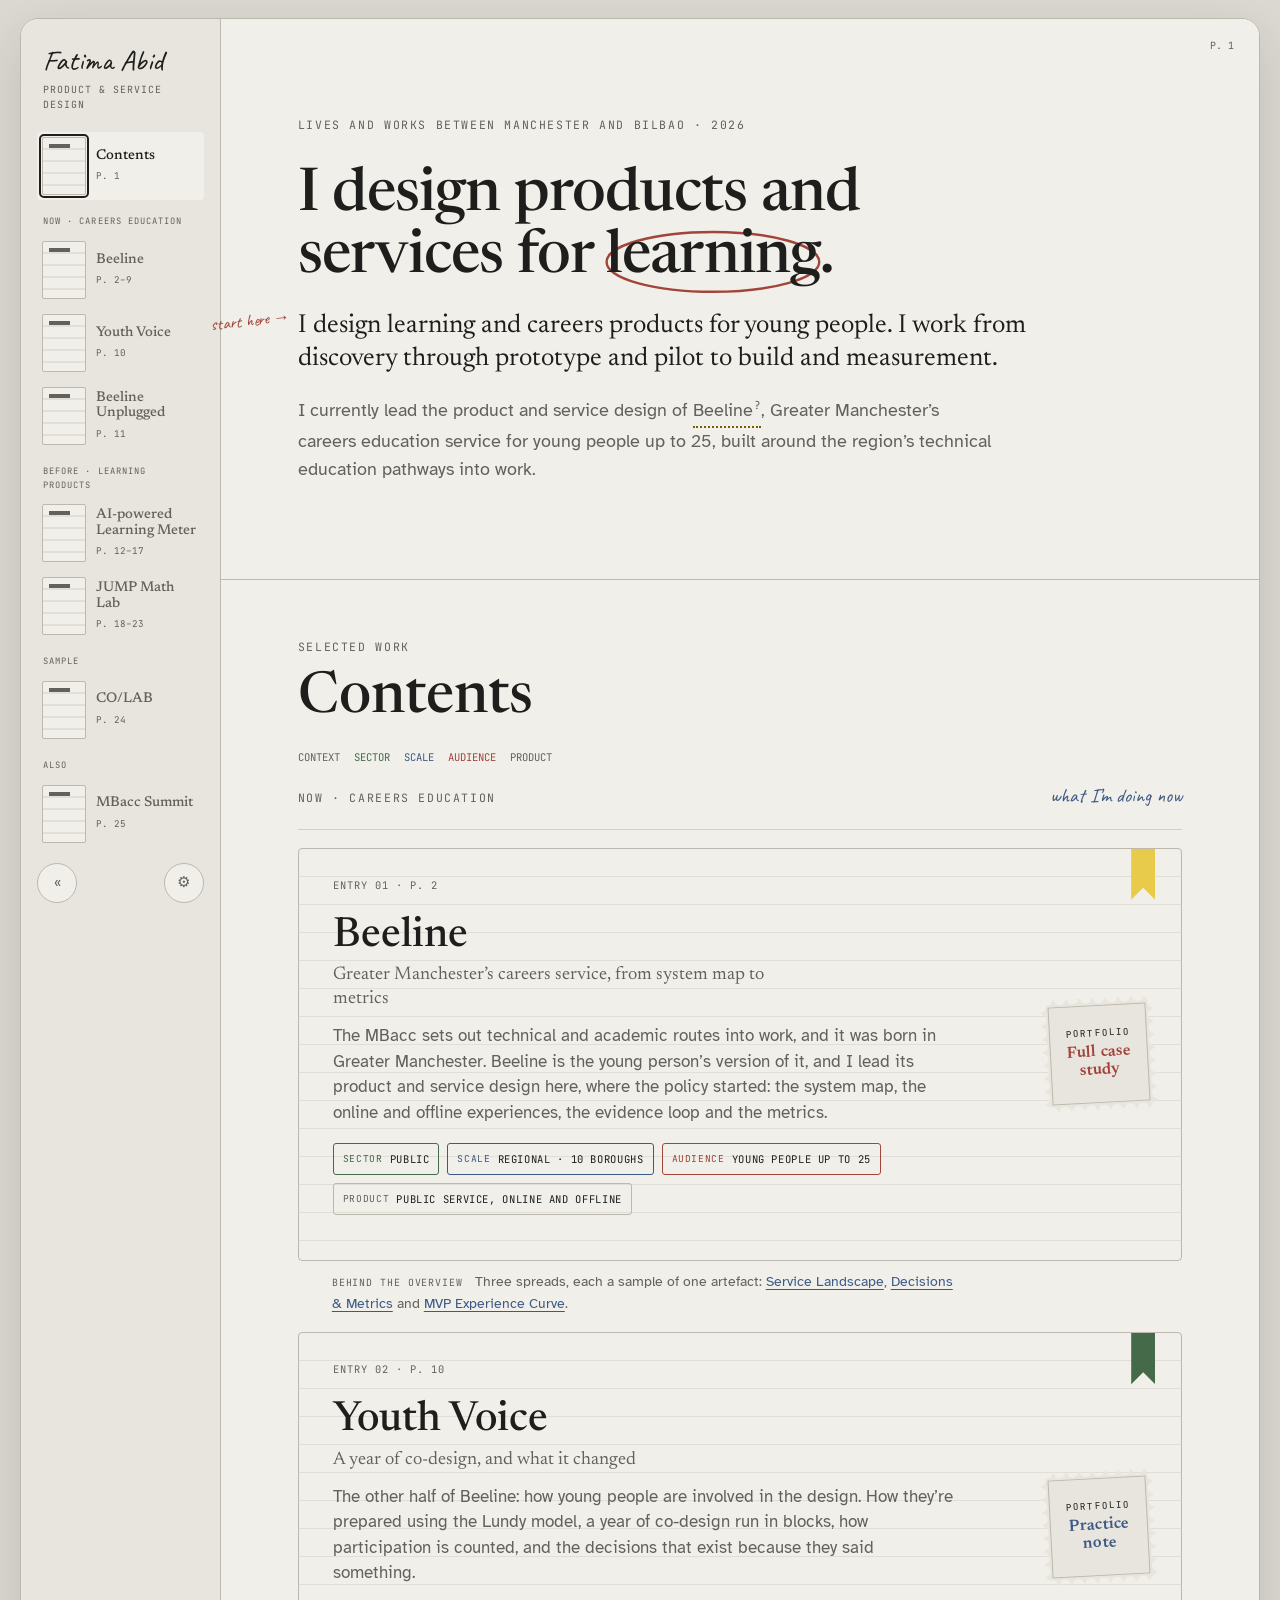
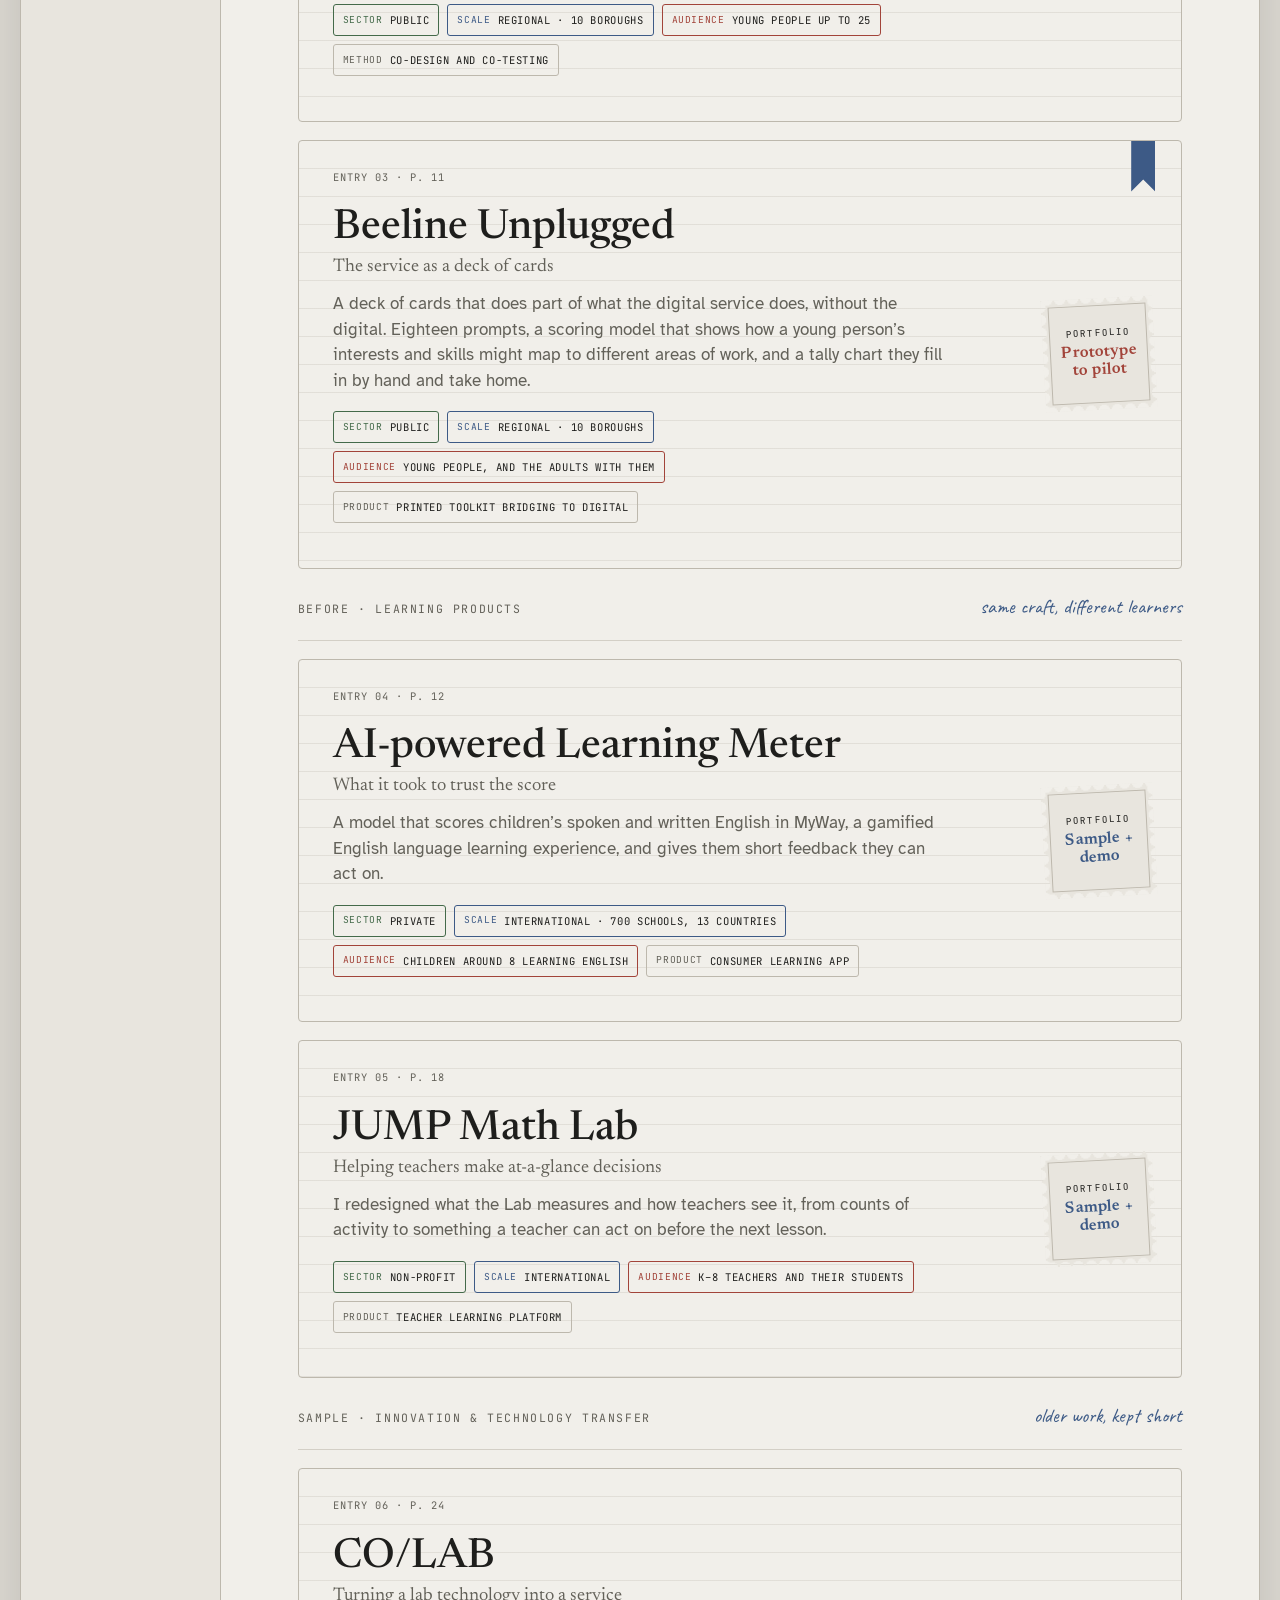
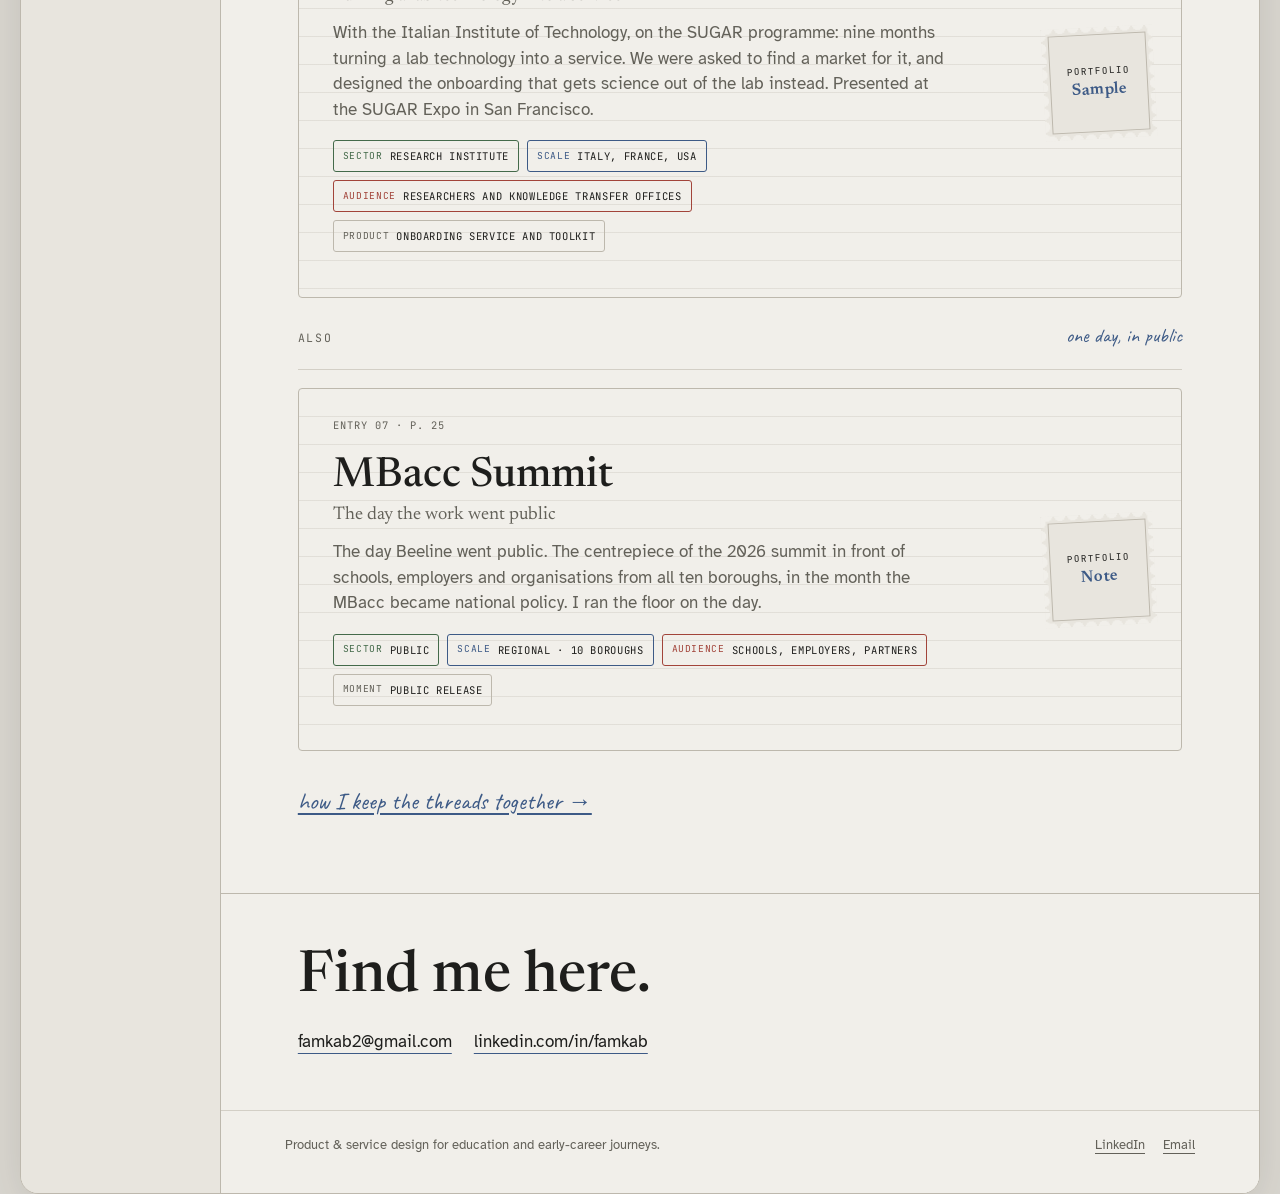
<file: index.html>
<!doctype html>
<html lang="en">
<meta charset="utf-8">
<meta name="viewport" content="width=device-width,initial-scale=1">
<title>Fatima Abid — Product &amp; Service Designer</title>
<meta name="description" content="Portfolio of Fatima Abid, designing education and early-career services from discovery to validated pilot.">
<link rel="icon" href="assets/img/favicon.svg" type="image/svg+xml">
<link rel="alternate icon" href="assets/img/favicon-32.png" sizes="32x32">
<link rel="apple-touch-icon" href="assets/img/favicon-180.png">
<link rel="preconnect" href="https://fonts.googleapis.com">
<link rel="preconnect" href="https://fonts.gstatic.com" crossorigin>
<link rel="stylesheet" href="https://fonts.googleapis.com/css2?family=Newsreader:ital,opsz,wght@0,6..72,400;0,6..72,500;0,6..72,600&family=Atkinson+Hyperlegible:ital,wght@0,400;0,700;1,400&family=Caveat:wght@500;700&family=JetBrains+Mono:wght@400;500&display=swap">
<link rel="stylesheet" href="assets/journal.css">
<style>
main{padding:0}
.home-hero{position:relative;min-height:560px;display:flex;flex-direction:column;justify-content:center;
  padding:70px clamp(24px,6vw,78px) 54px}
.home-hero h1{max-width:850px;margin:18px 0 0}
.hero-line{position:relative}
.margin-note{position:absolute;right:100%;top:2px;margin-right:8px;width:max-content;max-width:88px;
  color:var(--red);font-family:var(--hand);font-size:1.05rem;line-height:1.05;transform:rotate(-6deg);text-align:right;white-space:nowrap}
.hero-line{margin:20px 0 0;max-width:52ch;font-family:var(--serif);font-size:26px;line-height:1.3}
.circled{position:relative;display:inline-block;z-index:0}
.circled svg{position:absolute;z-index:-1;left:-6px;top:-2px;width:calc(100% + 12px);height:calc(100% + 10px);overflow:visible;pointer-events:none}
.circled ellipse{fill:none;stroke:var(--red);stroke-width:2.4;vector-effect:non-scaling-stroke}
.hero-sub{margin-top:20px;max-width:58ch;font-size:18px;color:var(--pencil)}
.home-intro{max-width:650px;margin-top:28px;font-size:1.2rem;color:var(--pencil)}
.contents-section{border-top:1px solid var(--rule-strong);padding:58px clamp(24px,6vw,78px) 70px}
.contents-heading{display:flex;align-items:end;justify-content:space-between;gap:20px;margin-bottom:22px}
.contents-heading h2{margin:6px 0 0;font-size:clamp(2.2rem,5vw,3.6rem);line-height:1}
.contents-heading>span{font-family:var(--hand);font-size:1.5rem;color:var(--blue);transform:rotate(3deg)}
.ctx-legend{margin-bottom:18px;display:flex;flex-wrap:wrap;gap:6px 14px;font-family:var(--mono);font-size:.66rem;text-transform:uppercase;color:var(--pencil)}
.ctx-legend .s{color:var(--green)}.ctx-legend .c{color:var(--blue)}.ctx-legend .a{color:var(--red)}
.entry-list{display:grid;gap:18px}
.group-line{display:flex;flex-wrap:wrap;align-items:baseline;justify-content:space-between;gap:8px;
  border-bottom:1px solid var(--rule);padding-bottom:8px}
.group-line .hand{font-size:1.25rem}
.journal-entry{position:relative;display:block;min-height:250px;overflow:hidden;border:1px solid var(--rule-strong);
  border-radius:4px;padding:28px 34px;background-color:var(--paper);
  background-image:repeating-linear-gradient(to bottom,transparent 0,transparent 27px,var(--rule) 28px);
  text-decoration:none;transition:transform .18s ease}
.journal-entry:hover{transform:translateY(-2px) rotate(-.6deg)}
.journal-entry h3{max-width:760px;margin:22px 0 0;font-family:var(--serif);font-weight:500;
  font-size:clamp(1.8rem,4vw,2.6rem);line-height:1.02}
.entry-meta{font-family:var(--mono);font-size:.65rem;letter-spacing:.1em;text-transform:uppercase;color:var(--pencil);margin:0}
.entry-sub{margin:6px 0 0;font-family:var(--serif);font-size:1.15rem;line-height:1.3;color:var(--pencil);max-width:44ch}
.entry-description{max-width:620px;margin-top:12px;color:var(--pencil)}
.bookmark{position:absolute;right:26px;top:-1px;width:24px;height:52px;clip-path:polygon(0 0,100% 0,100% 100%,50% 77%,0 100%)}
.bk-honey{background:var(--hi-solid)}.bk-blue{background:var(--blue)}.bk-green{background:var(--green)}
.ctx-row{display:flex;flex-wrap:wrap;gap:8px;margin-top:18px;list-style:none;padding:0}
.depth{margin:-8px 0 0;padding:0 34px;font-size:14px;color:var(--pencil);max-width:78ch}
.depth span{font-family:var(--mono);font-size:.62rem;letter-spacing:.09em;text-transform:uppercase;
  margin-right:8px;color:var(--pencil)}
.depth a{color:var(--blue);text-decoration:underline;text-underline-offset:3px}
@media (max-width:760px){ .depth{padding:0 20px} }
.howlink{margin-top:28px;display:inline-flex;min-height:44px;align-items:center;font-family:var(--hand);
  font-size:1.5rem;color:var(--blue);text-decoration:underline;text-underline-offset:4px}
.contact-note{display:grid;gap:22px;border-top:1px solid var(--rule-strong);padding:55px clamp(24px,6vw,78px)}
.contact-note h2{margin:0;font-size:clamp(2.2rem,5vw,3.6rem);line-height:1}
.contact-note div{display:flex;flex-wrap:wrap;gap:22px}
.contact-note a{text-decoration:underline;text-decoration-color:var(--blue);text-underline-offset:6px}
@media (max-width:760px){
  .home-hero{min-height:520px;padding:52px 20px 42px}
  .margin-note{display:none}
  .contents-section,.contact-note{padding-inline:20px}
  .journal-entry{display:flex;min-height:250px;flex-direction:column;justify-content:space-between;padding:20px}
  .bookmark{right:18px}
  }
</style>

<a class="skip" href="#main">Skip to the page</a>
<div class="layout">
<main id="main" tabindex="-1">
  <section class="home-hero">
    <p class="mono">Lives and works between Manchester and Bilbao · 2026</p>
    <h1>I design products and services for <span class="circled">learning<svg viewBox="0 0 240 72" preserveAspectRatio="none" aria-hidden="true"><ellipse cx="120" cy="36" rx="113" ry="30"/></svg></span>.</h1>
    <p class="hero-line"><span class="margin-note" aria-hidden="true">start here →</span>I design learning and careers
      products for young people. I work from discovery through prototype and pilot to build and measurement.</p>
    <p class="hero-sub">I currently lead the product and service design of Beeline, Greater Manchester’s careers
      education service for young people up to 25, built around the region’s technical education pathways into
      work.</p>
  </section>

  <section aria-labelledby="contents-heading" class="contents-section">
    <div class="contents-heading">
      <div><p class="mono">Selected work</p><h2 id="contents-heading">Contents</h2></div>
    </div>
    <div class="ctx-legend"><span>Context</span><span class="s">Sector</span><span class="c">Scale</span><span class="a">Audience</span><span>Product</span></div>

    <div class="entry-list">
      <div class="group-line"><p class="mono">Now · Careers education</p><p class="hand">what I’m doing now</p></div>

      <a class="journal-entry" href="beeline.html">
        <span class="bookmark bk-honey" aria-hidden="true"></span>
        <div>
          <p class="entry-meta">Entry 01 · p. 2</p>
          <h3>Beeline</h3>
          <p class="entry-sub">Greater Manchester’s careers service, from system map to metrics</p>
          <p class="entry-description">The MBacc sets out technical and academic routes into work, and it was born in
            Greater Manchester. Beeline is the young person’s version of it, and I lead its product and service design
            here, where the policy started: the system map, the online and offline experiences, the evidence loop and
            the metrics.</p>
          <ul class="ctx-row" aria-label="Case study context">
            <li class="stamp-ctx stamp-sector"><i>Sector</i>Public</li>
            <li class="stamp-ctx stamp-scale"><i>Scale</i>Regional · 10 boroughs</li>
            <li class="stamp-ctx stamp-audience"><i>Audience</i>Young people up to 25</li>
            <li class="stamp-ctx stamp-product"><i>Product</i>Public service, online and offline</li>
          </ul>
        </div>
        <span class="entry-stamp"><span class="pstamp pstamp-full" aria-hidden="true">Portfolio<b>Full case study</b></span></span>
      </a>
      <p class="depth"><span>Behind the overview</span> Three spreads, each a sample of one artefact:
        <a href="beeline-landscape.html">Service Landscape</a>,
        <a href="beeline-evidence.html">Decisions &amp; Metrics</a> and
        <a href="beeline-showtells.html">MVP Experience Curve</a>.</p>

      
      <a class="journal-entry" href="youth-voice.html">
        <span class="bookmark bk-green" aria-hidden="true"></span>
        <div>
          <p class="entry-meta">Entry 02 · p. 10</p>
          <h3>Youth Voice</h3>
          <p class="entry-sub">A year of co-design, and what it changed</p>
          <p class="entry-description">The other half of Beeline: how young people are involved in the design. How they’re
            prepared using the Lundy model, a year of co-design run in blocks, how participation is counted, and the
            decisions that exist because they said something.</p>
          <ul class="ctx-row" aria-label="Case study context">
            <li class="stamp-ctx stamp-sector"><i>Sector</i>Public</li>
            <li class="stamp-ctx stamp-scale"><i>Scale</i>Regional · 10 boroughs</li>
            <li class="stamp-ctx stamp-audience"><i>Audience</i>Young people up to 25</li>
            <li class="stamp-ctx stamp-product"><i>Method</i>Co-design and co-testing</li>
          </ul>
        </div>
        <span class="entry-stamp"><span class="pstamp pstamp-sample" aria-hidden="true">Portfolio<b>Practice note</b></span></span>
      </a>

      <a class="journal-entry" href="discovery-game.html">
        <span class="bookmark bk-blue" aria-hidden="true"></span>
        <div>
          <p class="entry-meta">Entry 03 · p. 11</p>
          <h3>Beeline Unplugged</h3>
          <p class="entry-sub">The service as a deck of cards</p>
          <p class="entry-description">A deck of cards that does part of what the digital service does, without the digital.
            Eighteen prompts, a scoring model that shows how a young person’s interests and skills might map to
            different areas of work, and a tally chart they fill in by hand and take home.</p>
          <ul class="ctx-row" aria-label="Case study context">
            <li class="stamp-ctx stamp-sector"><i>Sector</i>Public</li>
            <li class="stamp-ctx stamp-scale"><i>Scale</i>Regional · 10 boroughs</li>
            <li class="stamp-ctx stamp-audience"><i>Audience</i>Young people, and the adults with them</li>
            <li class="stamp-ctx stamp-product"><i>Product</i>Printed toolkit bridging to digital</li>
          </ul>
        </div>
        <span class="entry-stamp"><span class="pstamp pstamp-full" aria-hidden="true">Portfolio<b>Prototype to pilot</b></span></span>
      </a>

      <div class="group-line" style="margin-top:8px"><p class="mono">Before · Learning products</p><p class="hand">same craft, different learners</p></div>

      <a class="journal-entry" href="learning-meter.html">
        <div>
          <p class="entry-meta">Entry 04 · p. 12</p>
          <h3>AI-powered Learning Meter</h3>
          <p class="entry-sub">What it took to trust the score</p>
          <p class="entry-description">A model that scores children’s spoken and written English in MyWay, a gamified
            English language learning experience, and gives them short feedback they can act on.</p>
          <ul class="ctx-row" aria-label="Case study context">
            <li class="stamp-ctx stamp-sector"><i>Sector</i>Private</li>
            <li class="stamp-ctx stamp-scale"><i>Scale</i>International · 700 schools, 13 countries</li>
            <li class="stamp-ctx stamp-audience"><i>Audience</i>Children around 8 learning English</li>
            <li class="stamp-ctx stamp-product"><i>Product</i>Consumer learning app</li>
          </ul>
        </div>
        <span class="entry-stamp"><span class="pstamp pstamp-sample" aria-hidden="true">Portfolio<b>Sample + demo</b></span></span>
      </a>

      <a class="journal-entry" href="jump-math.html">
        <div>
          <p class="entry-meta">Entry 05 · p. 18</p>
          <h3>JUMP Math Lab</h3>
          <p class="entry-sub">Helping teachers make at-a-glance decisions</p>
          <p class="entry-description">I redesigned what the Lab measures and how teachers see it, from counts of activity
            to something a teacher can act on before the next lesson.</p>
          <ul class="ctx-row" aria-label="Case study context">
            <li class="stamp-ctx stamp-sector"><i>Sector</i>Non-profit</li>
            <li class="stamp-ctx stamp-scale"><i>Scale</i>International</li>
            <li class="stamp-ctx stamp-audience"><i>Audience</i>K–8 teachers and their students</li>
            <li class="stamp-ctx stamp-product"><i>Product</i>Teacher learning platform</li>
          </ul>
        </div>
        <span class="entry-stamp"><span class="pstamp pstamp-sample" aria-hidden="true">Portfolio<b>Sample + demo</b></span></span>
      </a>

      <div class="group-line" style="margin-top:8px"><p class="mono">Sample · innovation &amp; technology transfer</p><p class="hand">older work, kept short</p></div>

      <a class="journal-entry" href="co-lab.html">
        <div>
          <p class="entry-meta">Entry 06 · p. 24</p>
          <h3>CO/LAB</h3>
          <p class="entry-sub">Turning a lab technology into a service</p>
          <p class="entry-description">With the Italian Institute of Technology, on the SUGAR programme: nine months
            turning a lab technology into a service. We were asked to find a market for it, and designed the onboarding
            that gets science out of the lab instead. Presented at the SUGAR Expo in San Francisco.</p>
          <ul class="ctx-row" aria-label="Case study context">
            <li class="stamp-ctx stamp-sector"><i>Sector</i>Research institute</li>
            <li class="stamp-ctx stamp-scale"><i>Scale</i>Italy, France, USA</li>
            <li class="stamp-ctx stamp-audience"><i>Audience</i>Researchers and knowledge transfer offices</li>
            <li class="stamp-ctx stamp-product"><i>Product</i>Onboarding service and toolkit</li>
          </ul>
        </div>
        <span class="entry-stamp"><span class="pstamp pstamp-sample" aria-hidden="true">Portfolio<b>Sample</b></span></span>
      </a>

      <div class="group-line" style="margin-top:8px"><p class="mono">Also</p><p class="hand">one day, in public</p></div>

      <a class="journal-entry" href="mbacc-summit.html">
        <div>
          <p class="entry-meta">Entry 07 · p. 25</p>
          <h3>MBacc Summit</h3>
          <p class="entry-sub">The day the work went public</p>
          <p class="entry-description">The day Beeline went public. The centrepiece of the 2026 summit in front of
            schools, employers and organisations from all ten boroughs, in the month the MBacc became national policy.
            I ran the floor on the day.</p>
          <ul class="ctx-row" aria-label="Case study context">
            <li class="stamp-ctx stamp-sector"><i>Sector</i>Public</li>
            <li class="stamp-ctx stamp-scale"><i>Scale</i>Regional · 10 boroughs</li>
            <li class="stamp-ctx stamp-audience"><i>Audience</i>Schools, employers, partners</li>
            <li class="stamp-ctx stamp-product"><i>Moment</i>Public release</li>
          </ul>
        </div>
        <span class="entry-stamp"><span class="pstamp pstamp-sample" aria-hidden="true">Portfolio<b>Note</b></span></span>
      </a>
    </div>

    <a class="howlink" href="how-i-work.html">how I keep the threads together →</a>
  </section>

  <section class="contact-note">
    <h2>Find me here.</h2>
    <div>
      <a href="mailto:famkab2@gmail.com">famkab2@gmail.com</a>
      <a href="https://linkedin.com/in/famkab">linkedin.com/in/famkab</a>
    </div>
  </section>
</main>
</div>
<script src="assets/site.js"></script>
</html>
</file>
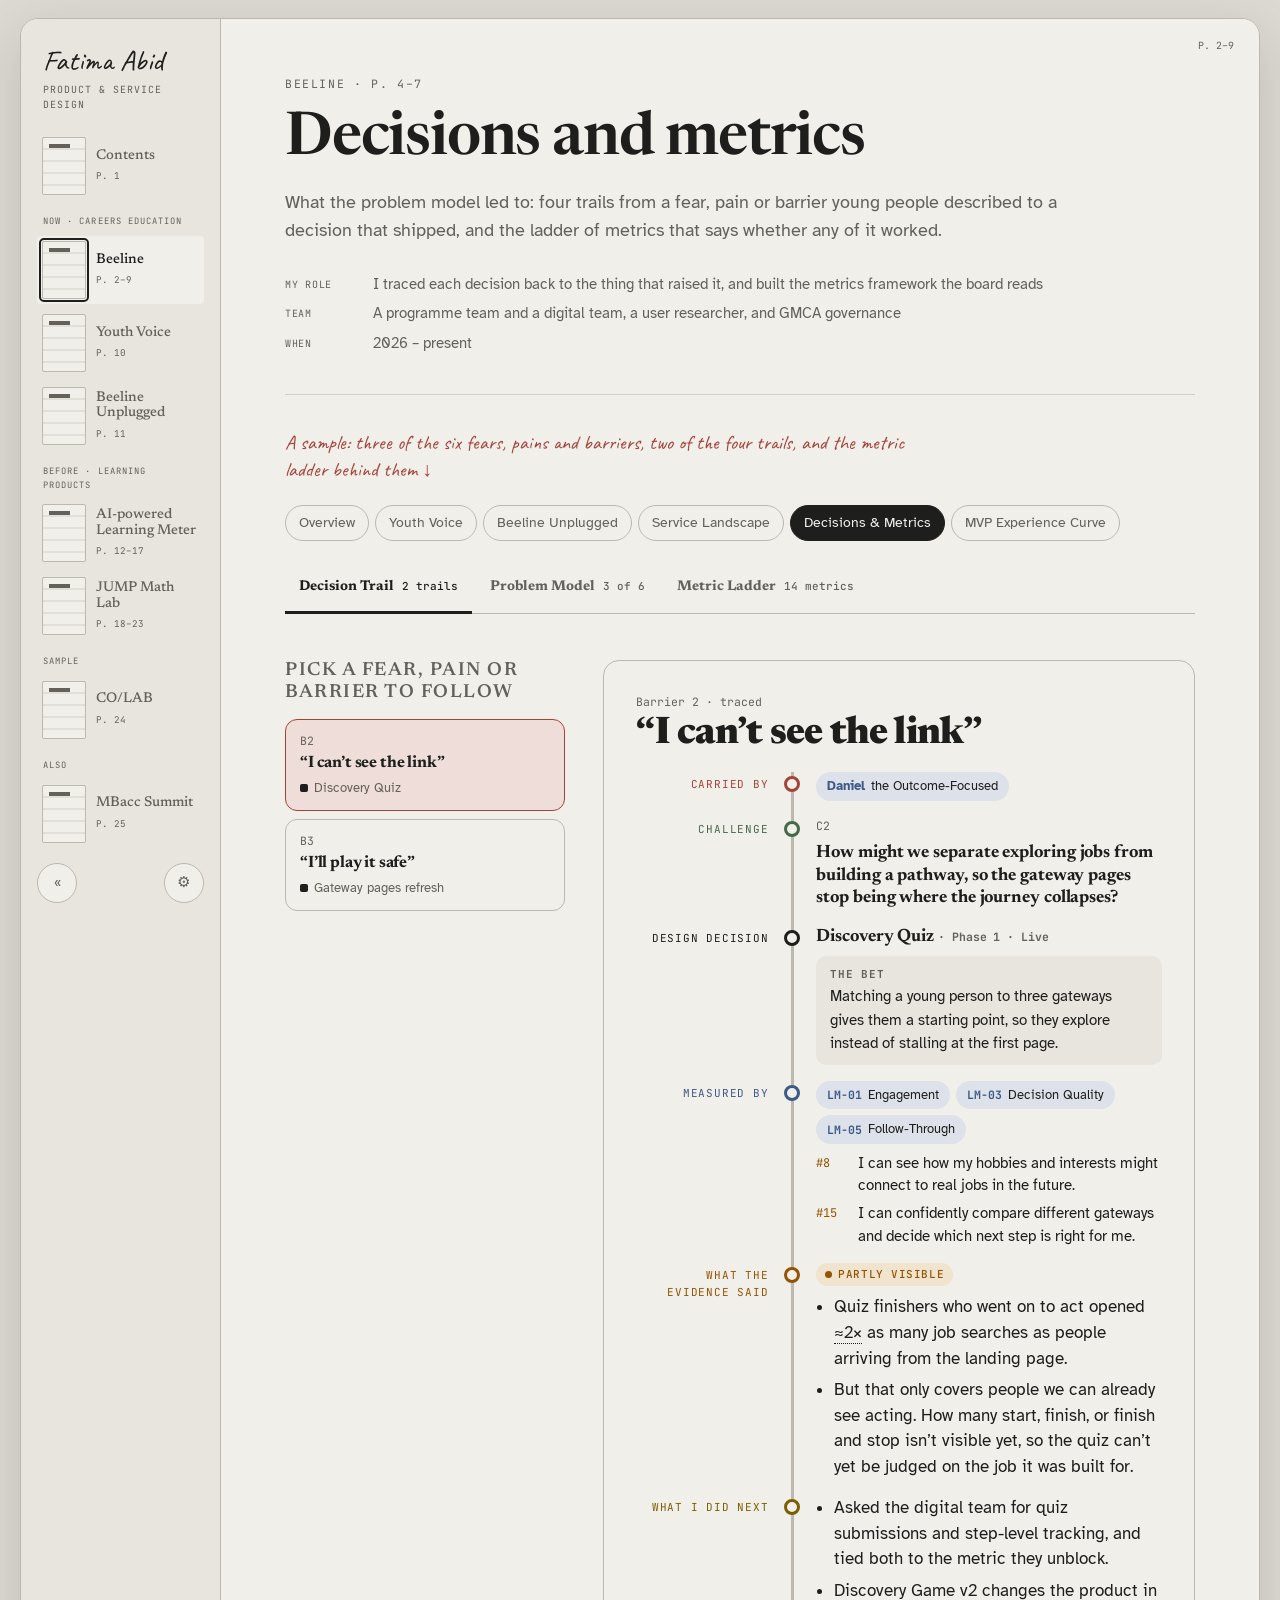
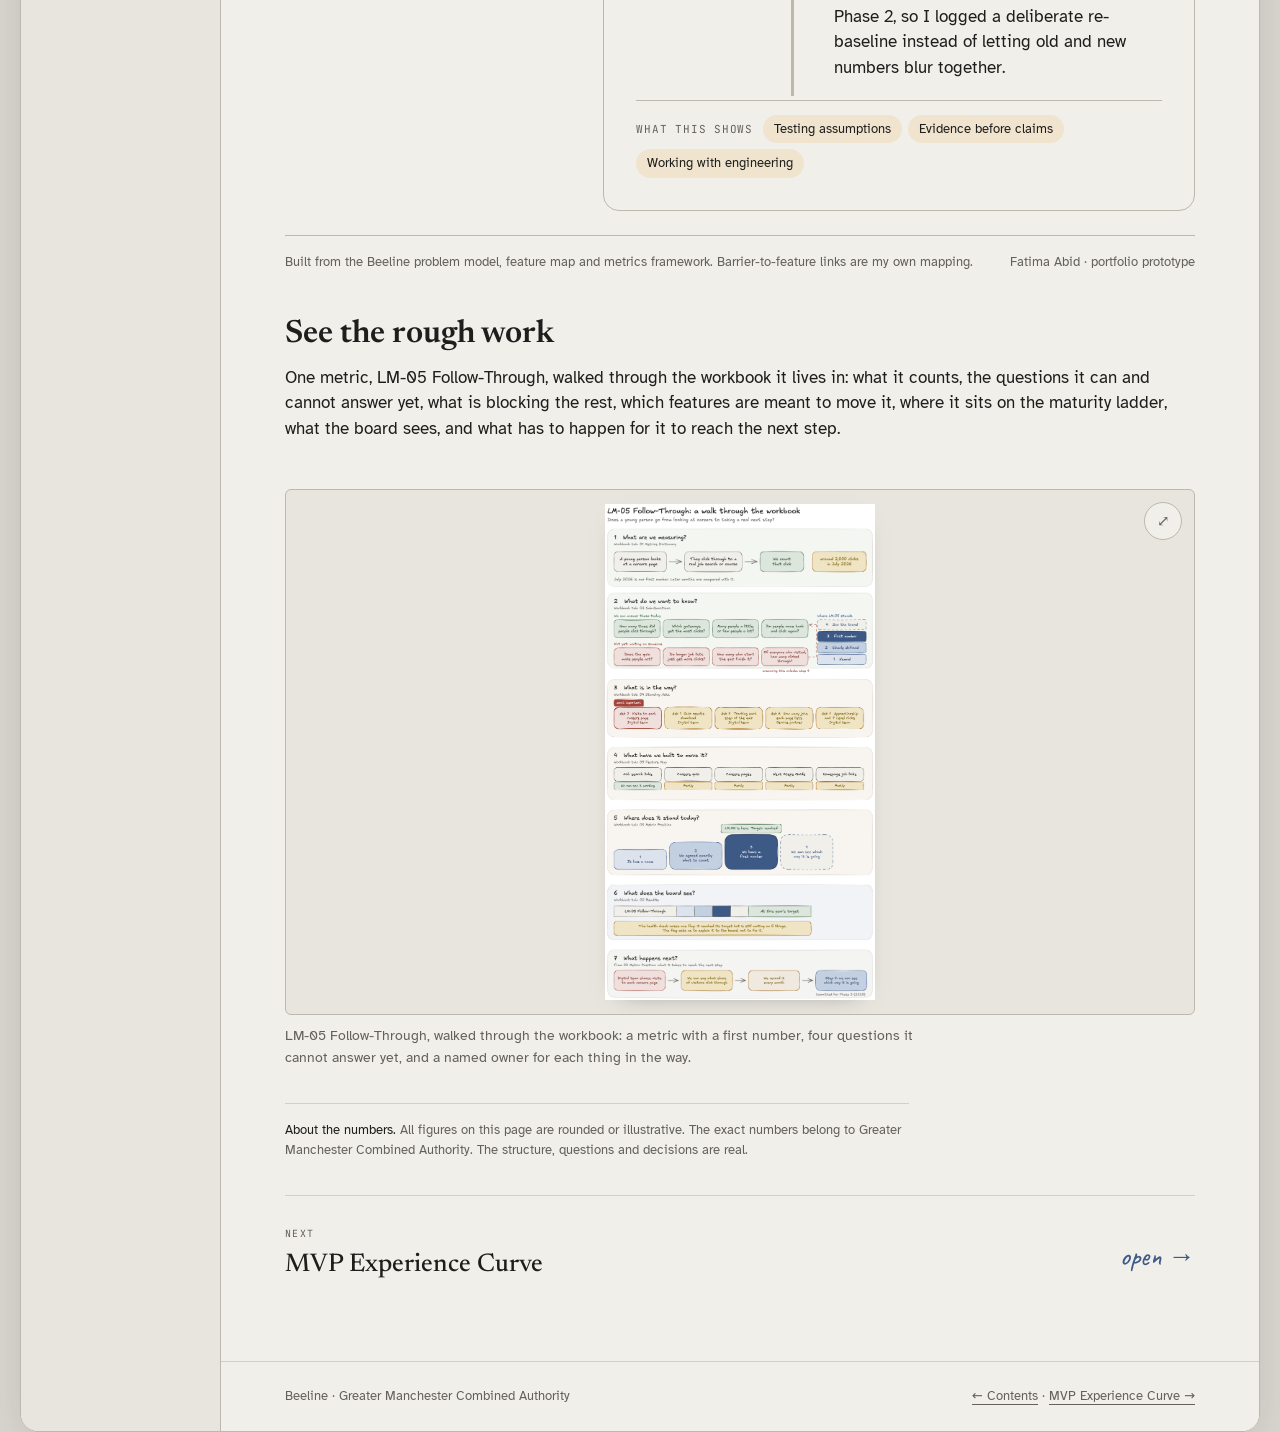
<file: beeline-evidence.html>
<!doctype html>
<html lang="en">
<meta charset="utf-8">
<meta name="viewport" content="width=device-width,initial-scale=1">
<title>Decisions and metrics · Beeline</title>
<link rel="icon" href="assets/img/favicon.svg" type="image/svg+xml">
<link rel="alternate icon" href="assets/img/favicon-32.png" sizes="32x32">
<link rel="apple-touch-icon" href="assets/img/favicon-180.png">
<link rel="preconnect" href="https://fonts.googleapis.com">
<link rel="preconnect" href="https://fonts.gstatic.com" crossorigin>
<link rel="stylesheet" href="https://fonts.googleapis.com/css2?family=Newsreader:ital,opsz,wght@0,6..72,400;0,6..72,500;0,6..72,600&family=Atkinson+Hyperlegible:ital,wght@0,400;0,700;1,400&family=Caveat:wght@500;700&family=JetBrains+Mono:wght@400;500&display=swap">
<link rel="stylesheet" href="assets/journal.css">
<style>

:root{
  --bg:var(--paper); --surface:var(--paper); --sunk:var(--paper-2); --line:var(--rule-strong); --muted:var(--pencil);
  --honey:var(--hi-solid); --honey-soft:var(--amber-w); --honey-ink:var(--hi-ink);
  --display:var(--serif);
  --ok:var(--green); --ok-soft:var(--green-w); --bad:var(--red); --bad-soft:var(--red-w);
  --warn:var(--amber); --warn-soft:var(--amber-w); --part:var(--amber); --part-soft:var(--amber-w);
  --no:var(--pencil); --no-soft:var(--paper-2);
}
h1,h2,h3,h4{font-family:var(--serif)!important;font-weight:600}
.wrap{max-width:none!important}
.wrap>header{display:none}

:root{ --c-bar:var(--red); --c-bar-soft:var(--red-w); --c-per:var(--blue); --c-per-soft:var(--blue-w);
  --c-chl:var(--green); --c-chl-soft:var(--green-w); --c-dec:var(--ink); --c-dec-soft:var(--paper-2);
  --c-met:var(--blue); --c-met-soft:var(--blue-w); --c-out:var(--amber); --c-out-soft:var(--amber-w); }
.subnav{display:flex;flex-wrap:wrap;gap:6px;margin:0 0 26px}
.subnav a{text-decoration:none;font-size:14px;color:var(--pencil);border:1px solid var(--rule-strong);
  border-radius:999px;padding:6px 13px;background:var(--paper)}
.subnav a:hover{border-color:var(--ink);color:var(--ink)}
.subnav a[aria-current="page"]{background:var(--ink);color:var(--paper);border-color:var(--ink)}
.pagehead h1{margin:2px 0 4px}
.where{display:none}

:root{
  --bg:var(--paper-2); --surface:var(--paper); --sunk:var(--paper-2); --muted:var(--pencil); --line:var(--rule-strong);
  --honey:var(--hi-solid); --honey-soft:var(--amber-w); --honey-ink:var(--hi-ink);
  --c-bar:var(--red); --c-bar-soft:var(--red-w);
  --c-per:var(--blue); --c-per-soft:var(--blue-w);
  --c-chl:var(--green); --c-chl-soft:var(--green-w);
  --c-dec:var(--ink); --c-dec-soft:var(--paper-2);
  --c-met:var(--blue); --c-met-soft:var(--blue-w);
  --c-out:var(--amber); --c-out-soft:var(--amber-w);
  --ok:var(--green); --ok-soft:var(--green-w); --part:var(--amber); --part-soft:var(--amber-w); --no:var(--pencil); --no-soft:var(--paper-2);
  --display:var(--serif);
  --body:"Atkinson Hyperlegible","Segoe UI",system-ui,sans-serif;
  --mono:"JetBrains Mono",ui-monospace,"SF Mono",Menlo,monospace;
}
.wrap{max-width:1240px;margin-inline:auto;display:grid;gap:24px}

/* header */
.eyebrow{font-family:var(--mono);font-size:12px;letter-spacing:.08em;text-transform:uppercase;color:var(--muted);display:flex;gap:10px;align-items:center}
h1{font-family:var(--serif);font-weight:600;font-size:clamp(34px,5vw,60px);line-height:1.04;letter-spacing:-.02em;margin:8px 0 10px;text-wrap:balance}
.lede{max-width:66ch;color:var(--muted);margin:0;font-size:18px}
.rough{margin-top:44px;display:grid;gap:12px}
.note{display:flex;gap:10px;align-items:flex-start;background:var(--paper-2);border:1px solid var(--rule);border-radius:6px;padding:10px 14px;font-size:13.5px;max-width:78ch}
.note b{color:var(--honey-ink)}
.approx{border-bottom:1.5px dotted currentColor;cursor:help;white-space:nowrap}

/* tabs */
.tabs{display:flex;gap:4px;border-bottom:1.5px solid var(--line)}
.tab{background:none;border:0;padding:12px 16px 10px;font-family:var(--display);font-weight:700;font-size:17px;color:var(--muted);cursor:pointer;border-bottom:3px solid transparent;margin-bottom:-1.5px;display:flex;gap:8px;align-items:baseline}
.tab small{font-family:var(--mono);font-size:11px;font-weight:500}
.tab[aria-selected="true"]{color:var(--ink);border-bottom-color:var(--honey)}
.tab:hover{color:var(--ink)}

/* ===== decision trail ===== */
.trail-layout{display:grid;grid-template-columns:280px minmax(0,1fr);gap:clamp(20px,3vw,40px);align-items:start}
.picker{display:grid;gap:8px;position:sticky;top:calc(env(safe-area-inset-top,0px) + 16px)}
.picker h2,.panel-h{font-family:var(--mono);font-size:11.5px;font-weight:500;letter-spacing:.08em;text-transform:uppercase;color:var(--muted);margin:0 0 4px}
.pick{text-align:left;background:var(--surface);border:1.5px solid var(--line);border-radius:12px;padding:12px 14px;cursor:pointer;display:grid;gap:4px;transition:border-color .2s,background .2s}
.pick:hover{border-color:var(--c-bar)}
.pick[aria-pressed="true"]{border-color:var(--c-bar);background:var(--c-bar-soft)}
.pick .q{font-family:var(--display);font-weight:700;font-size:16.5px;line-height:1.2;letter-spacing:-.01em}
.pick .f{font-size:13px;color:var(--muted);display:flex;gap:6px;align-items:center}
.pick .f::before{content:"";width:8px;height:8px;border-radius:2px;background:var(--c-dec);flex:none}

.trail{background:var(--surface);border:1.5px solid var(--line);border-radius:16px;padding:clamp(18px,2.6vw,32px);display:grid;gap:0}
.trail-top{display:flex;justify-content:space-between;gap:12px;align-items:flex-start;flex-wrap:wrap;margin-bottom:18px}
.trail-top .q{font-family:var(--display);font-weight:800;font-size:clamp(26px,3vw,38px);line-height:1.05;letter-spacing:-.02em;margin:4px 0 0;text-wrap:balance}
.station{display:grid;grid-template-columns:132px 28px minmax(0,1fr);column-gap:10px;position:relative}
.station .lab{font-family:var(--mono);font-size:11px;letter-spacing:.07em;text-transform:uppercase;color:var(--k);padding-top:4px;text-align:right}
.station .rail{position:relative;display:flex;justify-content:center}
.station .rail::before{content:"";position:absolute;top:0;bottom:0;width:3px;background:var(--line)}
.station:first-of-type .rail::before{top:12px}
.station:last-of-type .rail::before{bottom:auto;height:12px}
.station .dot{position:relative;margin-top:4px;width:16px;height:16px;border-radius:50%;background:var(--surface);border:3.5px solid var(--k);z-index:1}
.station .body{padding-bottom:16px;display:grid;gap:8px}
.station .body .h{font-family:var(--display);font-weight:700;font-size:18px;line-height:1.25;letter-spacing:-.005em}
.station .body p{margin:0;max-width:68ch}
.s-bar{--k:var(--c-bar)} .s-chl{--k:var(--c-chl)} .s-dec{--k:var(--c-dec)} .s-met{--k:var(--c-met)} .s-evi{--k:var(--part)} .s-next{--k:var(--honey-ink)} .s-out{--k:var(--c-out)}
.who{display:flex;flex-wrap:wrap;gap:6px}
.chip{display:inline-flex;align-items:center;gap:6px;border-radius:999px;padding:3px 10px;font-size:13px;background:var(--sunk);border:1px solid var(--line)}
.chip.per{background:var(--c-per-soft);border-color:transparent;color:var(--ink)}
.chip.per b{color:var(--c-per)}
.chip.met{background:var(--c-met-soft);border-color:transparent}
.chip.met b{font-family:var(--mono);font-size:11.5px;color:var(--c-met)}
.bet{background:var(--c-dec-soft);border-radius:10px;padding:10px 14px;font-size:15px}
.bet b{font-family:var(--mono);font-size:11px;letter-spacing:.07em;text-transform:uppercase;display:block;color:var(--muted);margin-bottom:2px}
.meta{font-family:var(--mono);font-size:11.5px;color:var(--muted)}
ul.pts{margin:0;padding-left:18px;display:grid;gap:6px;max-width:70ch}
.pill{display:inline-flex;align-items:center;gap:6px;font-family:var(--mono);font-size:11px;letter-spacing:.05em;text-transform:uppercase;border-radius:999px;padding:3px 9px;font-weight:500;width:max-content}
.pill::before{content:"";width:7px;height:7px;border-radius:50%;background:currentColor}
.pill.yes{background:var(--ok-soft);color:var(--ok)}
.pill.partly{background:var(--part-soft);color:var(--part)}
.pill.no{background:var(--no-soft);color:var(--no)}
.pill.no::before{background:none;border:1.5px solid currentColor}
.outs{display:grid;gap:6px}
.outs div{display:grid;grid-template-columns:34px 1fr;gap:8px;font-size:14.5px}
.outs span{font-family:var(--mono);font-size:12px;color:var(--c-out);padding-top:2px}
.shows{display:flex;flex-wrap:wrap;gap:6px;align-items:center;border-top:1.5px solid var(--line);padding-top:14px;margin-top:4px}
.shows .t{font-family:var(--mono);font-size:11px;letter-spacing:.07em;text-transform:uppercase;color:var(--muted);margin-right:4px}
.shows .chip{background:var(--honey-soft);border-color:transparent}

/* instrument demo */
.demo{border:1.5px dashed var(--c-met);border-radius:12px;padding:14px;display:grid;gap:10px;max-width:520px;background:var(--surface)}
.demo .tag{font-family:var(--mono);font-size:10.5px;letter-spacing:.07em;text-transform:uppercase;color:var(--c-met)}
.demo fieldset{border:0;margin:0;padding:0;display:grid;gap:10px}
.demo legend{font-family:var(--display);font-weight:700;font-size:17px;line-height:1.3;padding:0}
.opts{display:flex;gap:8px;flex-wrap:wrap}
.opts label{position:relative}
.opts input{position:absolute;opacity:0;inset:0;margin:0;cursor:pointer}
.opts span{display:inline-block;border:1.5px solid var(--line);border-radius:999px;padding:8px 16px;font-weight:700;cursor:pointer;background:var(--surface);transition:background .15s,border-color .15s}
.opts input:checked+span{background:var(--c-met);border-color:var(--c-met);color:var(--surface)}
.opts input:focus-visible+span{outline:3px solid var(--honey);outline-offset:2px}
.demo .res{font-size:13.5px;color:var(--muted);min-height:1.5em}

/* ===== metric ladder ===== */
.sum{display:grid;grid-template-columns:repeat(4,minmax(0,1fr));gap:10px}
.sum .c{background:var(--surface);border:1.5px solid var(--line);border-radius:12px;padding:12px 14px;display:grid;gap:2px}
.sum .n{font-family:var(--display);font-weight:800;font-size:30px;line-height:1;letter-spacing:-.02em}
.sum .l{font-size:13px;color:var(--muted)}
.ladder-layout{display:grid;grid-template-columns:minmax(0,1.05fr) minmax(0,1fr);gap:clamp(16px,2.4vw,32px);align-items:start}
.ladder{background:var(--surface);border:1.5px solid var(--line);border-radius:16px;padding:8px 0 10px;overflow:hidden}
.lhead,.lrow{display:grid;grid-template-columns:minmax(0,1.5fr) minmax(170px,1.2fr) 64px;gap:12px;align-items:center;padding:0 16px}
.lhead{font-family:var(--mono);font-size:10.5px;letter-spacing:.06em;text-transform:uppercase;color:var(--muted);padding-block:8px 6px}
.rungs-h{display:grid;grid-template-columns:repeat(4,1fr);text-align:center;font-size:9.5px;letter-spacing:0}
.tier{padding:12px 16px 4px;display:flex;gap:10px;align-items:baseline;border-top:1.5px solid var(--line);margin-top:6px}
.tier:first-of-type{border-top:0;margin-top:0}
.tier b{font-family:var(--display);font-size:14px;letter-spacing:.06em;text-transform:uppercase}
.tier span{font-size:13px;color:var(--muted);font-style:italic}
.lrow{width:100%;text-align:left;background:none;border:0;padding-block:8px;cursor:pointer;border-left:3px solid transparent}
.lrow:hover{background:var(--sunk)}
.lrow[aria-pressed="true"]{background:var(--c-met-soft);border-left-color:var(--c-met)}
.lrow .nm{display:grid;gap:0;min-width:0}
.lrow .nm i{font-style:normal;font-family:var(--mono);font-size:11px;color:var(--c-met)}
.lrow .nm b{font-weight:700;font-size:14.5px;line-height:1.25}
.lrow.sub .nm{padding-left:14px}
.lrow.sub .nm b{font-weight:400;font-size:13.5px}
.track{position:relative;display:grid;grid-template-columns:repeat(4,1fr);align-items:center;height:22px}
.track::before{content:"";position:absolute;left:12.5%;right:12.5%;top:50%;height:2px;background:var(--line);transform:translateY(-50%)}
.track .fill{position:absolute;left:12.5%;top:50%;height:4px;background:var(--c-met);transform:translateY(-50%);border-radius:2px}
.track .n{position:relative;justify-self:center;width:12px;height:12px;border-radius:50%;background:var(--surface);border:2px solid var(--line)}
.track .n.on{background:var(--c-met);border-color:var(--c-met)}
.track .n.tgt{box-shadow:0 0 0 3px var(--surface),0 0 0 5px var(--honey)}
.qa{font-family:var(--mono);font-size:12px;text-align:right;color:var(--muted)}
.qa b{color:var(--ink);font-weight:500}
.legend{display:flex;flex-wrap:wrap;gap:6px 16px;font-size:12.5px;color:var(--muted);padding:10px 16px 2px;border-top:1.5px solid var(--line);margin-top:8px}
.legend i{display:inline-block;width:12px;height:12px;border-radius:50%;vertical-align:-2px;margin-right:6px}

.detail{background:var(--surface);border:1.5px solid var(--line);border-radius:16px;padding:clamp(16px,2.2vw,26px);display:grid;gap:16px;position:sticky;top:calc(env(safe-area-inset-top,0px) + 16px)}
.detail .id{font-family:var(--mono);font-size:12px;color:var(--c-met)}
.detail h3{font-family:var(--display);font-weight:800;font-size:26px;line-height:1.08;letter-spacing:-.015em;margin:2px 0 6px}
.detail p{margin:0}
.kv{display:grid;grid-template-columns:110px minmax(0,1fr);gap:8px 14px;font-size:14.5px}
.kv dt{font-family:var(--mono);font-size:10.5px;letter-spacing:.06em;text-transform:uppercase;color:var(--muted);padding-top:3px}
.kv dd{margin:0}
.qs{list-style:none;margin:0;padding:0;display:grid;gap:8px}
.qs li{display:grid;grid-template-columns:78px minmax(0,1fr);gap:10px;align-items:start;font-size:14px}
.qs li small{display:block;color:var(--muted);font-size:13px;margin-top:2px}
.feats{display:flex;flex-wrap:wrap;gap:6px}
.feats .chip b{font-family:var(--mono);font-size:10.5px;color:var(--muted);font-weight:500}
.asks{list-style:none;margin:0;padding:0;display:grid;gap:6px;font-size:14px}
.asks li{display:grid;grid-template-columns:30px minmax(0,1fr) auto;gap:8px;align-items:baseline}
.asks .num{font-family:var(--mono);font-size:11.5px;color:var(--muted)}
.asks .by{font-size:12px;color:var(--muted);white-space:nowrap}
.asks li.closed{color:var(--muted);text-decoration:line-through}

.checks{background:var(--surface);border:1.5px solid var(--line);border-radius:16px;padding:clamp(16px,2.2vw,26px);display:grid;gap:14px}
.checks h3{font-family:var(--display);font-weight:800;font-size:22px;letter-spacing:-.01em;margin:0}
.checkgrid{display:grid;grid-template-columns:repeat(3,minmax(0,1fr));gap:12px}
.check{border-radius:12px;padding:14px;background:var(--sunk);display:grid;gap:6px;align-content:start}
.check .n{font-family:var(--display);font-weight:800;font-size:28px;line-height:1}
.check .t{font-weight:700;font-size:14.5px}
.check p{margin:0;font-size:13.5px;color:var(--muted)}
.check .ids{display:flex;flex-wrap:wrap;gap:4px}
.check .ids button{font-family:var(--mono);font-size:11.5px;border:1px solid var(--line);background:var(--surface);border-radius:6px;padding:2px 7px;cursor:pointer}
.check .ids button:hover{border-color:var(--c-met);color:var(--c-met)}

footer{font-size:13px;color:var(--muted);display:flex;flex-wrap:wrap;gap:6px 18px;justify-content:space-between;border-top:1.5px solid var(--line);padding-top:16px}

@media (max-width:980px){
  .trail-layout,.ladder-layout{grid-template-columns:1fr}
  .picker{position:static;grid-auto-flow:column;grid-auto-columns:minmax(220px,1fr);overflow-x:auto;padding-bottom:6px}
  .picker h2{display:none}
  }
@media (min-width:981px){ .picker h2{font-family:var(--serif);font-size:19px;font-weight:600;margin:0 0 8px}
  .detail{position:static}
  .checkgrid{grid-template-columns:1fr}
  .sum{grid-template-columns:repeat(2,minmax(0,1fr))}
}
@media (max-width:560px){
  .picker{grid-auto-flow:row;grid-auto-columns:auto;overflow-x:visible;padding-bottom:0;gap:8px}
  .station{grid-template-columns:22px minmax(0,1fr)}
  .station .lab{grid-column:2;text-align:left;padding:0 0 2px}
  .station .rail{grid-row:1 / span 2;grid-column:1}
  .lhead,.lrow{grid-template-columns:minmax(0,1fr) 150px}
  .lhead>:last-child,.lrow .qa{display:none}
  .kv{grid-template-columns:1fr;gap:2px}
  .kv dd{margin-bottom:8px}
  .qs li{grid-template-columns:1fr;gap:4px}
}
@media (prefers-reduced-motion:reduce){*{transition:none!important}}

.sample-note{font-family:var(--hand);font-size:1.25rem;color:var(--red);margin:0 0 22px;max-width:70ch;line-height:1.35}

.lm03{width:100%;height:auto;display:block;margin:14px 0 0;overflow:visible}
.lm03 .track{fill:var(--rule)}
.lm03 .bar{fill:var(--blue)}
.lm03 .lbl{font-family:var(--body);font-size:12.5px;fill:var(--pencil)}
.lm03 .val{font-family:var(--mono);font-size:12.5px;fill:var(--pencil)}
.lm03-wrap{border-top:1px solid var(--rule-strong);padding-top:18px;margin-top:8px}
.lm03-key{display:flex;flex-wrap:wrap;gap:8px 18px;font-size:13px;color:var(--pencil);margin-top:12px;align-items:center}
.lm03-key i{display:inline-block;width:15px;height:9px;border-radius:2px;margin-right:7px;vertical-align:middle}
@media (max-width:640px){ .lm03 .lbl{font-size:16px} .lm03 .val{font-size:15px} }

/* ---------- problem model ---------- */
.pm{display:grid;gap:44px}
.pm section{display:grid;gap:18px}
.sec-h{display:flex;gap:14px;align-items:baseline;flex-wrap:wrap}

/* 1. how it reads */
.sentence{background:var(--paper);border:1px solid var(--rule-strong);border-radius:6px;padding:clamp(16px,2.5vw,26px);font-family:var(--serif);font-size:clamp(19px,2vw,24px);line-height:1.6}
.sentence .w{border-bottom:2px solid var(--k);padding-bottom:1px}
.layers{display:grid;grid-template-columns:repeat(4,minmax(0,1fr));gap:0;border:1px solid var(--rule-strong);border-radius:6px;overflow:hidden;background:var(--paper)}
.layer{padding:16px 18px 18px;display:grid;gap:6px;align-content:start;border-top:4px solid var(--k);position:relative}
.layer+.layer{border-left:1px dashed var(--rule-strong)}
.layer .n{font-family:var(--serif);font-size:40px;line-height:1;color:var(--k)}
.layer b{font-family:var(--serif);font-weight:600;font-size:19px}
.layer .ask{font-family:var(--hand);font-size:21px;color:var(--k);line-height:1.1}
.layer p{margin:0;font-size:14.5px}
.layer .src{font-family:var(--mono);font-size:10.5px;color:var(--pencil);letter-spacing:.04em;text-transform:uppercase;margin-top:4px}
.layer .arrow{position:absolute;right:-13px;top:44px;z-index:1;font-family:var(--hand);font-size:26px;color:var(--pencil);background:var(--paper);line-height:1;padding:0 2px}
.k-bar{--k:var(--red);--w:var(--red-w)} .k-per{--k:var(--ink);--w:var(--paper-2)} .k-chl{--k:var(--green);--w:var(--green-w)} .k-out{--k:var(--hi-ink);--w:var(--hi-w)}
.rules{display:grid;grid-template-columns:repeat(3,minmax(0,1fr));gap:14px}
.rules div{border-top:2px solid var(--ink);padding-top:10px;display:grid;gap:4px}
.rules b{font-family:var(--serif);font-weight:600;font-size:17px}
.rules p{margin:0;font-size:14.5px;color:var(--pencil)}

/* 2. follow one fear */
.flay{display:grid;gap:0;border:1px solid var(--rule-strong);border-radius:6px;background:var(--paper);overflow:hidden}
.flay-band{display:grid;grid-template-columns:168px minmax(0,1fr);gap:20px;padding:18px 20px;align-items:start;
  border-left:5px solid var(--k,var(--rule-strong))}
.lay+.flay-band{border-top:1px dashed var(--rule-strong)}
.flay-k{font-family:var(--mono);font-size:10.5px;letter-spacing:.07em;text-transform:uppercase;color:var(--k);padding-top:5px}
.flay-k small{display:block;font-family:var(--body);font-size:11.5px;letter-spacing:0;text-transform:none;color:var(--pencil);margin-top:3px;line-height:1.35}
.flay-row{display:flex;flex-wrap:wrap;gap:8px}
.it{border:1px solid var(--rule-strong);background:var(--paper);border-radius:4px;padding:8px 12px;font-size:14px;
  line-height:1.35;transition:opacity .18s,border-color .18s,background .18s}
.it.dim{opacity:.26}
.it.on{border-color:var(--k);background:var(--w)}
button.it{cursor:pointer;font-family:var(--serif);font-size:16px;border-radius:999px;padding:7px 14px}
button.it:hover{border-color:var(--k)}
.it .id{font-family:var(--mono);font-size:10.5px;color:var(--pencil);margin-right:6px}
.it b{font-family:var(--serif);font-size:16px;font-weight:600;display:block}
.it .sub{font-size:12.5px;color:var(--pencil)}
.outs24{display:grid;grid-template-columns:repeat(auto-fill,minmax(212px,1fr));gap:8px}
.outs24 .it{display:grid;grid-template-columns:26px minmax(0,1fr);gap:6px;align-items:start;font-size:13px;padding:9px 11px}
.outs24 .id{margin:0;padding-top:1px}
.story{font-family:var(--serif);font-size:18px;line-height:1.55;margin:0;max-width:78ch;background:var(--paper);border-left:3px solid var(--hi-solid);padding:12px 18px}
@media (max-width:760px){ .flay-band{grid-template-columns:1fr;gap:10px} .flay-k{padding-top:0} }

/* 3. matrix */
.matrix-wrap{overflow-x:auto;background:var(--paper);border:1px solid var(--rule-strong);border-radius:6px}
table.mx{border-collapse:collapse;width:100%;min-width:980px;font-size:13px}
.mx th,.mx td{padding:0;text-align:center;border-bottom:1px solid var(--rule)}
.mx tbody td,.mx tbody th{height:52px}
.mx thead th{font-family:var(--mono);font-size:10.5px;color:var(--pencil);font-weight:400;padding:12px 4px 10px;border-bottom:1px solid var(--rule-strong)}
.mx thead th.grp{font-size:10px;letter-spacing:.06em;text-transform:uppercase;padding:10px 4px 2px;border-bottom:0}
.mx th.row{text-align:left;padding:0}
.mx th.row button{all:unset;cursor:pointer;display:block;padding:12px 16px;font-family:var(--serif);font-size:15.5px;font-weight:400;white-space:nowrap;width:100%;box-sizing:border-box}
.mx th.row button small{font-family:var(--mono);font-size:10.5px;color:var(--pencil);margin-right:6px}
.mx th.row button.mx tr.on th.row button{background:var(--red-w);box-shadow:inset 3px 0 0 var(--red)}
.mx td.p,.mx td.c{font-family:var(--mono);font-size:11px;white-space:nowrap;padding:0 14px;color:var(--pencil);text-align:left;line-height:1.5}
.mx td.c{color:var(--green)}
.mx td.o{width:30px;position:relative;padding:0 2px}
.pm-dot{display:inline-block;width:12px;height:12px;border-radius:50%;background:var(--hi-solid);border:1.5px solid var(--hi-ink)}
.mx td.gapcol{background:repeating-linear-gradient(135deg,transparent 0 5px,var(--red-w) 5px 8px)}
.mx thead th.gaph{color:var(--red);font-weight:500}
.mx tfoot td{font-family:var(--mono);font-size:10.5px;color:var(--pencil);padding:12px 2px;border-bottom:0}
.mx .sep{border-left:1px solid var(--rule-strong)}
.readout{min-height:1.6em;font-size:14.5px}
.readout b{font-family:var(--mono);color:var(--hi-ink);font-weight:500;margin-right:6px}
.keys{display:flex;flex-wrap:wrap;gap:6px 18px;font-size:13px;color:var(--pencil);align-items:center}
.keys i{display:inline-block;vertical-align:-2px;margin-right:6px}
.sticky{justify-self:start;background:var(--hi-solid);color:#2a2410;font-family:var(--hand);font-size:21px;line-height:1.15;padding:10px 14px 12px;max-width:340px;transform:rotate(-1.5deg);box-shadow:0 6px 12px -8px rgba(0,0,0,.4)}

@media (max-width:980px){
  .layers,.trace{grid-template-columns:repeat(2,minmax(0,1fr))}
  .layer:nth-child(3){border-left:0}
  .layer:nth-child(n+3){border-top-width:4px}
  .layer .arrow{display:none}
  .card:nth-child(3)::before{display:none}
  .rules{grid-template-columns:1fr}
}
@media (max-width:600px){
  .layers,.trace{grid-template-columns:1fr}
  .layer+.layer{border-left:0}
  .card+.card::before{content:"↓";left:14px;top:-26px;display:block!important}
  .trace{gap:30px}
}
.more{margin:8px 0 0;font-size:13.5px;color:var(--pencil);font-style:italic}

.sample-note{font-family:var(--hand);font-size:1.25rem;color:var(--red);margin:0 0 22px;max-width:70ch;line-height:1.35}
.mx th.row button:focus-visible{outline:2.5px solid var(--blue);outline-offset:3px}
</style>

<a class="skip" href="#main">Skip to the page</a>
<div class="layout">
<main id="main" tabindex="-1">
<div class="pagehead">
  <div class="mono">Beeline · p. 4–7</div>
  <h1>Decisions and metrics</h1>
  <p class="lede">What the problem model led to: four trails from a fear, pain or barrier young people described to a decision that shipped, and the ladder of metrics that says whether any of it worked.</p>
  <div class="rolestrip">
    <span><b>My role</b>I traced each decision back to the thing that raised it, and built the metrics framework the board reads</span>
    <span><b>Team</b>A programme team and a digital team, a user researcher, and GMCA governance</span>
    <span><b>When</b>2026 – present</span>
  </div>
  <div class="kicker"></div>
</div>
<p class="sample-note">A sample: three of the six fears, pains and barriers, two of the four trails, and the metric ladder behind them ↓</p>
<nav class="subnav" aria-label="Beeline spreads">
  <a href="beeline.html">Overview</a>
  <a href="youth-voice.html">Youth Voice</a>
  <a href="discovery-game.html">Beeline Unplugged</a>
  <a href="beeline-landscape.html">Service Landscape</a>
  <a href="beeline-evidence.html" aria-current="page">Decisions &amp; Metrics</a>
  <a href="beeline-showtells.html">MVP Experience Curve</a>
</nav>
<div class="wrap">
  


  <div class="tabs" role="tablist" aria-label="Beeline evidence views">
    <button class="tab" role="tab" id="tab-trail" aria-controls="view-trail" aria-selected="true">Decision Trail <small>2 trails</small></button>
    <button class="tab" role="tab" id="tab-problem" aria-controls="view-problem" aria-selected="false" tabindex="-1">Problem Model <small>3 of 6</small></button>
    <button class="tab" role="tab" id="tab-ladder" aria-controls="view-ladder" aria-selected="false" tabindex="-1">Metric Ladder <small>14 metrics</small></button>
  </div>

  <section id="view-trail" role="tabpanel" aria-labelledby="tab-trail">
    <div class="trail-layout">
      <div class="picker" id="picker" aria-label="Choose a trail"><h2>Pick a fear, pain or barrier to follow</h2></div>
      <article class="trail" id="trail" aria-live="polite"></article>
    </div>
  </section>

  <section id="view-ladder" role="tabpanel" aria-labelledby="tab-ladder" hidden>
    <div style="display:grid;gap:18px">
      <p class="lede" style="max-width:74ch">Every Beeline metric climbs the same four steps: <b>Named</b> (it exists), <b>Defined</b> (we agreed what to count), <b>Baselined</b> (we have a first number) and <b>Trended</b> (we can see which way it’s going). A metric only climbs when the evidence allows it, and the ladder shows where each one honestly stands.</p>
      <div class="sum" id="sum"></div>
      <div class="ladder-layout">
        <div class="ladder" id="ladder" role="group" aria-label="Metrics by step reached"></div>
        <aside class="detail" id="detail" aria-live="polite"></aside>
      </div>
      <section class="checks" aria-label="Design assurance">
        <div>
          <div class="panel-h">Design assurance</div>
        </div>
        <div class="checkgrid" id="checkgrid"></div>
      </section>

      <section class="rough">
        <h2>One metric, with a first number</h2>
        <p class="sec-lede">LM-03 Decision Quality asks whether young people leave with more options than they arrived with.
          A session counts as broadening when it explores two or more <button class="term" data-term="gateways">gateways</button>.
          This is the first month it could be read, and it reads badly. Between two thirds and four fifths of sessions
          narrow to one gateway, and the ones that broaden cluster in Digital and Engineering.</p>
        <div class="lm03-wrap">
            <svg class="lm03" viewBox="0 0 888 278" role="img" aria-labelledby="lm03t lm03d">
  <title id="lm03t">Share of paired-gateway sessions that explored two or more gateways</title>
  <desc id="lm03d">Digital and Technology 35 per cent. Engineering and Manufacturing 35. Financial, Business and Professional 30. Creative, Culture and Sport 30. Health and Social Care 30. Construction and the Green Economy 25. Education and Early Years 20.</desc>
  <g>
    <text class="lbl" x="256" y="24.0" text-anchor="end">Digital and Technology</text>
    <rect class="track" x="268" y="8" width="560" height="22" rx="4"/>
    <rect class="bar" x="268" y="8" width="196.0" height="22" rx="4"/>
    <text class="val" x="474.0" y="24.0">35%</text>
  </g>
  <g>
    <text class="lbl" x="256" y="62.0" text-anchor="end">Engineering and Manufacturing</text>
    <rect class="track" x="268" y="46" width="560" height="22" rx="4"/>
    <rect class="bar" x="268" y="46" width="196.0" height="22" rx="4"/>
    <text class="val" x="474.0" y="62.0">35%</text>
  </g>
  <g>
    <text class="lbl" x="256" y="100.0" text-anchor="end">Financial, Business and Professional</text>
    <rect class="track" x="268" y="84" width="560" height="22" rx="4"/>
    <rect class="bar" x="268" y="84" width="168.0" height="22" rx="4"/>
    <text class="val" x="446.0" y="100.0">30%</text>
  </g>
  <g>
    <text class="lbl" x="256" y="138.0" text-anchor="end">Creative, Culture and Sport</text>
    <rect class="track" x="268" y="122" width="560" height="22" rx="4"/>
    <rect class="bar" x="268" y="122" width="168.0" height="22" rx="4"/>
    <text class="val" x="446.0" y="138.0">30%</text>
  </g>
  <g>
    <text class="lbl" x="256" y="176.0" text-anchor="end">Health and Social Care</text>
    <rect class="track" x="268" y="160" width="560" height="22" rx="4"/>
    <rect class="bar" x="268" y="160" width="168.0" height="22" rx="4"/>
    <text class="val" x="446.0" y="176.0">30%</text>
  </g>
  <g>
    <text class="lbl" x="256" y="214.0" text-anchor="end">Construction and the Green Economy</text>
    <rect class="track" x="268" y="198" width="560" height="22" rx="4"/>
    <rect class="bar" x="268" y="198" width="140.0" height="22" rx="4"/>
    <text class="val" x="418.0" y="214.0">25%</text>
  </g>
  <g>
    <text class="lbl" x="256" y="252.0" text-anchor="end">Education and Early Years</text>
    <rect class="track" x="268" y="236" width="560" height="22" rx="4"/>
    <rect class="bar" x="268" y="236" width="112.0" height="22" rx="4"/>
    <text class="val" x="390.0" y="252.0">20%</text>
  </g>
</svg>
          <div class="lm03-key"><span><i style="background:var(--blue)"></i>Explored two or more gateways</span>
            <span><i style="background:var(--rule)"></i>Narrowed to one</span>
            <span>Paired-gateway sessions, 6 July to 4 August 2026. Percentages rounded to the nearest five.</span></div>

        </div>
        <p class="sec-lede" style="margin-top:16px">A metric that comes back with a number you did not want is still the
          metric working. It named the problem the Discovery Quiz redesign is now aimed at, and it gave the board a baseline
          to judge the next release against.</p>
      </section>
    </div>
  </section>

  <section id="view-problem" role="tabpanel" aria-labelledby="tab-problem" hidden>
<div class="pm">
  

  <!-- 1. how to read it -->
  <section aria-labelledby="read-h">
    <div class="sec-h"><h2 id="read-h">How to read it</h2><span class="hand">one sentence, four layers</span></div>
    <p class="sentence">Because a young person tells us <span class="w" style="--k:var(--red)">“I can’t see the link”</span>, and it’s <span class="w" style="--k:var(--ink)">Daniel, the Outcome-Focused</span>, who carries that fear, we ask <span class="w" style="--k:var(--green)">how might we separate exploring jobs from building a pathway?</span> We’ll know it’s resolved when he can say <span class="w" style="--k:var(--hi-ink)">“I can see how my hobbies connect to real jobs.”</span></p>
    <div class="layers">
      <div class="layer k-bar"><span class="arrow" aria-hidden="true">→</span><span class="n">6</span><b>Barriers</b><span class="ask">the fear, in their own words</span><p>Written in a young person’s voice, never ours, so we design against what they feel, not what we assume.</p><span class="src">From: landscape mapping</span></div>
      <div class="layer k-per"><span class="arrow" aria-hidden="true">→</span><span class="n">5</span><b>Personas</b><span class="ask">who carries it</span><p>Different young people carry the same fear differently. One barrier can sit with two personas.</p><span class="src">From: user research</span></div>
      <div class="layer k-chl"><span class="arrow" aria-hidden="true">→</span><span class="n">10</span><b>Challenges</b><span class="ask">how might we change it</span><p>“How might we…” questions that open a barrier up without jumping to a solution.</p><span class="src">From: design assurance</span></div>
      <div class="layer k-out"><span class="n">24</span><b>Outcomes</b><span class="ask">what resolved looks like</span><p>“I can…” statements, numbered from first steps (1) to work-ready (24). They become the success measures.</p><span class="src">From: the Equalex framework</span></div>
    </div>
    <div class="rules">
      <div><b>Every phase names a barrier</b><p>Each roadmap phase has to say which fear it moves before it’s planned in.</p></div>
      <div><b>Every proposal traces to a challenge</b><p>New features have to answer one of the ten “how might we” questions.</p></div>
      <div><b>Success is an “I can…”</b><p>A change counts as working when a young person can say the outcome, not when a page gets views.</p></div>
    </div>
  </section>

  <!-- 2. follow one fear -->
  <section aria-labelledby="follow-h">
    <div class="sec-h"><h2 id="follow-h">Follow one fear, pain or barrier</h2><span class="hand">tap one — the layers below dim to what it reaches</span></div>
    <div class="flay">
      <div class="flay-band k-bar"><span class="flay-k">The fear<small>in their words</small></span><div class="flay-row" id="Lbar" role="group" aria-label="Choose a barrier"></div></div>
      <div class="flay-band k-per"><span class="flay-k">Carried by<small>who it lands on</small></span><div class="flay-row" id="Lper"></div></div>
      <div class="flay-band k-chl"><span class="flay-k">How might we<small>the challenge it opens</small></span><div class="flay-row" id="Lchl"></div></div>
      <div class="flay-band k-out"><span class="flay-k">Resolved when<small>what they can say</small></span><div class="flay-row outs24" id="Lout"></div></div>
    </div>
    <p class="story" id="story" aria-live="polite"></p>
  </section>

  <!-- 3. whole system -->
  <section aria-labelledby="sys-h">
    <div class="sec-h"><h2 id="sys-h">See the whole system</h2><span class="hand">and where it has a gap</span></div>
    <p class="lede muted" style="font-size:15.5px">Each row is a fear. Dots show which of the 24 “I can…” outcomes it resolves into. Reading down a column shows which fears share an outcome. Reading across shows how much a single fear has to move. Tap a row to follow it above; hover or focus a dot to read the outcome.</p>
    <div class="keys"><span><i class="pm-dot"></i>links to this outcome</span><span><i style="width:14px;height:12px;background:repeating-linear-gradient(135deg,transparent 0 3px,var(--red-w) 3px 5px);border:1px solid var(--red)"></i>no fear traces here yet</span></div>
    <div class="matrix-wrap"><table class="mx" id="mx"></table></div>
    <p class="readout" id="readout" aria-live="polite"></p>
    <div class="sticky">Outcome 6 has no fear pointing at it. That’s design assurance working: either a barrier is missing, or part of the service we haven’t mapped is doing the job.</div>
  </section>
</div>
  </section>

  <footer>
    <span>Built from the Beeline problem model, feature map and metrics framework. Barrier-to-feature links are my own mapping.</span>
    <span>Fatima Abid · portfolio prototype</span>
  </footer>
</div>


<section class="rough">
  <h2>See the rough work</h2>
  <p class="sec-lede">One metric, LM-05 Follow-Through, walked through the workbook it lives in: what it counts, the
    questions it can and cannot answer yet, what is blocking the rest, which features are meant to move it, where it
    sits on the maturity ladder, what the board sees, and what has to happen for it to reach the next step.</p>
  <figure class="fig"><button type="button" aria-label="Enlarge: LM-05 Follow-Through walked through the metrics workbook, from what it counts to what it needs next.">
    <img src="assets/img/lm05-workbook.png" alt="A seven-panel walkthrough of the LM-05 Follow-Through metric: what it measures, its sub-questions, the standing asks blocking it, the features meant to move it, its position on the maturity ladder, the board view, and the next step." loading="lazy"></button>
    <figcaption>LM-05 Follow-Through, walked through the workbook: a metric with a first number, four questions it cannot answer yet, and a named owner for each thing in the way.</figcaption></figure>
</section>

<p class="disclaimer"><b>About the numbers.</b> All figures on this page are rounded or illustrative. The exact numbers
  belong to Greater Manchester Combined Authority. The structure, questions and decisions are real.</p>
<div class="nextcase"><a href="beeline-showtells.html"><span><small>Next</small>MVP Experience Curve</span><span class="open" aria-hidden="true">open →</span></a></div>
<footer class="pagefoot">
  <span>Beeline · Greater Manchester Combined Authority</span>
  <span><a href="index.html">← Contents</a> · <a href="beeline-showtells.html">MVP Experience Curve →</a></span>
</footer>
</main>
</div>
<script src="assets/site.js"></script>
<script>
const A=(t,tip)=>`<span class="approx" title="${tip||"Illustrative figure. Exact figure held by GMCA"}">≈${t}</span>`;

/* ---------- shared data ---------- */
const OUTCOMES={1:"I know that jobs aren’t just for ‘certain types of people’ and my options aren’t limited by stereotypes.",8:"I can see how my hobbies and interests might connect to real jobs in the future.",12:"I understand that there are thousands of jobs out there, and some haven’t even been created yet.",13:"I understand there are lots of different ways to work, like apprenticeships, T-Levels, or office vs. remote.",15:"I can confidently compare different gateways and decide which next step is right for me.",16:"I know that I am just starting to figure out my skills, and that is okay.",20:"I can point to real things I’ve done, inside or outside of school, to show I am building workplace skills.",23:"I can show employers how I’ve used my skills in the real world."};

const METRICS=[
 {id:"PRG-01",name:"School Reach & Adoption",tier:"PRG",rung:2,target:null,targetText:"30% of Greater Manchester secondary schools",
  measures:"Schools in Greater Manchester actively using Beeline resources: the game, the website, lesson plans and the wider educator toolkit.",why:"Proves adoption and educator buy-in, not just distribution.",
  evidence:"Decks have gone out to schools, but sending a deck isn’t adoption. The inherited baseline combined the educator toolkit and Beeline in one number, so there’s no Beeline-only baseline yet.",
  next:"Triangulate a source that identifies schools using Beeline specifically: custom URLs, toolkit downloads and participation records.",asks:[16,10],
  qs:[["No","Which schools are actually using Beeline, as opposed to having been sent a deck?","The difference between distribution and adoption."]]},
 {id:"PRG-02",name:"Community Reach & Adoption",tier:"PRG",rung:3,target:3,targetText:"Breadth of settings within each borough",
  measures:"Presence across settings within Greater Manchester’s local authorities: the breadth of setting types reached, not just the count of authorities.",why:"Proves community buy-in beyond schools.",
  evidence:"Present in all ten Greater Manchester boroughs. The Phase 1 target is met.",
  next:"Record settings engaged per borough, turning presence into breadth.",asks:[11],
  qs:[["Yes","Is Beeline present in all ten boroughs?","Met, September 2026."],["Not yet","How many, and what kinds of, setting within each borough?","Needs setting type recorded in the engagement tracker."]]},
 {id:"PRG-03",name:"Co-design Participation",tier:"PRG",rung:2,target:null,targetText:"A first count of groups and reported reach",
  measures:"Young people and groups actively involved in shaping Beeline, held as three sub-metrics.",why:"Tracks whether we design with young people, not for them.",
  evidence:"Youth co-design group structured on the Lundy model, running to July 2027, with four community partners engaged.",
  next:"Agree how co-design participation is recorded, so it can be counted.",asks:[12,14,15],
  qs:[["Not yet","How many young people are involved, and consistently?","Meaningful participation, not growth."],["Partly","How many people do settings tell us they reach with Beeline resources?","Always labelled as projected, never as achieved reach."],["Partly","Are co-design groups drawn from a varied enough range of settings?","Qualitative, captured in design assurance rounds."]]},
 {id:"PRG-03-01",name:"Co-design groups engaged",tier:"PRG",sub:true,rung:2,target:null,targetText:"A count per co-design block",
  measures:"Number of co-design groups actively engaged in a co-design block.",why:"Shows the programme is designing with young people.",
  evidence:"Four community partners engaged; co-design blocks running to July 2027.",next:"A countable field per co-design block.",asks:[13],qs:[]},
 {id:"PRG-03-02",name:"Projected reach through resources",tier:"PRG",sub:true,rung:2,target:null,targetText:"A first dated total, held apart from measured reach",
  measures:"Reach that settings report back through the toolkit request form.",why:"An early read on where resources land during Launch & Learn.",
  evidence:"Self-reported by groups. Reported, not observed, so it’s never quoted as achieved reach.",next:"Agree how projected reach is derived from the form.",asks:[14],qs:[]},
 {id:"PRG-03-03",name:"Varied settings of co-design groups",tier:"PRG",sub:true,rung:2,target:null,targetText:"Qualitative, so it doesn’t climb further",
  measures:"The range and type of settings co-design groups sit in.",why:"Guards against a cohort that is engaged but narrow.",
  evidence:"From the toolkit request form and design assurance rounds.",next:"Record setting type consistently.",asks:[15],qs:[]},
 {id:"PRG-04",name:"Unplugged Transition Rate",tier:"PRG",rung:2,target:3,targetText:"Baselined",
  measures:"People entering the digital service from physical or offline activations (QR panels, decks, events).",why:"Tests whether Unplugged work bridges young people into Beeline. Also reports against the Service Standard digital take-up KPI.",
  evidence:"QR codes and tracked links are built and logged. Nothing has been read off them yet.",
  next:"Read arrivals for one complete calendar month.",asks:[18],
  qs:[["Not yet","How many people arrive from a physical activation?","Needs one full month of arrivals read."]]},
 {id:"PRD-01",name:"Total Active Users",tier:"PRD",rung:4,target:4,targetText:"Trended",
  measures:"Unique users landing on the platform.",why:"Baseline digital reach, and the denominator the MNSR needs.",
  evidence:"Carried over from the previous service. GA4 is collecting against the new definition.",
  next:"Record a figure for each complete month. Three or more gives direction.",asks:[20],
  qs:[["Not yet","How many unique people land on the platform?","GA4 is collecting; monthly figures not yet recorded under this definition."]]},
 {id:"PRD-02",name:"Meaningful Next Step Rate",tier:"PRD",rung:1,target:null,targetText:"Not set: it follows its components",
  measures:"Share of users who take at least one next step across the Learning Moments.",why:"The single figure that says whether the service moved anyone.",
  evidence:"Deliberately sequenced after its components. It can’t be defined until each Learning Moment has a settled definition and population.",
  next:"Agree the composition: numerator from the Learning Moments, denominator from Total Active Users.",asks:[9],
  qs:[["No","What share of users take at least one next step?","Needs settled definitions for LM-01 to LM-05."]]},
 {id:"LM-01",name:"Engagement",tier:"LM",rung:2,target:3,targetText:"Baselined",
  measures:"Finishing the Discovery Quiz with three gateway results, OR arriving on a gateway page from an Unplugged code, OR staying 30+ seconds with real scroll on a core gateway page.",why:"Did the entry tools turn attention into active exploration?",
  evidence:"The definition has three parts, and none has a stated population yet.",
  next:"State the population for each part. Until then they can’t be added up or reported as one number.",asks:[21],
  qs:[["Not yet","Does someone who starts the quiz reach three gateway results?","Needs a stated population."],["Not yet","Does an Unplugged campaign code actually land someone on a gateway page?","Ties back to PRG-04."],["Not yet","Does someone stay and scroll far enough to count as exploring?","Needs scroll-depth tracking and a population."]]},
 {id:"LM-02",name:"Comprehension",tier:"LM",rung:2,target:3,targetText:"Baselined",
  measures:"Whether young people understand the seven MBacc gateways: clarity from research, plus an in-service ‘I can…’ prompt.",why:"Checks the platform demystifies technical routes and reduces early self-exclusion (‘this isn’t for me’).",
  evidence:"In-service instrument designed September 2026: one ‘I can…’ statement per prompt, answered Yes / Not sure / Not yet.",
  next:"Field it at the shortlisted placements in the Phase 2 Learn window. Four of six placements are offline.",asks:[19],
  qs:[["Not yet","Can a young person say what each of the seven gateways means?","Instrument designed, not yet fielded."],["Not yet","Does the platform reduce ‘this isn’t for me’?","The barrier LM-02 exists to address."]]},
 {id:"LM-03",name:"Decision Quality",tier:"LM",rung:2,target:3,targetText:"Baselined",
  measures:"Share of users who explore more than two MBacc gateways within a single journey.",why:"Checks the product prevents early narrowing.",
  evidence:`First reading over a rolling 30-day window (${A("130")} active users on the anchor gateway). GA4 can only compare three segments at once, so it reads pairs, which is a tool limit and not a finding.`,
  next:"A user-level export and a single-journey condition, so ‘more than two gateways’ can actually be read.",asks:[4,5,17],
  qs:[["Yes","Do people look at more than one gateway at all?",`Only ${A("6 of 21")} possible gateway pairings are explored.`],["No","Do people look at more than two gateways?","The headline question. Pairs can’t answer it."],["No","Do they broaden within one journey, or across visits?","The definition says one journey."],["Yes","Which gateways get explored together?","Informs how gateways cross-link."],["Yes","Does a gateway’s standing change after a release?","Before and after release comparisons."],["Yes","Do people return in order to decide?","They return to decide, but not to act."]]},
 {id:"LM-04",name:"Confidence",tier:"LM",rung:2,target:3,targetText:"Baselined",
  measures:"Self-reported confidence about next career actions, from in-service prompts and research groups.",why:"Moving from passive viewing to motivated planning.",
  evidence:"Shares the LM-02 instrument. Statement 15, placed at the Next Steps Guide, is the keystone reading.",
  next:"Field the instrument, and record the move from a 1–5 score to Yes / Not sure / Not yet as a deliberate baseline restart.",asks:[19,8],
  qs:[["Not yet","Does a young person leave with a next action in mind?","Statement 15 at the Next Steps Guide."],["No","Confidence to explore, to choose, and to prove?","Proving needs a workplace setting: the Employer Hub, Phase 3. A scope limit, not a gap."]]},
 {id:"LM-05",name:"Follow-Through",tier:"LM",rung:3,target:4,targetText:"Trended",
  measures:"Outbound clicks from gateway pages to live job searches or technical training courses.",why:"Does interest turn into a real, tangible next step?",
  evidence:`First complete month under a corrected definition: ${A("1,900")} outbound clicks. The measure was redefined in August 2026, because earlier figures missed the landing page, so nothing before July 2026 is comparable.`,
  next:"Add gateway page views as the denominator, which turns a count into a rate.",asks:[2,6,1,3,7],
  qs:[["Yes","How many times did people act?",`${A("1,900")} clicks in the baseline month.`],["No","What share of people who reached a gateway went on to act?","The single highest-value gap."],["Yes","Where does interest concentrate?",`${A("90%")} of clicks came from the seven gateway pages.`],["Yes","Do gateways reach many people shallowly, or few deeply?","Reach and depth vary widely between gateways."],["No","Is depth real, or an artefact of how many roles a page lists?","Seven numbers would fix it."],["Partly","Does finishing the Discovery Quiz make someone more likely to act?",`Quiz finishers who acted opened ${A("2×")} as many searches, but only among people we can already see.`],["No","What share of people who start the quiz finish it?","Needs step-level tracking."],["Yes","Do people come back and act again?",`Almost never: a handful out of several hundred.`],["No","Do people act on training courses as well as job searches?","Only job searches are tracked, so half the definition is invisible."]]}
];
const TIERS={PRG:["Programme","Is it reaching people?"],PRD:["Product headline","Is it working overall?"],LM:["Learning Moments","What changed for them?"]};
const RUNGS=["Named","Defined","Baselined","Trended"];

const ASKS={1:["Quiz submissions download","Digital team","Open"],2:["Gateway page views per month","Digital team","Open"],3:["Quiz step-level tracking: start, each step, finish, abandon","Digital team","Open"],4:["User-level export: gateways touched per journey","Digital team","Open"],5:["Single-journey condition on the gateway segments","Digital team","Open"],6:["A count of roles listed on each gateway page","Content team","Open"],7:["Tracking on apprenticeship and T Level course links","Digital team","Open"],8:["Confirm the move to Yes / Not sure / Not yet","Product","Open"],9:["Agree the MNSR composition","Product","Open"],10:["Settle the denominator behind the schools target","Programme","Closed"],11:["Record setting type per borough","Engagement team","Open"],12:["Track co-design participation","Engagement team","Open"],13:["A countable field for co-design groups","Engagement team","Open"],14:["Derive projected reach from the request form","Engagement team","Open"],15:["Route setting type from the form to the tracker","Engagement team","Closed"],16:["A triangulated source for schools using Beeline","Programme","Open"],17:["A BigQuery export for the gateway deep dive","Digital team","Open"],18:["Read one full month of Unplugged arrivals","Me","Open"],19:["Field the in-service ‘I can…’ instrument","Me","Open"],20:["Record Total Active Users monthly","Me","Open"],21:["State the population for each part of LM-01","Me","Open"]};

const FEATURES=[
 ["Discovery Quiz","1","Live",["LM-01","LM-03","LM-05"]],
 ["Gateway pages (refresh)","1","Live",["LM-02","LM-03","LM-05"]],
 ["Explore jobs links","1","Live",["LM-05"]],
 ["Next Steps Guide","1","Live",["LM-04","LM-05"]],
 ["Homepage job links","1","Live",["LM-05"]],
 ["Unplugged QR panels & decks","1–2","Live",["PRG-04","LM-01"]],
 ["Educator toolkit","1","Live",["PRG-01"]],
 ["Toolkit request form","1","Live",["PRG-03-02","PRG-03-03"]],
 ["In-service ‘I can…’ instrument","2","In design",["LM-02","LM-04"]],
 ["Gateway pages (restructure)","2","In design",[]],
 ["Employer Hub","3","Idea",["LM-04"]],
 ["Build Your Future","3","Idea",["LM-04"]]
];

/* ---------- trails ---------- */
const TRAILS=[
 {id:"link",q:"I can’t see the link",bar:"B2",people:[["Daniel","the Outcome-Focused"]],
  chl:["C2","How might we separate exploring jobs from building a pathway, so the gateway pages stop being where the journey collapses?"],
  dec:{name:"Discovery Quiz",meta:"Phase 1 · Live",bet:"Matching a young person to three gateways gives them a starting point, so they explore instead of stalling at the first page."},
  met:["LM-01 Engagement","LM-03 Decision Quality","LM-05 Follow-Through"],outs:[8,15],
  evi:{s:"partly",l:"Partly visible",pts:[`Quiz finishers who went on to act opened ${A("2×")} as many job searches as people arriving from the landing page.`,"But that only covers people we can already see acting. How many start, finish, or finish and stop isn’t visible yet, so the quiz can’t yet be judged on the job it was built for."]},
  next:["Asked the digital team for quiz submissions and step-level tracking, and tied both to the metric they unblock.","Discovery Game v2 changes the product in Phase 2, so I logged a deliberate re-baseline instead of letting old and new numbers blur together."],
  shows:["Testing assumptions","Evidence before claims","Working with engineering"]},
 {id:"safe",q:"I’ll play it safe",bar:"B3",people:[["Sarah","the Uncertain Explorer"],["Dylan","the Overwhelmed Explorer"]],
  chl:["C3","How might we support a journey that’s messy and non-linear, where exploring and deciding happen at the same time?"],
  dec:{name:"Gateway pages refresh",meta:"Phase 1 · Live",bet:"A clear page per gateway lets someone compare routes instead of fixing on the first one they see."},
  met:["LM-02 Comprehension","LM-03 Decision Quality","LM-05 Follow-Through"],outs:[12,13,15],
  evi:{s:"partly",l:"Partly visible",pts:[`Only ${A("6 of 21")} possible gateway pairings are being explored. Broadening is happening, but narrowly.`,"People come back to decide, but not to act. Returning to follow through is almost non-existent.","The analytics tool can only compare three segments at once, so ‘more than two gateways’ can’t be read yet. I flagged that as a tool limit, not a finding."]},
  next:["Gateway pages restructure (Phase 2, in design): use which gateways get explored together to decide how they cross-link.","Asked for a user-level export and a count of roles per page, so depth isn’t just an artefact of how long a page is."],
  shows:["Synthesising messy data","Telling a tool limit from a finding","Iterating the product"]},
];

/* ---------- render: trail ---------- */
const $=id=>document.getElementById(id);
let trailId="link";
function renderPicker(){
  $("picker").querySelectorAll(".pick").forEach(n=>n.remove());
  TRAILS.forEach(t=>{
    const b=document.createElement("button");
    b.className="pick";b.type="button";b.setAttribute("aria-pressed",t.id===trailId);
    b.innerHTML=`<span class="meta">${t.bar}</span><span class="q">“${t.q}”</span><span class="f">${t.dec.name}</span>`;
    b.onclick=()=>{trailId=t.id;renderPicker();renderTrail()};
    $("picker").appendChild(b);
  });
}
function station(cls,lab,body){return `<div class="station ${cls}"><div class="lab">${lab}</div><div class="rail"><span class="dot" aria-hidden="true"></span></div><div class="body">${body}</div></div>`}
function renderTrail(){
  const t=TRAILS.find(x=>x.id===trailId);
  const demo=t.dec.demo?`<form class="demo" onsubmit="return false"><span class="tag">Try the component · placed at the Next Steps Guide</span>
    <fieldset><legend>“${OUTCOMES[15]}”</legend>
    <div class="opts">${["Yes","Not sure","Not yet"].map((o,i)=>`<label><input type="radio" name="ican" id="ican-${i}" value="${o}"><span>${o}</span></label>`).join("")}</div></fieldset>
    <div class="res" id="ican-res">One question, three honest answers, no score.</div></form>`:"";
  $("trail").innerHTML=`
    <div class="trail-top"><div><div class="meta">Barrier ${t.bar.slice(1)} · traced</div><p class="q">“${t.q}”</p></div></div>
    ${station("s-bar","Carried by",`<div class="who">${t.people.map(p=>`<span class="chip per"><b>${p[0]}</b> ${p[1]}</span>`).join("")}</div>`)}
    ${station("s-chl","Challenge",`<div class="meta">${t.chl[0]}</div><div class="h">${t.chl[1]}</div>`)}
    ${station("s-dec","Design decision",`<div class="h">${t.dec.name} <span class="meta">· ${t.dec.meta}</span></div><div class="bet"><b>The bet</b>${t.dec.bet}</div>${demo}`)}
    ${station("s-met","Measured by",`<div class="who">${t.met.map(m=>`<button type="button" class="chip met" data-go="${m.split(" ")[0]}"><b>${m.split(" ")[0]}</b>${m.split(" ").slice(1).join(" ")}</button>`).join("")}</div><div class="outs">${t.outs.map(n=>`<div><span>#${n}</span>${OUTCOMES[n]}</div>`).join("")}</div>`)}
    ${station("s-evi","What the evidence said",`<span class="pill ${t.evi.s}">${t.evi.l}</span><ul class="pts">${t.evi.pts.map(p=>`<li>${p}</li>`).join("")}</ul>`)}
    ${station("s-next","What I did next",`<ul class="pts">${t.next.map(p=>`<li>${p}</li>`).join("")}</ul>`)}
    <div class="shows"><span class="t">What this shows</span>${t.shows.map(s=>`<span class="chip">${s}</span>`).join("")}</div>`;
  $("trail").querySelectorAll("[data-go]").forEach(b=>b.onclick=()=>{selId=b.dataset.go;setTab("ladder");renderLadder();$("detail").scrollIntoView({behavior:matchMedia("(prefers-reduced-motion: reduce)").matches?"auto":"smooth",block:"nearest"})});
  $("trail").querySelectorAll('input[name="ican"]').forEach(r=>r.onchange=()=>{
    const msg={"Yes":"Recorded as Yes. It counts toward LM-04 Confidence at this placement.","Not sure":"Recorded as Not sure. That’s a signal to improve this step, not a failure.","Not yet":"Recorded as Not yet. It tells us where support is missing, without asking for a score."};
    $("ican-res").textContent=msg[r.value];
  });
}

/* ---------- render: ladder ---------- */
let selId="LM-05";
const qaCount=m=>[m.qs.filter(q=>q[0]==="Yes").length,m.qs.length];
function renderSummary(){
  const byR=[1,2,3,4].map(r=>METRICS.filter(m=>m.rung===r).length);
  const allQ=METRICS.flatMap(m=>m.qs);
  const openAsks=Object.values(ASKS).filter(a=>a[2]==="Open").length;
  const live=FEATURES.filter(f=>f[2]==="Live").length;
  $("sum").innerHTML=[
    [METRICS.length,`metrics in three tiers`],
    [`${byR[2]+byR[3]}`,`have a first number (${byR[3]} trended)`],
    [`${allQ.filter(q=>q[0]==="Yes").length}/${allQ.length}`,`must-answer questions we can answer today`],
    [openAsks,`open asks unblocking the rest`]
  ].map(([n,l])=>`<div class="c"><span class="n">${n}</span><span class="l">${l}</span></div>`).join("");
}
function renderLadder(){
  let h=`<div class="lhead"><span>Metric</span><span class="rungs-h">${RUNGS.map(r=>`<span>${r}</span>`).join("")}</span><span style="text-align:right">Can answer</span></div>`;
  ["PRG","PRD","LM"].forEach(t=>{
    h+=`<div class="tier"><b>${TIERS[t][0]}</b><span>${TIERS[t][1]}</span></div>`;
    METRICS.filter(m=>m.tier===t).forEach(m=>{
      const [y,n]=qaCount(m);
      const fillW=(m.rung-1)*25;
      h+=`<button type="button" class="lrow${m.sub?" sub":""}" data-id="${m.id}" aria-pressed="${m.id===selId}" aria-label="${m.id} ${m.name}: ${RUNGS[m.rung-1]}${m.target?", 2027 target "+RUNGS[m.target-1]:""}">
        <span class="nm"><i>${m.id}</i><b>${m.name}</b></span>
        <span class="track" aria-hidden="true"><span class="fill" style="width:${fillW}%"></span>${[1,2,3,4].map(r=>`<span class="n${r<=m.rung?" on":""}${m.target===r&&m.target>m.rung?" tgt":""}"></span>`).join("")}</span>
        <span class="qa">${n?`<b>${y}</b>/${n}`:"—"}</span></button>`;
    });
  });
  h+=`<div class="legend"><span><i style="background:var(--c-met)"></i>Step reached</span><span><i style="background:var(--surface);box-shadow:0 0 0 2px var(--honey)"></i>Where 2027 asks it to be</span><span>Can answer = must-answer questions answerable today</span></div>`;
  $("ladder").innerHTML=h;
  $("ladder").querySelectorAll(".lrow").forEach(b=>b.onclick=()=>{selId=b.dataset.id;renderLadder()});
  renderDetail();
}
const pillFor=s=>({"Yes":"yes","Partly":"partly","No":"no","Not yet":"no"})[s];
function renderDetail(){
  const m=METRICS.find(x=>x.id===selId);
  const feats=FEATURES.filter(f=>f[3].includes(m.id));
  $("detail").innerHTML=`
    <div><div class="id">${m.id} · ${TIERS[m.tier][0]}${m.sub?" · sub-metric":""}</div><h3>${m.name}</h3>
      <span class="pill ${m.rung>=3?"yes":m.rung===2?"partly":"no"}">Step ${m.rung} · ${RUNGS[m.rung-1]}</span></div>
    <dl class="kv">
      <dt>Counts</dt><dd>${m.measures}</dd>
      <dt>Why</dt><dd>${m.why}</dd>
      <dt>Where it is</dt><dd>${m.evidence}</dd>
      <dt>Next step</dt><dd>${m.next}</dd>
      <dt>2027 asks</dt><dd>${m.targetText}</dd>
    </dl>
    ${m.qs.length?`<div><div class="panel-h">Must-answer questions</div><ul class="qs">${m.qs.map(q=>`<li><span class="pill ${pillFor(q[0])}">${q[0]}</span><span>${q[1]}<small>${q[2]}</small></span></li>`).join("")}</ul></div>`:""}
    <div><div class="panel-h">Designed to move it</div>${feats.length?`<div class="feats">${feats.map(f=>`<span class="chip">${f[0]} <b>P${f[1]} · ${f[2]}</b></span>`).join("")}</div>`:`<p style="color:var(--c-bar);font-size:14px">No feature is designed to move this yet. It’s measured, not designed for.</p>`}</div>
    <div><div class="panel-h">What unblocks it</div><ul class="asks">${m.asks.map(a=>`<li class="${ASKS[a][2]==="Closed"?"closed":""}"><span class="num">#${a}</span><span>${ASKS[a][0]}</span><span class="by">${ASKS[a][1]}${ASKS[a][2]==="Closed"?" · done":""}</span></li>`).join("")}</ul></div>`;
}
function renderChecks(){
  const liveMetrics=new Set(FEATURES.filter(f=>f[2]==="Live").flatMap(f=>f[3]));
  const notDesigned=METRICS.filter(m=>!liveMetrics.has(m.id)).map(m=>m.id);
  const climbedBlocked=METRICS.filter(m=>m.rung>=3&&m.asks.some(a=>ASKS[a][2]==="Open")).map(m=>m.id);
  const behind=METRICS.filter(m=>m.target&&m.target>m.rung).map(m=>m.id);
  const dig=Object.values(ASKS).filter(a=>a[2]==="Open"&&a[1]==="Digital team").length;
  const cards=[
    [notDesigned.length,"Measured, but not designed for","No live feature points at these. Either the roadmap has a gap, or the metric belongs to the programme, not the product.",notDesigned],
    [climbedBlocked.length,"Climbed while still blocked","These have a first number but still have open asks, so the number is real but incomplete.",climbedBlocked],
    [behind.length,"Behind where 2027 asks",`Each one has a named next step. ${dig} of the open asks sit with the digital team, so the work is shared, not stuck.`,behind]
  ];
  $("checkgrid").innerHTML=cards.map(c=>`<div class="check"><span class="n">${c[0]}</span><span class="t">${c[1]}</span><p>${c[2]}</p><div class="ids">${c[3].map(i=>`<button type="button" data-go="${i}">${i}</button>`).join("")}</div></div>`).join("");
  $("checkgrid").querySelectorAll("[data-go]").forEach(b=>b.onclick=()=>{selId=b.dataset.go;renderLadder();$("detail").scrollIntoView({behavior:"smooth",block:"nearest"})});
}

/* ---------- tabs ---------- */
const TABS=["problem","trail","ladder"];
function setTab(which){
  TABS.forEach(k=>{
    const on=k===which;
    $("tab-"+k).setAttribute("aria-selected",on);
    $("tab-"+k).tabIndex=on?0:-1;
    $("view-"+k).hidden=!on;
  });
}
TABS.forEach(k=>{ $("tab-"+k).onclick=()=>setTab(k); });
document.querySelector(".tabs").addEventListener("keydown",e=>{
  if(e.key!=="ArrowRight"&&e.key!=="ArrowLeft")return;
  const i=TABS.findIndex(k=>$("tab-"+k).getAttribute("aria-selected")==="true");
  const to=TABS[(i+(e.key==="ArrowRight"?1:TABS.length-1))%TABS.length];
  setTab(to);$("tab-"+to).focus();
});

renderPicker();renderTrail();renderSummary();renderLadder();renderChecks();
</script>
<script>
(function(){
const BARRIERS=[
 {id:1,q:"It’s not for people like me",p:["clare","sarah"],c:[1,6,10],o:[1,4,5,7,10,16]},
 {id:2,q:"I can’t see the link",p:["daniel"],c:[2],o:[4,8,10,12,13,14,15],lead:8},
 {id:5,q:"I’m stuck and left behind",p:["heather","dylan"],c:[4,5,7],o:[1,2,4,12,15,16,17,18,19,20,21,24]}
];
const P={sarah:["Sarah","the Uncertain Explorer"],daniel:["Daniel","the Outcome-Focused"],heather:["Heather","the Supported Sense-maker"],dylan:["Dylan","the Overwhelmed Explorer"],clare:["Clare","the Confident, Self-directed"]};
const C={1:"redirect people through our services without them losing confidence or feeling dismissed",2:"separate exploring jobs from building a pathway, so the gateway pages stop being where the journey collapses",3:"support a journey that’s messy and non-linear, where exploring and deciding happen at the same time",4:"reduce what a young person has to hold in their head at any one point",5:"say what we’re obliged to say in far fewer words, without losing the meaning",6:"make it obvious that what a young person is reading is true and current",7:"make the Unplugged offline toolkits and the website hand off to each other properly",8:"support the adults around a young person, not only the young person",9:"help a young person see what they can now do that they couldn’t before",10:"make encounters with employers feel real and useful"};
const O={1:"I know that jobs aren’t just for ‘certain types of people’ and my options aren’t limited by stereotypes.",2:"I know what I enjoy doing and what I’m naturally curious about.",3:"I can name a few different roles inside a company and explain what those people actually do every day.",4:"I know how to find out which industries are actually growing right now in Greater Manchester.",5:"I can look back at my experiences, see past the stereotypes, and aim wider for my career.",6:"I can name a few different jobs, even if I don’t know everything about what they do yet.",7:"I can describe the characteristics of the workplaces these jobs might take place in.",8:"I can see how my hobbies and interests might connect to real jobs in the future.",9:"I know which personal skills I need to work on (like communication) and how to start practising them.",10:"I can compare different places I’ve worked or visited to figure out which environment actually suits me best.",11:"I know what activities I actually enjoy doing and what I am curious to try next.",12:"I understand that there are thousands of jobs out there, and some haven’t even been created yet.",13:"I understand there are lots of different ways to work, like apprenticeships, T-Levels, or office vs. remote.",14:"I understand the different technical pathways available to me and how they actually differ.",15:"I can confidently compare different gateways and decide which next step is right for me.",16:"I know that I am just starting to figure out my skills, and that is okay.",17:"I know how to take feedback from an employer or mentor and use it to improve my plans.",18:"I can clearly explain what I learned from my work experiences, and how they changed my mind about what I want to do.",19:"I can clearly explain how my past experiences are helping me choose my next steps with confidence.",20:"I can point to real things I’ve done, inside or outside of school, to show I am building workplace skills.",21:"I can give examples of skills I have that workplaces need, like working well in a team or working online.",22:"I can complete a task set by an employer and easily spot the skills I used to get it done.",23:"I can show employers how I’ve used my skills in the real world.",24:"I can look back at my work experience and see how it helped me get ready for my career."};
const $=id=>document.getElementById(id);
let sel=2;
const cap=s=>s[0].toUpperCase()+s.slice(1);
const list=a=>a.length<2?a[0]:a.slice(0,-1).join(", ")+" and "+a[a.length-1];

function layers(){
  const b=sel?BARRIERS.find(x=>x.id===sel):null;
  const dim=cond=>b&&!cond?" dim":"";
  $("Lbar").innerHTML=BARRIERS.map(x=>
    `<button type="button" class="it${x.id===sel?" on":""}" aria-pressed="${x.id===sel}" data-id="${x.id}"><span class="id">B${x.id}</span>\u201c${x.q}\u201d</button>`).join("");
  $("Lbar").querySelectorAll("button").forEach(x=>x.onclick=()=>{sel=(sel===+x.dataset.id)?null:+x.dataset.id;render()});
  $("Lper").innerHTML=Object.keys(P).map(k=>
    `<div class="it${dim(b&&b.p.includes(k))}"><b>${P[k][0]}</b><span class="sub">${P[k][1]}</span></div>`).join("");
  $("Lchl").innerHTML=Object.keys(C).map(n=>
    `<div class="it${dim(b&&b.c.includes(+n))}"><span class="id">C${n}</span>${C[n]}?</div>`).join("");
  const shown=(b?b.o:BARRIERS[0].o);
  $("Lout").innerHTML=shown.map(n=>
    `<div class="it"><span class="id">#${n}</span><span>${O[n]}</span></div>`).join("");
  if(!b){ $("story").innerHTML="Three of the six fears, pains and barriers, the people who carry them, the challenges they open and the outcomes they resolve into. Tap one to follow it."; return; }
  const lead=b.lead||[...b.o].sort((a,c)=>a-c)[0], names=b.p.map(k=>P[k][0]);
  $("story").innerHTML=`Because a young person tells us \u201c${b.q}\u201d, and ${list(names)} carr${names.length>1?"y":"ies"} that fear, we ask how might we ${C[b.c[0]]}${b.c.length>1?` (and ${b.c.length-1} more)`:""}? It is resolved when they can say \u201c${O[lead]}\u201d`;
}
function renderMatrix(){
  const linked=n=>BARRIERS.some(b=>b.o.includes(n));
  const cols=[...Array(24)].map((_,i)=>i+1);
  let h=`<thead><tr><th class="grp" colspan="3"></th><th class="grp sep" colspan="24" style="text-align:left;padding-left:8px">Outcomes · 1 first steps → 24 work-ready</th></tr>
  <tr><th scope="col" style="text-align:left;padding-left:12px">Fear</th><th scope="col" style="text-align:left;padding-left:8px">Carried by</th><th scope="col" style="text-align:left;padding-left:8px">Challenges</th>${cols.map(n=>`<th scope="col" class="${n===1?"sep ":""}${linked(n)?"":"gaph"}">${n}</th>`).join("")}</tr></thead><tbody>`;
  BARRIERS.forEach(b=>{
    h+=`<tr class="${b.id===sel?"on":""}"><th scope="row" class="row"><button type="button" data-id="${b.id}" aria-label="Follow barrier ${b.id}: ${b.q}"><small>B${b.id}</small>“${b.q}”</button></th>
      <td class="p">${b.p.map(k=>P[k][0]).join(", ")}</td><td class="c">${b.c.map(n=>"C"+n).join(" ")}</td>
      ${cols.map(n=>`<td class="o${n===1?" sep":""}${linked(n)?"":" gapcol"}">${b.o.includes(n)?`<span class="pm-dot" tabindex="0" role="img" data-o="${n}" data-b="${b.id}" aria-label="B${b.id} resolves into outcome ${n}: ${O[n]}"></span>`:""}</td>`).join("")}</tr>`;
  });
  h+=`</tbody><tfoot><tr><td colspan="3" style="text-align:left;padding-left:12px">Fears per outcome</td>${cols.map(n=>`<td class="${n===1?"sep":""}">${BARRIERS.filter(b=>b.o.includes(n)).length||"–"}</td>`).join("")}</tr></tfoot>`;
  $("mx").innerHTML=h;
  $("mx").querySelectorAll("th.row button").forEach(x=>x.onclick=()=>{sel=+x.dataset.id;render();$("follow-h").scrollIntoView({behavior:matchMedia("(prefers-reduced-motion: reduce)").matches?"auto":"smooth",block:"start"})});
  const show=e=>{const d=e.target.closest(".pm-dot");if(!d)return;const n=+d.dataset.o,shared=BARRIERS.filter(b=>b.o.includes(n)).map(b=>"B"+b.id);$("readout").innerHTML=`<b>#${n}</b>${O[n]} <span class="muted">· shared by ${shared.join(", ")}</span>`};
  $("mx").onmouseover=show;$("mx").onfocusin=show;
}
function render(){layers();renderMatrix()}
render();
$("readout").innerHTML=`<b>#6</b>${O[6]} <span class="muted">· no fear points here yet</span>`;
})();
</script>
</html>
</file>
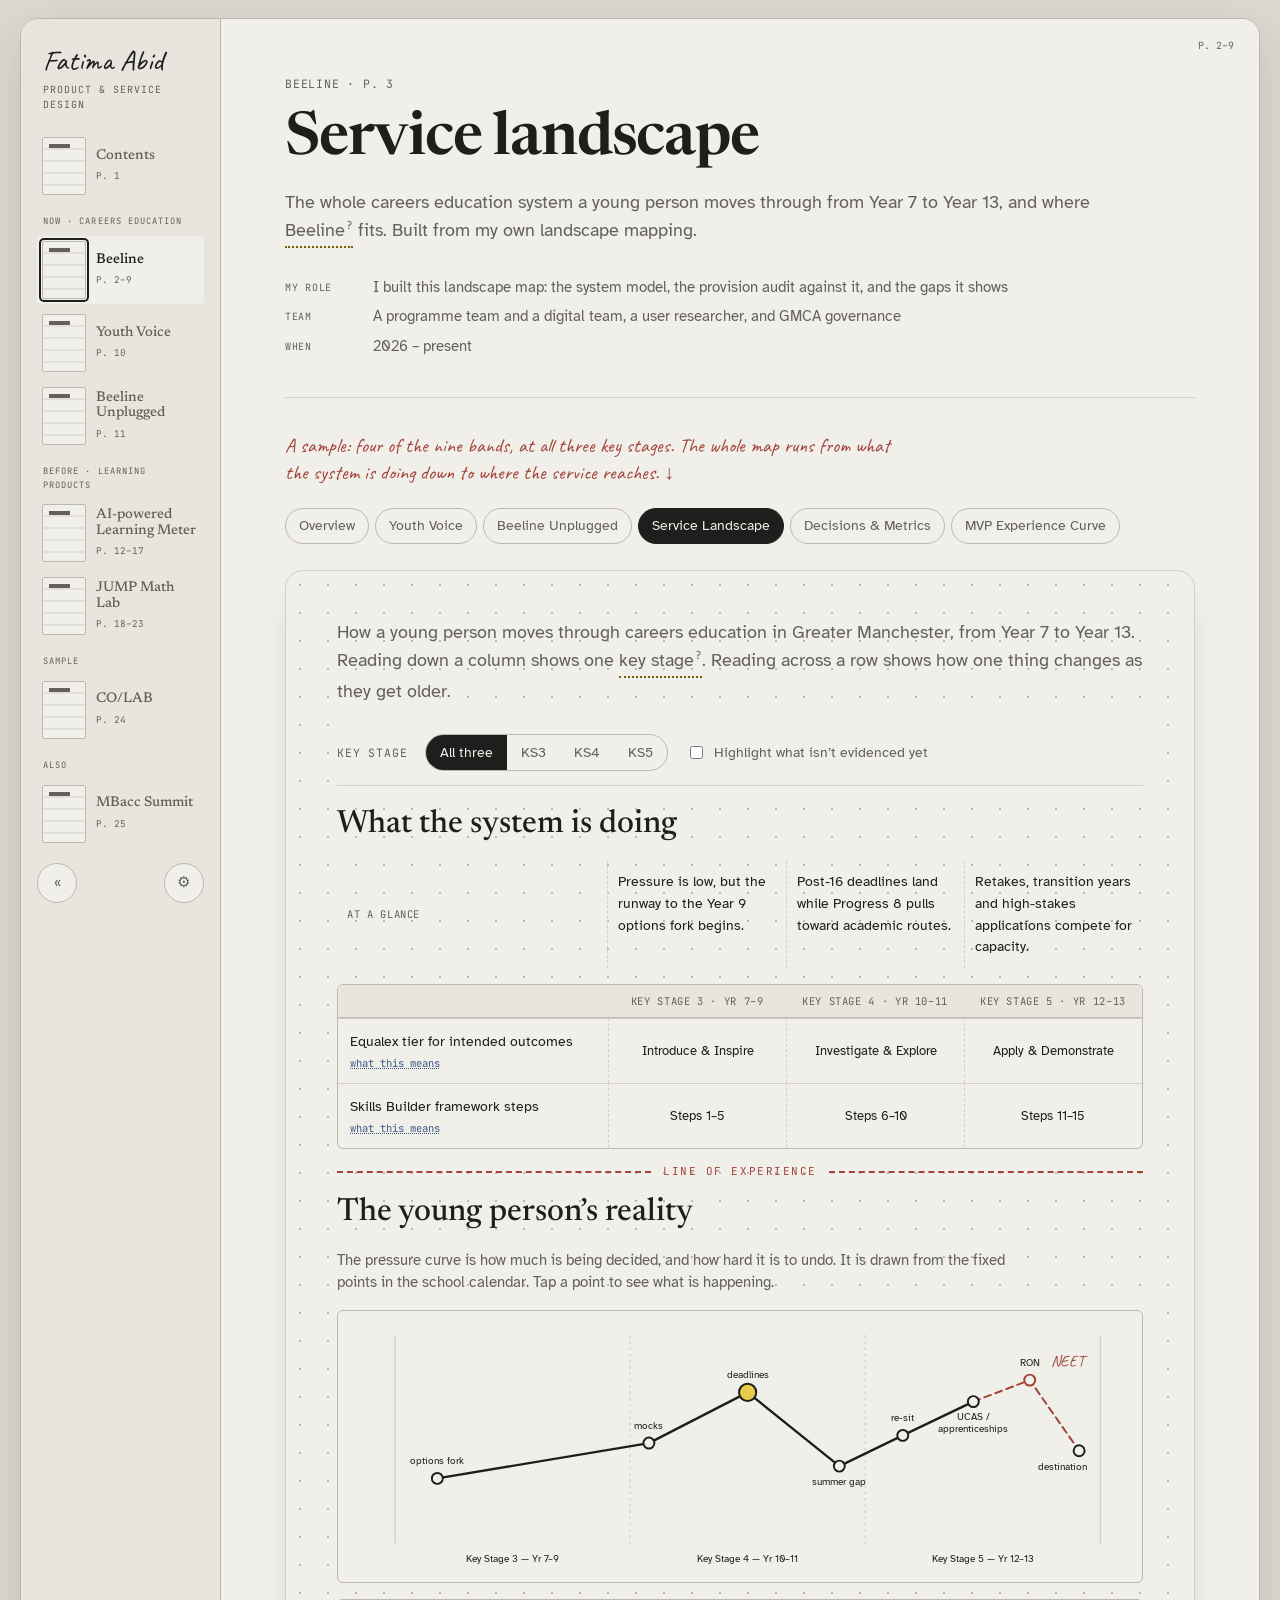
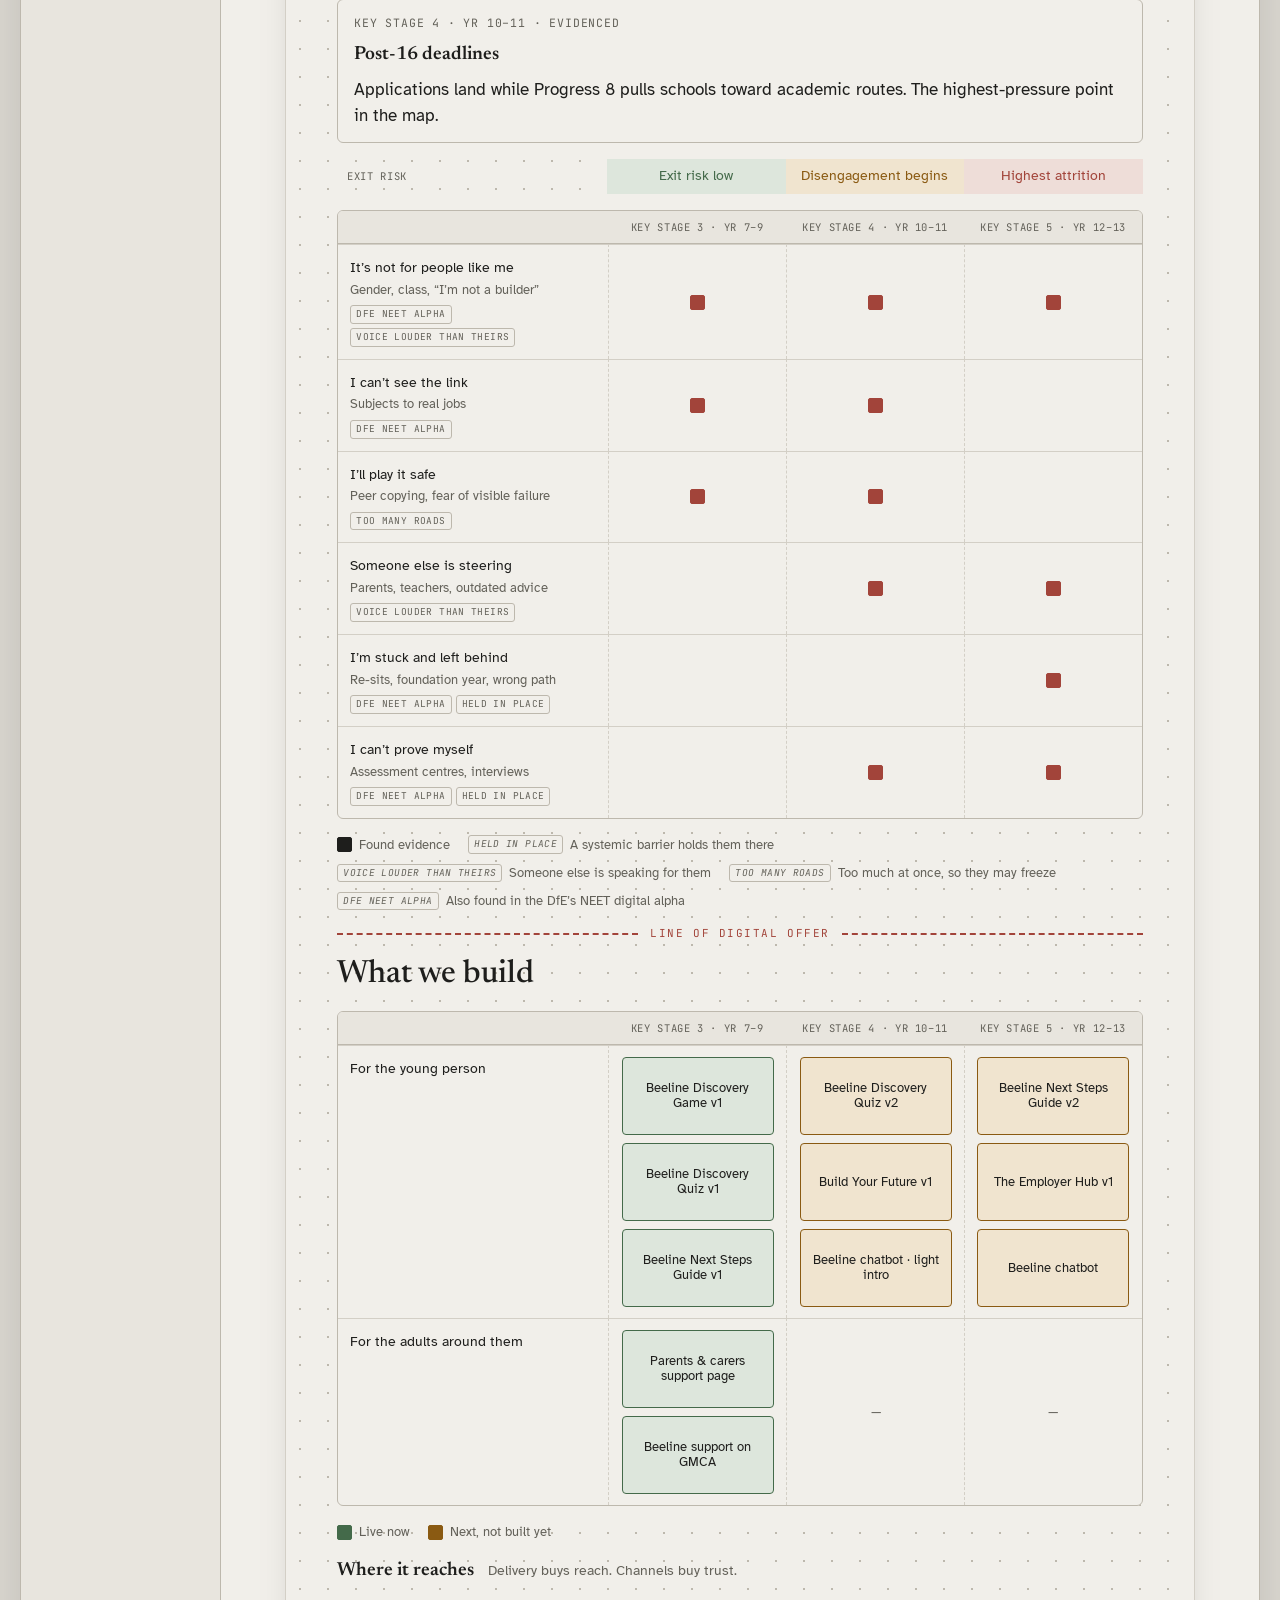
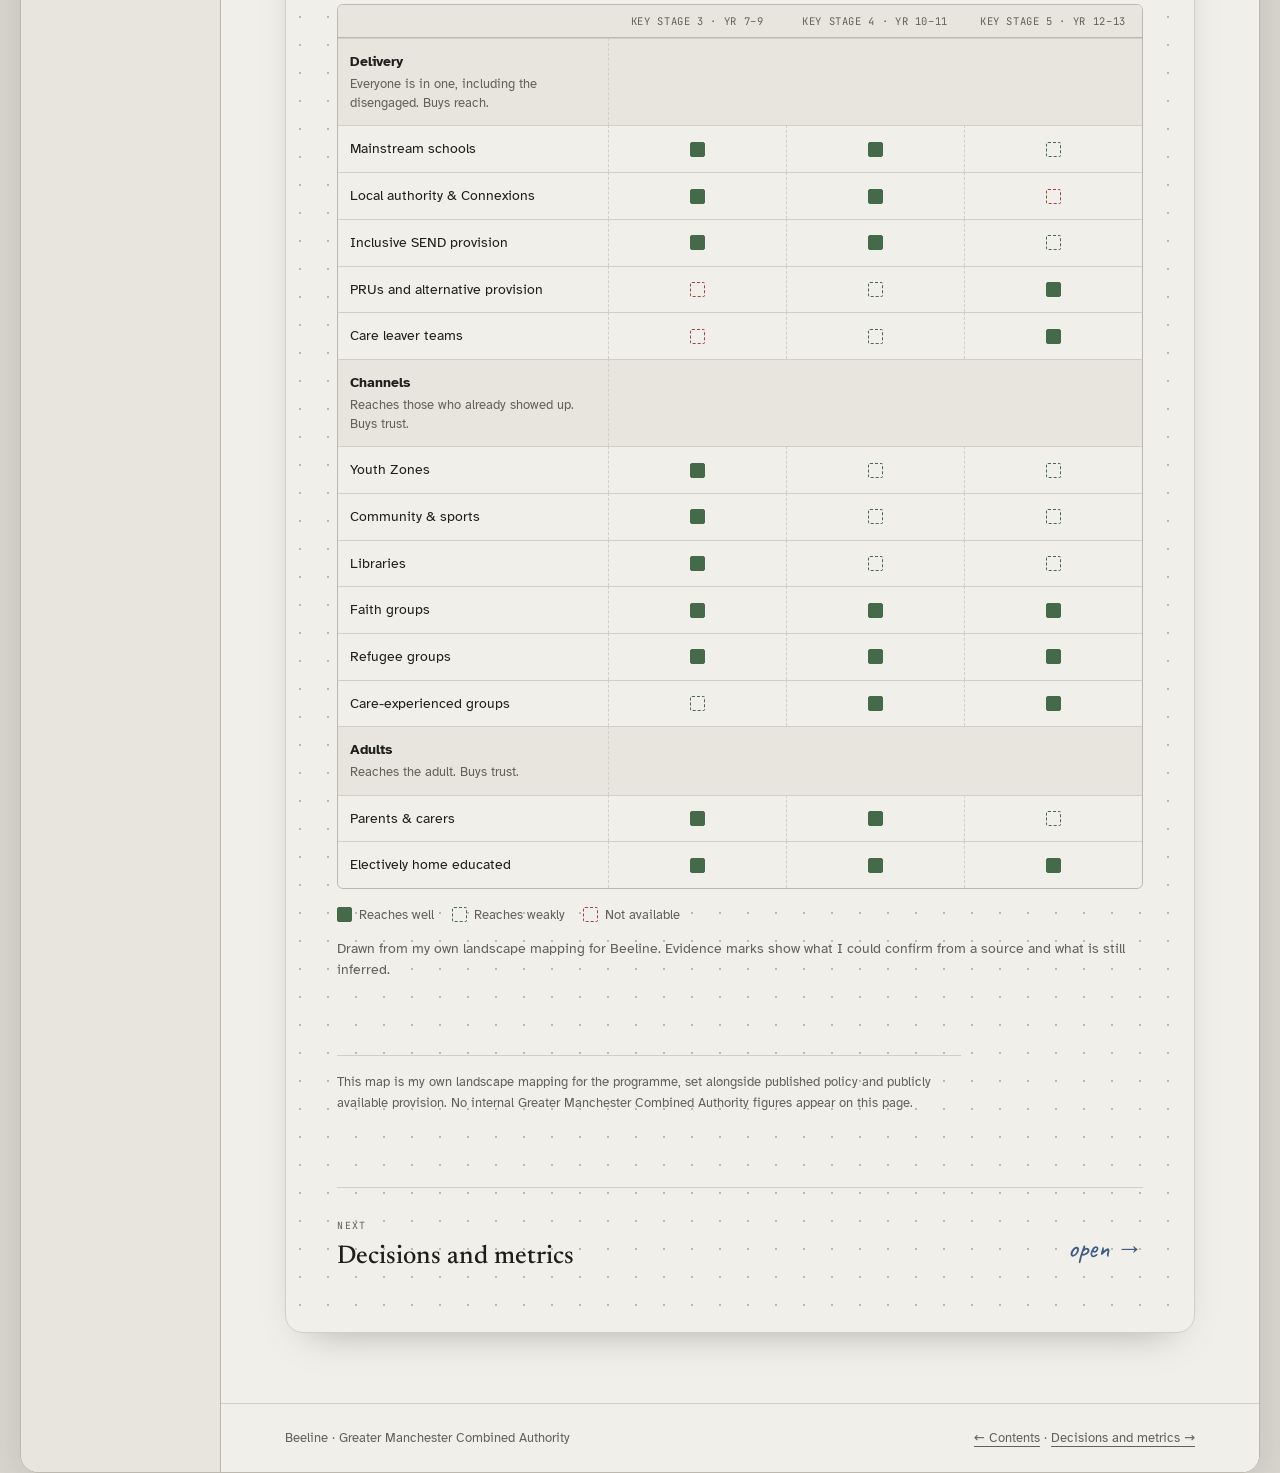
<file: beeline-landscape.html>
<!doctype html>
<html lang="en">
<meta charset="utf-8">
<meta name="viewport" content="width=device-width,initial-scale=1">
<title>Service landscape · Beeline</title>
<link rel="icon" href="assets/img/favicon.svg" type="image/svg+xml">
<link rel="alternate icon" href="assets/img/favicon-32.png" sizes="32x32">
<link rel="apple-touch-icon" href="assets/img/favicon-180.png">
<link rel="preconnect" href="https://fonts.googleapis.com">
<link rel="preconnect" href="https://fonts.gstatic.com" crossorigin>
<link rel="stylesheet" href="https://fonts.googleapis.com/css2?family=Newsreader:ital,opsz,wght@0,6..72,400;0,6..72,500;0,6..72,600&family=Atkinson+Hyperlegible:ital,wght@0,400;0,700;1,400&family=Caveat:wght@500;700&family=JetBrains+Mono:wght@400;500&display=swap">
<link rel="stylesheet" href="assets/journal.css">
<style>
.intro{display:grid;gap:14px}
.intro .lede{margin:0}
.intro p{margin:0}
.subnav{display:flex;flex-wrap:wrap;gap:6px;margin:0 0 26px}
.subnav a{text-decoration:none;font-size:14px;color:var(--pencil);border:1px solid var(--rule-strong);
  border-radius:999px;padding:6px 13px;background:var(--paper)}
.subnav a:hover{border-color:var(--ink);color:var(--ink)}
.subnav a[aria-current="page"]{background:var(--ink);color:var(--paper);border-color:var(--ink)}
.pagehead h1{margin:2px 0 4px}
.where{display:none}

:root{
  --desk:#DCD9D2; --paper:#F1EFEA; --paper-2:#E8E5DE; --ink:#1E1E1C; --pencil:#636159; --rule:#D3CFC6; --rule-strong:#BDB8AD;
  --blue:#3D5A86; --red:#A2443A; --green:#446A4A; --amber:#8A5A12; --hi:rgba(232,203,74,.55); --hi-solid:#E8CB4A; --hi-ink:#7A5E00;
  --red-w:#EEDDD8; --green-w:#DDE6DC; --blue-w:#DDE2EA; --amber-w:#F0E4CF; --scrim:rgba(30,30,28,.45);
  --serif:"Newsreader",Georgia,serif; --body:"Atkinson Hyperlegible","Segoe UI",system-ui,sans-serif;
  --hand:"Caveat","Segoe Print",cursive; --mono:"JetBrains Mono",ui-monospace,Menlo,monospace;
}
.sheet{max-width:1180px;margin:0 auto;background:var(--paper);border-radius:18px;box-shadow:0 18px 40px -24px rgba(0,0,0,.35);padding:clamp(22px,4vw,48px) clamp(16px,4vw,52px) 48px;background-image:radial-gradient(circle,var(--rule-strong) 1.1px,transparent 1.4px);background-size:28px 28px;display:grid;gap:40px}
.mono{font-family:var(--mono);font-size:11.5px;letter-spacing:.07em;text-transform:uppercase;color:var(--pencil)}
h1{font-family:var(--serif);font-weight:600;font-size:clamp(34px,5vw,60px);line-height:1.04;margin:4px 0 8px;letter-spacing:-.02em}
h2{font-family:var(--serif);font-weight:500;font-size:clamp(24px,2.8vw,32px);line-height:1.15;margin:0;text-wrap:balance}
h3{font-family:var(--serif);font-weight:600;font-size:19px;margin:0}
.lede{max-width:70ch;margin:0;font-size:18px}
.muted{color:var(--pencil)}
.terms-page{margin-top:44px;padding-top:22px;border-top:1px solid var(--rule);display:grid;gap:12px}
.termlist{display:grid;grid-template-columns:repeat(auto-fit,minmax(300px,1fr));gap:14px 28px;margin:6px 0 0}
.termlist>div{border-top:1px solid var(--rule);padding-top:8px}
.termlist dt{font-family:var(--serif);font-size:16px;font-weight:600;margin-bottom:2px}
.termlist dd{margin:0;font-size:14px;color:var(--pencil);line-height:1.5}
.note-hand{font-family:var(--hand);font-size:20px;color:var(--blue);line-height:1.15;display:flex;align-items:flex-start;gap:10px}
.note-hand::before{content:"";flex:none;width:42px;height:36px;margin-top:-6px;background:currentColor;
 -webkit-mask:var(--arrow) no-repeat center/contain; mask:var(--arrow) no-repeat center/contain}
:root{--arrow:url('data:image/svg+xml;utf8,<svg xmlns="http://www.w3.org/2000/svg" viewBox="0 0 44 38"><path d="M38 35 C34 22 27 12 14 7" fill="none" stroke="black" stroke-width="2.6" stroke-linecap="round"/><path d="M14 7 L16 18 M14 7 L25 9" fill="none" stroke="black" stroke-width="2.6" stroke-linecap="round"/></svg>')}

/* controls */
.controls{position:sticky;top:0;z-index:20;background:var(--paper);border-bottom:1px solid var(--rule);padding:14px 0;margin-bottom:6px;display:flex;flex-wrap:wrap;gap:12px 18px;align-items:center}
.seg{display:inline-flex;border:1px solid var(--rule-strong);border-radius:999px;overflow:hidden;background:var(--paper)}
.seg button{border:0;background:none;padding:7px 14px;cursor:pointer;font-size:14px;color:var(--pencil)}
.seg button[aria-pressed="true"]{background:var(--ink);color:var(--paper)}
.check{display:inline-flex;gap:8px;align-items:center;font-size:14px;color:var(--pencil);cursor:pointer}

/* grid bands */
.band{display:grid;gap:16px}
.band-head{display:flex;gap:14px;align-items:baseline;flex-wrap:wrap;margin-bottom:2px}
.grid{display:grid;grid-template-columns:var(--cols);border:1px solid var(--rule-strong);border-radius:6px;overflow:hidden;background:var(--paper)}
:root{--cols:270px repeat(3,minmax(0,1fr))}
.gh{background:var(--paper-2);padding:8px 10px;font-family:var(--mono);font-size:10.5px;letter-spacing:.06em;text-transform:uppercase;color:var(--pencil);border-bottom:1px solid var(--rule-strong)}
.gh.stage{text-align:center}
.rl{padding:12px 12px;font-size:14px;border-top:1px solid var(--rule);display:grid;gap:2px}
.rl .sub{color:var(--pencil);font-size:12.5px}
.rl .sub:empty{display:none}
.cell.txt.indent{padding-left:30px;position:relative}
.cell.txt.indent::before{content:"";position:absolute;left:10px;top:17px;width:12px;border-top:1px solid var(--rule-strong)}
.cell{border-top:1px solid var(--rule);border-left:1px dashed var(--rule);display:grid;place-items:center;padding:11px 8px;gap:5px;font-size:13px;text-align:center}
.cell.txt{place-items:start;text-align:left;font-size:13.5px}
.dim{opacity:.22}
.mk{width:15px;height:15px;border-radius:2px;display:inline-block}
.mk.found{background:var(--k);border:1.5px solid var(--k)}
.mk.inf{background:transparent;border:1.5px dashed var(--k)}
.mk.dot{border-radius:50%}
.k-red{--k:var(--red)} .k-blue{--k:var(--blue)} .k-green{--k:var(--green)} .k-amber{--k:var(--amber)} .k-ink{--k:var(--ink)}
.flag .mk.inf{box-shadow:0 0 0 3px var(--hi)}
.line{display:flex;align-items:center;gap:12px;color:var(--red);font-family:var(--mono);font-size:11px;letter-spacing:.14em;text-transform:uppercase;margin:6px 0 0}
.line::before,.line::after{content:"";flex:1;border-top:2px dashed var(--red)}
.stagebar{display:grid;grid-template-columns:var(--cols)}
.stagebar>div+div{border-left:1px dashed var(--rule)}
.sum{padding:10px;font-size:14px}
.sum:first-child{font-family:var(--mono);font-size:10.5px;text-transform:uppercase;letter-spacing:.06em;color:var(--pencil);display:flex;align-items:center}

/* curve */
.chart{overflow-x:auto;border:1px solid var(--rule-strong);border-radius:6px;background:var(--paper);padding:10px}
.chart svg{display:block;width:100%;min-width:720px;height:auto}
.hot{cursor:pointer}
.hot:focus{outline:none}
.hot:focus-visible circle{stroke:var(--blue);stroke-width:3}
.panel{border:1px solid var(--rule-strong);border-radius:6px;background:var(--paper);padding:14px 16px;display:grid;gap:8px}
.risk{display:grid;grid-template-columns:var(--cols)}
.risk div{padding:7px 10px;text-align:center;font-size:13.5px}
.risk .lo{background:var(--green-w);color:var(--green)}
.risk .mid{background:var(--amber-w);color:var(--amber)}
.risk .hi{background:var(--red-w);color:var(--red)}
.bar-row{cursor:pointer}
.bar-row[aria-pressed="true"]{background:var(--hi)}
.tags{display:flex;flex-wrap:wrap;gap:4px;margin-top:3px}
.btag{font-family:var(--mono);font-size:9.5px;letter-spacing:.04em;text-transform:uppercase;color:var(--pencil);border:1px solid var(--rule-strong);border-radius:3px;padding:1px 5px}

/* outcomes */
.outs{display:grid;grid-template-columns:repeat(auto-fill,minmax(210px,1fr));gap:12px;margin-top:2px}
.out{background:var(--paper-2);border-radius:4px;padding:10px 12px;display:grid;gap:4px;font-size:13.5px;border-left:4px solid var(--green)}
.out .n{font-family:var(--mono);font-size:10.5px;color:var(--pencil)}
.chip{font-family:var(--mono);font-size:10px;letter-spacing:.05em;text-transform:uppercase;border-radius:999px;padding:2px 8px;background:var(--paper);border:1px solid var(--rule-strong);color:var(--pencil);width:max-content}
.who{display:flex;flex-wrap:wrap;gap:5px;justify-content:center}
.role{display:inline-flex;align-items:center;gap:5px;font-size:11.5px;border-radius:999px;padding:2px 8px;border:1px solid var(--rule-strong);background:var(--paper)}
.role i{width:9px;height:9px;border-radius:50%;background:var(--r)}
.role.future{border-style:dashed}
.role.grain{border-color:var(--red);color:var(--red)}
.prod{display:flex;flex-wrap:wrap;gap:8px;justify-content:center}
.card{border-radius:4px;padding:9px 10px;font-size:12.5px;line-height:1.2;border:1px solid var(--rule-strong);background:var(--paper);display:grid;gap:4px;align-content:space-between;width:152px;min-height:78px}
.card.future{background:var(--amber-w);border-color:var(--amber)}
.card.live{background:var(--green-w);border-color:var(--green)}
.card{place-items:center;text-align:center;align-content:center}
.hscroll{overflow-x:auto;-webkit-overflow-scrolling:touch;scrollbar-width:thin}
.swipe-hint{display:none;font-family:var(--mono);font-size:11px;letter-spacing:.06em;text-transform:uppercase;
  color:var(--pencil);margin:0}
@media (max-width:640px){ .swipe-hint{display:block} }
.intro p,.band p,.out,.card{overflow-wrap:anywhere}
@media (max-width:640px){
  .hscroll>.grid,.hscroll>.stagebar{min-width:620px}
  .sheet{padding-inline:14px}
}
.legend{display:flex;flex-wrap:wrap;gap:8px 18px;font-size:13px;color:var(--pencil);align-items:center}
.legend span{display:inline-flex;align-items:center;gap:7px}
@media (max-width:860px){
  :root{--cols:150px repeat(3,minmax(0,1fr))}
  .rl{font-size:13px}
  }
@media (max-width:640px){
  :root{--cols:118px repeat(3,minmax(0,1fr))}
  .gh{font-size:9px;padding:6px 4px}
  .rl{padding:8px 7px;font-size:12.5px}
  .rl .sub{font-size:11.5px}
  .cell{padding:6px 3px;font-size:12px}
  .sum{font-size:12.5px;padding:8px 6px}
  .risk div{font-size:11.5px;padding:6px 4px}
  .card{width:100%;min-height:0;font-size:11.5px}
  .role{font-size:10px}
  .dim{opacity:.16}
}

.walk-start{border:1px solid var(--rule-strong);background:var(--paper);border-radius:999px;padding:6px 14px;cursor:pointer;font-size:14px}
.walk-start:hover{border-color:var(--ink)}
.ring{position:absolute;border:2.5px solid var(--red);border-radius:5px;pointer-events:none;z-index:40;transition:all .3s cubic-bezier(.2,.7,.3,1);box-shadow:0 0 0 9999px var(--scrim)}
.ring::after{content:attr(data-n);position:absolute;top:-15px;left:10px;font-family:var(--hand);font-size:26px;color:var(--red);background:var(--paper);padding:0 6px;line-height:1}
.walkbar{position:fixed;left:0;right:0;bottom:0;z-index:50;background:var(--paper);border-top:2px solid var(--ink);box-shadow:0 -12px 30px -22px rgba(0,0,0,.6)}
.wb-in{max-width:1180px;margin:0 auto;padding:12px clamp(14px,3vw,32px);display:flex;gap:18px;align-items:center;justify-content:space-between;flex-wrap:wrap}
.wb-txt{max-width:74ch;display:grid;gap:2px}
.wb-txt p{margin:0;font-size:15px}
.wb-btns{display:flex;gap:8px}
.wb-btns button{border:1px solid var(--rule-strong);background:var(--paper);border-radius:999px;padding:7px 14px;cursor:pointer;font-size:14px}
.wb-btns #wbNext{background:var(--ink);color:var(--paper);border-color:var(--ink)}
body.walking{padding-bottom:180px}
.notebtn{border:0;background:none;cursor:pointer;color:var(--blue);font-family:var(--mono);font-size:10.5px;
  padding:4px 6px;margin:-4px -6px;text-decoration:underline dotted;justify-self:start}
.rownote{grid-column:1/-1;background:var(--paper-2);border-top:1px solid var(--rule);padding:10px 14px;font-size:13.5px;color:var(--ink)}
.rownote b{font-family:var(--mono);font-size:10.5px;letter-spacing:.06em;text-transform:uppercase;color:var(--pencil);display:block;margin-bottom:3px}

.sample-note{font-family:var(--hand);font-size:1.25rem;color:var(--red);margin:0 0 22px;max-width:70ch;line-height:1.35}
</style>

<a class="skip" href="#main">Skip to the page</a>
<div class="layout">
<main id="main" tabindex="-1">
<div class="pagehead">
  <div class="mono">Beeline · p. 3</div>
  <h1>Service landscape</h1>
  <p class="lede">The whole careers education system a young person moves through from Year 7 to Year 13, and where Beeline fits. Built from my own landscape mapping.</p>
  <div class="rolestrip">
    <span><b>My role</b>I built this landscape map: the system model, the provision audit against it, and the gaps it shows</span>
    <span><b>Team</b>A programme team and a digital team, a user researcher, and GMCA governance</span>
    <span><b>When</b>2026 – present</span>
  </div>
  <div class="kicker"></div>
</div>
<p class="sample-note">A sample: four of the nine bands, at all three key stages. The whole map runs from what the
  system is doing down to where the service reaches. ↓</p>
<nav class="subnav" aria-label="Beeline spreads">
  <a href="beeline.html">Overview</a>
  <a href="youth-voice.html">Youth Voice</a>
  <a href="discovery-game.html">Beeline Unplugged</a>
  <a href="beeline-landscape.html" aria-current="page">Service Landscape</a>
  <a href="beeline-evidence.html">Decisions &amp; Metrics</a>
  <a href="beeline-showtells.html">MVP Experience Curve</a>
</nav>
<div class="sheet ls">
  <div class="intro">
    <p class="lede">How a young person moves through careers education in Greater Manchester, from Year 7 to Year 13.
      Reading down a column shows one key stage. Reading across a row shows how one thing changes as they get older.</p>

  <div class="controls">
    <span class="mono">Key stage</span>
    <span class="seg" role="group" aria-label="Key stage" id="stageSeg">
      <button type="button" data-v="all" aria-pressed="true">All three</button>
      <button type="button" data-v="0" aria-pressed="false">KS3</button>
      <button type="button" data-v="1" aria-pressed="false">KS4</button>
      <button type="button" data-v="2" aria-pressed="false">KS5</button>
    </span>
    <label class="check"><input type="checkbox" id="gapsOnly"> Highlight what isn’t evidenced yet</label>
  </div>

  <div class="band">
    <div class="band-head"><h2>What the system is doing</h2></div>
    <div class="stagebar" id="sysSummary"></div>
    <div class="grid" id="gSystem"></div>
  </div>

  <p class="line">Line of experience</p>

  <div class="band">
    <div class="band-head"><h2>The young person’s reality</h2></div>
    <p class="muted" style="margin:0;max-width:70ch;font-size:14.5px">The pressure curve is how much is being decided, and how hard it is to undo. It is drawn from the fixed points in the school calendar. Tap a point to see what is happening.</p>
    <div class="chart"><svg id="curve" viewBox="0 0 1000 320" role="img" aria-labelledby="curveT"><title id="curveT">Pressure on a young person across Key Stages 3 to 5</title></svg></div>
    <div class="panel" id="curveNote" aria-live="polite"></div>
    <div class="risk" id="riskRow"></div>
    <div class="grid" id="gBarriers"></div>
    <div class="legend">
      <span><i class="mk found k-ink"></i>Found evidence</span>
      <span><i class="btag">held in place</i> A systemic barrier holds them there</span>
      <span><i class="btag">voice louder than theirs</i> Someone else is speaking for them</span>
      <span><i class="btag">too many roads</i> Too much at once, so they may freeze</span>
      <span><i class="btag">DfE NEET alpha</i> Also found in the DfE’s NEET digital alpha</span>
    </div>
  </div>

  <p class="line">Line of digital offer</p>

  <div class="band">
    <div class="band-head"><h2>What we build</h2></div>
    <div class="grid" id="gProd"></div>
    <div class="legend"><span><i class="mk found k-green"></i>Live now</span><span><i class="mk found k-amber"></i>Next, not built yet</span></div>
  </div>

  <div class="band">
    <div class="band-head"><h3>Where it reaches</h3><span class="muted" style="font-size:14px">Delivery buys reach. Channels buy trust.</span></div>
    <div class="grid" id="gReach"></div>
    <div class="legend">
      <span><i class="mk found k-green"></i>Reaches well</span>
      <span><i class="mk inf k-green"></i>Reaches weakly</span>
      <span><i class="mk inf k-red"></i>Not available</span>
    </div>
  </div>

  <p class="muted" style="font-size:13.5px;margin:0">Drawn from my own landscape mapping for Beeline. Evidence marks show what I could confirm from a source and what is still inferred.</p>
</div>

<div id="ring" class="ring" hidden aria-hidden="true"></div>
<p class="disclaimer">This map is my own landscape mapping for the programme, set alongside published policy and
publicly available provision. No internal Greater Manchester Combined Authority figures appear on this page.</p>
<div class="nextcase"><a href="beeline-evidence.html"><span><small>Next</small>Decisions and metrics</span><span class="open" aria-hidden="true">open →</span></a></div>
<footer class="pagefoot">
  <span>Beeline · Greater Manchester Combined Authority</span>
  <span><a href="index.html">← Contents</a> · <a href="beeline-evidence.html">Decisions and metrics →</a></span>
</footer>
</main>
</div>
<script src="assets/site.js"></script>
<script>
const $=id=>document.getElementById(id);
const STAGES=["Key Stage 3 · Yr 7–9","Key Stage 4 · Yr 10–11","Key Stage 5 · Yr 12–13"];
let stage="all", gaps=false, barrier=null;

/* ---------- data ---------- */
const SYS=[
 ["What is the system doing?",[
  "Pressure is low, but the runway to the Year 9 options fork begins.",
  "Post-16 deadlines land while Progress 8 pulls toward academic routes.",
  "Retakes, transition years and high-stakes applications compete for capacity."]],
 ["Equalex tier for intended outcomes",["Introduce &amp; Inspire","Investigate &amp; Explore","Apply &amp; Demonstrate"],
  "Equalex sets the depth a careers experience is pitched at, in three tiers. Introduce and Inspire opens something up for the first time. Investigate and Explore asks a young person to look into it themselves. Apply and Demonstrate asks them to use it and show what they can do. Every intended outcome on this map is mapped to a tier, which is what lets the same activity run at different depths by age or need, and lets SEND versions map to EHCP goals."],
 ["Skills Builder framework steps",["Steps 1–5","Steps 6–10","Steps 11–15"],
  "The Skills Builder Universal Framework breaks eight essential skills, including listening, speaking, problem solving, creativity, staying positive, aiming high, leadership and teamwork, into numbered steps that run from the simplest version of a skill to the most advanced. Matching a band of steps to each key stage keeps what we ask of a young person in line with where they actually are."]
];
const CURVE=[
 {x:.06,v:.22,l:"options fork",st:0,ev:1,t:"Year 9 options fork","d":"Subjects are chosen before most young people have met the jobs they lead to. Little feels decided, but the runway has started."},
 {x:.36,v:.45,l:"mocks",st:1,ev:1,t:"Mock exams","d":"Predicted grades start deciding what a young person can apply for."},
 {x:.5,v:.78,l:"deadlines",st:1,ev:1,t:"Post-16 deadlines","d":"Applications land while Progress 8 pulls schools toward academic routes. The highest-pressure point in the map."},
 {x:.63,v:.3,lp:"below",l:"summer gap",st:1,ev:1,t:"The summer gap","d":"Results, then a gap with no one holding the thread. The September Guarantee sits here as a local authority duty."},
 {x:.72,v:.5,l:"re-sit",st:2,ev:1,t:"Maths and English re-sits","d":"Level 2 maths and English become a condition of funding for continued study."},
 {x:.82,v:.72,lp:"below",l:"UCAS /|apprenticeships",st:2,ev:1,t:"UCAS and apprenticeship window","d":"High-stakes applications compete for the same capacity as transition years and retakes."},
 {x:.9,v:.86,l:"RON",st:2,ev:0,t:"Risk of NEET","d":"Where a young person falls out with nothing to fall back on. Drawn as inferred: the data to confirm it sits in Compass+ and local authority returns."},
 {x:.97,v:.4,lp:"below",l:"destination",st:2,ev:1,t:"Destination","d":"Where they land, recorded after the fact through local authority returns."}
];
const RISK=[["Exit risk low","lo"],["Disengagement begins","mid"],["Highest attrition","hi"]];
const BARRIERS=[
 {id:0,t:"It’s not for people like me",s:"Gender, class, “I’m not a builder”",m:[1,1,1],tags:["dfe","voice"]},
 {id:1,t:"I can’t see the link",s:"Subjects to real jobs",m:[1,1,0],tags:["dfe"]},
 {id:2,t:"I’ll play it safe",s:"Peer copying, fear of visible failure",m:[1,1,0],tags:["roads"]},
 {id:3,t:"Someone else is steering",s:"Parents, teachers, outdated advice",m:[0,1,1],tags:["voice"]},
 {id:4,t:"I’m stuck and left behind",s:"Re-sits, foundation year, wrong path",m:[0,0,1],tags:["dfe","held"]},
 {id:5,t:"I can’t prove myself",s:"Assessment centres, interviews",m:[0,1,1],tags:["dfe","held"]}
];
const TAG={held:"held in place",voice:"voice louder than theirs",roads:"too many roads",dfe:"DfE NEET alpha"};
const PROD=[
 ["For the young person",[
   [["Beeline Discovery Game v1",0],["Beeline Discovery Quiz v1",0],["Beeline Next Steps Guide v1",0]],
   [["Beeline Discovery Quiz v2",1],["Build Your Future v1",1],["Beeline chatbot · light intro",1]],
   [["Beeline Next Steps Guide v2",1],["The Employer Hub v1",1],["Beeline chatbot",1]]]],
 ["For the adults around them",[
   [["Parents &amp; carers support page",0],["Beeline support on GMCA",0]],[],[]]]
];
const REACH=[
 ["Delivery","Everyone is in one, including the disengaged. Buys reach.",[
  ["Mainstream schools",[2,2,1]],["Local authority &amp; Connexions",[2,2,0]],["Inclusive SEND provision",[2,2,1]],
  ["PRUs and alternative provision",[0,1,2]],["Care leaver teams",[0,1,2]]]],
 ["Channels","Reaches those who already showed up. Buys trust.",[
  ["Youth Zones",[2,1,1]],["Community &amp; sports",[2,1,1]],["Libraries",[2,1,1]],
  ["Faith groups",[2,2,2]],["Refugee groups",[2,2,2]],["Care-experienced groups",[1,2,2]]]],
 ["Adults","Reaches the adult. Buys trust.",[
  ["Parents &amp; carers",[2,2,1]],["Electively home educated",[2,2,2]]]]
];

/* ---------- helpers ---------- */
const off=i=>stage!=="all"&&+stage!==i;
const cls=i=>off(i)?"cell dim stage-off":"cell";
const head=()=>`<div class="gh">${""}</div>`+STAGES.map((s,i)=>`<div class="gh stage ${off(i)?"stage-off":""}">${s}</div>`).join("");
const notes=new Set();
const rowLabel=(l,sub,n,key,kind)=>`<div class="rl">${l}<span class="sub">${sub}</span>${n?`<button type="button" class="notebtn" data-k="${key}" aria-expanded="${notes.has(key)}">${notes.has(key)?"hide":(kind||"policy note")}</button>`:""}</div>`;
const noteRow=(n,key,kind)=>n&&notes.has(key)?`<div class="rownote"><b>${kind||"Policy note"}</b>${n}</div>`:"";
const mark=(v,k)=>v===0?"":`<i class="mk ${v===1?"found":"inf"} k-${k}"></i>`;

function renderAll(){
  /* system */
  $("sysSummary").innerHTML=`<div class="sum">At a glance</div>`+SYS[0][1].map((t,i)=>`<div class="sum ${off(i)?"dim stage-off":""}">${t}</div>`).join("");
  $("gSystem").innerHTML=head()+SYS.slice(1).map(([l,v,n],r)=>rowLabel(l,"",n,"s"+r,"what this means")+v.map((t,i)=>`<div class="${cls(i)}">${t}</div>`).join("")+noteRow(n,"s"+r,"What this means")).join("");
  document.querySelectorAll(".notebtn").forEach(b=>b.onclick=()=>{
    const open=notes.has(b.dataset.k); open?notes.delete(b.dataset.k):notes.add(b.dataset.k); renderAll();
  });
  /* risk + barriers */
  $("riskRow").innerHTML=`<div class="sum">Exit risk</div>`+RISK.map(([t,c],i)=>`<div class="${c} ${off(i)?"dim stage-off":""}">${t}</div>`).join("");
  $("gBarriers").innerHTML=head()+BARRIERS.map(b=>`<div class="rl bar-row" role="button" tabindex="0" aria-pressed="${barrier===b.id}" data-b="${b.id}">${b.t}<span class="sub">${b.s}</span><span class="tags">${b.tags.map(t=>`<span class="btag">${TAG[t]}</span>`).join("")}</span></div>`+b.m.map((v,i)=>`<div class="${cls(i)}">${mark(v,"red")}</div>`).join("")).join("");
  $("gBarriers").querySelectorAll(".bar-row").forEach(el=>{
    const go=()=>{barrier=barrier===+el.dataset.b?null:+el.dataset.b;renderAll()};
    el.onclick=go; el.onkeydown=e=>{if(e.key==="Enter"||e.key===" "){e.preventDefault();go()}};
  });
  /* products */
  $("gProd").innerHTML=head()+PROD.map(([l,cols])=>`<div class="rl">${l}</div>`+cols.map((items,i)=>`<div class="${cls(i)}"><span class="prod">${items.map(([t,f])=>`<span class="card ${f?"future":"live"}">${t}</span>`).join("")||`<span class="muted">—</span>`}</span></div>`).join("")).join("");
  /* reach */
  $("gReach").innerHTML=head()+REACH.map(([g,cap,rows])=>`<div class="rl" style="background:var(--paper-2)"><b>${g}</b><span class="sub">${cap}</span></div><div class="cell" style="grid-column:span 3;background:var(--paper-2)"></div>`+rows.map(([l,m])=>`<div class="rl">${l}</div>`+m.map((v,i)=>`<div class="${cls(i)}">${v===2?`<i class="mk found k-green"></i>`:v===1?`<i class="mk inf k-green"></i>`:`<i class="mk inf k-red"></i>`}</div>`).join("")).join("")).join("");
  renderCurve();
}

/* ---------- curve ---------- */
let sel=2;
const X=x=>60+x*900, Yv=v=>244-v*196;
function lbl(p){
  const parts=p.l.split("|"), below=p.lp==="below";
  const y0=below?Yv(p.v)+24:Yv(p.v)-18-(parts.length-1)*15;
  const anchor=p.x>.94?"end":"middle", x=p.x>.94?X(p.x)+10:X(p.x);
  return `<text x="${x}" y="${y0}" text-anchor="${anchor}" font-family="var(--body)" font-size="12.5" fill="var(--ink)">`+
    parts.map((t,i)=>`<tspan x="${x}" dy="${i?15:0}">${t}</tspan>`).join("")+`</text>`;
}
function renderCurve(){
  const s=$("curve");
  let g=`<title id="curveT">Pressure on a young person across Key Stages 3 to 5</title>`;
  for(let i=0;i<=3;i++){const x=60+i*300;g+=`<line x1="${x}" y1="18" x2="${x}" y2="284" stroke="var(--rule-strong)" stroke-dasharray="${i%3?"3 5":"0"}"/>`;}
  STAGES.forEach((t,i)=>g+=`<text x="${60+i*300+150}" y="308" text-anchor="middle" font-family="var(--body)" font-size="13" fill="${off(i)?"var(--pencil)":"var(--ink)"}" opacity="${off(i)?.4:1}">${t.replace("·","—")}</text>`);
  const pts=CURVE.map(p=>[X(p.x),Yv(p.v)]);
  const solid=pts.slice(0,6), dashed=pts.slice(5);
  const d=a=>a.map((p,i)=>`${i?"L":"M"}${p[0].toFixed(1)},${p[1].toFixed(1)}`).join(" ");
  g+=`<path d="${d(solid)}" fill="none" stroke="var(--ink)" stroke-width="3" stroke-linejoin="round" stroke-linecap="round"/>`;
  g+=`<path d="${d(dashed)}" fill="none" stroke="var(--red)" stroke-width="2.5" stroke-dasharray="9 6" stroke-linecap="round"/>`;
  g+=`<text x="${X(.93)}" y="${Yv(.95)}" font-family="var(--hand)" font-size="20" fill="var(--red)">NEET</text>`;
  CURVE.forEach((p,i)=>{
    const on=sel===i, dimmed=off(p.st);
    g+=`<g class="hot" tabindex="0" role="button" aria-pressed="${on}" aria-label="${p.t}" data-i="${i}" opacity="${dimmed?.3:1}">
      <circle cx="${X(p.x)}" cy="${Yv(p.v)}" r="${on?11:7}" fill="${on?"var(--hi-solid)":"var(--paper)"}" stroke="${p.ev?"var(--ink)":"var(--red)"}" stroke-width="2.5"/>
      ${lbl(p)}</g>`;
  });
  s.innerHTML=g;
  s.querySelectorAll(".hot").forEach(el=>{const go=()=>{sel=+el.dataset.i;renderCurve()};el.onclick=go;el.onkeydown=e=>{if(e.key==="Enter"||e.key===" "){e.preventDefault();go()}}});
  const p=CURVE[sel];
  $("curveNote").innerHTML=`<div class="mono">${STAGES[p.st]} · ${p.ev?"evidenced":"inferred, needs confirming"}</div><h3>${p.t}</h3><p style="margin:0">${p.d}</p>`;
}

/* ---------- controls ---------- */
$("stageSeg").querySelectorAll("button").forEach(b=>b.onclick=()=>{
  $("stageSeg").querySelectorAll("button").forEach(x=>x.setAttribute("aria-pressed",x===b));
  stage=b.dataset.v; renderAll();
});
$("gapsOnly").onchange=e=>{gaps=e.target.checked;renderAll()};
renderAll();

/* ---------- walkthrough ---------- */
/* wrap wide grids so they scroll instead of squeezing on small screens */
(function(){
  var subs=[];
  document.querySelectorAll(".grid,.stagebar").forEach(function(g){
    if(g.parentElement&&g.parentElement.classList.contains("hscroll")) return;
    var w=document.createElement("div"); w.className="hscroll";
    g.parentNode.insertBefore(w,g); w.appendChild(g); subs.push(w);
  });
  /* keep every key-stage column strip in step so it reads as one table */
  var lock=false;
  subs.forEach(function(w){
    w.addEventListener("scroll",function(){
      if(lock) return; lock=true;
      subs.forEach(function(o){ if(o!==w) o.scrollLeft=w.scrollLeft; });
      requestAnimationFrame(function(){lock=false});
    },{passive:true});
  });
  var c=document.querySelector(".controls");
  if(c){ var h=document.createElement("p"); h.className="swipe-hint";
    h.textContent="Swipe the tables sideways to move between key stages";
    c.insertAdjacentElement("afterend",h); }
})();
</script>
</html>
</file>
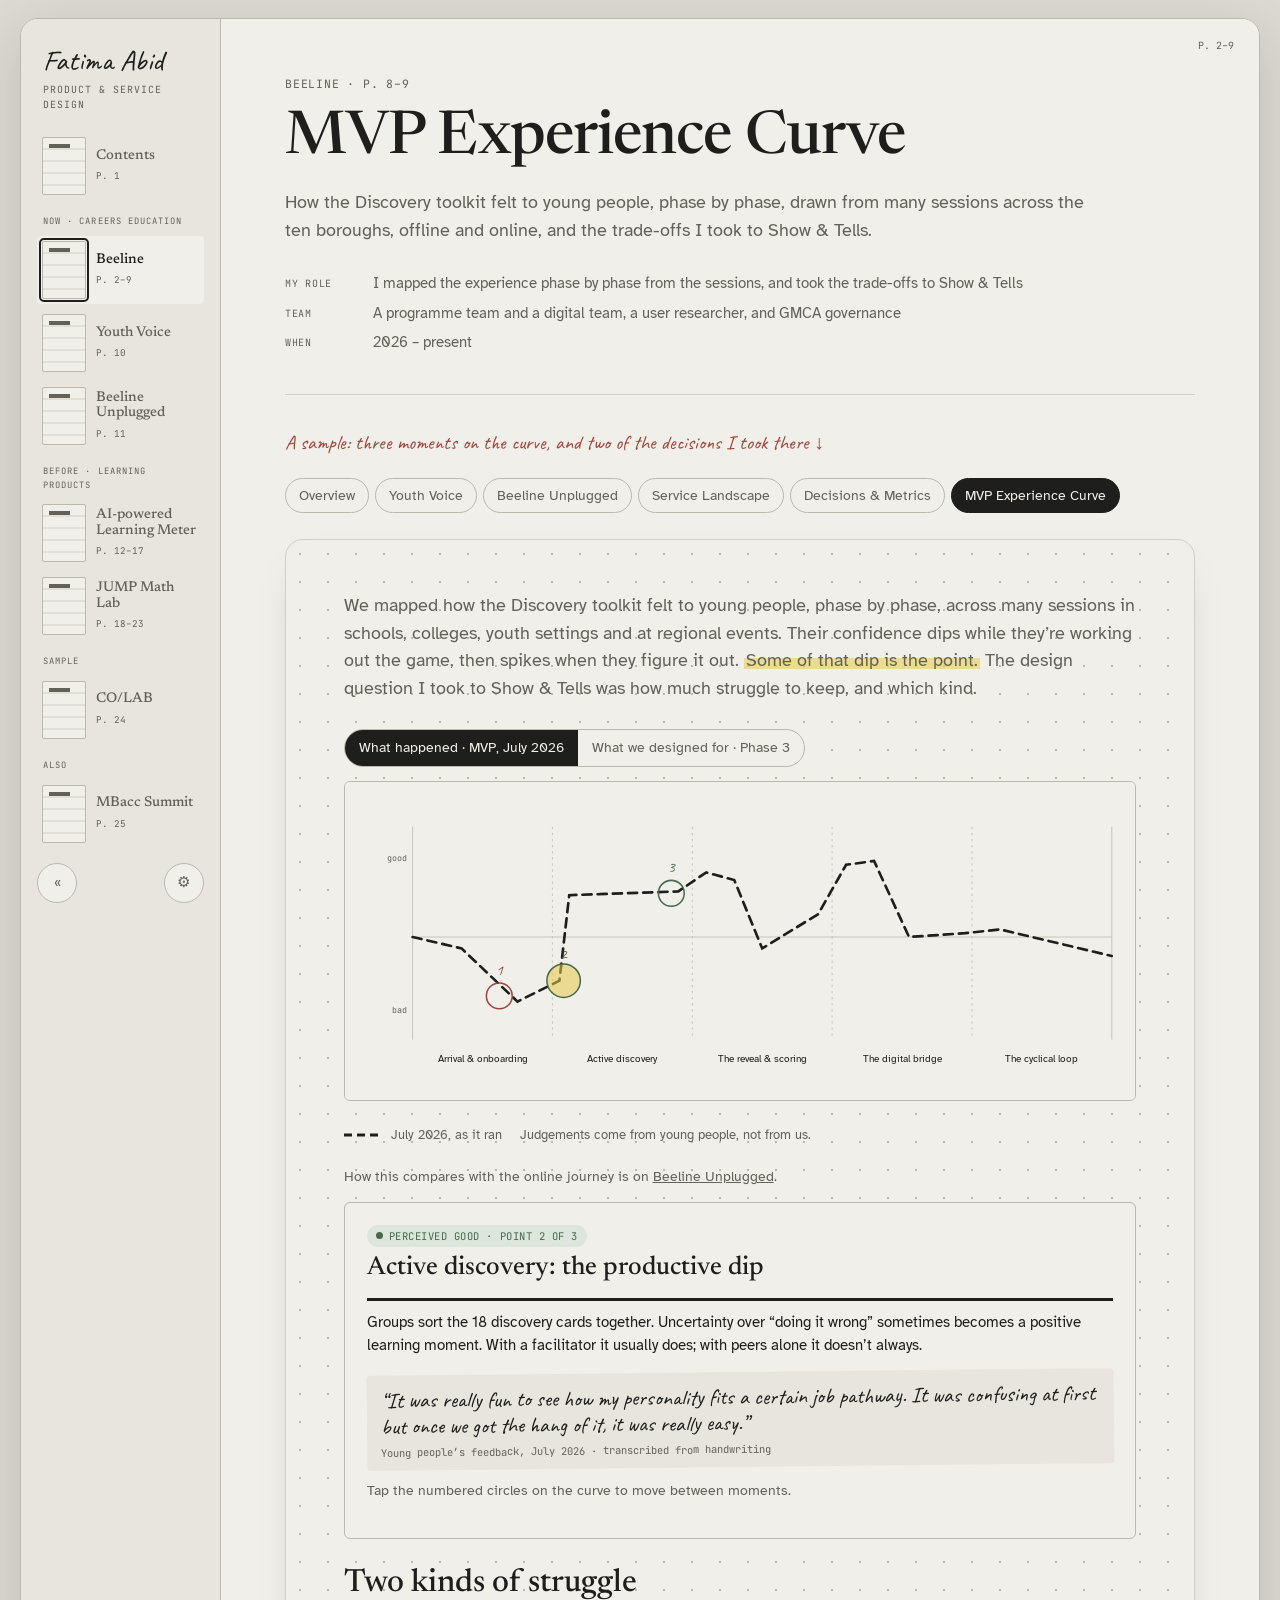
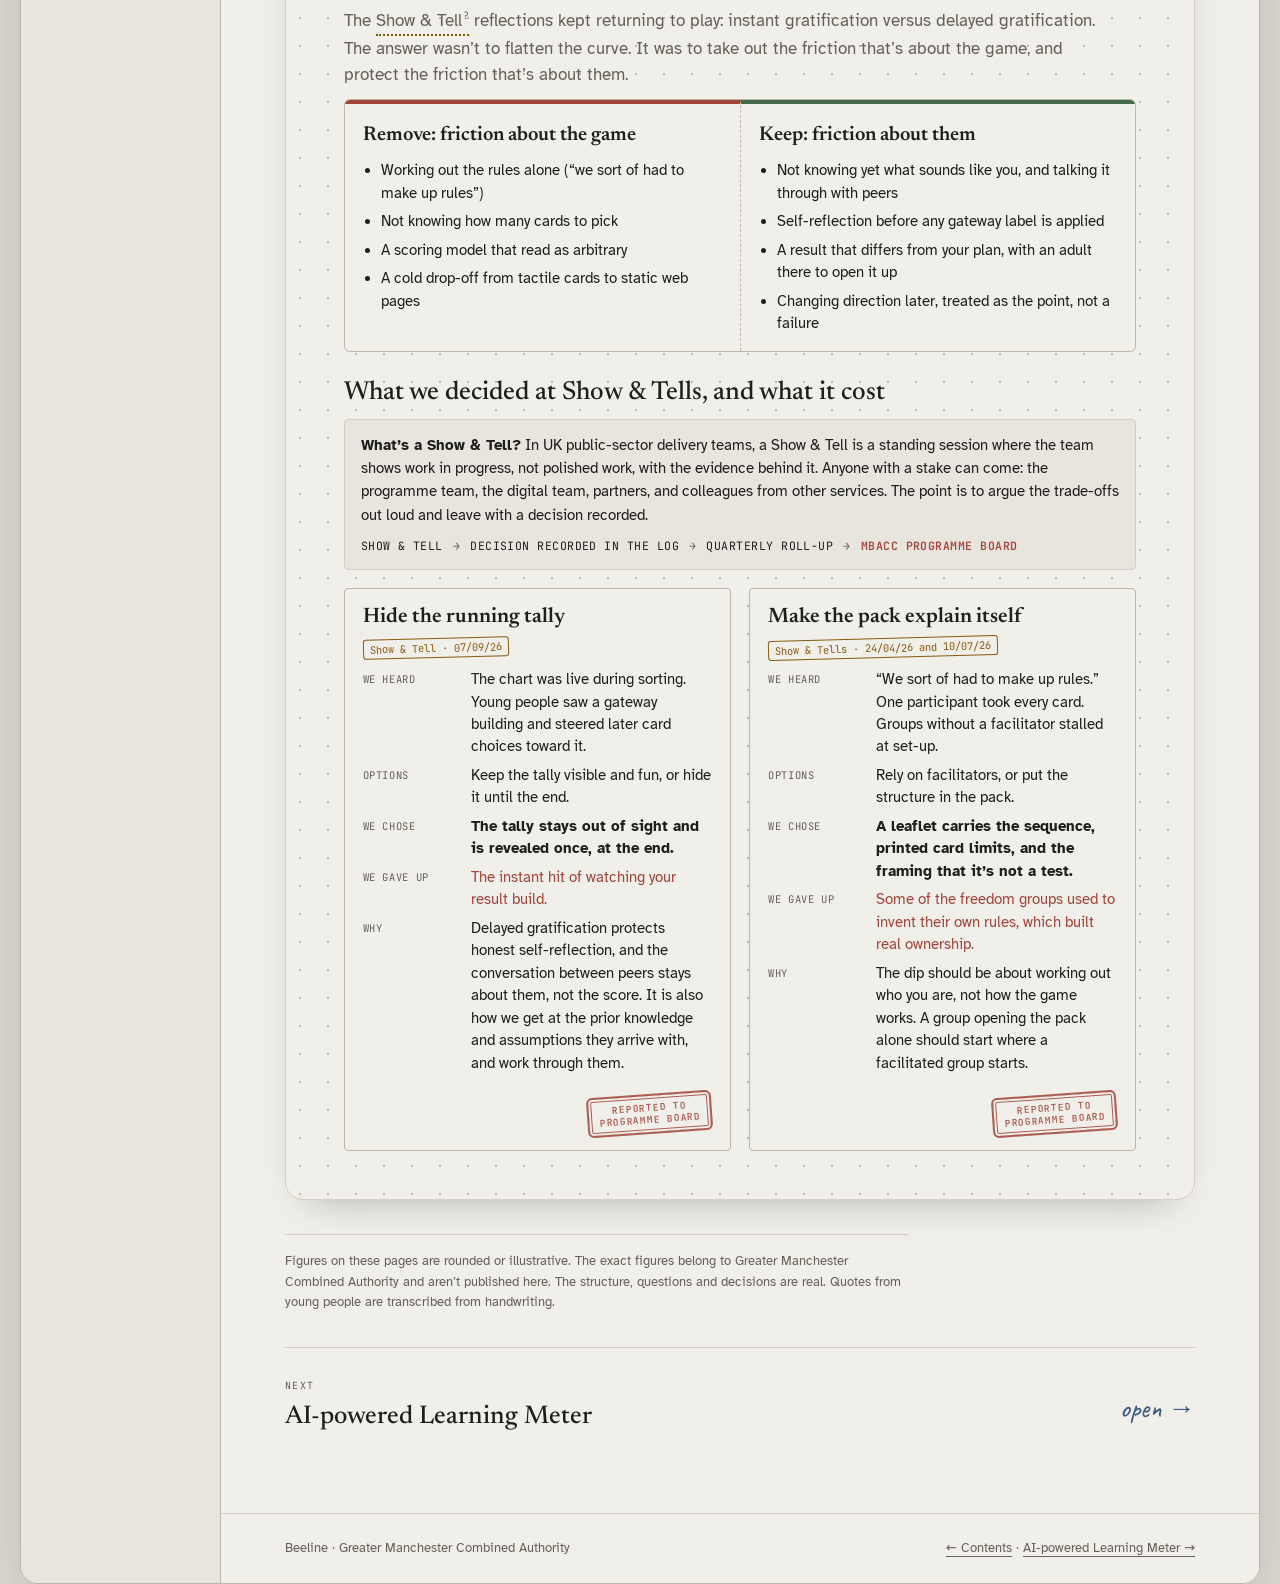
<file: beeline-showtells.html>
<!doctype html>
<html lang="en">
<meta charset="utf-8">
<meta name="viewport" content="width=device-width,initial-scale=1">
<title>MVP Experience Curve · Beeline</title>
<link rel="icon" href="assets/img/favicon.svg" type="image/svg+xml">
<link rel="alternate icon" href="assets/img/favicon-32.png" sizes="32x32">
<link rel="apple-touch-icon" href="assets/img/favicon-180.png">
<link rel="preconnect" href="https://fonts.googleapis.com">
<link rel="preconnect" href="https://fonts.gstatic.com" crossorigin>
<link rel="stylesheet" href="https://fonts.googleapis.com/css2?family=Newsreader:ital,opsz,wght@0,6..72,400;0,6..72,500;0,6..72,600&family=Atkinson+Hyperlegible:ital,wght@0,400;0,700;1,400&family=Caveat:wght@500;700&family=JetBrains+Mono:wght@400;500&display=swap">
<link rel="stylesheet" href="assets/journal.css">
<style>
.subnav{display:flex;flex-wrap:wrap;gap:6px;margin:0 0 26px}
.subnav a{text-decoration:none;font-size:14px;color:var(--pencil);border:1px solid var(--rule-strong);
  border-radius:999px;padding:6px 13px;background:var(--paper)}
.subnav a:hover{border-color:var(--ink);color:var(--ink)}
.subnav a[aria-current="page"]{background:var(--ink);color:var(--paper);border-color:var(--ink)}
.pagehead h1{margin:2px 0 4px}
.where{display:none}

:root{
  --desk:#DCD9D2; --paper:#F1EFEA; --paper-2:#E8E5DE; --ink:#1E1E1C; --pencil:#636159; --rule:#D3CFC6; --rule-strong:#BDB8AD;
  --blue:#3D5A86; --red:#A2443A; --green:#446A4A; --amber:#8A5A12; --hi:rgba(232,203,74,.55); --hi-solid:#E8CB4A; --hi-ink:#7A5E00;
  --red-w:#EEDDD8; --green-w:#DDE6DC; --blue-w:#DDE2EA; --amber-w:#F0E4CF; --hi-w:#F1E6B8;
  --serif:"Newsreader",Georgia,serif; --body:"Atkinson Hyperlegible","Segoe UI",system-ui,sans-serif;
  --hand:"Caveat","Bradley Hand","Segoe Print",cursive; --mono:"JetBrains Mono",ui-monospace,Menlo,monospace;
}
@media (prefers-color-scheme: dark){
  :root:not([data-theme="light"]){
    --desk:#121314; --paper:#1D1F21; --paper-2:#25282B; --ink:#E6E3DC; --pencil:#A9A59C; --rule:#34373B; --rule-strong:#4D5156;
    --blue:#8FA9D6; --red:#E6978B; --green:#9CC7A3; --amber:#E6B060; --hi:rgba(232,203,74,.28); --hi-solid:#D9BC45; --hi-ink:#E8CB4A;
    --red-w:#33282A; --green-w:#26302A; --blue-w:#262C37; --amber-w:#33291B; --hi-w:#342F1C;
  }
}
.sheet{max-width:1160px;margin:0 auto 28px;background:var(--paper);border-radius:18px;box-shadow:0 18px 40px -24px rgba(0,0,0,.35);padding:clamp(22px,4vw,52px) clamp(18px,4.5vw,60px) 48px;background-image:radial-gradient(circle,var(--rule-strong) 1.1px,transparent 1.4px);background-size:28px 28px;display:grid;gap:26px;position:relative}
.where{position:absolute;top:18px;right:22px;font-family:var(--hand);font-size:20px;color:var(--blue);transform:rotate(2deg)}
.mono{font-family:var(--mono);font-size:11.5px;letter-spacing:.07em;text-transform:uppercase;color:var(--pencil)}
.hand{font-family:var(--hand);font-size:23px;line-height:1.1;color:var(--blue)}
h2{font-family:var(--serif);font-weight:500;font-size:clamp(24px,2.8vw,32px);line-height:1.15;margin:0;text-wrap:balance}
h3{font-family:var(--serif);font-weight:500;font-size:clamp(21px,2.2vw,26px);margin:0;line-height:1.2}
.note .head .nh{font-family:var(--serif);font-weight:500;font-size:clamp(21px,2.2vw,26px);margin:0;line-height:1.2}
.lede{max-width:68ch;margin:0;font-size:18px}
.muted{color:var(--pencil)}
.hl{background:linear-gradient(transparent 40%,var(--hi) 40% 90%,transparent 90%);padding:0 2px}
.panel{background:var(--paper);border:1px solid var(--rule-strong);border-radius:6px;padding:clamp(14px,2vw,22px)}
.seg{display:inline-flex;border:1px solid var(--rule-strong);border-radius:999px;overflow:hidden;background:var(--paper)}
.seg button{border:0;background:none;padding:7px 14px;cursor:pointer;font-size:14px;color:var(--pencil)}
.seg button[aria-pressed="true"]{background:var(--ink);color:var(--paper)}

/* ===== 1 lifecycle strip ===== */
.life{display:grid;grid-template-columns:repeat(6,minmax(0,1fr));border:1px solid var(--rule-strong);border-radius:6px;overflow:hidden;background:var(--paper);position:relative}
.stage{padding:12px 12px 14px;display:grid;gap:6px;align-content:start;border-left:1px dashed var(--rule-strong);position:relative;min-height:150px}
.stage:first-child{border-left:0}
.stage .n{font-family:var(--mono);font-size:10.5px;color:var(--pencil);letter-spacing:.06em;text-transform:uppercase}
.stage b{font-family:var(--serif);font-size:18px;font-weight:600}
.stage ul{margin:0;padding:0;list-style:none;display:grid;gap:4px;font-size:13.5px}
.stage ul li::before{content:"✓ ";color:var(--green);font-weight:700}
.band{position:absolute;left:0;right:0;bottom:0;height:6px;background:var(--hi-solid)}
.trad{position:absolute;top:0;bottom:0;border-left:2px dashed var(--red);pointer-events:none}
.trad span{position:absolute;top:6px;left:6px;font-family:var(--hand);font-size:18px;color:var(--red);white-space:nowrap;transform:rotate(-2deg);background:var(--paper);padding:0 4px;line-height:1.1}
.life-foot{display:flex;justify-content:space-between;gap:12px;flex-wrap:wrap;font-size:14px}

/* ===== 2 curve ===== */
.curve-wrap{display:grid;gap:14px}
.curve-controls{display:flex;flex-wrap:wrap;gap:12px 22px;align-items:center}
#curve{width:100%;height:auto;display:block}
.legend{display:flex;flex-wrap:wrap;gap:6px 18px;font-size:13px;color:var(--pencil);align-items:center;margin-top:10px}
.legend svg{vertical-align:middle;margin-right:6px}
.chart{overflow-x:auto}
.chart svg{display:block;width:100%;min-width:760px;height:auto}
.hot{cursor:pointer}
.hot circle{transition:r .15s}
.hot:hover circle.ring,.hot:focus circle.ring{stroke-width:3}
.hot:focus{outline:none}
.hot:focus-visible circle.ring{stroke:var(--blue);stroke-width:3.5}
.note{display:grid;gap:14px}
.note .head{display:grid;gap:6px}
.oo{display:grid;gap:14px}
.oo>div{border-top:3px solid var(--k);padding-top:10px;display:grid;gap:6px;align-content:start}
.oo .lab{display:flex;gap:8px;align-items:center;font-family:var(--mono);font-size:11px;letter-spacing:.06em;text-transform:uppercase;color:var(--pencil)}
.oo p{margin:0;font-size:15px;max-width:74ch}
.tip{font-size:13.5px;color:var(--pencil)}
.note .said{font-family:var(--hand);font-size:22px;line-height:1.2;color:var(--ink);background:var(--paper-2);padding:12px 14px;border-radius:4px;transform:rotate(-.6deg)}
.note .said span{display:block;font-family:var(--mono);font-size:10.5px;color:var(--pencil);margin-top:6px;transform:none}
.pill{display:inline-flex;align-items:center;gap:6px;font-family:var(--mono);font-size:10.5px;letter-spacing:.05em;text-transform:uppercase;border-radius:999px;padding:3px 9px;width:max-content}
.pill::before{content:"";width:7px;height:7px;border-radius:50%;background:currentColor}
.p-good{background:var(--green-w);color:var(--green)} .p-bad{background:var(--red-w);color:var(--red)} .p-mixed{background:var(--amber-w);color:var(--amber)}
.struggle{display:grid;grid-template-columns:repeat(2,minmax(0,1fr));gap:0;border:1px solid var(--rule-strong);border-radius:6px;overflow:hidden;background:var(--paper)}
.struggle>div{padding:16px 18px;display:grid;gap:8px;align-content:start}
.struggle>div+div{border-left:1px dashed var(--rule-strong)}
.struggle b{font-family:var(--serif);font-size:20px;font-weight:600}
.struggle ul{margin:0;padding-left:18px;display:grid;gap:6px;font-size:14.5px}
.s-rem{border-top:4px solid var(--red)} .s-keep{border-top:4px solid var(--green)}
.cards{display:grid;grid-template-columns:repeat(2,minmax(0,1fr));gap:18px}
.dcard{background:var(--paper);border:1px solid var(--rule-strong);border-radius:4px;padding:16px 18px;display:grid;gap:10px;align-content:start;position:relative}
.dcard .top{display:flex;justify-content:space-between;gap:8px;flex-wrap:wrap;align-items:baseline}
.dcard h4{margin:0;font-family:var(--serif);font-size:21px;font-weight:600;line-height:1.2}
.dl{display:grid;grid-template-columns:96px minmax(0,1fr);gap:6px 12px;font-size:14.5px;margin:0}
.dl dt{font-family:var(--mono);font-size:10.5px;letter-spacing:.06em;text-transform:uppercase;color:var(--pencil);padding-top:3px}
.dl dd{margin:0}
.dl dd.gave{color:var(--red)}
.dl dd.chose{font-weight:700}
.stamp{font-family:var(--mono);font-size:10.5px;border:1.2px solid var(--amber);color:var(--amber);border-radius:3px;padding:1px 6px;transform:rotate(-1.5deg)}

/* ===== 3 system ===== */
.sys{display:grid;grid-template-columns:minmax(0,1.35fr) minmax(0,1fr);gap:22px;align-items:start}
.sys svg{width:100%;height:auto;display:block}
.node{cursor:pointer}
.node rect{transition:stroke-width .15s}
.node:hover rect,.node:focus rect{stroke-width:2.5}
.node:focus{outline:none}
.node:focus-visible rect{stroke:var(--blue);stroke-width:3}
.node[aria-pressed="true"] rect{stroke-width:3}
.detail{display:grid;gap:10px;align-content:start}
.detail .big{font-family:var(--serif);font-size:44px;line-height:1}
.detail h4{margin:0;font-family:var(--serif);font-size:22px;font-weight:600}
.detail p{margin:0}
.row{font-family:var(--mono);font-size:12px;background:var(--paper-2);border-radius:4px;padding:10px 12px;display:grid;gap:4px;overflow-x:auto}
.row span{white-space:nowrap}
.redact{background:var(--ink);color:transparent;border-radius:2px;user-select:none}
.kv{display:flex;flex-wrap:wrap;gap:6px}
.kv span{font-size:13px;border-radius:999px;padding:3px 10px;background:var(--paper-2)}
.sticky{justify-self:start;background:var(--hi-solid);color:#2a2410;font-family:var(--hand);font-size:21px;line-height:1.15;padding:10px 14px 12px;max-width:380px;transform:rotate(-1.2deg);box-shadow:0 6px 12px -8px rgba(0,0,0,.4)}

@media (max-width:900px){
  .life{grid-template-columns:repeat(3,minmax(0,1fr))}
  .stage:nth-child(4){border-left:0}
  .trad{display:none}
  .oo,.struggle,.cards,.sys{grid-template-columns:1fr}
  .struggle>div+div{border-left:0;border-top:1px dashed var(--rule-strong)}
}
@media (max-width:520px){ .life{grid-template-columns:1fr} .stage{border-left:0;border-top:1px dashed var(--rule-strong);min-height:0} .dl{grid-template-columns:1fr;gap:2px} .where{position:static;display:block} }

/* ===== 3 how I work (v2) ===== */
.flow{list-style:none;margin:0;padding:0;display:grid;gap:0;counter-reset:none}
.flow>li{display:grid;grid-template-columns:150px minmax(0,1fr);gap:18px;padding:0 0 18px;position:relative}
.flow>li::before{content:"";position:absolute;left:14px;top:30px;bottom:0;width:2px;background:var(--rule-strong)}
.flow>li:last-child::before{display:none}
.sn{display:flex;gap:10px;align-items:center;font-family:var(--serif);font-size:19px;font-weight:600;align-self:start}
.sn span{width:30px;height:30px;border-radius:50%;border:2px solid var(--ink);display:grid;place-items:center;font-family:var(--mono);font-size:12px;background:var(--paper);flex:none;position:relative;z-index:1}
.two{display:grid;grid-template-columns:repeat(2,minmax(0,1fr));gap:14px}
.three{display:grid;grid-template-columns:repeat(3,minmax(0,1fr));gap:14px}
.box{background:var(--paper);border:1px solid var(--rule-strong);border-left:5px solid var(--k);border-radius:4px;padding:14px 16px;display:grid;gap:6px;align-content:start}
.box b{font-family:var(--serif);font-size:19px;font-weight:600;line-height:1.2}
.box .sub{font-family:var(--hand);font-size:19px;color:var(--pencil);line-height:1.1}
.box p{margin:0;font-size:14.5px}
.box .tag{font-family:var(--mono);font-size:10.5px;color:var(--pencil);text-transform:uppercase;letter-spacing:.05em}
.k-red{--k:var(--red)} .k-green{--k:var(--green)} .k-blue{--k:var(--blue)} .k-hi{--k:var(--hi-solid)} .k-ink{--k:var(--ink)} .k-amber{--k:var(--amber)}
.join{grid-column:2;margin:6px 0 0;font-family:var(--hand);font-size:20px;color:var(--blue);text-align:center}
.routes{display:grid;grid-template-columns:repeat(3,minmax(0,1fr));gap:8px;margin-top:4px}
.routes div{background:var(--paper-2);border-radius:4px;padding:8px 10px;font-size:13.5px;display:grid;gap:2px}
.routes b{font-family:var(--serif);font-size:17px;line-height:1.15}
.loops{display:grid;grid-template-columns:repeat(2,minmax(0,1fr));gap:14px;margin-left:168px}
.loops div{border:1px dashed var(--rule-strong);border-radius:4px;padding:12px 14px;display:grid;gap:4px}
.loops b{font-family:var(--hand);font-size:22px;color:var(--blue);font-weight:500}
.loops p{margin:0;font-size:14.5px}
.lundy{display:grid;grid-template-columns:repeat(4,minmax(0,1fr));gap:0;border:1px solid var(--rule-strong);border-radius:6px;overflow:hidden;background:var(--paper)}
.lundy>div{padding:14px 16px;display:grid;gap:6px;align-content:start;border-top:4px solid var(--green)}
.lundy>div+div{border-left:1px dashed var(--rule-strong)}
.lundy .n{font-family:var(--serif);font-size:22px;font-weight:600;color:var(--green)}
.lundy p{margin:0;font-size:14.5px}
@media (max-width:900px){
  .flow>li{grid-template-columns:1fr;gap:8px}
  .flow>li::before{display:none}
  .two,.three,.routes,.loops{grid-template-columns:1fr}
  .loops{margin-left:0}
  .join{grid-column:1}
  .lundy{grid-template-columns:repeat(2,minmax(0,1fr))}
  .lundy>div:nth-child(3){border-left:0}
}
@media (max-width:520px){ .lundy{grid-template-columns:1fr} .lundy>div+div{border-left:0} }

.st-chain{list-style:none;margin:0;padding:0;display:flex;flex-wrap:wrap;gap:6px 0;font-family:var(--mono);font-size:11.5px;text-transform:uppercase;letter-spacing:.04em}
.st-chain li{display:flex;align-items:center}
.st-chain li:not(:last-child)::after{content:"→";margin:0 10px;color:var(--pencil)}
.st-chain li:last-child{color:var(--red);font-weight:600}
.has-stamp{position:relative;padding-right:150px}
.boardstamp{position:absolute;top:12px;right:14px;font-family:var(--mono);font-size:10.5px;font-weight:600;line-height:1.25;letter-spacing:.08em;text-transform:uppercase;text-align:center;color:var(--red);border:2px solid var(--red);border-radius:6px;padding:6px 10px;transform:rotate(-6deg);opacity:.85;box-shadow:inset 0 0 0 2px var(--paper),inset 0 0 0 3px var(--red);pointer-events:none}
.dcard{position:relative}
.boardstamp.sm{position:static;display:inline-block;justify-self:end;margin-top:10px;font-size:9.5px;transform:rotate(-4deg)}
@media (max-width:640px){.has-stamp{padding-right:16px;padding-top:64px}}
.st-explain{background:var(--paper-2);border:1px solid var(--rule);border-radius:4px;padding:14px 16px;margin:10px 0 18px;display:grid;gap:10px}
.st-explain p{margin:0;max-width:78ch;font-size:15px}
.st-chain{list-style:none;margin:0;padding:0;display:flex;flex-wrap:wrap;gap:6px 0;font-family:var(--mono);font-size:11.5px;text-transform:uppercase;letter-spacing:.04em}
.st-chain li{display:flex;align-items:center}
.st-chain li:not(:last-child)::after{content:"→";margin:0 10px;color:var(--pencil)}
.st-chain li:last-child{color:var(--red);font-weight:600}

.sample-note{font-family:var(--hand);font-size:1.25rem;color:var(--red);margin:0 0 22px;max-width:70ch;line-height:1.35}
</style>

<a class="skip" href="#main">Skip to the page</a>
<div class="layout">
<main id="main" tabindex="-1">
<div class="pagehead">
  <div class="mono">Beeline · p. 8–9</div>
  <h1>MVP Experience Curve</h1>
  <p class="lede">How the Discovery toolkit felt to young people, phase by phase, drawn from many sessions across the ten boroughs, offline and online, and the trade-offs I took to Show &amp; Tells.</p>
  <div class="rolestrip">
    <span><b>My role</b>I mapped the experience phase by phase from the sessions, and took the trade-offs to Show &amp; Tells</span>
    <span><b>Team</b>A programme team and a digital team, a user researcher, and GMCA governance</span>
    <span><b>When</b>2026 – present</span>
  </div>
  <div class="kicker"></div>
</div>
<p class="sample-note">A sample: three moments on the curve, and two of the decisions I took there ↓</p>
<nav class="subnav" aria-label="Beeline spreads">
  <a href="beeline.html">Overview</a>
  <a href="youth-voice.html">Youth Voice</a>
  <a href="discovery-game.html">Beeline Unplugged</a>
  <a href="beeline-landscape.html">Service Landscape</a>
  <a href="beeline-evidence.html">Decisions &amp; Metrics</a>
  <a href="beeline-showtells.html" aria-current="page">MVP Experience Curve</a>
</nav>

<section class="sheet" aria-label="MVP experience curve across five phases">
  <span class="where" aria-hidden="true">Beeline tab: “Show &amp; Tells” ↓</span>
  <div>
    <p class="lede">We mapped how the Discovery toolkit felt to young people, phase by phase, across many sessions in schools, colleges, youth settings and at regional events. Their confidence dips while they’re working out the game, then spikes when they figure it out. <span class="hl">Some of that dip is the point.</span> The design question I took to Show &amp; Tells was how much struggle to keep, and which kind.</p>
  </div>

  <div class="curve-wrap">
    <div class="curve-controls">
      <span class="seg" role="group" aria-label="Which curve" id="curveSeg">
        <button type="button" data-v="mvp" aria-pressed="true">What happened · MVP, July 2026</button>
        <button type="button" data-v="tobe" aria-pressed="false">What we designed for · Phase 3</button>
      </span>
    </div>
    <div class="panel chart"><svg id="curve" viewBox="0 0 1000 360" role="img" aria-labelledby="curveTitle"><title id="curveTitle">Experience curve across five phases of a Beeline Discovery session</title></svg></div>
    <div class="legend" id="legend"></div>
    <p class="muted" style="font-size:13.5px;margin:8px 0 0">How this compares with the online journey is on <a href="discovery-game.html">Beeline Unplugged</a>.</p>
    <div class="note panel" id="note" aria-live="polite"></div>
  </div>

  <div>
    <h2>Two kinds of struggle</h2>
    <p class="muted" style="margin:6px 0 12px;max-width:70ch">The Show &amp; Tell reflections kept returning to play: instant gratification versus delayed gratification. The answer wasn’t to flatten the curve. It was to take out the friction that’s about the game, and protect the friction that’s about them.</p>
    <div class="struggle">
      <div class="s-rem"><b>Remove: friction about the game</b><ul><li>Working out the rules alone (“we sort of had to make up rules”)</li><li>Not knowing how many cards to pick</li><li>A scoring model that read as arbitrary</li><li>A cold drop-off from tactile cards to static web pages</li></ul></div>
      <div class="s-keep"><b>Keep: friction about them</b><ul><li>Not knowing yet what sounds like you, and talking it through with peers</li><li>Self-reflection before any gateway label is applied</li><li>A result that differs from your plan, with an adult there to open it up</li><li>Changing direction later, treated as the point, not a failure</li></ul></div>
    </div>
  </div>

  <div>
    <h3>What we decided at Show &amp; Tells, and what it cost</h3>
    <div class="st-explain">
      <p><b>What’s a Show &amp; Tell?</b> In UK public-sector delivery teams, a Show &amp; Tell is a standing session where
      the team shows work in progress, not polished work, with the evidence behind it. Anyone with a stake can come:
      the programme team, the digital team, partners, and colleagues from other services. The point is to argue the
      trade-offs out loud and leave with a decision recorded.</p>
      <ol class="st-chain" aria-label="How a Show and Tell decision reaches the Programme Board">
        <li>Show &amp; Tell</li><li>Decision recorded in the log</li><li>Quarterly roll-up</li><li>MBacc Programme Board</li>
      </ol>
    </div>
    
    <div class="cards" id="cards"></div>
  </div>
</section>


<p class="disclaimer">Figures on these pages are rounded or illustrative. The exact figures belong to Greater Manchester
Combined Authority and aren’t published here. The structure, questions and decisions are real. Quotes from young people
are transcribed from handwriting.</p>
<div class="nextcase"><a href="learning-meter.html"><span><small>Next</small>AI-powered Learning Meter</span><span class="open" aria-hidden="true">open →</span></a></div>
<footer class="pagefoot">
  <span>Beeline · Greater Manchester Combined Authority</span>
  <span><a href="index.html">← Contents</a> · <a href="learning-meter.html">AI-powered Learning Meter →</a></span>
</footer>
</main>
</div>
<script src="assets/site.js"></script>
<script>
const $=id=>document.getElementById(id);
const seg=(id,fn)=>$(id).querySelectorAll("button").forEach(b=>b.onclick=()=>{$(id).querySelectorAll("button").forEach(x=>x.setAttribute("aria-pressed",x===b));fn(b.dataset.k||b.dataset.v)});

/* curve */

const PH=["Arrival & onboarding","Active discovery","The reveal & scoring","The digital bridge","The cyclical loop"];
const X0=60,X1=980,W=(X1-X0)/5, Y=v=>300-v*250; // v: 0 low .. 1 high, .5 neutral
const px=(p,f)=>X0+W*(p+f);
// offline (dashed) and online (dotted) from the board, approximate
const OFF=[[0,0,.5],[0,.35,.44],[0,.75,.16],[1,.05,.27],[1,.12,.72],[1,.9,.74],[2,.1,.84],[2,.3,.80],[2,.5,.44],[2,.9,.62],[3,.1,.88],[3,.3,.9],[3,.55,.5],[3,.95,.52],[4,.2,.54],[4,1,.4]];
const TOBE=[[0,0,.5],[0,.6,.6],[1,.15,.5],[1,.55,.72],[2,.3,.8],[2,.6,.7],[2,.9,.8],[3,.5,.78],[4,.5,.84],[4,1,.9]];
const HOT={mvp:[
 {p:0,f:.62,v:.19,t:"bad",h:"Arrival & onboarding",off:"Young people are handed the toolkit, or a group opens the pack on its own. Without a facilitator they hesitate while they work out the mechanics. Peer groups adapt by trial and error, but structured settings need clear onboarding.",said:"“We sort of had to make up rules.” · “Clearer instructions, as I am not sure if we played this correctly.”",src:"Young people’s feedback, July 2026"},
 {p:1,f:.08,v:.27,t:"good",h:"Active discovery: the productive dip",off:"Groups sort the 18 discovery cards together. Uncertainty over “doing it wrong” sometimes becomes a positive learning moment. With a facilitator it usually does; with peers alone it doesn’t always.",said:"“It was really fun to see how my personality fits a certain job pathway. It was confusing at first but once we got the hang of it, it was really easy.”",src:"Young people’s feedback, July 2026"},
 {p:1,f:.85,v:.73,t:"good",h:"Active discovery: the spike",off:"Once groups figure it out, flexible rules let them adapt the game to how they work, and that builds real ownership. Seeing their matched gateways on the tally chart is a clear moment of delight.",said:"“It was fun to hear everyone’s different answers in my group.”",src:"Young people’s feedback, July 2026"},
],tobe:[
 {p:0,f:.6,v:.6,t:"good",h:"Explains itself",d:"The leaflet carries the sequence, the card limits and the framing that it’s not a test, so a group opening the pack alone starts where a facilitated group starts.",said:"Removes: working out the rules alone.",src:"Service design takeaway, Phase 3"},
 {p:1,f:.15,v:.5,t:"good",h:"The dip we keep",d:"Sorting stays a conversation between young people about what sounds like them. Uncertainty here is about themselves, not the game, and peers help each other filter the noise.",said:"Keeps: not knowing yet, and talking it through.",src:"Service design takeaway, Phase 3"},
 {p:2,f:.3,v:.8,t:"good",h:"Shows its working",d:"The tally is revealed once, at the end. The 3/1 model is explained where it’s used, and every gateway card carries recognisable roles.",said:"Delayed gratification, on purpose.",src:"Service design takeaway, Phase 3"},
 {p:3,f:.5,v:.78,t:"good",h:"Keeps its promise on any device",d:"Three routes across the bridge (QR code, short URL, printed sheet) and a results page that opens with a suggestion, not a verdict.",said:"Removes: the cold drop-off.",src:"Service design takeaway, Phase 3"},
 {p:4,f:.5,v:.84,t:"good",h:"Stays open",d:"All seven gateways are reachable from the results page, with employer content inside each, and changing direction is treated as the point.",said:"Keeps: exploring after the answer.",src:"Service design takeaway, Phase 3"}
]};
let view="mvp", sel={mvp:1,tobe:1};
const path=pts=>pts.map(([p,f,v],i)=>`${i?"L":"M"}${px(p,f).toFixed(1)},${Y(v).toFixed(1)}`).join(" ");
const col=t=>t==="good"?"var(--green)":t==="bad"?"var(--red)":"var(--amber)";
function renderCurve(){
  const s=$("curve"); const H=HOT[view];
  let g=`<title id="curveTitle">Experience curve across five phases of a Beeline Discovery session</title>`;
  for(let i=0;i<=5;i++) g+=`<line x1="${X0+W*i}" y1="30" x2="${X0+W*i}" y2="310" stroke="var(--rule-strong)" stroke-dasharray="${i%5?"3 5":"0"}"/>`;
  g+=`<line x1="${X0}" y1="${Y(.5)}" x2="${X1}" y2="${Y(.5)}" stroke="var(--rule-strong)"/>`;
  g+=`<text x="${X0-8}" y="${Y(.9)}" text-anchor="end" font-family="var(--mono)" font-size="11" fill="var(--pencil)">good</text><text x="${X0-8}" y="${Y(.1)}" text-anchor="end" font-family="var(--mono)" font-size="11" fill="var(--pencil)">bad</text>`;
  PH.forEach((p,i)=>g+=`<text x="${X0+W*i+W/2}" y="340" text-anchor="middle" font-family="var(--body)" font-size="13" fill="var(--ink)">${p}</text>`);
  if(view==="mvp"){
    g+=`<path d="${path(OFF)}" fill="none" stroke="var(--ink)" stroke-width="3.5" stroke-dasharray="12 8" stroke-linecap="round"/>`;
    } else {
    g+=`<path d="${path(OFF)}" fill="none" stroke="var(--rule-strong)" stroke-width="2.5" stroke-dasharray="12 8"/>`;
    g+=`<path d="${path(TOBE)}" fill="none" stroke="var(--green)" stroke-width="3.5" stroke-linecap="round" stroke-linejoin="round"/>`;
  }
  H.forEach((h,i)=>{const cx=px(h.p,h.f),cy=Y(h.v),on=sel[view]===i;
    g+=`<g class="hot" tabindex="0" role="button" aria-pressed="${on}" aria-label="${h.h}" data-i="${i}"><circle class="ring" cx="${cx}" cy="${cy}" r="${on?22:17}" fill="${on?"var(--hi)":"transparent"}" stroke="${col(h.t)}" stroke-width="2"/><text x="${cx}" y="${cy-28}" text-anchor="middle" font-family="var(--hand)" font-size="20" fill="${col(h.t)}">${i+1}</text></g>`;});
  s.innerHTML=g;
  s.querySelectorAll(".hot").forEach(el=>{const go=()=>{sel[view]=+el.dataset.i;renderCurve()};el.onclick=go;el.onkeydown=e=>{if(e.key==="Enter"||e.key===" "){e.preventDefault();go()}}});
  const h=H[sel[view]];
  const pillCls=h.t==="good"?"p-good":h.t==="bad"?"p-bad":"p-mixed", pillTxt=h.t==="good"?"perceived good":h.t==="bad"?"perceived bad":"it depends";
  $("note").innerHTML = view==="mvp"
   ? `<div class="head"><span class="pill ${pillCls}">${pillTxt} · point ${sel[view]+1} of ${H.length}</span><div class="nh">${h.h}</div></div>
      <div class="oo"><div style="--k:var(--ink)"><p>${h.off}</p></div></div>
      <div class="said">${h.said}<span>${h.src} · transcribed from handwriting</span></div>
      <p class="tip">Tap the numbered circles on the curve to move between moments.</p>`
   : `<div class="head"><span class="pill ${pillCls}">${PH[h.p]}</span><div class="nh">${h.h}</div><p style="margin:0">${h.d}</p></div><div class="said">${h.said}<span>${h.src}</span></div>`;
  $("legend").innerHTML=view==="mvp"
   ?`<span><svg width="34" height="8"><line x1="0" y1="4" x2="34" y2="4" stroke="var(--ink)" stroke-width="3" stroke-dasharray="8 5"/></svg>July 2026, as it ran</span><span>Judgements come from young people, not from us.</span>`
   :`<span><svg width="34" height="8"><line x1="0" y1="4" x2="34" y2="4" stroke="var(--green)" stroke-width="3"/></svg>intended curve</span><span><svg width="34" height="8"><line x1="0" y1="4" x2="34" y2="4" stroke="var(--rule-strong)" stroke-width="2.5" stroke-dasharray="8 5"/></svg>July 2026, for comparison</span>`;
}
seg("curveSeg",v=>{view=v;renderCurve()});renderCurve();

const CARDS=[
 {st:"Show & Tell · 07/09/26",t:"Hide the running tally",heard:"The chart was live during sorting. Young people saw a gateway building and steered later card choices toward it.",opt:"Keep the tally visible and fun, or hide it until the end.",chose:"The tally stays out of sight and is revealed once, at the end.",gave:"The instant hit of watching your result build.",why:"Delayed gratification protects honest self-reflection, and the conversation between peers stays about them, not the score. It is also how we get at the prior knowledge and assumptions they arrive with, and work through them."},
 {st:"Show & Tells · 24/04/26 and 10/07/26",t:"Make the pack explain itself",heard:"“We sort of had to make up rules.” One participant took every card. Groups without a facilitator stalled at set-up.",opt:"Rely on facilitators, or put the structure in the pack.",chose:"A leaflet carries the sequence, printed card limits, and the framing that it’s not a test.",gave:"Some of the freedom groups used to invent their own rules, which built real ownership.",why:"The dip should be about working out who you are, not how the game works. A group opening the pack alone should start where a facilitated group starts."}
];
$("cards").innerHTML=CARDS.map(c=>`<article class="dcard"><div class="top"><h4>${c.t}</h4><span class="stamp">${c.st}</span></div><dl class="dl"><dt>We heard</dt><dd>${c.heard}</dd><dt>Options</dt><dd>${c.opt}</dd><dt>We chose</dt><dd class="chose">${c.chose}</dd><dt>We gave up</dt><dd class="gave">${c.gave}</dd><dt>Why</dt><dd>${c.why}</dd></dl><span class="boardstamp sm">Reported to<br>Programme Board</span></article>`).join("");
</script>
</html>
</file>
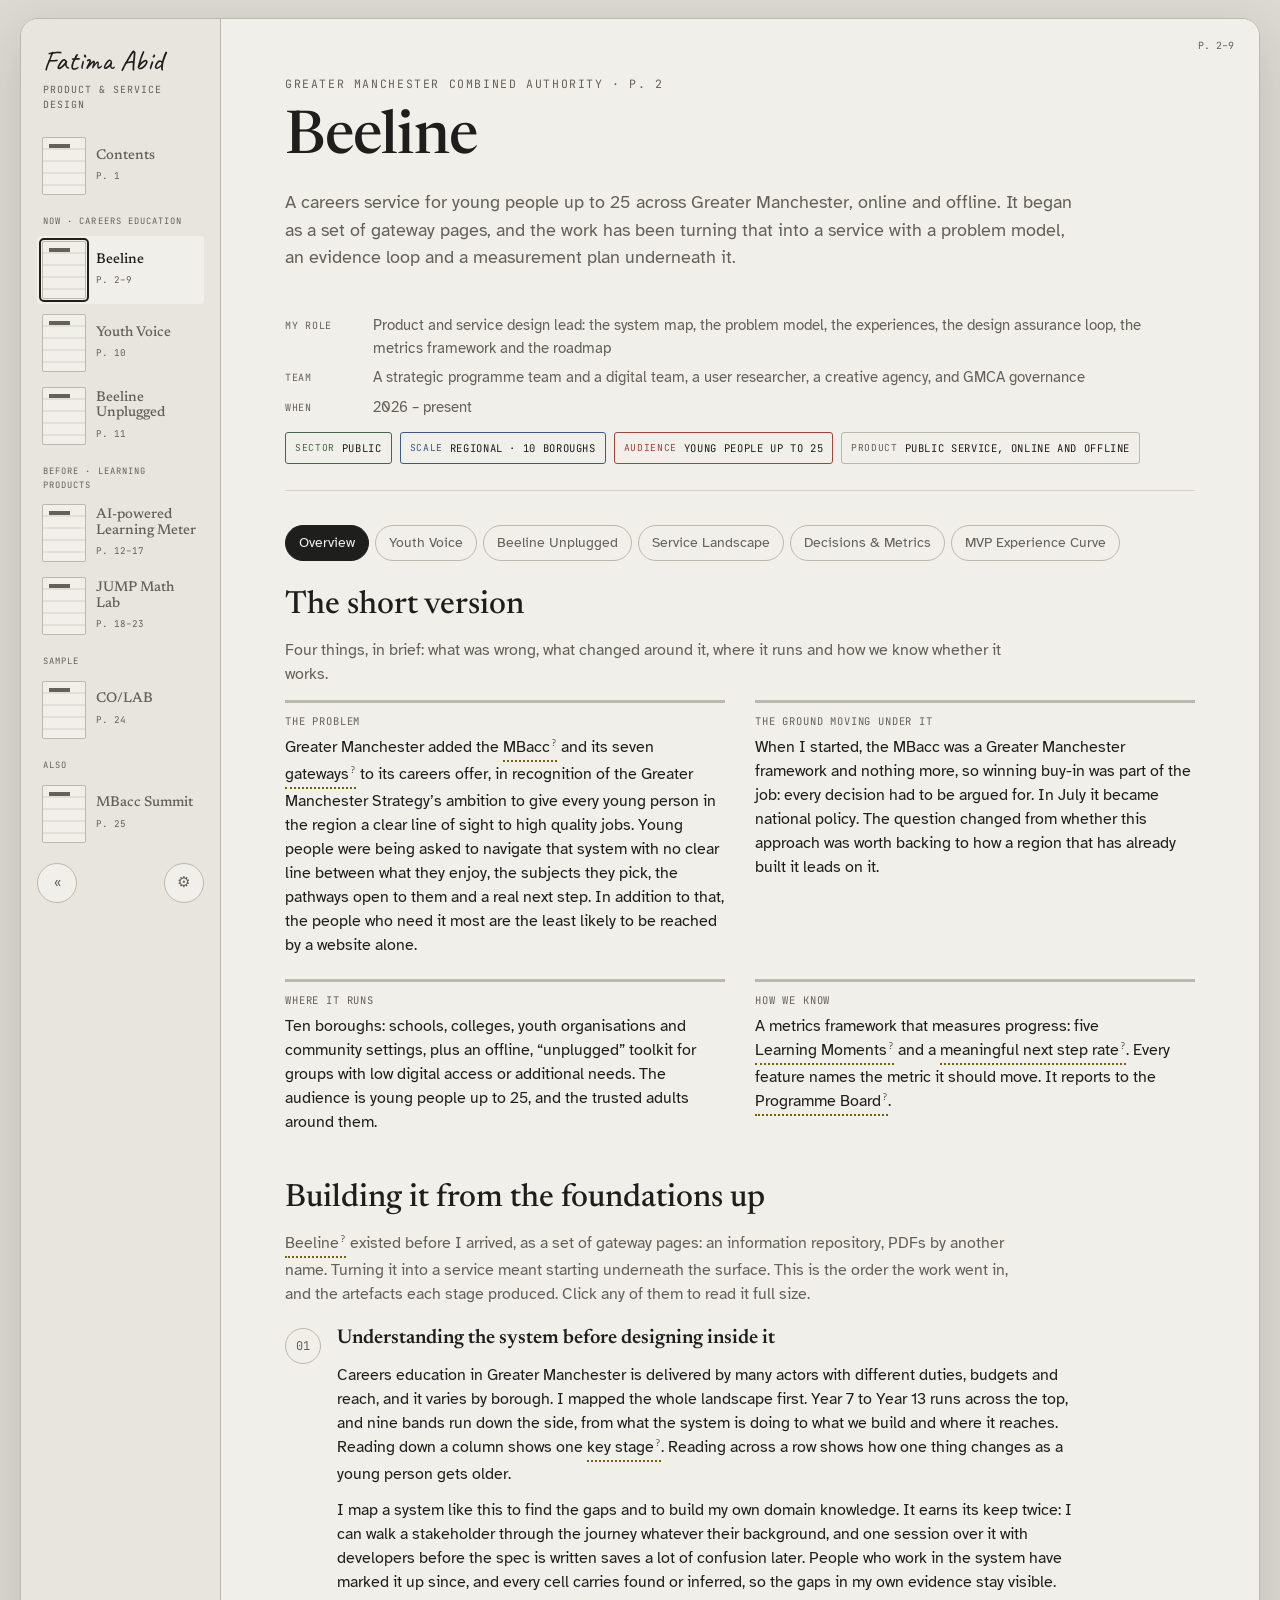
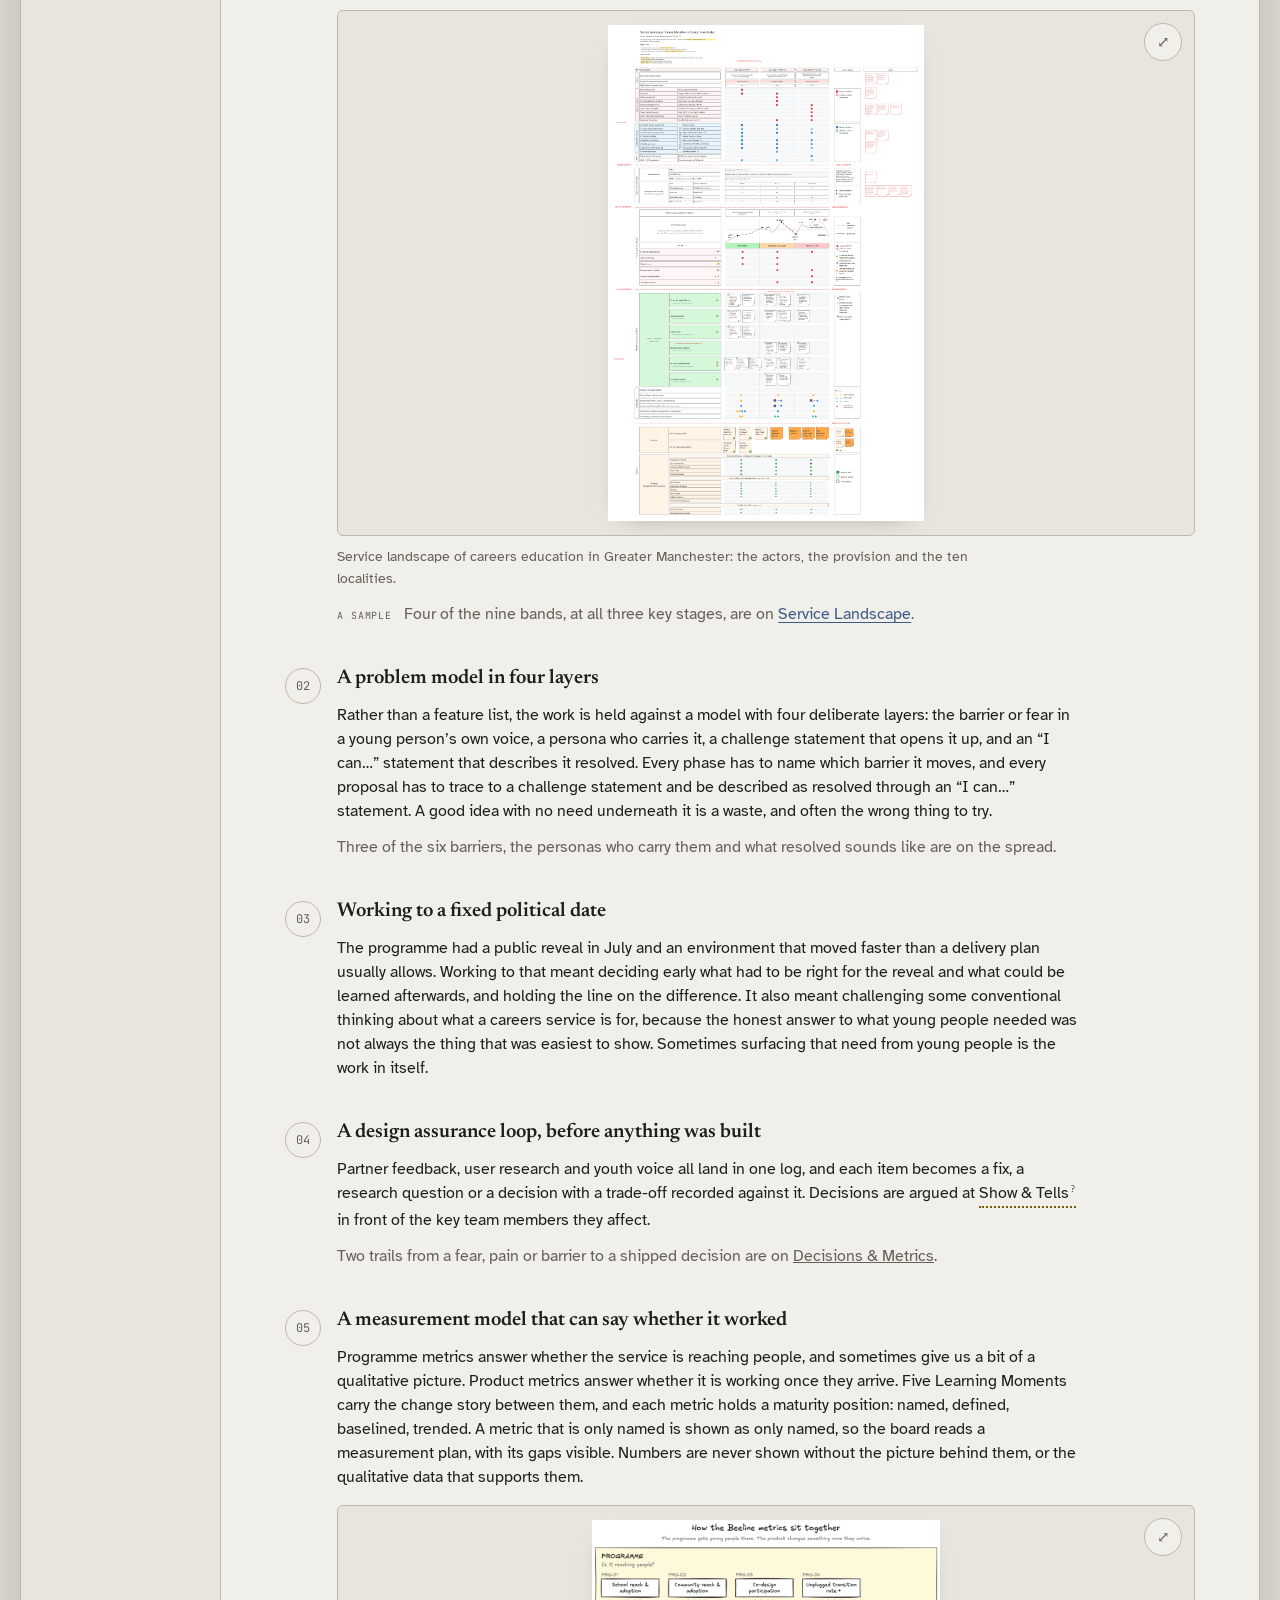
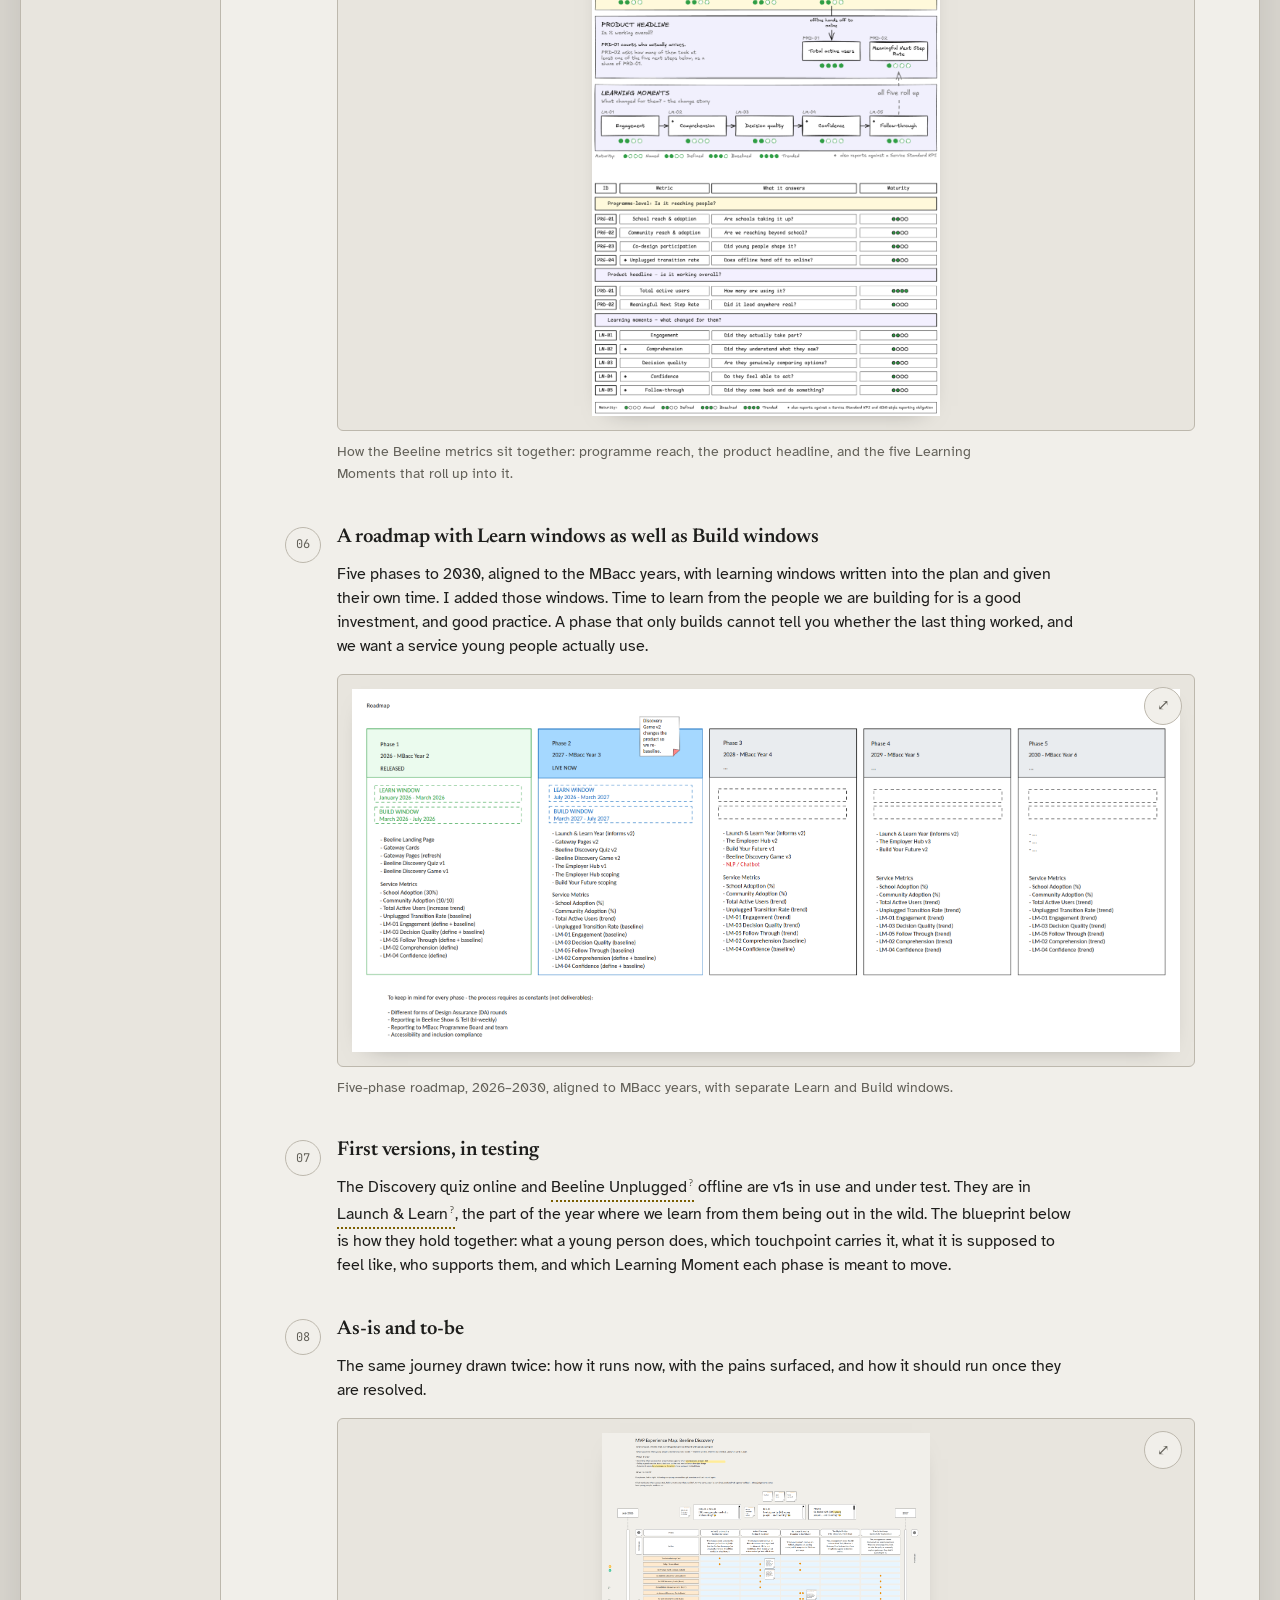
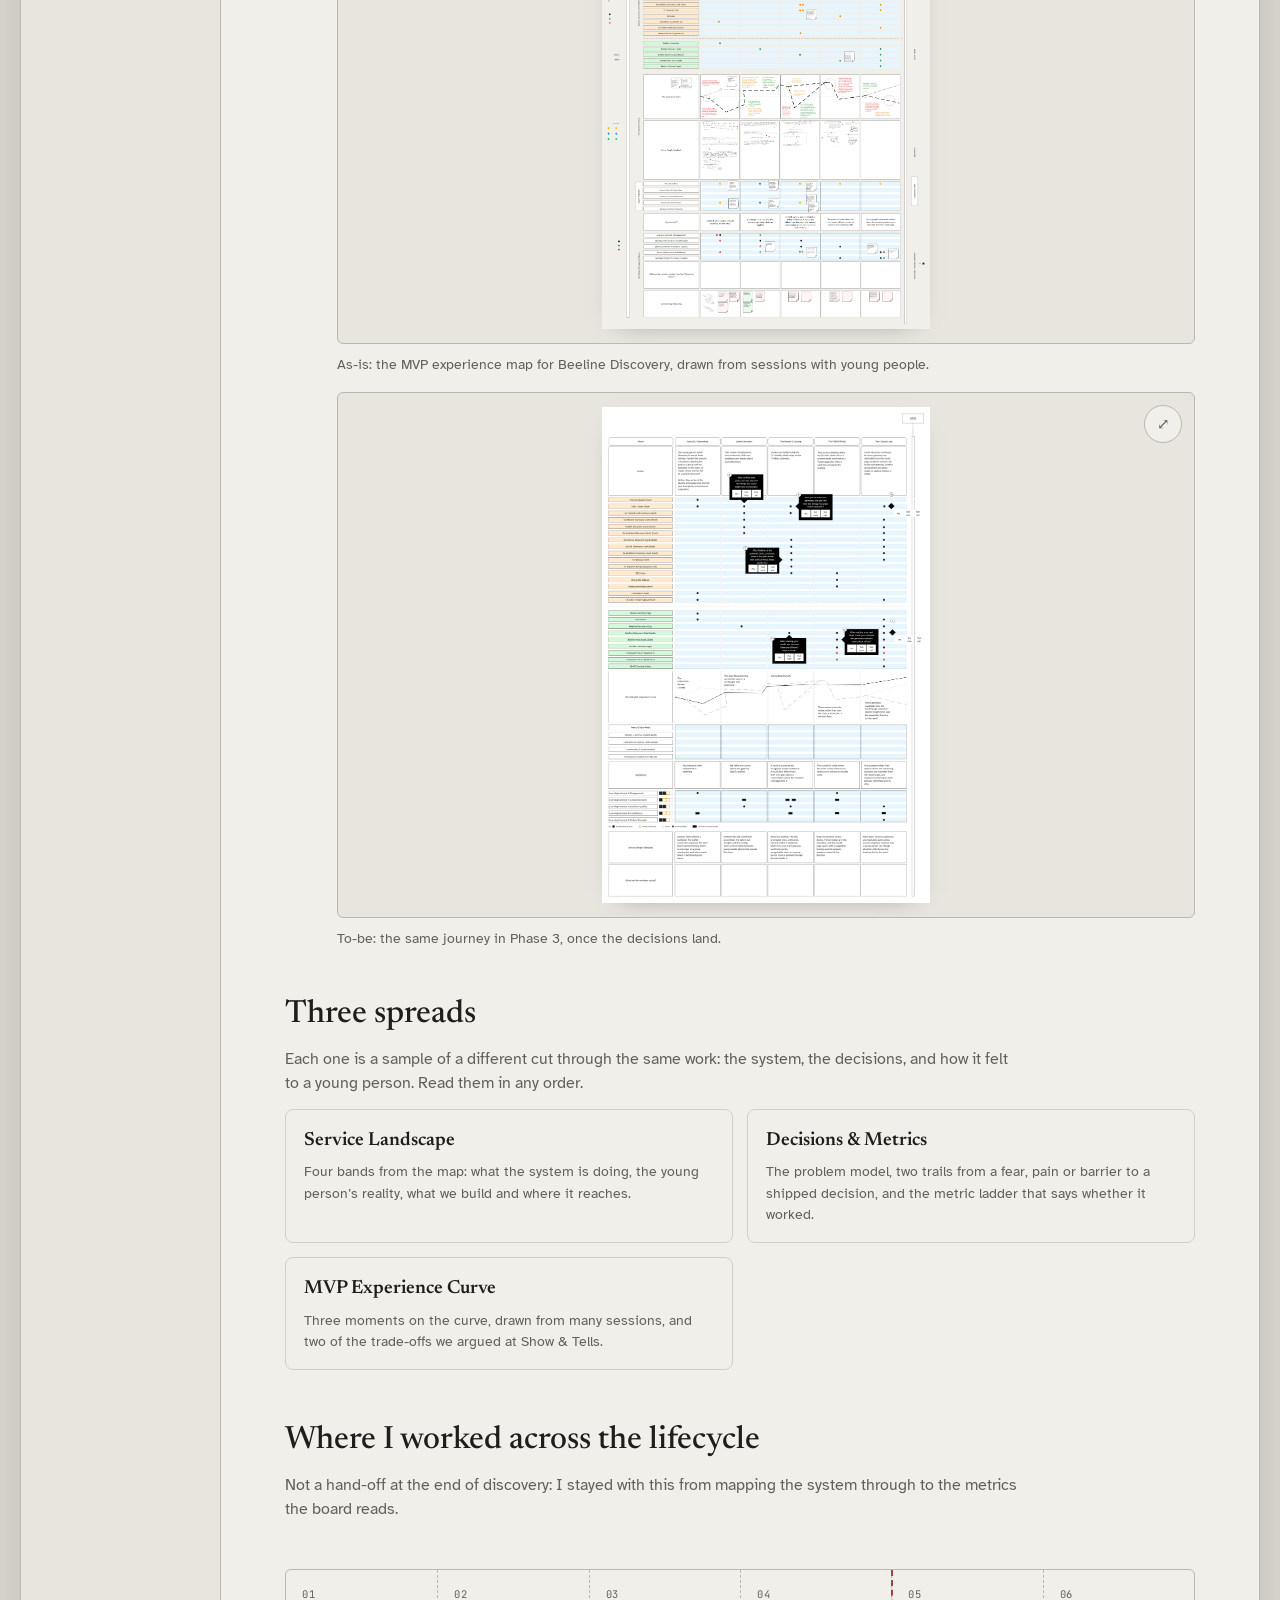
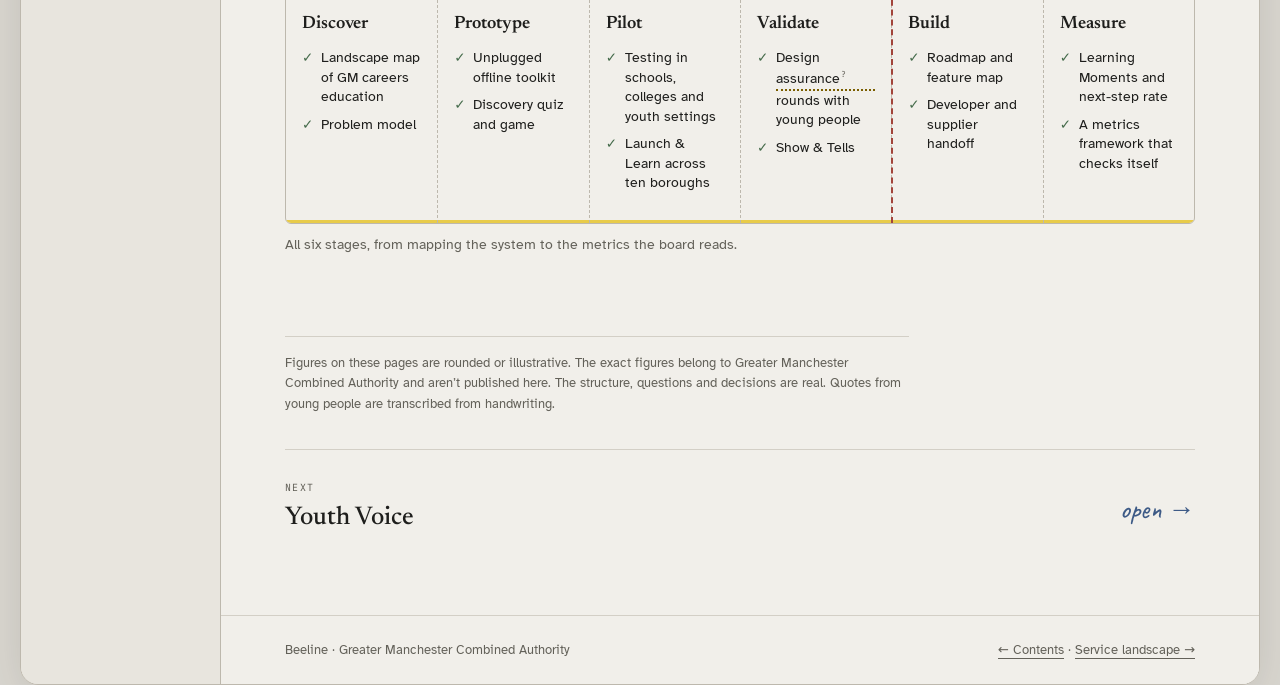
<file: beeline.html>
<!doctype html>
<html lang="en">
<meta charset="utf-8">
<meta name="viewport" content="width=device-width,initial-scale=1">
<title>Beeline · Fatima Abid</title>
<link rel="icon" href="assets/img/favicon.svg" type="image/svg+xml">
<link rel="alternate icon" href="assets/img/favicon-32.png" sizes="32x32">
<link rel="apple-touch-icon" href="assets/img/favicon-180.png">
<link rel="preconnect" href="https://fonts.googleapis.com">
<link rel="preconnect" href="https://fonts.gstatic.com" crossorigin>
<link rel="stylesheet" href="https://fonts.googleapis.com/css2?family=Newsreader:ital,opsz,wght@0,6..72,400;0,6..72,500;0,6..72,600&family=Atkinson+Hyperlegible:ital,wght@0,400;0,700;1,400&family=Caveat:wght@500;700&family=JetBrains+Mono:wght@400;500&display=swap">
<link rel="stylesheet" href="assets/journal.css">
<style>
.subnav{display:flex;flex-wrap:wrap;gap:6px;margin:0 0 26px}
.subnav a{text-decoration:none;font-size:14px;color:var(--pencil);border:1px solid var(--rule-strong);
  border-radius:999px;padding:6px 13px;background:var(--paper)}
.subnav a:hover{border-color:var(--ink);color:var(--ink)}
.subnav a[aria-current="page"]{background:var(--ink);color:var(--paper);border-color:var(--ink)}
.pagehead h1{margin:2px 0 4px}
.where{display:none}

.sixty-grid{display:grid;grid-template-columns:repeat(2,minmax(0,1fr));gap:22px 30px}
.sixty-grid>div{border-top:3px solid var(--rule-strong);padding-top:10px}
.sixty-grid .lbl{font-family:var(--mono);font-size:10.5px;letter-spacing:.08em;text-transform:uppercase;color:var(--pencil);display:block;margin-bottom:6px}
.sixty-grid p{margin:0;font-size:15.5px}
.spreads{display:grid;grid-template-columns:repeat(2,minmax(0,1fr));gap:14px}
.spreads a{text-decoration:none;border:1px solid var(--rule);border-radius:8px;padding:16px 18px;display:grid;gap:6px;align-content:start;background:var(--paper)}
.spreads a:hover{border-color:var(--rule-strong)}
.spreads b{font-family:var(--serif);font-size:19px;font-weight:600}
.spreads span{font-size:14px;color:var(--pencil)}

.stack{gap:46px}
.stack>section{display:grid;gap:14px}
.stack h2{font-size:clamp(24px,2.8vw,32px)}
.sec-lede{margin:0;max-width:74ch;color:var(--pencil);font-size:15.5px}
.build{list-style:none;margin:6px 0 0;padding:0;display:grid;gap:40px;counter-reset:b}
.build>li{display:grid;gap:12px;counter-increment:b;position:relative;padding-left:52px}
.build>li::before{content:counter(b,decimal-leading-zero);position:absolute;left:0;top:2px;
  font-family:var(--mono);font-size:12px;color:var(--pencil);border:1px solid var(--rule-strong);
  border-radius:999px;width:34px;height:34px;display:grid;place-items:center}
.build h3{font-family:var(--serif);font-size:20px;font-weight:600;margin:0;line-height:1.25}
.build p{margin:0;max-width:74ch;font-size:15.5px}
.build figure.fig{margin-top:4px}
@media (max-width:640px){ .build>li{padding-left:0} .build>li::before{position:static;margin-bottom:2px} }
@media (max-width:820px){ .sixty-grid,.spreads{grid-template-columns:1fr} }

.longer{margin:12px 0 0;font-size:14px;color:var(--pencil);max-width:74ch}
.longer span{font-family:var(--mono);font-size:.62rem;letter-spacing:.09em;text-transform:uppercase;margin-right:8px}
.longer a{color:var(--blue);text-decoration:underline;text-underline-offset:3px}
</style>

<a class="skip" href="#main">Skip to the page</a>
<div class="layout">
<main id="main" tabindex="-1">
<div class="pagehead">
  <div class="mono">Greater Manchester Combined Authority · p. 2</div>
  <h1>Beeline</h1>
  <p class="lede">A careers service for young people up to 25 across Greater Manchester, online and offline. It began as a set of gateway pages, and the work has been turning that into a service with a problem model, an evidence loop and a measurement plan underneath it.</p>
  <div class="rolestrip">
    <span><b>My role</b>Product and service design lead: the system map, the problem model, the experiences, the design assurance loop, the metrics framework and the roadmap</span>
    <span><b>Team</b>A strategic programme team and a digital team, a user researcher, a creative agency, and GMCA governance</span>
    <span><b>When</b>2026 – present</span>
  </div>
  <div class="kicker"><span class="stamp-ctx stamp-sector"><i>Sector</i>Public</span><span class="stamp-ctx stamp-scale"><i>Scale</i>Regional · 10 boroughs</span><span class="stamp-ctx stamp-audience"><i>Audience</i>Young people up to 25</span><span class="stamp-ctx stamp-product"><i>Product</i>Public service, online and offline</span></div>
</div>
<nav class="subnav" aria-label="Beeline spreads">
  <a href="beeline.html" aria-current="page">Overview</a>
  <a href="youth-voice.html">Youth Voice</a>
  <a href="discovery-game.html">Beeline Unplugged</a>
  <a href="beeline-landscape.html">Service Landscape</a>
  <a href="beeline-evidence.html">Decisions &amp; Metrics</a>
  <a href="beeline-showtells.html">MVP Experience Curve</a>
</nav>
<div class="stack">
<section>
  <h2>The short version</h2>
  <p class="sec-lede">Four things, in brief: what was wrong, what changed around it, where it runs and how we know whether it works.</p>
  <div class="sixty-grid">
  <div><span class="lbl">The problem</span>
    <p>Greater Manchester added the <button class="term" data-term="MBacc">MBacc</button> and its seven
    <button class="term" data-term="gateways">gateways</button> to its careers offer, in recognition of the Greater
    Manchester Strategy’s ambition to give every young person in the region a clear line of sight to high quality jobs.
    Young people were being asked to navigate that system with no clear line between what they enjoy, the subjects they
    pick, the pathways open to them and a real next step. In addition to that, the people who need it most are the least
    likely to be reached by a website alone.</p></div>
  <div><span class="lbl">The ground moving under it</span>
    <p>When I started, the MBacc was a Greater Manchester framework and nothing more, so winning buy-in was part of the
    job: every decision had to be argued for. In July it became national policy. The question
    changed from whether this approach was worth backing to how a region that has already built it leads on it.</p></div>
  <div><span class="lbl">Where it runs</span>
    <p>Ten boroughs: schools, colleges, youth organisations and community settings, plus an offline, “unplugged”
    toolkit for groups with low digital access or additional needs. The audience is young people up to 25, and the
    trusted adults around them.</p></div>
  <div><span class="lbl">How we know</span>
    <p>A metrics framework that measures progress: five
    <button class="term" data-term="Learning Moments">Learning Moments</button> and a
    <button class="term" data-term="Meaningful Next Step Rate">meaningful next step rate</button>. Every feature names
    the metric it should move. It reports to the
    <button class="term" data-term="Programme Board">Programme Board</button>.</p></div>
  </div>
</section>

<section>
  <h2>Building it from the foundations up</h2>
  <p class="sec-lede">Beeline existed before I arrived, as a set of gateway pages: an information repository, PDFs by
    another name. Turning it into a service meant starting underneath the surface. This is the order the work went in, and the
    artefacts each stage produced. Click any of them to read it full size.</p>

  <ol class="build">
    <li>
      <h3>Understanding the system before designing inside it</h3>
      <p>Careers education in Greater Manchester is delivered by many actors with different duties, budgets and reach,
        and it varies by borough. I mapped the whole landscape first. Year 7 to Year 13 runs across the top, and nine
        bands run down the side, from what the system is doing to what we build and where it reaches. Reading down a
        column shows one key stage. Reading across a row shows how one thing changes as a young person gets older.</p>
      <p>I map a system like this to find the gaps and to build my own domain knowledge. It earns its keep twice: I can
        walk a stakeholder through the journey whatever their background, and one session over it with developers before
        the spec is written saves a lot of confusion later. People who work in the system have marked it up since, and
        every cell carries found or inferred, so the gaps in my own evidence stay visible.</p>
      <figure class="fig"><button type="button" aria-label="Enlarge: Service landscape of careers education in Greater Manchester: the actors, the provision and the ten localities."><img src="assets/img/service-landscape.png" alt="A diagnostic service map showing the actors, careers provision and ten localities across Greater Manchester." loading="lazy"></button><figcaption>Service landscape of careers education in Greater Manchester: the actors, the provision and the ten localities.</figcaption></figure>
      <p class="longer"><span>A sample</span> Four of the nine bands, at all three key stages, are on
        <a href="beeline-landscape.html">Service Landscape</a>.</p>
    </li>

    <li>
      <h3>A problem model in four layers</h3>
      <p>Rather than a feature list, the work is held against a model with four deliberate layers: the barrier or fear
        in a young person’s own voice, a persona who carries it, a challenge statement that opens it up, and an
        “I can…” statement that describes it resolved. Every phase has to name which barrier it moves, and every
        proposal has to trace to a challenge statement and be described as resolved through an “I can…” statement.
        A good idea with no need underneath it is a waste, and often the wrong thing to try.</p>
      <p class="sec-lede">Three of the six barriers, the personas who carry them and what resolved sounds like are on the spread.</p>
    </li>

    <li>
      <h3>Working to a fixed political date</h3>
      <p>The programme had a public reveal in July and an environment that moved faster than a delivery plan usually
        allows. Working to that meant deciding early what had to be right for the reveal and what could be learned
        afterwards, and holding the line on the difference. It also meant challenging some conventional thinking about
        what a careers service is for, because the honest answer to what young people needed was not always the thing
        that was easiest to show. Sometimes surfacing that need from young people is the work in itself.</p>
    </li>

    <li>
      <h3>A design assurance loop, before anything was built</h3>
      <p>Partner feedback, user research and youth voice all land in one log, and each item becomes a fix, a research
        question or a decision with a trade-off recorded against it. Decisions are argued at
        <button class="term" data-term="Show &amp; Tell">Show &amp; Tells</button> in front of the key team members they
        affect.</p>
      <p class="sec-lede">Two trails from a fear, pain or barrier to a shipped decision are on
        <a href="beeline-evidence.html">Decisions &amp; Metrics</a>.</p>
    </li>

    <li>
      <h3>A measurement model that can say whether it worked</h3>
      <p>Programme metrics answer whether the service is reaching people, and sometimes give us a bit of a qualitative
        picture. Product metrics answer whether it is working once they arrive. Five Learning Moments carry the change
        story between them, and each metric holds a maturity position: named, defined, baselined, trended. A metric that
        is only named is shown as only named, so the board reads a measurement plan, with its gaps visible. Numbers are
        never shown without the picture behind them, or the qualitative data that supports them.</p>
      <figure class="fig"><button type="button" aria-label="Enlarge: How the Beeline metrics sit together: programme reach, the product headline, and the five Learning Moments that roll up into it."><img src="assets/img/metrics-model-v2.png" alt="A model showing programme metrics, product headline metrics and five Learning Moments, each with a four-step maturity indicator." loading="lazy"></button><figcaption>How the Beeline metrics sit together: programme reach, the product headline, and the five Learning Moments that roll up into it.</figcaption></figure>
    </li>

    <li>
      <h3>A roadmap with Learn windows as well as Build windows</h3>
      <p>Five phases to 2030, aligned to the MBacc years, with learning windows written into the plan and given their
        own time. I added those windows. Time to learn from the people we are building for is a good investment, and
        good practice. A phase that only builds cannot tell you whether the last thing worked, and we want a service
        young people actually use.</p>
      <figure class="fig"><button type="button" aria-label="Enlarge: Five-phase roadmap, 2026–2030, aligned to MBacc years, with separate Learn and Build windows."><img src="assets/img/roadmap.png" alt="A five-phase delivery roadmap from 2026 to 2030, aligned to MBacc years and marking separate Learn and Build windows." loading="lazy"></button><figcaption>Five-phase roadmap, 2026–2030, aligned to MBacc years, with separate Learn and Build windows.</figcaption></figure>
    </li>

    <li>
      <h3>First versions, in testing</h3>
      <p>The Discovery quiz online and <button class="term" data-term="Beeline Unplugged">Beeline Unplugged</button>
        offline are v1s in use and under test. They are in Launch &amp; Learn, the part of the year where we learn from
        them being out in the wild. The blueprint below is how they hold together:
        what a young person does, which touchpoint carries it, what it is supposed to feel like, who supports them, and
        which Learning Moment each phase is meant to move.</p>
      
    </li>

    <li>
      <h3>As-is and to-be</h3>
      <p>The same journey drawn twice: how it runs now, with the pains surfaced, and how it should run once they are
        resolved.</p>
      <figure class="fig"><button type="button" aria-label="Enlarge: As-is: the MVP experience map for Beeline Discovery, drawn from sessions with young people."><img src="assets/img/mvp-experience-map.png" alt="An experience map of the Beeline Discovery minimum viable product, showing the young person’s journey and service touchpoints." loading="lazy"></button><figcaption>As-is: the MVP experience map for Beeline Discovery, drawn from sessions with young people.</figcaption></figure><figure class="fig"><button type="button" aria-label="Enlarge: To-be: the same journey in Phase 3, once the decisions land."><img src="assets/img/experience-map-to-be.png" alt="A future-state experience map for Beeline Phase 3, showing the intended journey and supporting service interactions." loading="lazy"></button><figcaption>To-be: the same journey in Phase 3, once the decisions land.</figcaption></figure>
    </li>
  </ol>
</section>

<section>
  <h2>Three spreads</h2>
  <p class="sec-lede">Each one is a sample of a different cut through the same work: the system, the decisions, and how it felt to a young person. Read them in any order.</p>
  <div class="spreads">
    <a href="beeline-landscape.html"><b>Service Landscape</b><span>Four bands from the map: what the system is doing, the young person’s reality, what we build and where it reaches.</span></a>
    <a href="beeline-evidence.html"><b>Decisions &amp; Metrics</b><span>The problem model, two trails from a fear, pain or barrier to a shipped decision, and the metric ladder that says whether it worked.</span></a>
    <a href="beeline-showtells.html"><b>MVP Experience Curve</b><span>Three moments on the curve, drawn from many sessions, and two of the trade-offs we argued at Show &amp; Tells.</span></a>
  </div>
</section>

<section style="margin-top:6px">
  <h2>Where I worked across the lifecycle</h2>
  <p class="sec-lede">Not a hand-off at the end of discovery: I stayed with this from mapping the system through to the metrics the board reads.</p>
  <div data-life="beeline" class="life-wrap"></div>
</section>

<p class="disclaimer">Figures on these pages are rounded or illustrative. The exact figures belong to Greater Manchester
Combined Authority and aren’t published here. The structure, questions and decisions are real. Quotes from young people
are transcribed from handwriting.</p>
</div>
<div class="nextcase"><a href="youth-voice.html"><span><small>Next</small>Youth Voice</span><span class="open" aria-hidden="true">open →</span></a></div>
<footer class="pagefoot">
  <span>Beeline · Greater Manchester Combined Authority</span>
  <span><a href="index.html">← Contents</a> · <a href="beeline-landscape.html">Service landscape →</a></span>
</footer>
</main>
</div>
<script src="assets/site.js"></script>

</html>
</file>
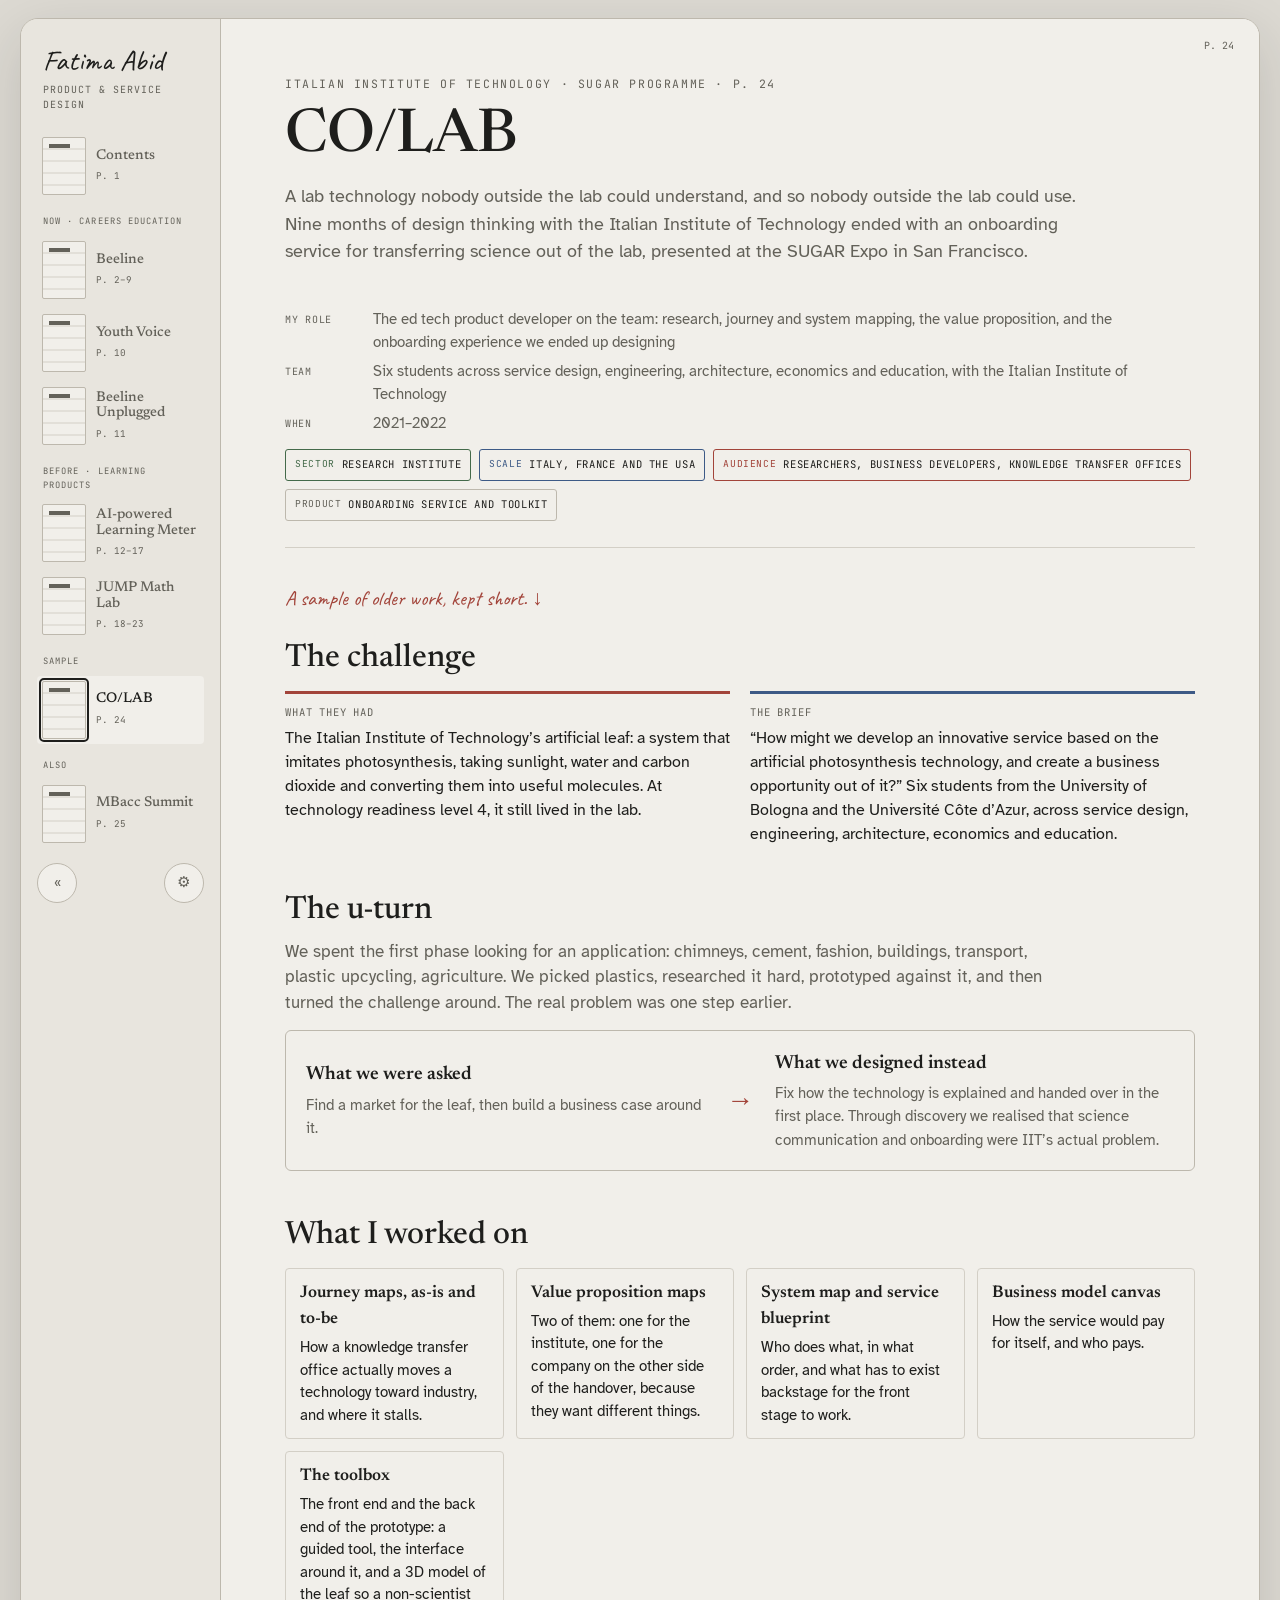
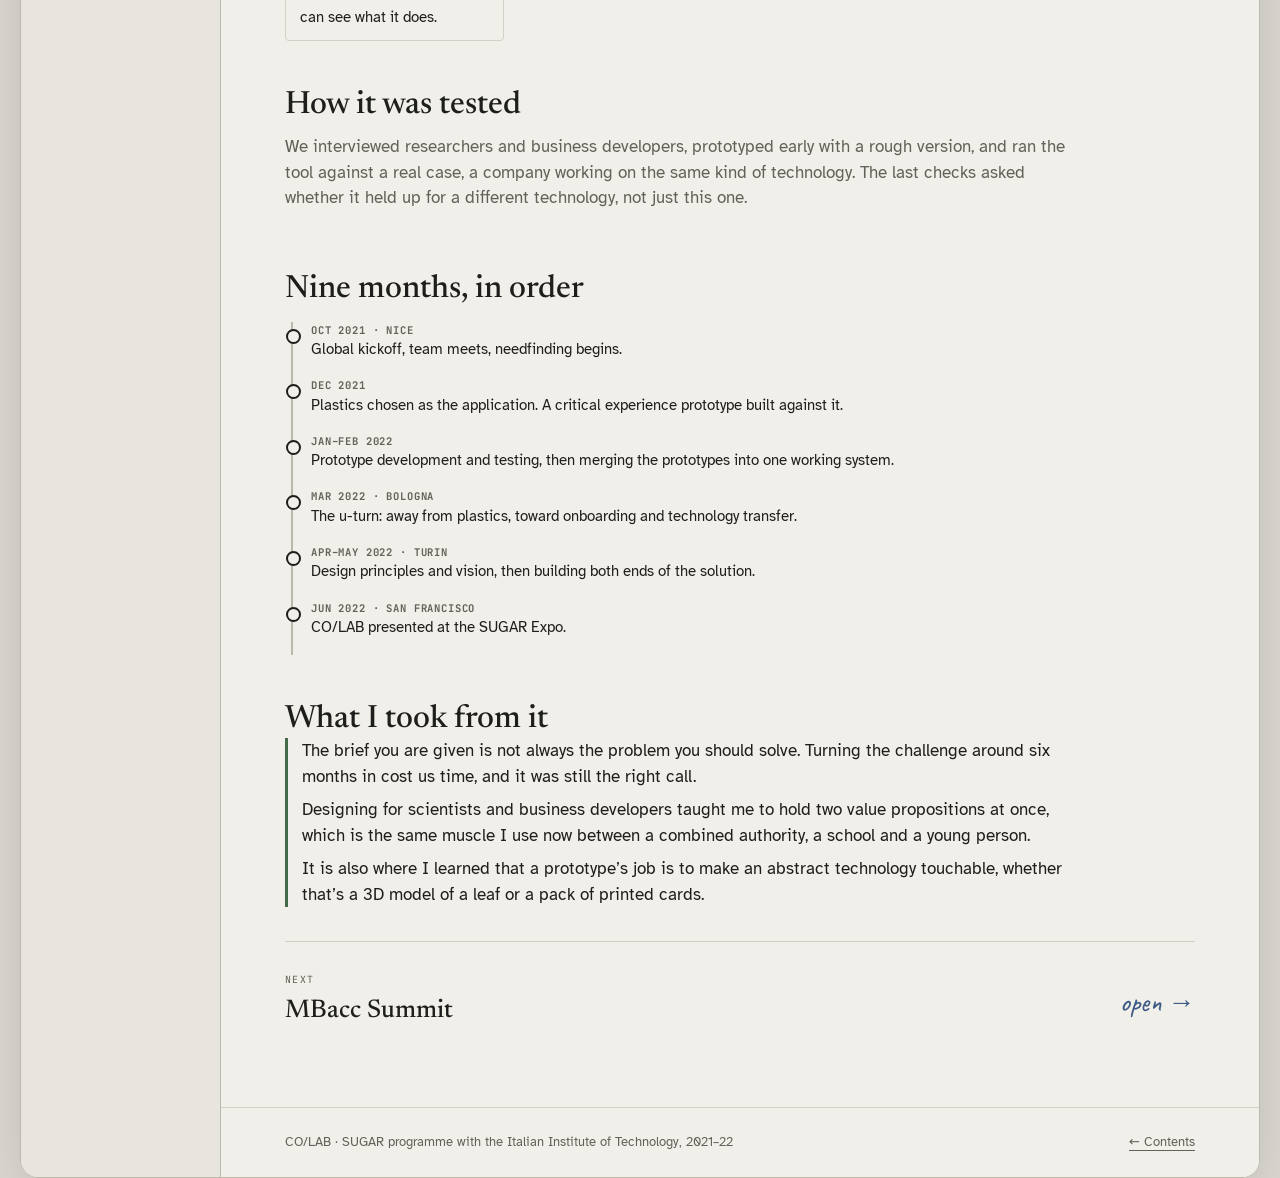
<file: co-lab.html>
<!doctype html>
<html lang="en">
<meta charset="utf-8">
<meta name="viewport" content="width=device-width,initial-scale=1">
<title>CO/LAB · Fatima Abid</title>
<link rel="icon" href="assets/img/favicon.svg" type="image/svg+xml">
<link rel="alternate icon" href="assets/img/favicon-32.png" sizes="32x32">
<link rel="apple-touch-icon" href="assets/img/favicon-180.png">
<link rel="preconnect" href="https://fonts.googleapis.com">
<link rel="preconnect" href="https://fonts.gstatic.com" crossorigin>
<link rel="stylesheet" href="https://fonts.googleapis.com/css2?family=Newsreader:ital,opsz,wght@0,6..72,400;0,6..72,500;0,6..72,600&family=Atkinson+Hyperlegible:ital,wght@0,400;0,700;1,400&family=Caveat:wght@500;700&family=JetBrains+Mono:wght@400;500&display=swap">
<link rel="stylesheet" href="assets/journal.css">
<style>
.stack{display:grid;gap:46px}
.sample-note{font-family:var(--hand);font-size:1.3rem;color:var(--red);margin:0 0 26px}
.cols{display:grid;grid-template-columns:repeat(auto-fit,minmax(260px,1fr));gap:20px}
.cols>div{border-top:3px solid var(--k,var(--rule-strong));padding-top:10px}
.cols .lbl{font-family:var(--mono);font-size:.66rem;letter-spacing:.08em;text-transform:uppercase;color:var(--pencil);display:block;margin-bottom:6px}
.cols p{margin:0;font-size:15.5px}
.turn{display:grid;grid-template-columns:minmax(0,1fr) 42px minmax(0,1fr);gap:14px;align-items:center;
  border:1px solid var(--rule-strong);border-radius:6px;padding:18px 20px;background:var(--paper)}
.turn b{font-family:var(--serif);font-size:19px;font-weight:600;display:block;margin-bottom:4px}
.turn .arrow{font-family:var(--hand);font-size:1.7rem;color:var(--red);text-align:center}
.turn p{margin:0;font-size:15px;color:var(--pencil)}
.made{display:grid;grid-template-columns:repeat(auto-fit,minmax(215px,1fr));gap:12px;list-style:none;margin:0;padding:0}
.made li{border:1px solid var(--rule);border-radius:4px;padding:12px 14px;background:var(--paper);font-size:14.5px}
.made b{display:block;font-family:var(--serif);font-size:17px;font-weight:600;margin-bottom:3px}
.timeline{display:grid;gap:0;margin:0;padding:0;list-style:none;border-left:2px solid var(--rule-strong);margin-left:6px}
.timeline li{padding:0 0 16px 18px;position:relative;font-size:15px}
.timeline li::before{content:"";position:absolute;left:-7px;top:7px;width:11px;height:11px;border-radius:50%;
  background:var(--paper);border:2px solid var(--ink)}
.timeline b{font-family:var(--mono);font-size:.66rem;letter-spacing:.08em;text-transform:uppercase;color:var(--pencil);display:block}
.took{border-left:3px solid var(--green);padding-left:14px;display:grid;gap:8px}
.took p{margin:0;max-width:70ch}
@media (max-width:640px){ .turn{grid-template-columns:1fr} .turn .arrow{transform:rotate(90deg)} }
</style>

<a class="skip" href="#main">Skip to the page</a>
<div class="layout">
<main id="main" tabindex="-1">
  <div class="pagehead">
    <div class="mono">Italian Institute of Technology · SUGAR programme · p. 24</div>
    <h1>CO/LAB</h1>
    <p class="lede">A lab technology nobody outside the lab could understand, and so nobody outside the lab could use. Nine months of design thinking with the Italian
      Institute of Technology ended with an onboarding service for transferring science out of the lab, presented at
      the SUGAR Expo in San Francisco.</p>
    <div class="rolestrip">
      <span><b>My role</b>The ed tech product developer on the team: research, journey and system mapping, the value proposition, and the onboarding experience we ended up designing</span>
      <span><b>Team</b>Six students across service design, engineering, architecture, economics and education, with the Italian Institute of Technology</span>
      <span><b>When</b>2021–2022</span>
    </div>
    <div class="kicker">
      <span class="stamp-ctx stamp-sector"><i>Sector</i>Research institute</span>
      <span class="stamp-ctx stamp-scale"><i>Scale</i>Italy, France and the USA</span>
      <span class="stamp-ctx stamp-audience"><i>Audience</i>Researchers, business developers, knowledge transfer offices</span>
      <span class="stamp-ctx stamp-product"><i>Product</i>Onboarding service and toolkit</span>
    </div>
  </div>

  <p class="sample-note">A sample of older work, kept short. ↓</p>

  <div class="stack">
    <section>
      <h2>The challenge</h2>
      <div class="cols" style="margin-top:14px">
        <div style="--k:var(--red)"><span class="lbl">What they had</span>
          <p>The Italian Institute of Technology’s artificial leaf: a system that imitates photosynthesis, taking
            sunlight, water and carbon dioxide and converting them into useful molecules. At technology readiness
            level 4, it still lived in the lab.</p></div>
        <div style="--k:var(--blue)"><span class="lbl">The brief</span>
          <p>“How might we develop an innovative service based on the artificial photosynthesis technology, and create
            a business opportunity out of it?” Six students from the University of Bologna and the Université Côte
            d’Azur, across service design, engineering, architecture, economics and education.</p></div>
      </div>
    </section>

    <section>
      <h2>The u-turn</h2>
      <p class="muted" style="max-width:72ch;margin-top:10px">We spent the first phase looking for an application:
        chimneys, cement, fashion, buildings, transport, plastic upcycling, agriculture. We picked plastics, researched
        it hard, prototyped against it, and then turned the challenge around. The real problem was one step earlier.</p>
      <div class="turn">
        <div><b>What we were asked</b><p>Find a market for the leaf, then build a business case around it.</p></div>
        <div class="arrow" aria-hidden="true">→</div>
        <div><b>What we designed instead</b><p>Fix how the technology is explained and handed over in the first place.
          Through discovery we realised that science communication and onboarding were IIT’s actual problem.</p></div>
      </div>
    </section>

    <section>
      <h2>What I worked on</h2>
      <ul class="made" style="margin-top:14px">
        <li><b>Journey maps, as-is and to-be</b>How a knowledge transfer office actually moves a technology toward
          industry, and where it stalls.</li>
        <li><b>Value proposition maps</b>Two of them: one for the institute, one for the company on the other side of
          the handover, because they want different things.</li>
        <li><b>System map and service blueprint</b>Who does what, in what order, and what has to exist backstage for
          the front stage to work.</li>
        <li><b>Business model canvas</b>How the service would pay for itself, and who pays.</li>
        <li><b>The toolbox</b>The front end and the back end of the prototype: a guided tool, the interface around it,
          and a 3D model of the leaf so a non-scientist can see what it does.</li>
      </ul>
    </section>

    <section>
      <h2>How it was tested</h2>
      <p class="muted" style="max-width:72ch;margin-top:10px">We interviewed researchers and business developers,
        prototyped early with a rough version, and ran the tool against a real case, a
        company working on the same kind of technology. The last checks asked whether it held up for a different
        technology, not just this one.</p>
    </section>

    <section>
      <h2>Nine months, in order</h2>
      <ul class="timeline" style="margin-top:14px">
        <li><b>Oct 2021 · Nice</b>Global kickoff, team meets, needfinding begins.</li>
        <li><b>Dec 2021</b>Plastics chosen as the application. A critical experience prototype built against it.</li>
        <li><b>Jan–Feb 2022</b>Prototype development and testing, then merging the prototypes into one working system.</li>
        <li><b>Mar 2022 · Bologna</b>The u-turn: away from plastics, toward onboarding and technology transfer.</li>
        <li><b>Apr–May 2022 · Turin</b>Design principles and vision, then building both ends of the solution.</li>
        <li><b>Jun 2022 · San Francisco</b>CO/LAB presented at the SUGAR Expo.</li>
      </ul>
    </section>

    <section>
      <h2>What I took from it</h2>
      <div class="took">
        <p>The brief you are given is not always the problem you should solve. Turning the challenge around six months
          in cost us time, and it was still the right call.</p>
        <p>Designing for scientists and business developers taught me to hold two value propositions at once, which is
          the same muscle I use now between a combined authority, a school and a young person.</p>
        <p>It is also where I learned that a prototype’s job is to make an abstract technology touchable, whether
          that’s a 3D model of a leaf or a pack of printed cards.</p>
      </div>
    </section>
  </div>

  <div class="nextcase"><a href="mbacc-summit.html"><span><small>Next</small>MBacc Summit</span><span class="open" aria-hidden="true">open →</span></a></div>

  <footer class="pagefoot">
    <span>CO/LAB · SUGAR programme with the Italian Institute of Technology, 2021–22</span>
    <span><a href="index.html">← Contents</a></span>
  </footer>
</main>
</div>
<script src="assets/site.js"></script>
</html>
</file>
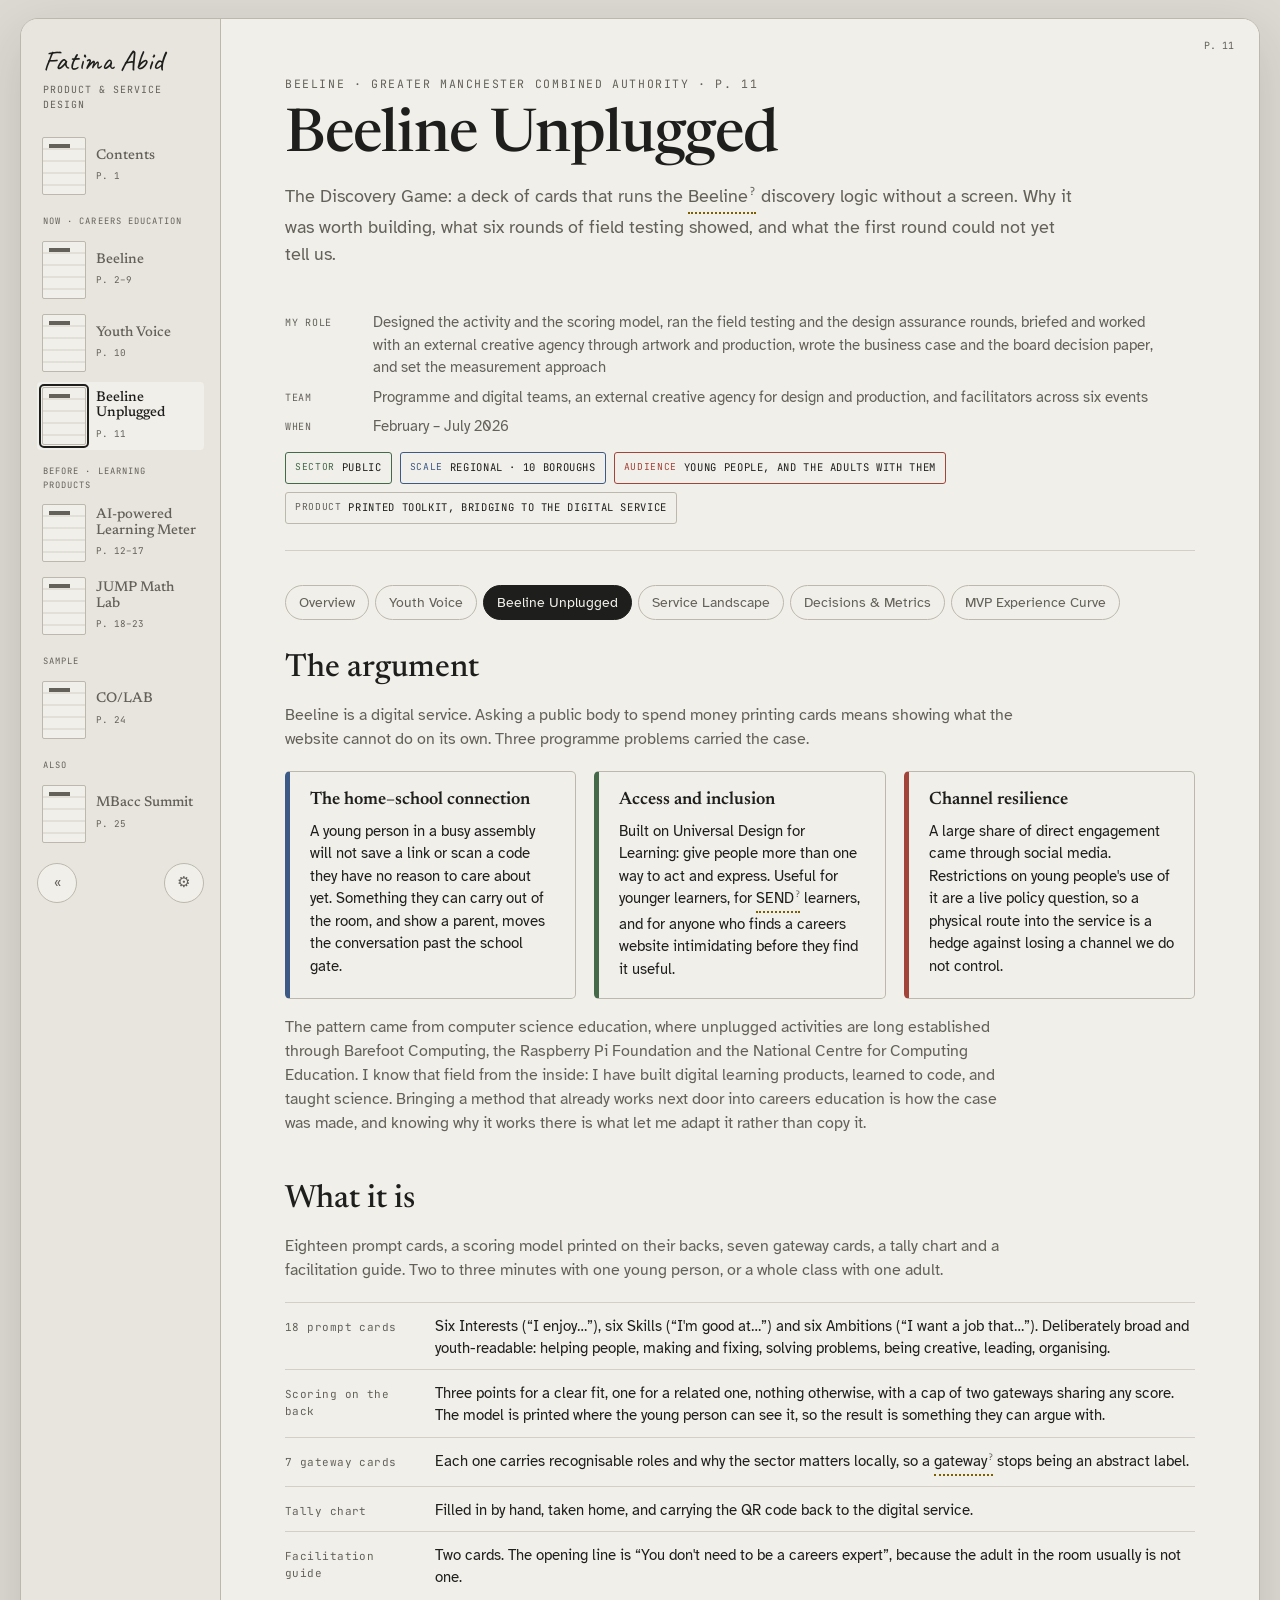
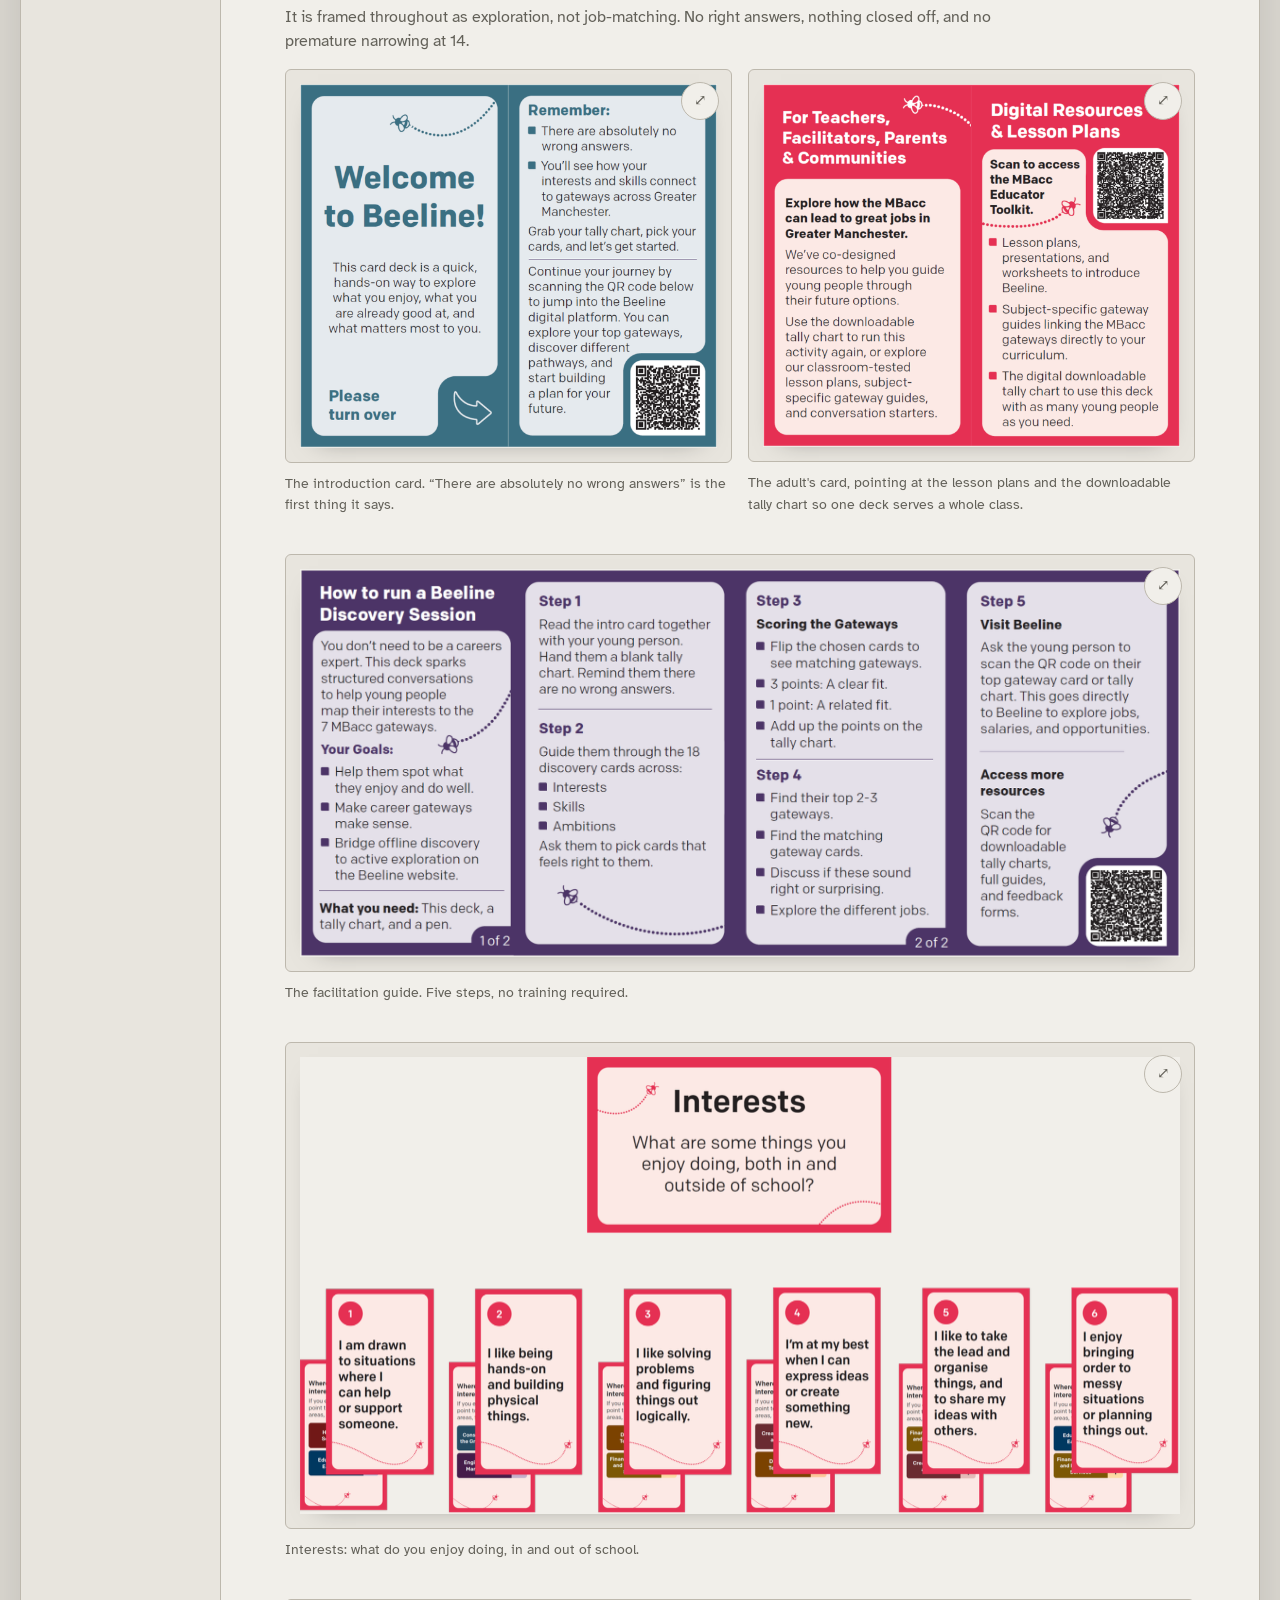
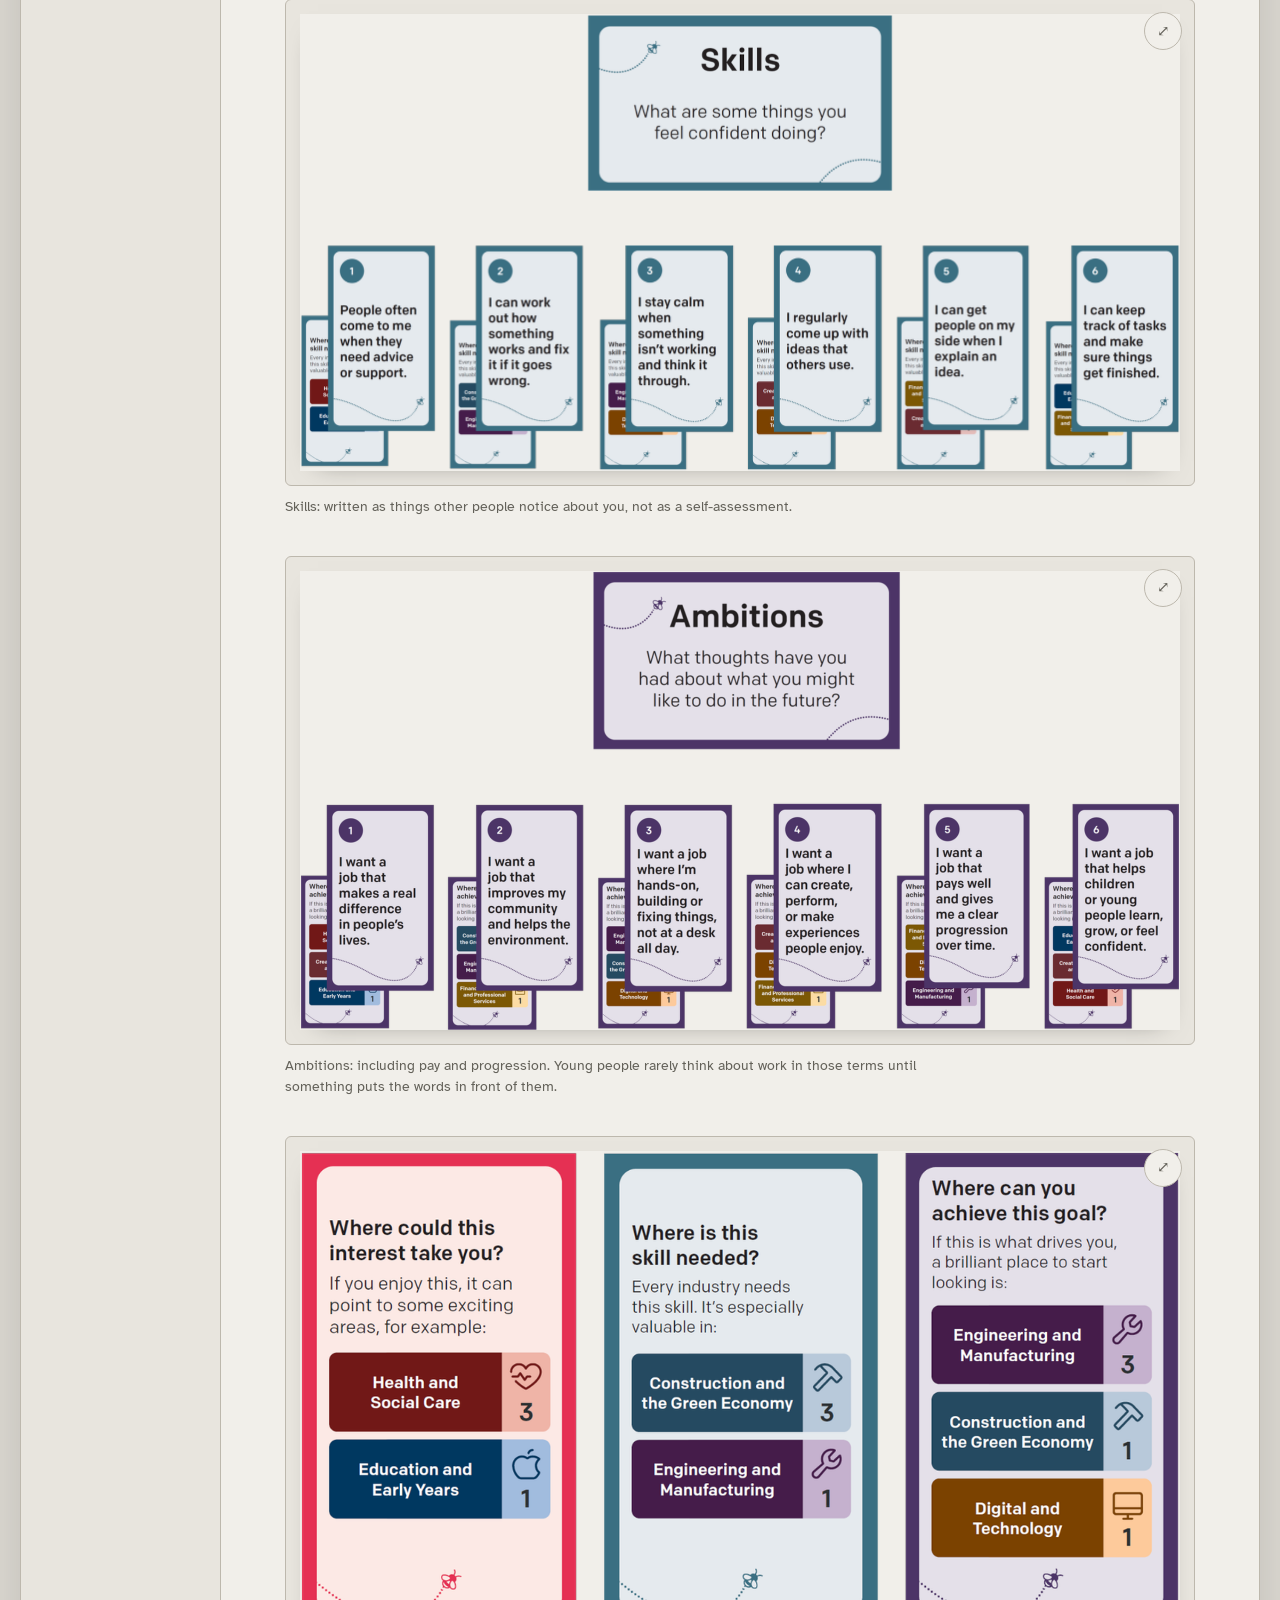
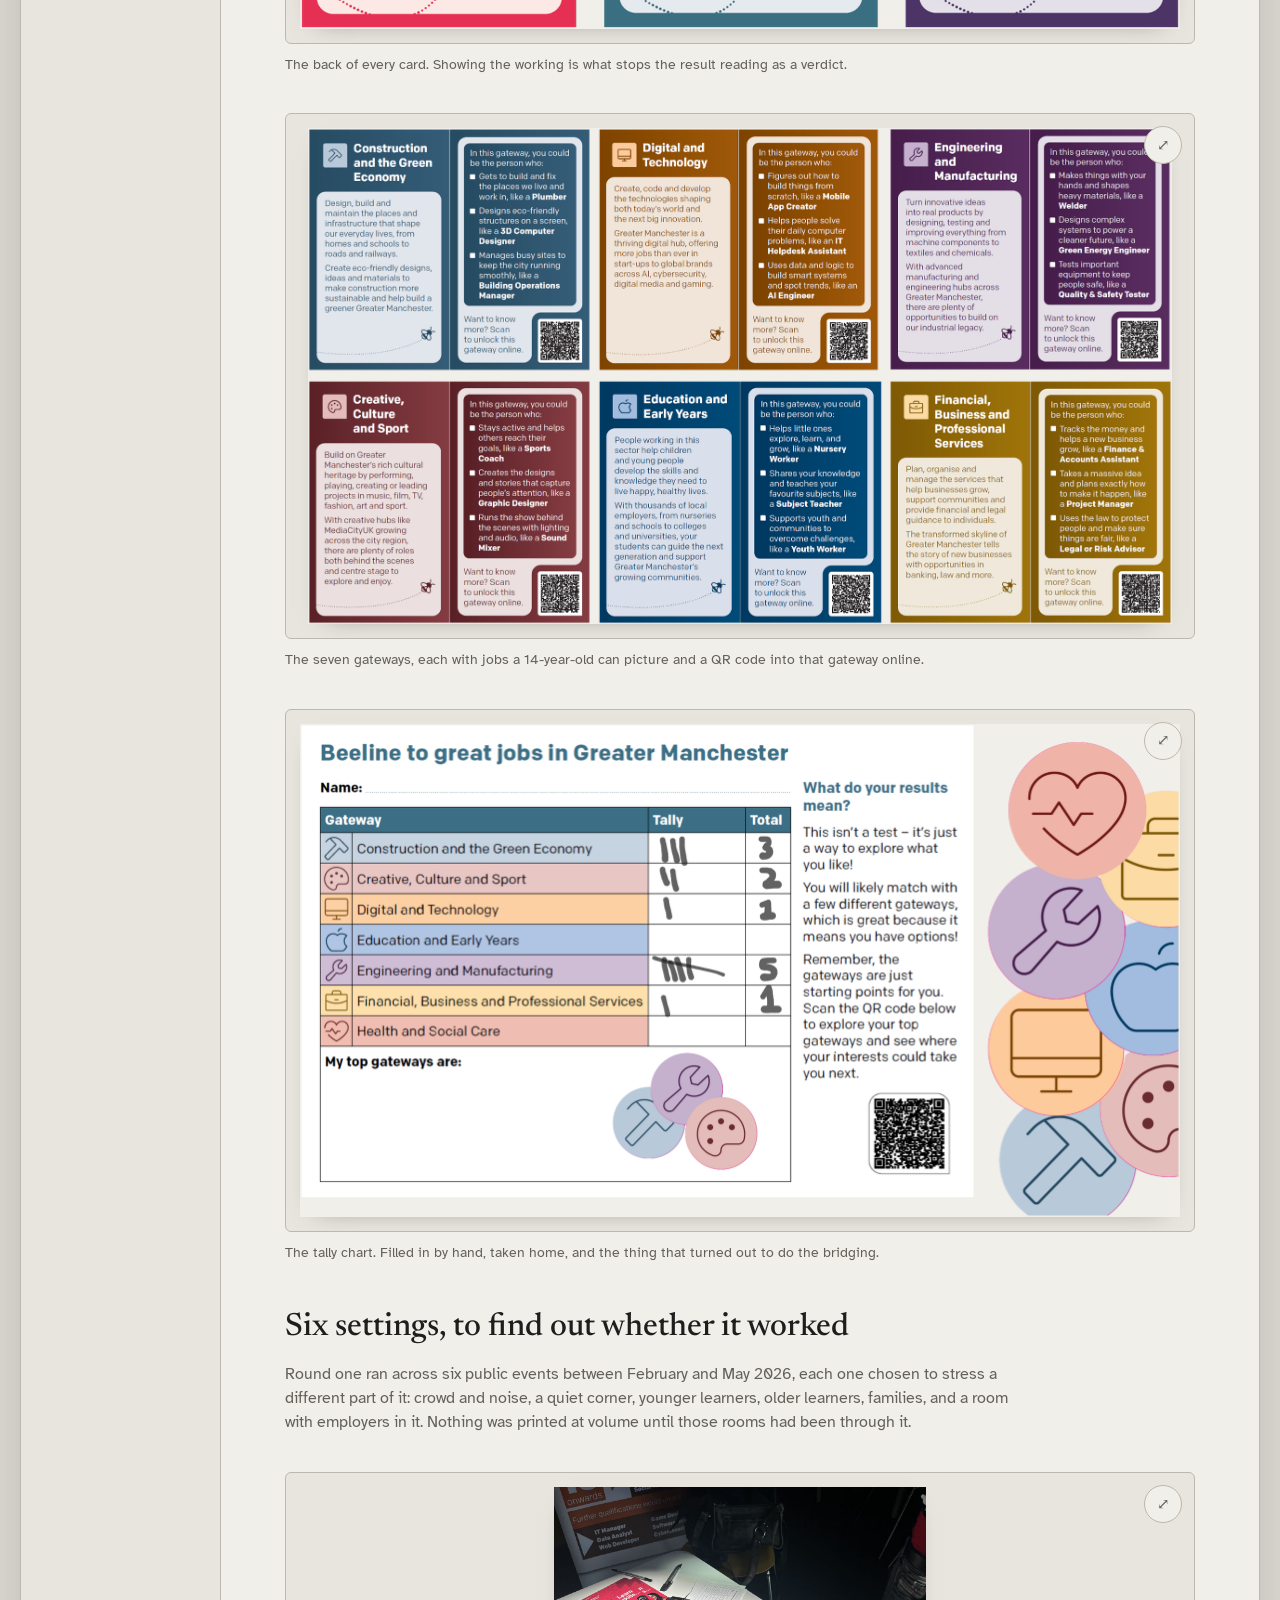
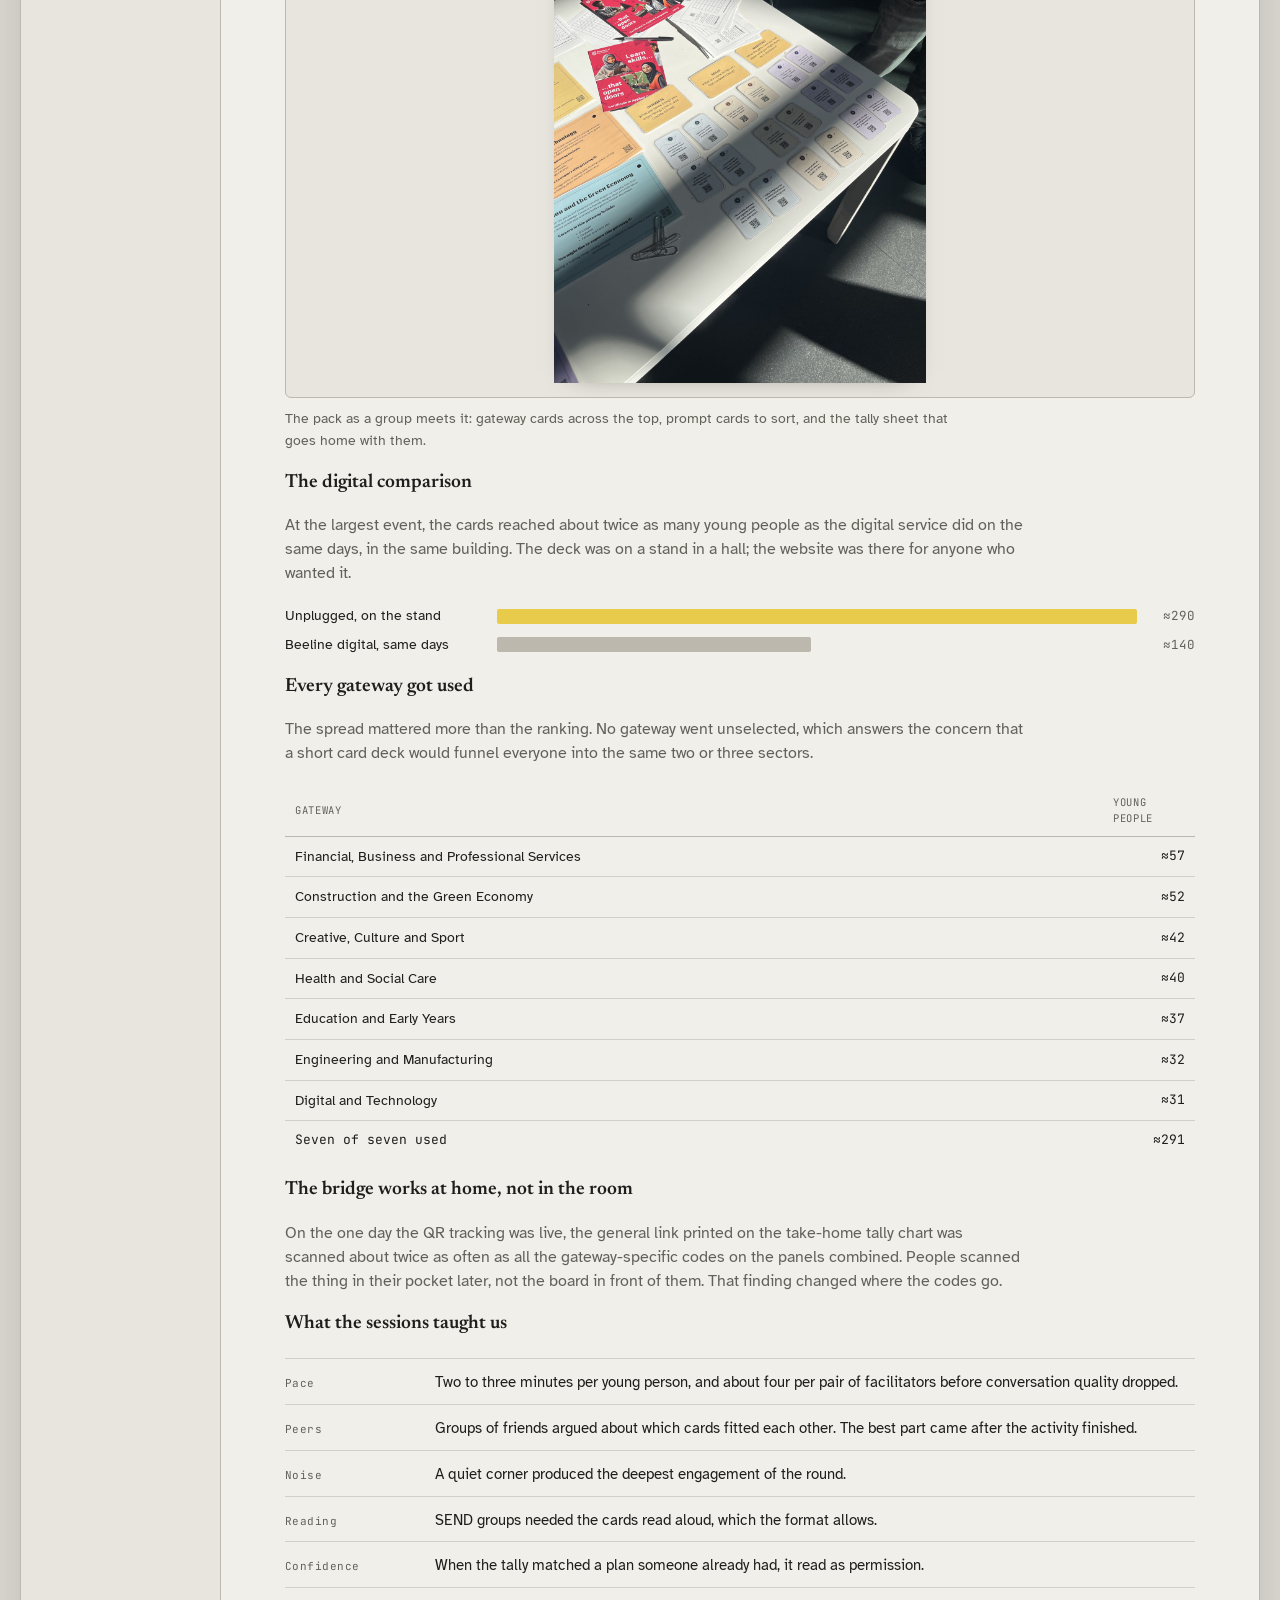
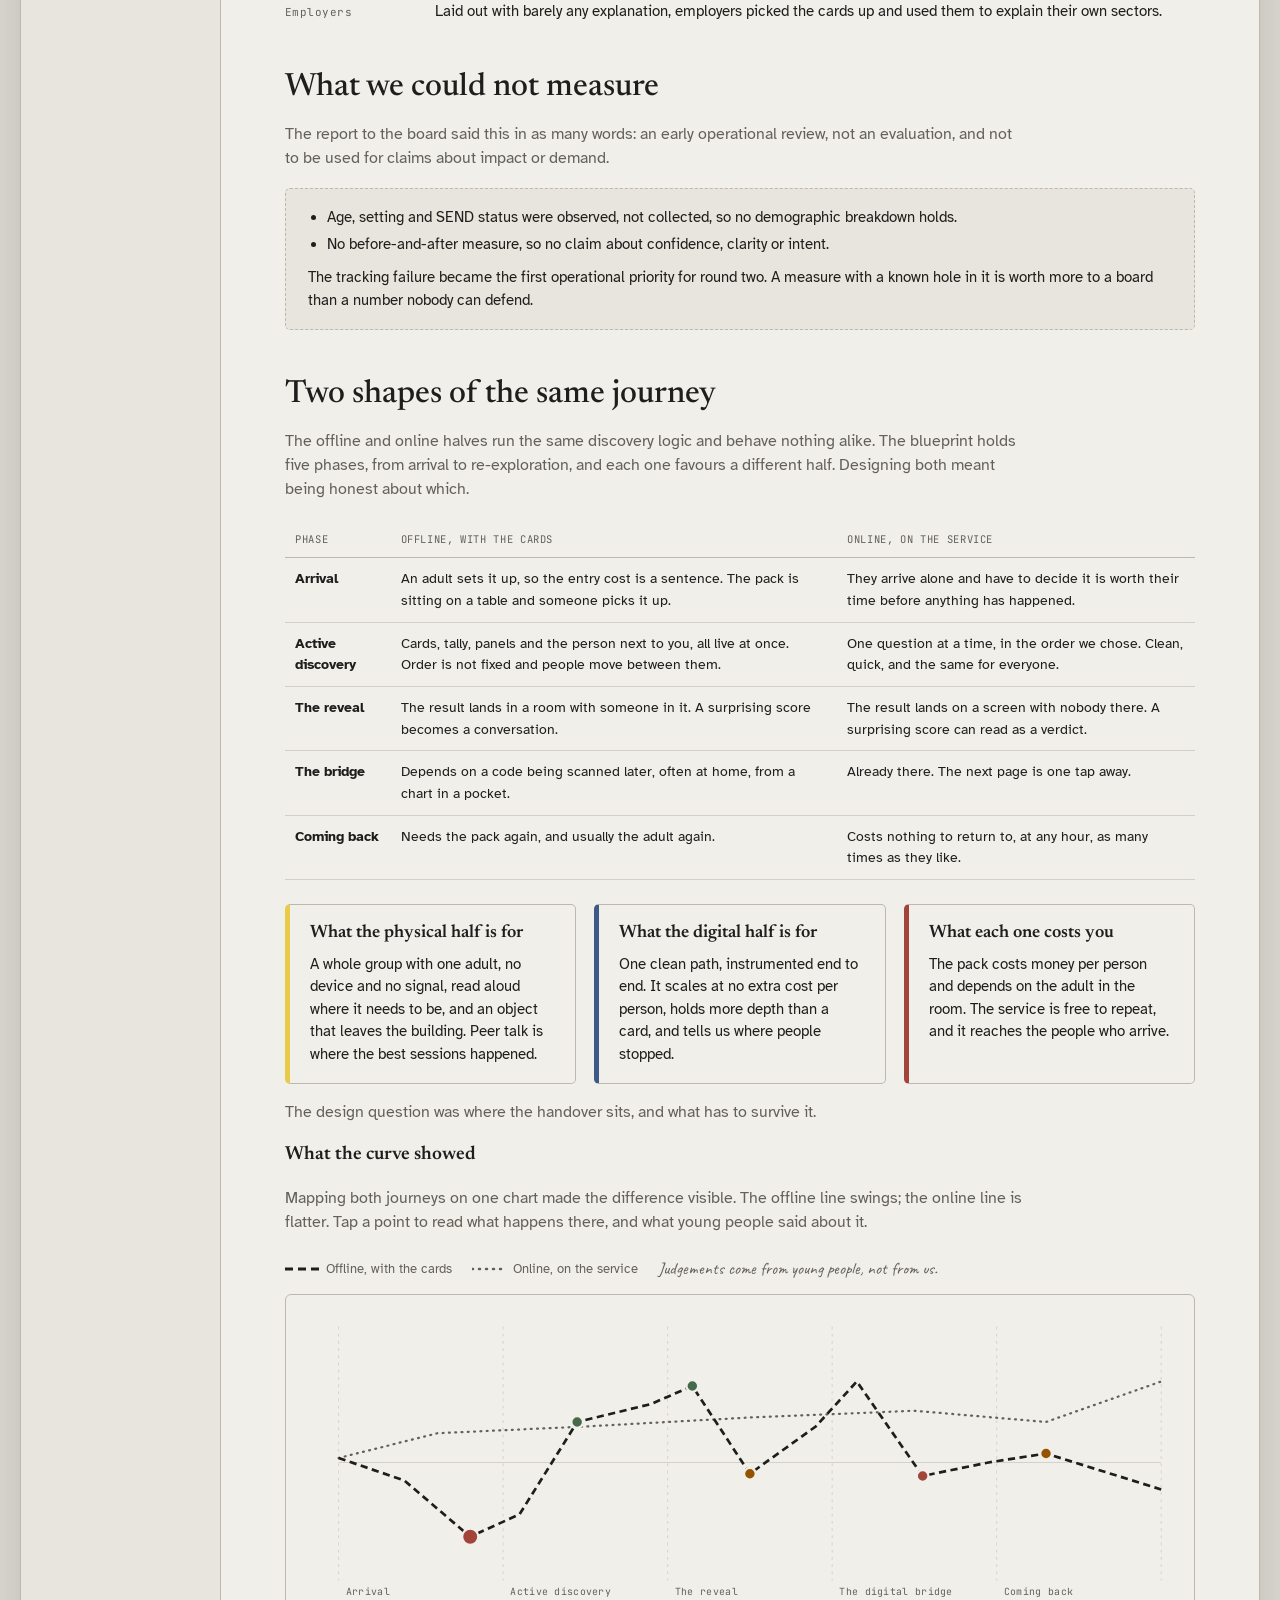
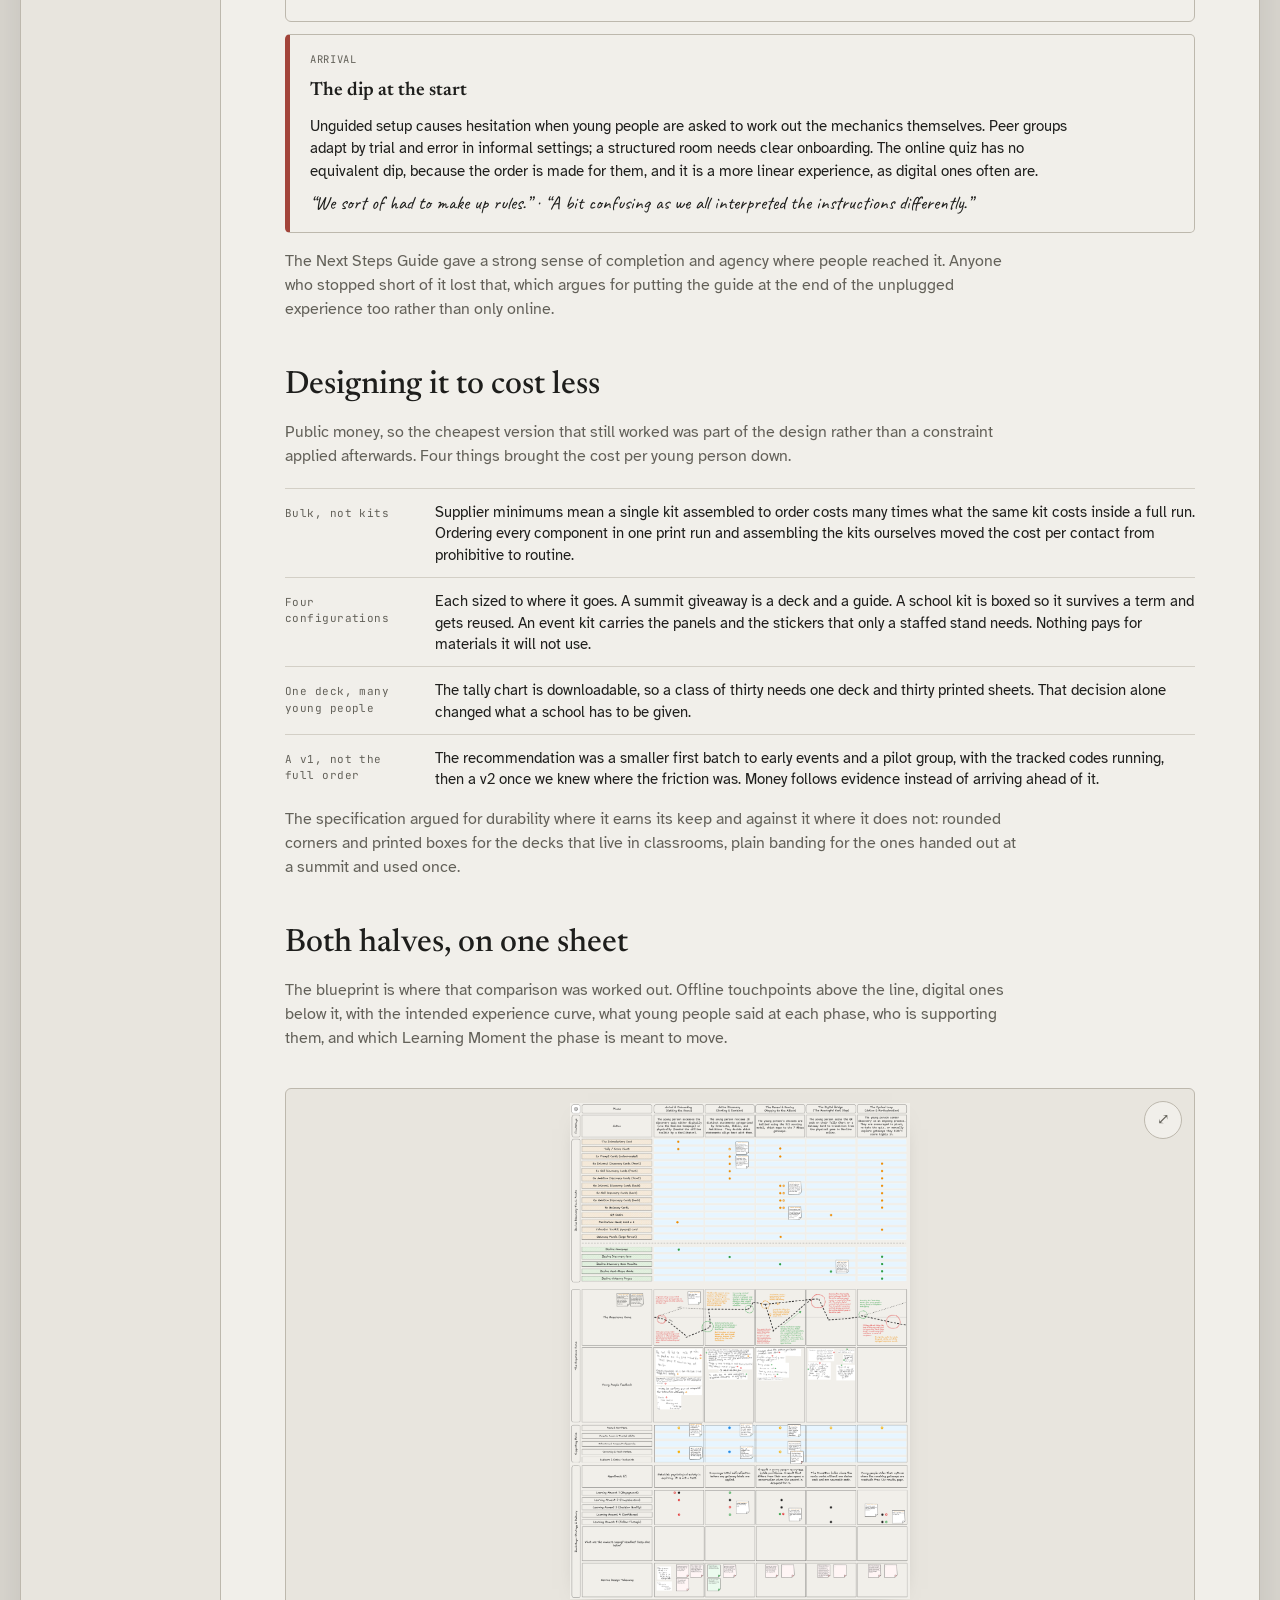
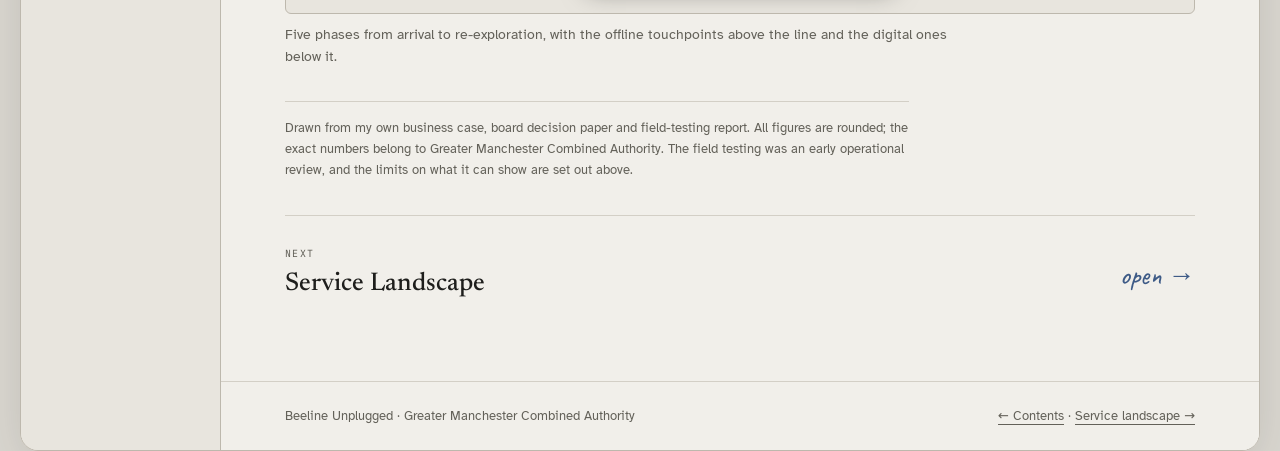
<file: discovery-game.html>
<!doctype html>
<html lang="en">
<meta charset="utf-8">
<meta name="viewport" content="width=device-width,initial-scale=1">
<title>Beeline Unplugged · Fatima Abid</title>
<link rel="icon" href="assets/img/favicon.svg" type="image/svg+xml">
<link rel="alternate icon" href="assets/img/favicon-32.png" sizes="32x32">
<link rel="apple-touch-icon" href="assets/img/favicon-180.png">
<link rel="preconnect" href="https://fonts.googleapis.com">
<link rel="preconnect" href="https://fonts.gstatic.com" crossorigin>
<link rel="stylesheet" href="https://fonts.googleapis.com/css2?family=Newsreader:ital,opsz,wght@0,6..72,400;0,6..72,500;0,6..72,600&family=Atkinson+Hyperlegible:ital,wght@0,400;0,700;1,400&family=Caveat:wght@500;700&family=JetBrains+Mono:wght@400;500&display=swap">
<link rel="stylesheet" href="assets/journal.css">
<style>
.subnav{display:flex;flex-wrap:wrap;gap:6px;margin:0 0 30px}
.subnav a{text-decoration:none;font-size:14px;color:var(--pencil);border:1px solid var(--rule-strong);
  border-radius:999px;padding:6px 13px;background:var(--paper)}
.subnav a:hover{border-color:var(--ink);color:var(--ink)}
.subnav a[aria-current="page"]{background:var(--ink);color:var(--paper);border-color:var(--ink)}
.stack{display:grid;gap:46px}
.stack>section{display:grid;gap:16px}
.stack h2{font-size:clamp(24px,2.8vw,32px)}
.stack h3{font-family:var(--serif);font-size:19px;font-weight:600;margin:0}
.sec-lede{margin:0;max-width:74ch;color:var(--pencil);font-size:15.5px}
.drivers{display:grid;grid-template-columns:repeat(3,minmax(0,1fr));gap:18px;margin-top:4px}
.drivers>div{background:var(--paper);border:1px solid var(--rule-strong);border-left:5px solid var(--k,var(--rule-strong));
  border-radius:5px;padding:18px 20px;display:grid;gap:8px;align-content:start}
.drivers b{font-family:var(--serif);font-size:18px;font-weight:600;line-height:1.2}
.drivers p{margin:0;font-size:14.5px}
.parts{display:grid;gap:10px;margin:4px 0 0;padding:0;list-style:none}
.parts li{display:grid;grid-template-columns:132px minmax(0,1fr);gap:18px;align-items:start;
  border-top:1px solid var(--rule);padding:13px 0 0;font-size:14.5px;line-height:1.5}
.parts .n{font-family:var(--mono);font-size:11px;color:var(--pencil);padding-top:3px;letter-spacing:.04em}
.gwtable{width:100%;border-collapse:collapse;font-size:14px;margin-top:4px}
.gwtable th,.gwtable td{border-bottom:1px solid var(--rule);padding:9px 10px;text-align:left}
.gwtable thead th{font-family:var(--mono);font-size:10.5px;letter-spacing:.06em;text-transform:uppercase;
  color:var(--pencil);font-weight:400;border-bottom:1px solid var(--rule-strong)}
.gwtable td.n{text-align:right;font-family:var(--mono);font-size:13px;width:92px}
.gwtable tfoot td{font-weight:400;border-bottom:0;border-top:1px solid var(--rule-strong);font-family:var(--mono);font-size:13px}
.bars{display:grid;gap:7px;margin:4px 0 0}
.bar{display:grid;grid-template-columns:200px minmax(0,1fr) 46px;gap:12px;align-items:center;font-size:14px}
.bar i{display:block;height:15px;border-radius:2px;background:var(--k,var(--rule-strong))}
.bar span:last-child{font-family:var(--mono);font-size:12.5px;color:var(--pencil);text-align:right}
.cant{border:1px dashed var(--rule-strong);border-radius:5px;background:var(--paper-2);padding:18px 22px;
  display:grid;gap:10px;margin-top:2px}
.cant ul{margin:0;padding-left:19px;display:grid;gap:6px;font-size:14.5px;line-height:1.5}
.money{display:grid;grid-template-columns:repeat(auto-fit,minmax(215px,1fr));gap:12px;margin-top:4px}
.money div{border:1px solid var(--rule);border-radius:5px;padding:15px 17px;background:var(--paper);display:grid;gap:4px}
.money b{font-family:var(--serif);font-size:26px;font-weight:600;line-height:1}
.money span{font-size:13.5px;color:var(--pencil);line-height:1.45}
.kits{width:100%;border-collapse:collapse;font-size:14px;margin-top:4px}
.kits th,.kits td{border-bottom:1px solid var(--rule);padding:10px;text-align:left;vertical-align:top}
.kits thead th{font-family:var(--mono);font-size:10.5px;letter-spacing:.06em;text-transform:uppercase;
  color:var(--pencil);font-weight:400;border-bottom:1px solid var(--rule-strong)}
.kits td.n{text-align:right;font-family:var(--mono);font-size:13px;white-space:nowrap}
.next{border-left:3px solid var(--green);padding-left:18px;display:grid;gap:12px}
.next p{margin:0;max-width:72ch}
.figs2{display:grid;grid-template-columns:repeat(2,minmax(0,1fr));gap:16px}
.figs2 figure.fig{margin:0}
.dgc{display:grid;gap:12px;margin-top:6px}
.dgc-key{display:flex;flex-wrap:wrap;gap:8px 20px;align-items:center;font-size:13px;color:var(--pencil)}
.dgc-key span{display:inline-flex;align-items:center;gap:7px}
.dgc-hint{font-family:var(--hand);font-size:17px;color:var(--pencil)}
.dgc-chart{border:1px solid var(--rule-strong);border-radius:6px;background:var(--paper);padding:10px 4px;overflow-x:auto}
.dgc-chart svg{display:block;width:100%;min-width:660px;height:auto}
.dgc-ph{font-family:var(--mono);font-size:11px;fill:var(--pencil);letter-spacing:.03em}
.dgc-dot{cursor:pointer}
.dgc-dot circle{transition:r .15s}
.dgc-dot:focus{outline:none}
.dgc-dot:focus circle.hit,.dgc-dot:hover circle.hit{stroke:var(--ink);stroke-width:2}
.dgc-note{border:1px solid var(--rule-strong);border-left:5px solid var(--k,var(--rule-strong));border-radius:5px;
  background:var(--paper);padding:16px 20px;display:grid;gap:9px;min-height:118px}
.dgc-note .ph{font-family:var(--mono);font-size:10.5px;letter-spacing:.06em;text-transform:uppercase;color:var(--pencil)}
.dgc-note h4{font-family:var(--serif);font-size:19px;font-weight:600;margin:0}
.dgc-note p{margin:0;font-size:14.5px;line-height:1.55;max-width:76ch}
.dgc-note .said{font-family:var(--hand);font-size:19px;line-height:1.3;color:var(--ink)}
@media (max-width:620px){ .dgc-hint{display:none} }
@media (max-width:860px){ .drivers{grid-template-columns:1fr} .figs2{grid-template-columns:1fr} }
@media (max-width:620px){ .parts li{grid-template-columns:1fr;gap:3px} .bar{grid-template-columns:1fr;gap:3px}
  .bar span:last-child{text-align:left} }
</style>

<a class="skip" href="#main">Skip to the page</a>
<div class="layout">
<main id="main" tabindex="-1">
<div class="pagehead">
  <div class="mono">Beeline · Greater Manchester Combined Authority · p. 11</div>
  <h1>Beeline Unplugged</h1>
  <p class="lede">The Discovery Game: a deck of cards that runs the Beeline discovery logic without a screen. Why it
    was worth building, what six rounds of field testing showed, and what the first round could not yet tell us.</p>
  <div class="rolestrip">
    <span><b>My role</b>Designed the activity and the scoring model, ran the field testing and the design assurance
      rounds, briefed and worked with an external creative agency through artwork and production, wrote the business
      case and the board decision paper, and set the measurement approach</span>
    <span><b>Team</b>Programme and digital teams, an external creative agency for design and production, and
      facilitators across six events</span>
    <span><b>When</b>February – July 2026</span>
  </div>
  <div class="kicker">
    <span class="stamp-ctx stamp-sector"><i>Sector</i>Public</span>
    <span class="stamp-ctx stamp-scale"><i>Scale</i>Regional · 10 boroughs</span>
    <span class="stamp-ctx stamp-audience"><i>Audience</i>Young people, and the adults with them</span>
    <span class="stamp-ctx stamp-product"><i>Product</i>Printed toolkit, bridging to the digital service</span>
  </div>
</div>

<nav class="subnav" aria-label="Beeline spreads">
  <a href="beeline.html">Overview</a>
  <a href="youth-voice.html">Youth Voice</a>
  <a href="discovery-game.html" aria-current="page">Beeline Unplugged</a>
  <a href="beeline-landscape.html">Service Landscape</a>
  <a href="beeline-evidence.html">Decisions &amp; Metrics</a>
  <a href="beeline-showtells.html">MVP Experience Curve</a>
</nav>

<div class="stack">

  <section>
    <h2>The argument</h2>
    <p class="sec-lede">Beeline is a digital service. Asking a public body to spend money printing cards means showing
      what the website cannot do on its own. Three programme problems carried the case.</p>
    <div class="drivers">
      <div style="--k:var(--blue)"><b>The home–school connection</b>
        <p>A young person in a busy assembly will not save a link or scan a code they have no reason to care about yet.
          Something they can carry out of the room, and show a parent, moves the conversation past the school gate.</p></div>
      <div style="--k:var(--green)"><b>Access and inclusion</b>
        <p>Built on Universal Design for Learning: give people more than one way to act and express. Useful for younger
          learners, for <button class="term" data-term="SEND">SEND</button> learners, and for anyone who finds a careers
          website intimidating before they find it useful.</p></div>
      <div style="--k:var(--red)"><b>Channel resilience</b>
        <p>A large share of direct engagement came through social media. Restrictions on young people's use of it are a
          live policy question, so a physical route into the service is a hedge against losing a channel we do not
          control.</p></div>
    </div>
    <p class="sec-lede">The pattern came from computer science education, where unplugged activities are long
      established through Barefoot Computing, the Raspberry Pi Foundation and the National Centre for Computing
      Education. I know that field from the inside: I have built digital learning products, learned to code, and taught
      science. Bringing a method that already works next door into careers education is how the case was made, and
      knowing why it works there is what let me adapt it rather than copy it.</p>
  </section>

  <section>
    <h2>What it is</h2>
    <p class="sec-lede">Eighteen prompt cards, a scoring model printed on their backs, seven gateway cards, a tally
      chart and a facilitation guide. Two to three minutes with one young person, or a whole class with one adult.</p>
    <ul class="parts">
      <li><span class="n">18 prompt cards</span><span>Six Interests (“I enjoy…”), six Skills (“I'm good at…”) and six
        Ambitions (“I want a job that…”). Deliberately broad and youth-readable: helping people, making and fixing,
        solving problems, being creative, leading, organising.</span></li>
      <li><span class="n">Scoring on the back</span><span>Three points for a clear fit, one for a related one, nothing
        otherwise, with a cap of two gateways sharing any score. The model is printed where the young person can see
        it, so the result is something they can argue with.</span></li>
      <li><span class="n">7 gateway cards</span><span>Each one carries recognisable roles and why the sector matters locally,
        so a <button class="term" data-term="gateways">gateway</button> stops being an abstract label.</span></li>
      <li><span class="n">Tally chart</span><span>Filled in by hand, taken home, and carrying the QR code back to the digital
        service.</span></li>
      <li><span class="n">Facilitation guide</span><span>Two cards. The opening line is “You don't need to be a careers
        expert”, because the adult in the room usually is not one.</span></li>
    </ul>
    <p class="sec-lede">It is framed throughout as exploration, not job-matching. No right answers, nothing closed off,
      and no premature narrowing at 14.</p>
    <div class="figs2">
      <figure class="fig"><button type="button" aria-label="Enlarge: the Beeline Unplugged introduction card"><img src="assets/img/dg-intro-card.png" alt="The introduction card: Welcome to Beeline, explaining the deck and carrying a QR code to the digital service." loading="lazy"></button><figcaption>The introduction card. “There are absolutely no wrong answers” is the first thing it says.</figcaption></figure>
      <figure class="fig"><button type="button" aria-label="Enlarge: the card for teachers, facilitators, parents and communities"><img src="assets/img/dg-educator-card.png" alt="The card addressed to teachers, facilitators, parents and communities, pointing to the MBacc Educator Toolkit." loading="lazy"></button><figcaption>The adult's card, pointing at the lesson plans and the downloadable tally chart so one deck serves a whole class.</figcaption></figure>
    </div>
    <figure class="fig"><button type="button" aria-label="Enlarge: how to run a Beeline Discovery session, the five-step facilitation guide"><img src="assets/img/dg-facilitation-guide.png" alt="The facilitation guide across two cards: goals, what you need, and five steps from reading the intro card to visiting Beeline." loading="lazy"></button><figcaption>The facilitation guide. Five steps, no training required.</figcaption></figure>
    <figure class="fig"><button type="button" aria-label="Enlarge: the six Interests cards"><img src="assets/img/dg-interests.png" alt="The Interests prompt card and its six statements, from helping people to bringing order to messy situations." loading="lazy"></button><figcaption>Interests: what do you enjoy doing, in and out of school.</figcaption></figure>
    <figure class="fig"><button type="button" aria-label="Enlarge: the six Skills cards"><img src="assets/img/dg-skills.png" alt="The Skills prompt card and its six statements, from giving advice to keeping track of tasks." loading="lazy"></button><figcaption>Skills: written as things other people notice about you, not as a self-assessment.</figcaption></figure>
    <figure class="fig"><button type="button" aria-label="Enlarge: the six Ambitions cards"><img src="assets/img/dg-ambitions.png" alt="The Ambitions prompt card and its six statements, from making a difference to a job with clear progression." loading="lazy"></button><figcaption>Ambitions: including pay and progression. Young people rarely think about work in those terms until something puts the words in front of them.</figcaption></figure>
    <figure class="fig"><button type="button" aria-label="Enlarge: the scoring model printed on the back of each card"><img src="assets/img/dg-scoring.png" alt="The reverse of three cards showing the gateway scoring: three points for a clear fit, one point for a related fit." loading="lazy"></button><figcaption>The back of every card. Showing the working is what stops the result reading as a verdict.</figcaption></figure>
    <figure class="fig"><button type="button" aria-label="Enlarge: the seven MBacc gateway cards"><img src="assets/img/dg-gateways.png" alt="The seven gateway cards: Construction and the Green Economy, Digital and Technology, Engineering and Manufacturing, Creative Culture and Sport, Education and Early Years, Financial Business and Professional Services, and Health and Social Care." loading="lazy"></button><figcaption>The seven gateways, each with jobs a 14-year-old can picture and a QR code into that gateway online.</figcaption></figure>
    <figure class="fig"><button type="button" aria-label="Enlarge: the tally chart young people fill in and take home"><img src="assets/img/dg-tally.png" alt="The tally chart: seven gateway rows with hand-drawn tally marks and totals, and a QR code to the digital service." loading="lazy"></button><figcaption>The tally chart. Filled in by hand, taken home, and the thing that turned out to do the bridging.</figcaption></figure>
  </section>

  <section>
    <h2>Six settings, to find out whether it worked</h2>
    <p class="sec-lede">Round one ran across six public events
      between February and May 2026, each one chosen to stress a different part of it: crowd and noise, a quiet corner,
      younger learners, older learners, families, and a room with employers in it. Nothing was printed at volume until
      those rooms had been through it.</p>
    <figure class="fig"><button type="button" aria-label="Enlarge: the Unplugged deck laid out on a table at a careers event">
      <img src="assets/img/unplugged-table.jpg" alt="A table at a careers event with the Beeline Unplugged deck laid out: seven coloured gateway cards, rows of skills and interests prompt cards with QR codes, a tally sheet and a how-to-play card." loading="lazy"></button>
      <figcaption>The pack as a group meets it: gateway cards across the top, prompt cards to sort, and the tally
        sheet that goes home with them.</figcaption></figure>

    <h3>The digital comparison</h3>
    <p class="sec-lede">At the largest event, the cards reached about twice as many young people as the digital
      service did on the same days, in the same building. The deck was on a stand in a hall; the website was there for
      anyone who wanted it.</p>
    <div class="bars">
      <div class="bar" style="--k:var(--hi-solid)"><span>Unplugged, on the stand</span><i style="width:100%"></i><span>≈290</span></div>
      <div class="bar" style="--k:var(--rule-strong)"><span>Beeline digital, same days</span><i style="width:49%"></i><span>≈140</span></div>
    </div>
    <h3>Every gateway got used</h3>
    <p class="sec-lede">The spread mattered more than the ranking. No gateway went unselected, which answers the
      concern that a short card deck would funnel everyone into the same two or three sectors.</p>
    <table class="gwtable">
      <thead><tr><th scope="col">Gateway</th><th scope="col" class="n">Young people</th></tr></thead>
      <tbody>
        <tr><td>Financial, Business and Professional Services</td><td class="n">≈57</td></tr>
        <tr><td>Construction and the Green Economy</td><td class="n">≈52</td></tr>
        <tr><td>Creative, Culture and Sport</td><td class="n">≈42</td></tr>
        <tr><td>Health and Social Care</td><td class="n">≈40</td></tr>
        <tr><td>Education and Early Years</td><td class="n">≈37</td></tr>
        <tr><td>Engineering and Manufacturing</td><td class="n">≈32</td></tr>
        <tr><td>Digital and Technology</td><td class="n">≈31</td></tr>
      </tbody>
      <tfoot><tr><td>Seven of seven used</td><td class="n">≈291</td></tr></tfoot>
    </table>
    <h3>The bridge works at home, not in the room</h3>
    <p class="sec-lede">On the one day the QR tracking was live, the general link printed on the take-home tally chart
      was scanned about twice as often as all the gateway-specific codes on the panels combined. People scanned the
      thing in their pocket later, not the board in front of them. That finding changed where the codes go.</p>
    <h3>What the sessions taught us</h3>
    <ul class="parts">
      <li><span class="n">Pace</span><span>Two to three minutes per young person, and about four per pair of facilitators
        before conversation quality dropped.</span></li>
      <li><span class="n">Peers</span><span>Groups of friends argued about which cards fitted each other. The best part came
        after the activity finished.</span></li>
      <li><span class="n">Noise</span><span>A quiet corner produced the deepest engagement of the round.</span></li>
      <li><span class="n">Reading</span><span>SEND groups needed the cards read aloud, which the format allows.</span></li>
      <li><span class="n">Confidence</span><span>When the tally matched a plan someone already had, it read as
        permission.</span></li>
      <li><span class="n">Employers</span><span>Laid out with barely any explanation, employers picked the cards up and used
        them to explain their own sectors.</span></li>
    </ul>
  </section>

  <section>
    <h2>What we could not measure</h2>
    <p class="sec-lede">The report to the board said this in as many words: an early operational review, not an
      evaluation, and not to be used for claims about impact or demand.</p>
    <div class="cant">
      <ul>
        <li>Age, setting and SEND status were observed, not collected, so no demographic breakdown holds.</li>
        <li>No before-and-after measure, so no claim about confidence, clarity or intent.</li>
      </ul>
      <p style="margin:0;font-size:14.5px">The tracking failure became the first operational priority for round two.
        A measure with a known hole in it is worth more to a board than a number nobody can defend.</p>
    </div>
  </section>

  <section>
    <h2>Two shapes of the same journey</h2>
    <p class="sec-lede">The offline and online halves run the same discovery logic and behave nothing alike. The
      blueprint holds five phases, from arrival to re-exploration, and each one favours a different half. Designing
      both meant being honest about which.</p>
    <table class="kits">
      <thead><tr><th scope="col">Phase</th><th scope="col">Offline, with the cards</th><th scope="col">Online, on the service</th></tr></thead>
      <tbody>
        <tr><td><b>Arrival</b></td>
          <td>An adult sets it up, so the entry cost is a sentence. The pack is sitting on a table and someone picks it up.</td>
          <td>They arrive alone and have to decide it is worth their time before anything has happened.</td></tr>
        <tr><td><b>Active discovery</b></td>
          <td>Cards, tally, panels and the person next to you, all live at once. Order is not fixed and people move between them.</td>
          <td>One question at a time, in the order we chose. Clean, quick, and the same for everyone.</td></tr>
        <tr><td><b>The reveal</b></td>
          <td>The result lands in a room with someone in it. A surprising score becomes a conversation.</td>
          <td>The result lands on a screen with nobody there. A surprising score can read as a verdict.</td></tr>
        <tr><td><b>The bridge</b></td>
          <td>Depends on a code being scanned later, often at home, from a chart in a pocket.</td>
          <td>Already there. The next page is one tap away.</td></tr>
        <tr><td><b>Coming back</b></td>
          <td>Needs the pack again, and usually the adult again.</td>
          <td>Costs nothing to return to, at any hour, as many times as they like.</td></tr>
      </tbody>
    </table>
    <div class="drivers" style="margin-top:8px">
      <div style="--k:var(--hi-solid)"><b>What the physical half is for</b>
        <p>A whole group with one adult, no device and no signal, read aloud where it needs to be, and an object that
          leaves the building. Peer talk is where the best sessions happened.</p></div>
      <div style="--k:var(--blue)"><b>What the digital half is for</b>
        <p>One clean path, instrumented end to end. It scales at no extra cost per person, holds more depth than a
          card, and tells us where people stopped.</p></div>
      <div style="--k:var(--red)"><b>What each one costs you</b>
        <p>The pack costs money per person and depends on the adult in the room. The service is free to repeat, and it
          reaches the people who arrive.</p></div>
    </div>
    <p class="sec-lede">The design question was where the handover sits, and what has to survive it.</p>

    <h3>What the curve showed</h3>
    <p class="sec-lede">Mapping both journeys on one chart made the difference visible. The offline line swings; the
      online line is flatter. Tap a point to read what happens there, and what young people said about it.</p>
    <div class="dgc">
      <div class="dgc-key">
        <span><svg width="34" height="8" aria-hidden="true"><line x1="0" y1="4" x2="34" y2="4" stroke="var(--ink)" stroke-width="3" stroke-dasharray="8 5"/></svg>Offline, with the cards</span>
        <span><svg width="34" height="8" aria-hidden="true"><line x1="0" y1="4" x2="34" y2="4" stroke="var(--pencil)" stroke-width="2.5" stroke-dasharray="1 6" stroke-linecap="round"/></svg>Online, on the service</span>
        <span class="dgc-hint">Judgements come from young people, not from us.</span>
      </div>
      <div class="dgc-chart"><svg id="dgcSvg" viewBox="0 0 1000 340" role="img" aria-labelledby="dgcTitle"><title id="dgcTitle">Experience curves for the offline and online Beeline Discovery journeys across five phases</title></svg></div>
      <div class="dgc-note" id="dgcNote" aria-live="polite"></div>
    </div>
    <p class="sec-lede">The Next Steps Guide gave a strong sense of completion and agency where people reached it.
      Anyone who stopped short of it lost that, which argues for putting the guide at the end of the unplugged
      experience too rather than only online.</p>
  </section>

  <section>
    <h2>Designing it to cost less</h2>
    <p class="sec-lede">Public money, so the cheapest version that still worked was part of the design rather than a
      constraint applied afterwards. Four things brought the cost per young person down.</p>
    <ul class="parts">
      <li><span class="n">Bulk, not kits</span><span>Supplier minimums mean a single kit assembled to order costs many times
        what the same kit costs inside a full run. Ordering every component in one print run and assembling the kits
        ourselves moved the cost per contact from prohibitive to routine.</span></li>
      <li><span class="n">Four configurations</span><span>Each sized to where it goes. A summit giveaway is a deck and a
        guide. A school kit is boxed so it survives a term and gets reused. An event kit carries the panels and the
        stickers that only a staffed stand needs. Nothing pays for materials it will not use.</span></li>
      <li><span class="n">One deck, many young people</span><span>The tally chart is downloadable, so a class of thirty
        needs one deck and thirty printed sheets. That decision alone changed what a school has to be given.</span></li>
      <li><span class="n">A v1, not the full order</span><span>The recommendation was a smaller first batch to early events
        and a pilot group, with the tracked codes running, then a v2 once we knew where the friction was. Money
        follows evidence instead of arriving ahead of it.</span></li>
    </ul>
    <p class="sec-lede">The specification argued for durability where it earns its keep and against it where it does
      not: rounded corners and printed boxes for the decks that live in classrooms, plain banding for the ones handed
      out at a summit and used once.</p>
  </section>

  <section>
    <h2>Both halves, on one sheet</h2>
    <p class="sec-lede">The blueprint is where that comparison was worked out. Offline touchpoints above the line,
      digital ones below it, with the intended experience curve, what young people said at each phase, who is
      supporting them, and which Learning Moment the phase is meant to move.</p>
    <figure class="fig"><button type="button" aria-label="Enlarge: the Beeline Discovery service blueprint"><img src="assets/img/service-blueprint.png" alt="The Beeline Discovery service blueprint across five phases, showing frontstage actions, offline and online touchpoints, the experience curve with young people's feedback, supporting roles, and the learning moments behind each phase." loading="lazy"></button><figcaption>Five phases from arrival to re-exploration, with the offline touchpoints above the line and the digital ones below it.</figcaption></figure>
  </section>
</div>

<p class="disclaimer">Drawn from my own business case, board decision paper and field-testing report. All figures are
  rounded; the exact numbers belong to Greater Manchester Combined Authority. The field testing was an early
  operational review, and the limits on what it can show are set out above.</p>

<div class="nextcase"><a href="beeline-landscape.html"><span><small>Next</small>Service Landscape</span><span class="open" aria-hidden="true">open →</span></a></div>
<footer class="pagefoot">
  <span>Beeline Unplugged · Greater Manchester Combined Authority</span>
  <span><a href="index.html">← Contents</a> · <a href="beeline-landscape.html">Service landscape →</a></span>
</footer>
</main>
</div>
<script src="assets/site.js"></script>
<script>
(function(){
const PH=["Arrival","Active discovery","The reveal","The digital bridge","Coming back"];
const X0=54,X1=968,W=(X1-X0)/5,Y=v=>300-v*250,px=(p,f)=>X0+W*(p+f);
const OFF=[[0,0,.52],[0,.4,.42],[0,.8,.17],[1,.1,.27],[1,.45,.68],[1,.9,.76],[2,.15,.84],[2,.5,.45],[2,.9,.66],
           [3,.15,.86],[3,.55,.44],[3,.95,.5],[4,.3,.54],[4,1,.38]];
const ONL=[[0,0,.52],[0,.6,.63],[1,.5,.66],[2,.5,.7],[3,.5,.73],[4,.3,.68],[4,1,.86]];
const PTS=[
 {p:0,f:.8,v:.17,t:"bad",h:"The dip at the start",
  d:"Unguided setup causes hesitation when young people are asked to work out the mechanics themselves. Peer groups adapt by trial and error in informal settings; a structured room needs clear onboarding. The online quiz has no equivalent dip, because the order is made for them, and it is a more linear experience, as digital ones often are.",
  said:"\u201cWe sort of had to make up rules.\u201d \u00b7 \u201cA bit confusing as we all interpreted the instructions differently.\u201d"},
 {p:1,f:.45,v:.68,t:"good",h:"The dip is useful",
  d:"Uncertainty about doing it wrong works as a learning catalyst some of the time, and the flexible rules let groups adapt the game to themselves, which produced real ownership of the process. It works reliably with a facilitator, and unreliably peer to peer. That is the line between friction worth keeping and friction to remove, because we wanted young people to develop confidence using the service.",
  said:"\u201cIt was fun to hear everyone\u2019s different answers in my group.\u201d"},
 {p:2,f:.15,v:.84,t:"good",h:"The spike at the reveal",
  d:"Seeing matched gateways appear, on a tally chart or on screen, is the clearest moment of delight in either journey. A result matching someone\u2019s existing plan reads as affirming.",
  said:"The pack carries no prompt for a result that differs from the plan they arrived with."},
 {p:2,f:.5,v:.45,t:"mixed",h:"Where it can narrow too early",
  d:"The risk is early narrowing when a gateway title clashes with how someone sees themselves: business read as hard maths, construction read as building sites. Skilled youth workers reverse that dip fast by using the unexpected result as a way in.",
  said:"A result that differs opens reflection where an adult is present. There were learning design decisions to figure out here."},
 {p:3,f:.55,v:.44,t:"bad",h:"The drop at the bridge",
  d:"The sharpest fall on the whole map. Scanning from a tactile, social activity into static gateway pages feels disconnected from the momentum the game just built. That was expected: in phase 1 the only changes we made were the landing page, the quiz and the Unplugged game, and phase 2 takes in the rest of the pages. This is the one place where the digital half actively loses what the physical half created, and it is where the next round of work sits.",
  said:"\u201cThe website gets basic and unfun.\u201d"},
 {p:4,f:.3,v:.54,t:"mixed",h:"Who holds it up",
  d:"Peers act as confidence builders while people interpret the cards, and help filter when someone is unsure a skill applies to them. Comparing tally charts reassures people through discussion. Youth workers absorb the friction of setting up the deck, then step back once the group is running. None of that has an equivalent on a screen.",
  said:"The adult in the room is part of the design, not a workaround for it."}];
const col=t=>t==="good"?"var(--green)":t==="bad"?"var(--red)":"var(--amber)";
const path=a=>a.map(([p,f,v],i)=>`${i?"L":"M"}${px(p,f).toFixed(1)},${Y(v).toFixed(1)}`).join(" ");
const svg=document.getElementById("dgcSvg"), note=document.getElementById("dgcNote");
let sel=0;
function draw(){
  let h=`<line x1="${X0}" y1="${Y(.5)}" x2="${X1}" y2="${Y(.5)}" stroke="var(--rule)" stroke-width="1"/>`;
  PH.forEach((n,i)=>{
    const x=px(i,0);
    h+=`<line x1="${x}" y1="24" x2="${x}" y2="306" stroke="var(--rule)" stroke-width="1" stroke-dasharray="3 5"/>`;
    h+=`<text class="dgc-ph" x="${x+8}" y="322">${n}</text>`;
  });
  h+=`<line x1="${X1}" y1="24" x2="${X1}" y2="306" stroke="var(--rule)" stroke-width="1" stroke-dasharray="3 5"/>`;
  h+=`<path d="${path(ONL)}" fill="none" stroke="var(--pencil)" stroke-width="2.5" stroke-dasharray="1 6" stroke-linecap="round"/>`;
  h+=`<path d="${path(OFF)}" fill="none" stroke="var(--ink)" stroke-width="3" stroke-dasharray="8 5"/>`;
  PTS.forEach((o,i)=>{
    const x=px(o.p,o.f), y=Y(o.v), on=i===sel;
    h+=`<g class="dgc-dot" tabindex="0" role="button" data-i="${i}" aria-label="${o.h}">`+
       `<circle class="hit" cx="${x}" cy="${y}" r="15" fill="transparent"/>`+
       `<circle cx="${x}" cy="${y}" r="${on?9:6.5}" fill="${col(o.t)}" stroke="var(--paper)" stroke-width="2.5"/></g>`;
  });
  svg.innerHTML=`<title id="dgcTitle">Experience curves for the offline and online Beeline Discovery journeys across five phases</title>`+h;
  svg.querySelectorAll(".dgc-dot").forEach(g=>{
    const go=()=>{sel=+g.dataset.i;draw();};
    g.addEventListener("click",go);
    g.addEventListener("keydown",e=>{if(e.key==="Enter"||e.key===" "){e.preventDefault();go();}});
  });
  const o=PTS[sel];
  note.style.setProperty("--k",col(o.t));
  note.innerHTML=`<span class="ph">${PH[o.p]}</span><h4>${o.h}</h4><p>${o.d}</p><p class="said">${o.said}</p>`;
}
draw();
})();
</script>
</html>
</file>
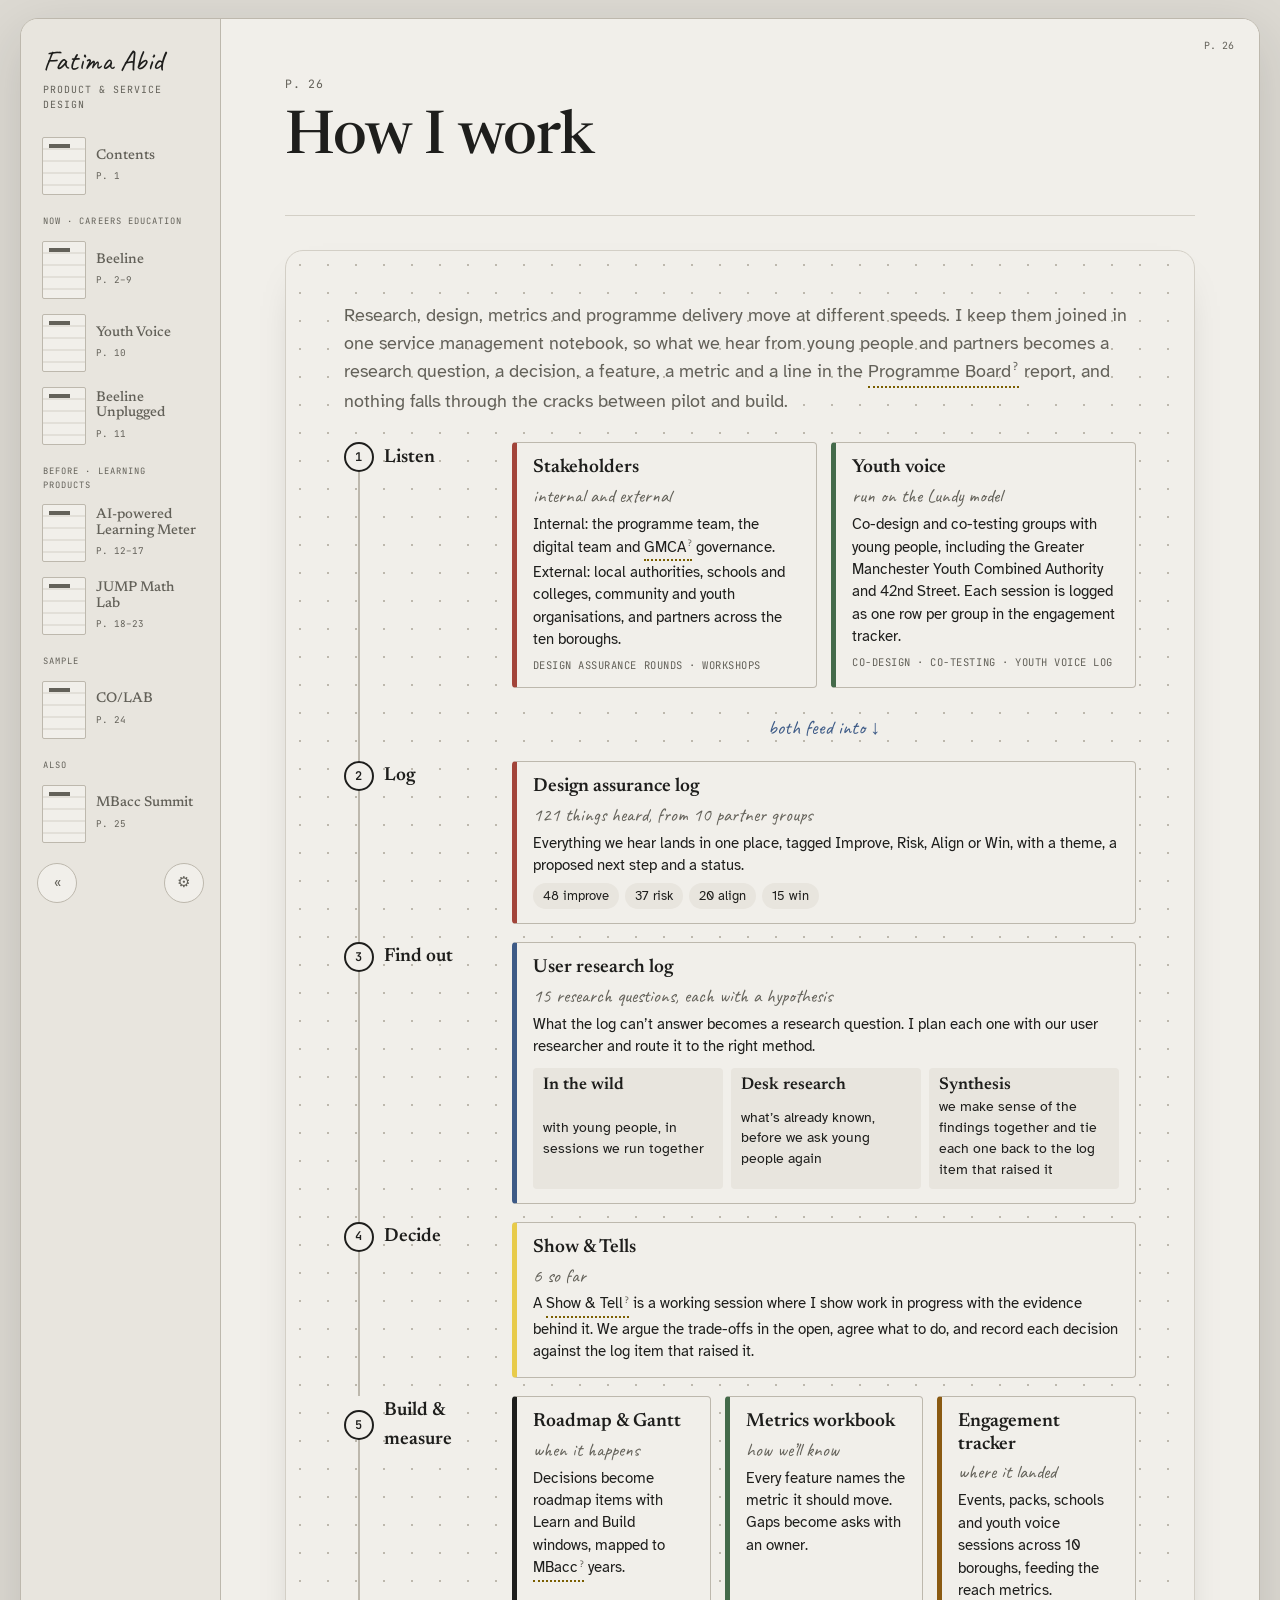
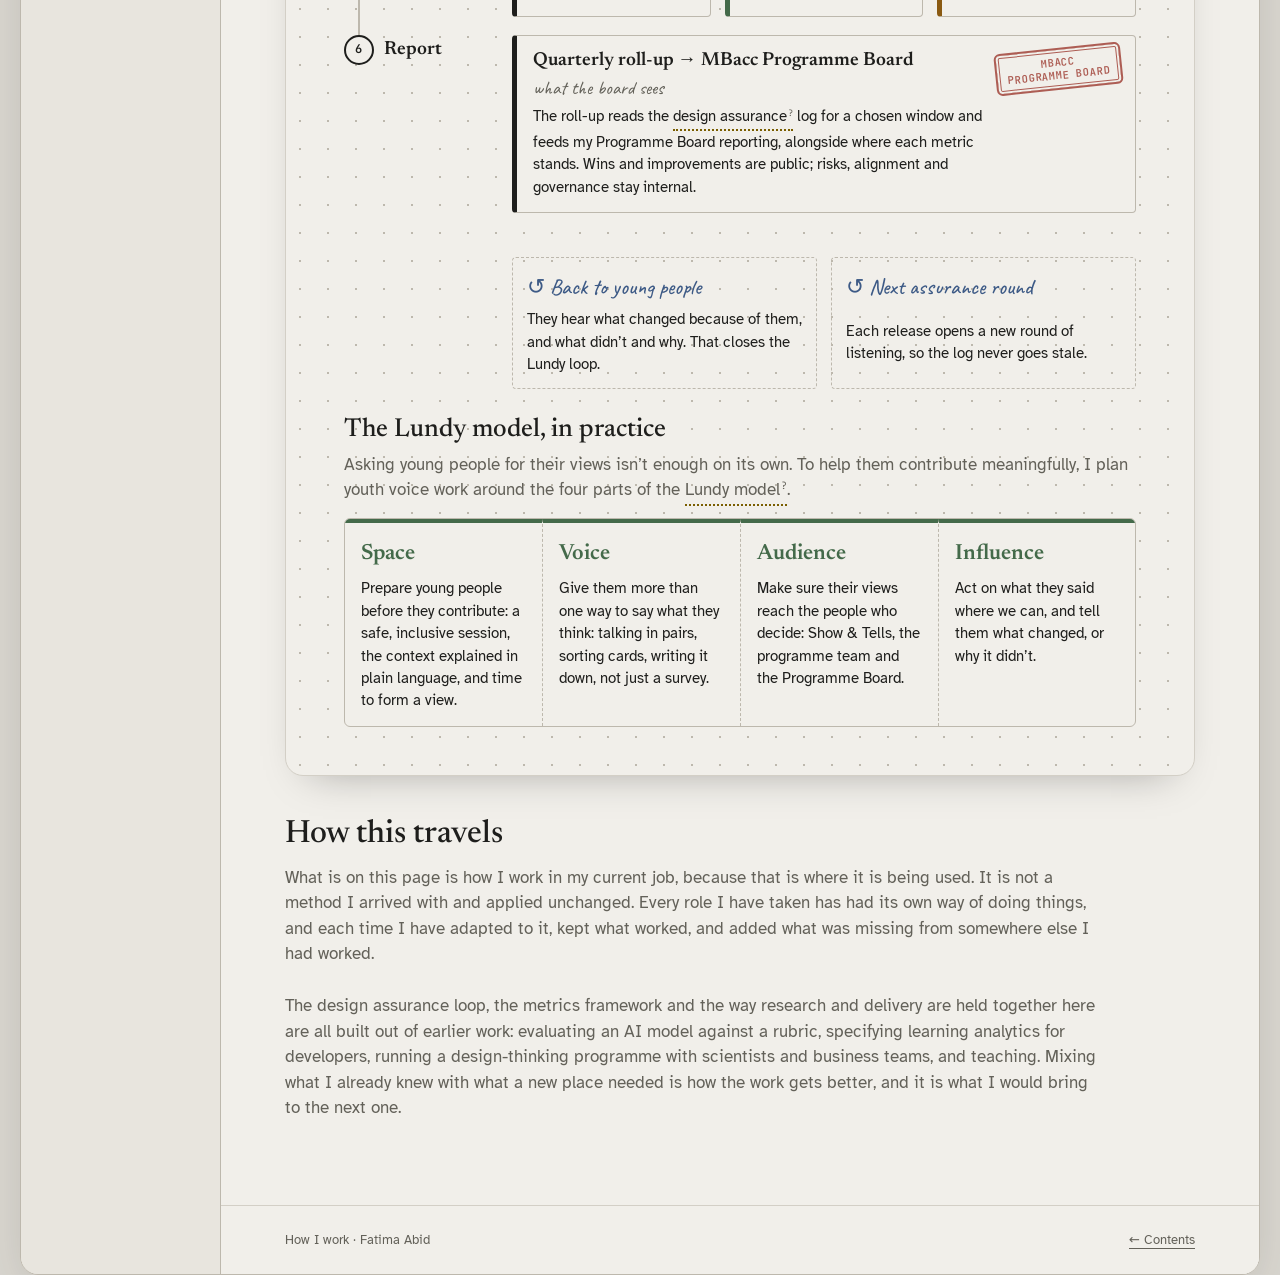
<file: how-i-work.html>
<!doctype html>
<html lang="en">
<meta charset="utf-8">
<meta name="viewport" content="width=device-width,initial-scale=1">
<title>How I work · Fatima Abid</title>
<link rel="icon" href="assets/img/favicon.svg" type="image/svg+xml">
<link rel="alternate icon" href="assets/img/favicon-32.png" sizes="32x32">
<link rel="apple-touch-icon" href="assets/img/favicon-180.png">
<link rel="preconnect" href="https://fonts.googleapis.com">
<link rel="preconnect" href="https://fonts.gstatic.com" crossorigin>
<link rel="stylesheet" href="https://fonts.googleapis.com/css2?family=Newsreader:ital,opsz,wght@0,6..72,400;0,6..72,500;0,6..72,600&family=Atkinson+Hyperlegible:ital,wght@0,400;0,700;1,400&family=Caveat:wght@500;700&family=JetBrains+Mono:wght@400;500&display=swap">
<link rel="stylesheet" href="assets/journal.css">
<style>
.subnav{display:flex;flex-wrap:wrap;gap:6px;margin:0 0 26px}
.subnav a{text-decoration:none;font-size:14px;color:var(--pencil);border:1px solid var(--rule-strong);
  border-radius:999px;padding:6px 13px;background:var(--paper)}
.subnav a:hover{border-color:var(--ink);color:var(--ink)}
.subnav a[aria-current="page"]{background:var(--ink);color:var(--paper);border-color:var(--ink)}
.pagehead h1{margin:2px 0 4px}
.where{display:none}

:root{
  --desk:#DCD9D2; --paper:#F1EFEA; --paper-2:#E8E5DE; --ink:#1E1E1C; --pencil:#636159; --rule:#D3CFC6; --rule-strong:#BDB8AD;
  --blue:#3D5A86; --red:#A2443A; --green:#446A4A; --amber:#8A5A12; --hi:rgba(232,203,74,.55); --hi-solid:#E8CB4A; --hi-ink:#7A5E00;
  --red-w:#EEDDD8; --green-w:#DDE6DC; --blue-w:#DDE2EA; --amber-w:#F0E4CF; --hi-w:#F1E6B8;
  --serif:"Newsreader",Georgia,serif; --body:"Atkinson Hyperlegible","Segoe UI",system-ui,sans-serif;
  --hand:"Caveat","Bradley Hand","Segoe Print",cursive; --mono:"JetBrains Mono",ui-monospace,Menlo,monospace;
}
@media (prefers-color-scheme: dark){
  :root:not([data-theme="light"]){
    --desk:#121314; --paper:#1D1F21; --paper-2:#25282B; --ink:#E6E3DC; --pencil:#A9A59C; --rule:#34373B; --rule-strong:#4D5156;
    --blue:#8FA9D6; --red:#E6978B; --green:#9CC7A3; --amber:#E6B060; --hi:rgba(232,203,74,.28); --hi-solid:#D9BC45; --hi-ink:#E8CB4A;
    --red-w:#33282A; --green-w:#26302A; --blue-w:#262C37; --amber-w:#33291B; --hi-w:#342F1C;
  }
}
.sheet{max-width:1160px;margin:0 auto 28px;background:var(--paper);border-radius:18px;box-shadow:0 18px 40px -24px rgba(0,0,0,.35);padding:clamp(22px,4vw,52px) clamp(18px,4.5vw,60px) 48px;background-image:radial-gradient(circle,var(--rule-strong) 1.1px,transparent 1.4px);background-size:28px 28px;display:grid;gap:26px;position:relative}
.where{position:absolute;top:18px;right:22px;font-family:var(--hand);font-size:20px;color:var(--blue);transform:rotate(2deg)}
.mono{font-family:var(--mono);font-size:11.5px;letter-spacing:.07em;text-transform:uppercase;color:var(--pencil)}
.hand{font-family:var(--hand);font-size:23px;line-height:1.1;color:var(--blue)}
h2{font-family:var(--serif);font-weight:500;font-size:clamp(24px,2.8vw,32px);line-height:1.15;margin:0;text-wrap:balance}
h3{font-family:var(--serif);font-weight:500;font-size:clamp(21px,2.2vw,26px);margin:0;line-height:1.2}
h2.subh{font-size:clamp(21px,2.2vw,26px);font-weight:500;margin:0;line-height:1.2}
.lede{max-width:68ch;margin:0;font-size:18px}
.muted{color:var(--pencil)}
.hl{background:linear-gradient(transparent 40%,var(--hi) 40% 90%,transparent 90%);padding:0 2px}
.panel{background:var(--paper);border:1px solid var(--rule-strong);border-radius:6px;padding:clamp(14px,2vw,22px)}
.seg{display:inline-flex;border:1px solid var(--rule-strong);border-radius:999px;overflow:hidden;background:var(--paper)}
.seg button{border:0;background:none;padding:7px 14px;cursor:pointer;font-size:14px;color:var(--pencil)}
.seg button[aria-pressed="true"]{background:var(--ink);color:var(--paper)}

/* ===== 1 lifecycle strip ===== */
.life{display:grid;grid-template-columns:repeat(6,minmax(0,1fr));border:1px solid var(--rule-strong);border-radius:6px;overflow:hidden;background:var(--paper);position:relative}
.stage{padding:12px 12px 14px;display:grid;gap:6px;align-content:start;border-left:1px dashed var(--rule-strong);position:relative;min-height:150px}
.stage:first-child{border-left:0}
.stage .n{font-family:var(--mono);font-size:10.5px;color:var(--pencil);letter-spacing:.06em;text-transform:uppercase}
.stage b{font-family:var(--serif);font-size:18px;font-weight:600}
.stage ul{margin:0;padding:0;list-style:none;display:grid;gap:4px;font-size:13.5px}
.stage ul li::before{content:"✓ ";color:var(--green);font-weight:700}
.band{position:absolute;left:0;right:0;bottom:0;height:6px;background:var(--hi-solid)}
.trad{position:absolute;top:0;bottom:0;border-left:2px dashed var(--red);pointer-events:none}
.trad span{position:absolute;top:6px;left:6px;font-family:var(--hand);font-size:18px;color:var(--red);white-space:nowrap;transform:rotate(-2deg);background:var(--paper);padding:0 4px;line-height:1.1}
.life-foot{display:flex;justify-content:space-between;gap:12px;flex-wrap:wrap;font-size:14px}

/* ===== 2 curve ===== */
.curve-wrap{display:grid;gap:14px}
.curve-controls{display:flex;flex-wrap:wrap;gap:12px 22px;align-items:center}
.legend{display:flex;flex-wrap:wrap;gap:6px 16px;font-size:13px;color:var(--pencil);align-items:center}
.legend svg{vertical-align:middle;margin-right:6px}
.chart{overflow-x:auto}
.chart svg{display:block;width:100%;min-width:760px;height:auto}
.hot{cursor:pointer}
.hot circle{transition:r .15s}
.hot:hover circle.ring,.hot:focus circle.ring{stroke-width:3}
.hot:focus{outline:none}
.hot:focus-visible circle.ring{stroke:var(--blue);stroke-width:3.5}
.note{display:grid;gap:14px}
.note .head{display:grid;gap:6px}
.oo{display:grid;grid-template-columns:repeat(2,minmax(0,1fr));gap:14px}
.oo>div{border-top:3px solid var(--k);padding-top:10px;display:grid;gap:6px;align-content:start}
.oo .lab{display:flex;gap:8px;align-items:center;font-family:var(--mono);font-size:11px;letter-spacing:.06em;text-transform:uppercase;color:var(--pencil)}
.oo p{margin:0;font-size:15px}
.tip{font-size:13.5px;color:var(--pencil)}
.note .said{font-family:var(--hand);font-size:22px;line-height:1.2;color:var(--ink);background:var(--paper-2);padding:12px 14px;border-radius:4px;transform:rotate(-.6deg)}
.note .said span{display:block;font-family:var(--mono);font-size:10.5px;color:var(--pencil);margin-top:6px;transform:none}
.pill{display:inline-flex;align-items:center;gap:6px;font-family:var(--mono);font-size:10.5px;letter-spacing:.05em;text-transform:uppercase;border-radius:999px;padding:3px 9px;width:max-content}
.pill::before{content:"";width:7px;height:7px;border-radius:50%;background:currentColor}
.p-good{background:var(--green-w);color:var(--green)} .p-bad{background:var(--red-w);color:var(--red)} .p-mixed{background:var(--amber-w);color:var(--amber)}
.struggle{display:grid;grid-template-columns:repeat(2,minmax(0,1fr));gap:0;border:1px solid var(--rule-strong);border-radius:6px;overflow:hidden;background:var(--paper)}
.struggle>div{padding:16px 18px;display:grid;gap:8px;align-content:start}
.struggle>div+div{border-left:1px dashed var(--rule-strong)}
.struggle b{font-family:var(--serif);font-size:20px;font-weight:600}
.struggle ul{margin:0;padding-left:18px;display:grid;gap:6px;font-size:14.5px}
.s-rem{border-top:4px solid var(--red)} .s-keep{border-top:4px solid var(--green)}
.cards{display:grid;grid-template-columns:repeat(2,minmax(0,1fr));gap:18px}
.dcard{background:var(--paper);border:1px solid var(--rule-strong);border-radius:4px;padding:16px 18px;display:grid;gap:10px;align-content:start;position:relative}
.dcard .top{display:flex;justify-content:space-between;gap:8px;flex-wrap:wrap;align-items:baseline}
.dcard h4{margin:0;font-family:var(--serif);font-size:21px;font-weight:600;line-height:1.2}
.dl{display:grid;grid-template-columns:96px minmax(0,1fr);gap:6px 12px;font-size:14.5px;margin:0}
.dl dt{font-family:var(--mono);font-size:10.5px;letter-spacing:.06em;text-transform:uppercase;color:var(--pencil);padding-top:3px}
.dl dd{margin:0}
.dl dd.gave{color:var(--red)}
.dl dd.chose{font-weight:700}
.stamp{font-family:var(--mono);font-size:10.5px;border:1.2px solid var(--amber);color:var(--amber);border-radius:3px;padding:1px 6px;transform:rotate(-1.5deg)}

/* ===== 3 system ===== */
.sys{display:grid;grid-template-columns:minmax(0,1.35fr) minmax(0,1fr);gap:22px;align-items:start}
.sys svg{width:100%;height:auto;display:block}
.node{cursor:pointer}
.node rect{transition:stroke-width .15s}
.node:hover rect,.node:focus rect{stroke-width:2.5}
.node:focus{outline:none}
.node:focus-visible rect{stroke:var(--blue);stroke-width:3}
.node[aria-pressed="true"] rect{stroke-width:3}
.detail{display:grid;gap:10px;align-content:start}
.detail .big{font-family:var(--serif);font-size:44px;line-height:1}
.detail h4{margin:0;font-family:var(--serif);font-size:22px;font-weight:600}
.detail p{margin:0}
.row{font-family:var(--mono);font-size:12px;background:var(--paper-2);border-radius:4px;padding:10px 12px;display:grid;gap:4px;overflow-x:auto}
.row span{white-space:nowrap}
.redact{background:var(--ink);color:transparent;border-radius:2px;user-select:none}
.kv{display:flex;flex-wrap:wrap;gap:6px}
.kv span{font-size:13px;border-radius:999px;padding:3px 10px;background:var(--paper-2)}
.sticky{justify-self:start;background:var(--hi-solid);color:#2a2410;font-family:var(--hand);font-size:21px;line-height:1.15;padding:10px 14px 12px;max-width:380px;transform:rotate(-1.2deg);box-shadow:0 6px 12px -8px rgba(0,0,0,.4)}

@media (max-width:900px){
  .life{grid-template-columns:repeat(3,minmax(0,1fr))}
  .stage:nth-child(4){border-left:0}
  .trad{display:none}
  .oo,.struggle,.cards,.sys{grid-template-columns:1fr}
  .struggle>div+div{border-left:0;border-top:1px dashed var(--rule-strong)}
}
@media (max-width:520px){ .life{grid-template-columns:1fr} .stage{border-left:0;border-top:1px dashed var(--rule-strong);min-height:0} .dl{grid-template-columns:1fr;gap:2px} .where{position:static;display:block} }

/* ===== 3 how I work (v2) ===== */
.flow{list-style:none;margin:0;padding:0;display:grid;gap:0;counter-reset:none}
.flow>li{display:grid;grid-template-columns:150px minmax(0,1fr);gap:18px;padding:0 0 18px;position:relative}
.flow>li::before{content:"";position:absolute;left:14px;top:30px;bottom:0;width:2px;background:var(--rule-strong)}
.flow>li:last-child::before{display:none}
.sn{display:flex;gap:10px;align-items:center;font-family:var(--serif);font-size:19px;font-weight:600;align-self:start}
.sn span{width:30px;height:30px;border-radius:50%;border:2px solid var(--ink);display:grid;place-items:center;font-family:var(--mono);font-size:12px;background:var(--paper);flex:none;position:relative;z-index:1}
.two{display:grid;grid-template-columns:repeat(2,minmax(0,1fr));gap:14px}
.three{display:grid;grid-template-columns:repeat(3,minmax(0,1fr));gap:14px}
.box{background:var(--paper);border:1px solid var(--rule-strong);border-left:5px solid var(--k);border-radius:4px;padding:14px 16px;display:grid;gap:6px;align-content:start}
.box b{font-family:var(--serif);font-size:19px;font-weight:600;line-height:1.2}
.box .sub{font-family:var(--hand);font-size:19px;color:var(--pencil);line-height:1.1}
.box p{margin:0;font-size:14.5px}
.box .tag{font-family:var(--mono);font-size:10.5px;color:var(--pencil);text-transform:uppercase;letter-spacing:.05em}
.k-red{--k:var(--red)} .k-green{--k:var(--green)} .k-blue{--k:var(--blue)} .k-hi{--k:var(--hi-solid)} .k-ink{--k:var(--ink)} .k-amber{--k:var(--amber)}
.join{grid-column:2;margin:6px 0 0;font-family:var(--hand);font-size:20px;color:var(--blue);text-align:center}
.routes{display:grid;grid-template-columns:repeat(3,minmax(0,1fr));gap:8px;margin-top:4px}
.routes div{background:var(--paper-2);border-radius:4px;padding:8px 10px;font-size:13.5px;display:grid;gap:2px}
.routes b{font-family:var(--serif);font-size:17px;line-height:1.15}
.loops{display:grid;grid-template-columns:repeat(2,minmax(0,1fr));gap:14px;margin-left:168px}
.loops div{border:1px dashed var(--rule-strong);border-radius:4px;padding:12px 14px;display:grid;gap:4px}
.loops b{font-family:var(--hand);font-size:22px;color:var(--blue);font-weight:500}
.loops p{margin:0;font-size:14.5px}
.lundy{display:grid;grid-template-columns:repeat(4,minmax(0,1fr));gap:0;border:1px solid var(--rule-strong);border-radius:6px;overflow:hidden;background:var(--paper)}
.lundy>div{padding:14px 16px;display:grid;gap:6px;align-content:start;border-top:4px solid var(--green)}
.lundy>div+div{border-left:1px dashed var(--rule-strong)}
.lundy .n{font-family:var(--serif);font-size:22px;font-weight:600;color:var(--green)}
.lundy p{margin:0;font-size:14.5px}
@media (max-width:900px){
  .flow>li{grid-template-columns:1fr;gap:8px}
  .flow>li::before{display:none}
  .two,.three,.routes,.loops{grid-template-columns:1fr}
  .loops{margin-left:0}
  .join{grid-column:1}
  .lundy{grid-template-columns:repeat(2,minmax(0,1fr))}
  .lundy>div:nth-child(3){border-left:0}
}
@media (max-width:520px){ .lundy{grid-template-columns:1fr} .lundy>div+div{border-left:0} }

.st-explain{background:var(--paper-2);border:1px solid var(--rule);border-radius:4px;padding:14px 16px;margin:10px 0 16px;display:grid;gap:10px}
.st-explain p{margin:0;max-width:74ch}
.st-chain{list-style:none;margin:0;padding:0;display:flex;flex-wrap:wrap;gap:6px 0;font-family:var(--mono);font-size:11.5px;text-transform:uppercase;letter-spacing:.04em}
.st-chain li{display:flex;align-items:center}
.st-chain li:not(:last-child)::after{content:"→";margin:0 10px;color:var(--pencil)}
.st-chain li:last-child{color:var(--red);font-weight:600}
.has-stamp{position:relative;padding-right:150px}
.boardstamp{position:absolute;top:12px;right:14px;font-family:var(--mono);font-size:10.5px;font-weight:600;line-height:1.25;letter-spacing:.08em;text-transform:uppercase;text-align:center;color:var(--red);border:2px solid var(--red);border-radius:6px;padding:6px 10px;transform:rotate(-6deg);opacity:.85;box-shadow:inset 0 0 0 2px var(--paper),inset 0 0 0 3px var(--red);pointer-events:none}
.dcard{position:relative}
.boardstamp.sm{position:static;display:inline-block;justify-self:end;margin-top:10px;font-size:9.5px;transform:rotate(-4deg)}
@media (max-width:640px){.has-stamp{padding-right:16px;padding-top:64px}}
</style>

<a class="skip" href="#main">Skip to the page</a>
<div class="layout">
<main id="main" tabindex="-1">
<div class="pagehead">
  <div class="mono">p. 26</div>
  <h1>How I work</h1>
  <div class="kicker"></div>
</div>


<section class="sheet" aria-label="How the work flows, in six steps">
  <span class="where" aria-hidden="true">notebook page: “How I work” ↓</span>
  <div>
    <p class="lede">Research, design, metrics and programme delivery move at different speeds. I keep them joined in one service management notebook, so what we hear from young people and partners becomes a research question, a decision, a feature, a metric and a line in the Programme Board report, and nothing falls through the cracks between pilot and build.</p>
  </div>

  <ol class="flow" aria-label="How the work flows, in six steps">
    <li class="step2">
      <div class="sn"><span>1</span>Listen</div>
      <div class="two">
        <div class="box k-red"><b>Stakeholders</b><span class="sub">internal and external</span><p>Internal: the programme team, the digital team and GMCA governance. External: local authorities, schools and colleges, community and youth organisations, and partners across the ten boroughs.</p><span class="tag">design assurance rounds · workshops</span></div>
        <div class="box k-green"><b>Youth voice</b><span class="sub">run on the Lundy model</span><p>Co-design and co-testing groups with young people, including the Greater Manchester Youth Combined Authority and 42nd Street. Each session is logged as one row per group in the engagement tracker.</p><span class="tag">co-design · co-testing · youth voice log</span></div>
      </div>
      <p class="join" aria-hidden="true">both feed into ↓</p>
    </li>
    <li>
      <div class="sn"><span>2</span>Log</div>
      <div class="box k-red wide"><b>Design assurance log</b><span class="sub">121 things heard, from 10 partner groups</span><p>Everything we hear lands in one place, tagged Improve, Risk, Align or Win, with a theme, a proposed next step and a status.</p><div class="kv"><span>48 improve</span><span>37 risk</span><span>20 align</span><span>15 win</span></div></div>
    </li>
    <li>
      <div class="sn"><span>3</span>Find out</div>
      <div class="box k-blue wide"><b>User research log</b><span class="sub">15 research questions, each with a hypothesis</span><p>What the log can’t answer becomes a research question. I plan each one with our user researcher and route it to the right method.</p>
        <div class="routes"><div><b>In the wild</b>with young people, in sessions we run together</div><div><b>Desk research</b>what’s already known, before we ask young people again</div><div><b>Synthesis</b>we make sense of the findings together and tie each one back to the log item that raised it</div></div></div>
    </li>
    <li>
      <div class="sn"><span>4</span>Decide</div>
      <div class="box k-hi wide"><b>Show &amp; Tells</b><span class="sub">6 so far</span><p>A Show &amp; Tell is a working session where I show work in progress with the evidence behind it. We argue the trade-offs in the open, agree what to do, and record each decision against the log item that raised it.</p></div>
    </li>
    <li>
      <div class="sn"><span>5</span>Build &amp; measure</div>
      <div class="three">
        <div class="box k-ink"><b>Roadmap &amp; Gantt</b><span class="sub">when it happens</span><p>Decisions become roadmap items with Learn and Build windows, mapped to MBacc years.</p></div>
        <div class="box k-green"><b>Metrics workbook</b><span class="sub">how we’ll know</span><p>Every feature names the metric it should move. Gaps become asks with an owner.</p></div>
        <div class="box k-amber"><b>Engagement tracker</b><span class="sub">where it landed</span><p>Events, packs, schools and youth voice sessions across 10 boroughs, feeding the reach metrics.</p></div>
      </div>
    </li>
    <li>
      <div class="sn"><span>6</span>Report</div>
      <div class="box k-ink wide has-stamp"><span class="boardstamp" aria-hidden="true">MBacc<br>Programme Board</span><b>Quarterly roll-up → MBacc Programme Board</b><span class="sub">what the board sees</span><p>The roll-up reads the design assurance log for a chosen window and feeds my Programme Board reporting, alongside where each metric stands. Wins and improvements are public; risks, alignment and governance stay internal.</p></div>
    </li>
  </ol>
  <div class="loops" aria-label="Loops back">
    <div><b>↺ Back to young people</b><p>They hear what changed because of them, and what didn’t and why. That closes the Lundy loop.</p></div>
    <div><b>↺ Next assurance round</b><p>Each release opens a new round of listening, so the log never goes stale.</p></div>
  </div>

  <div>
    <h2 class="subh">The Lundy model, in practice</h2>
    <p class="muted" style="margin:6px 0 12px;max-width:72ch">Asking young people for their views isn’t enough on its own. To help them contribute meaningfully, I plan youth voice work around the four parts of the Lundy model.</p>
    <div class="lundy">
      <div><span class="n">Space</span><p>Prepare young people before they contribute: a safe, inclusive session, the context explained in plain language, and time to form a view.</p></div>
      <div><span class="n">Voice</span><p>Give them more than one way to say what they think: talking in pairs, sorting cards, writing it down, not just a survey.</p></div>
      <div><span class="n">Audience</span><p>Make sure their views reach the people who decide: Show &amp; Tells, the programme team and the Programme Board.</p></div>
      <div><span class="n">Influence</span><p>Act on what they said where we can, and tell them what changed, or why it didn’t.</p></div>
    </div>
  </div>
</section>

<section style="margin-top:40px;display:grid;gap:12px">
  <h2>How this travels</h2>
  <p class="muted" style="max-width:74ch">What is on this page is how I work in my current job, because that is where
    it is being used. It is not a method I arrived with and applied unchanged. Every role I have taken has had its own
    way of doing things, and each time I have adapted to it, kept what worked, and added what was missing from
    somewhere else I had worked.</p>
  <p class="muted" style="max-width:74ch">The design assurance loop, the metrics framework and the way research and
    delivery are held together here are all built out of earlier work: evaluating an AI model against a rubric,
    specifying learning analytics for developers, running a design-thinking programme with scientists and business
    teams, and teaching. Mixing what I already knew with what a new place needed is how the work gets better, and it is
    what I would bring to the next one.</p>
</section>
<footer class="pagefoot">
  <span>How I work · Fatima Abid</span>
  <span><a href="index.html">← Contents</a></span>
</footer>
</main>
</div>
<script src="assets/site.js"></script>

</html>
</file>
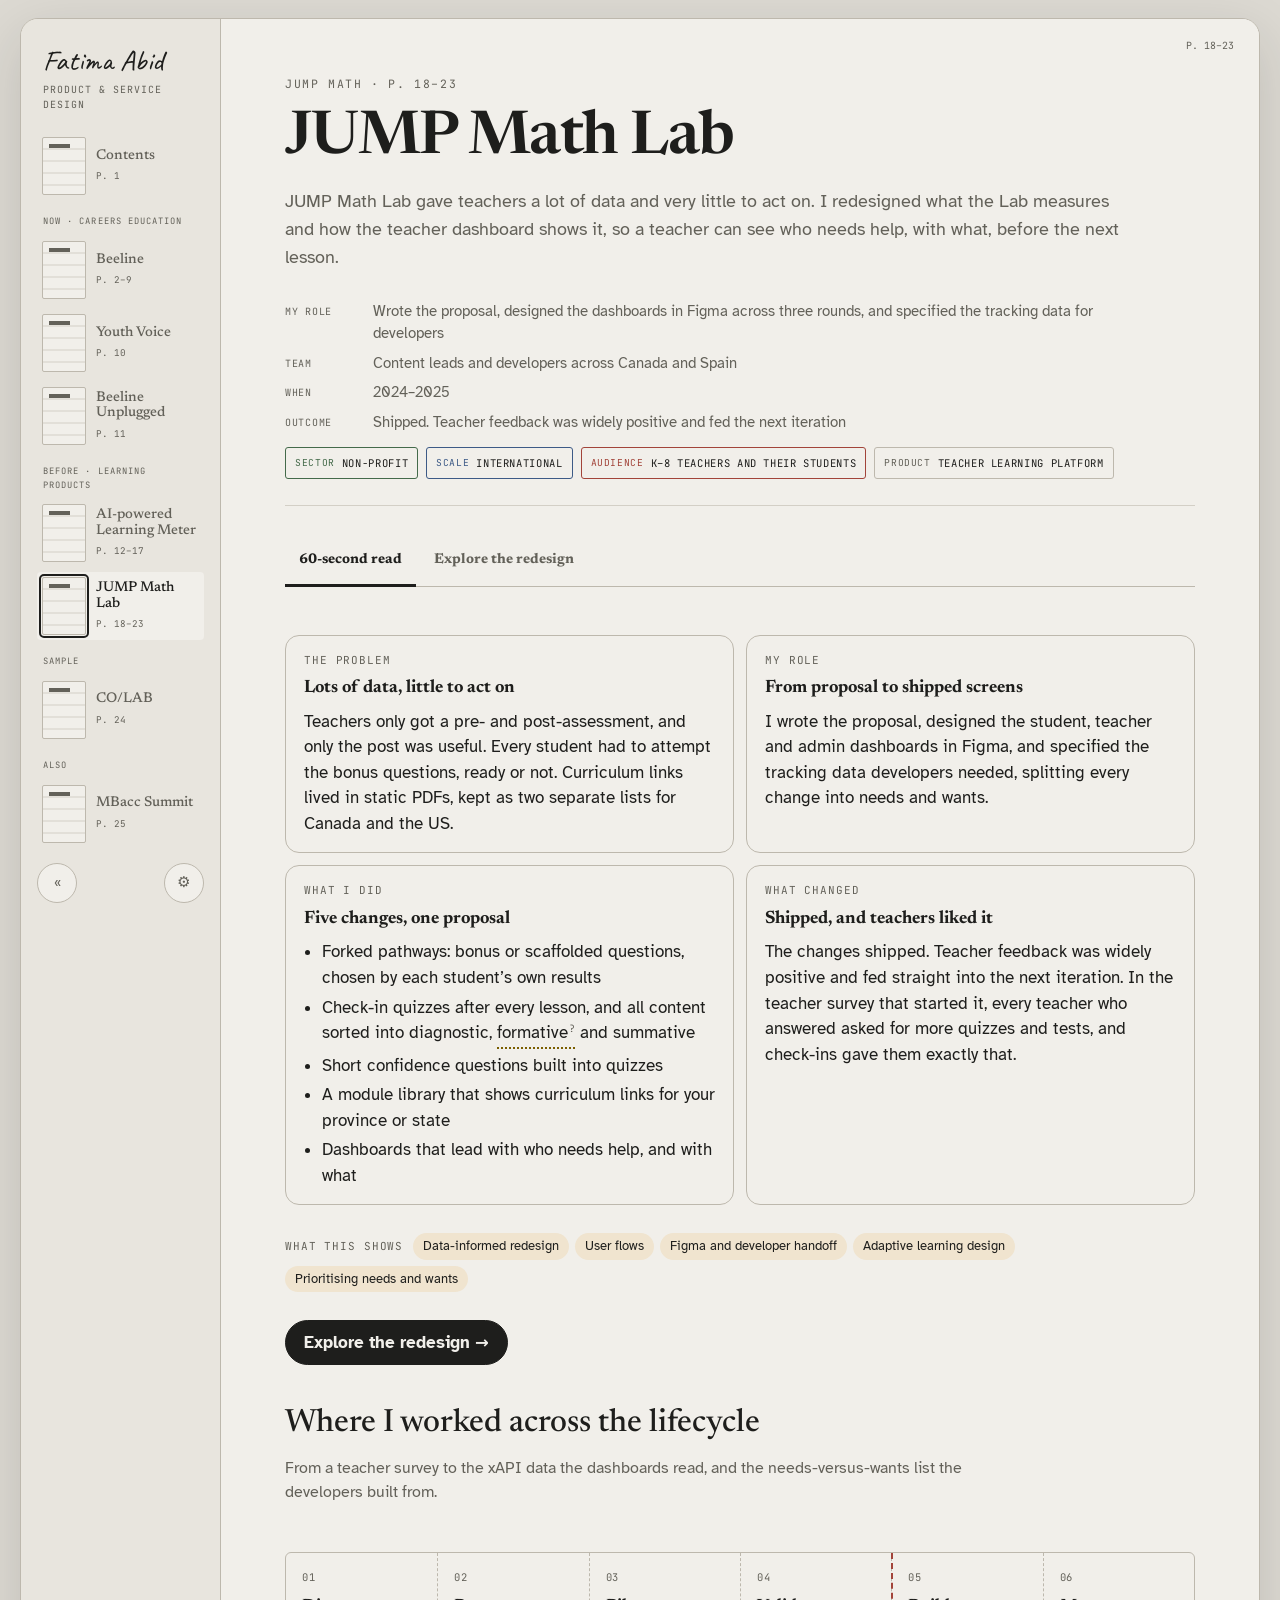
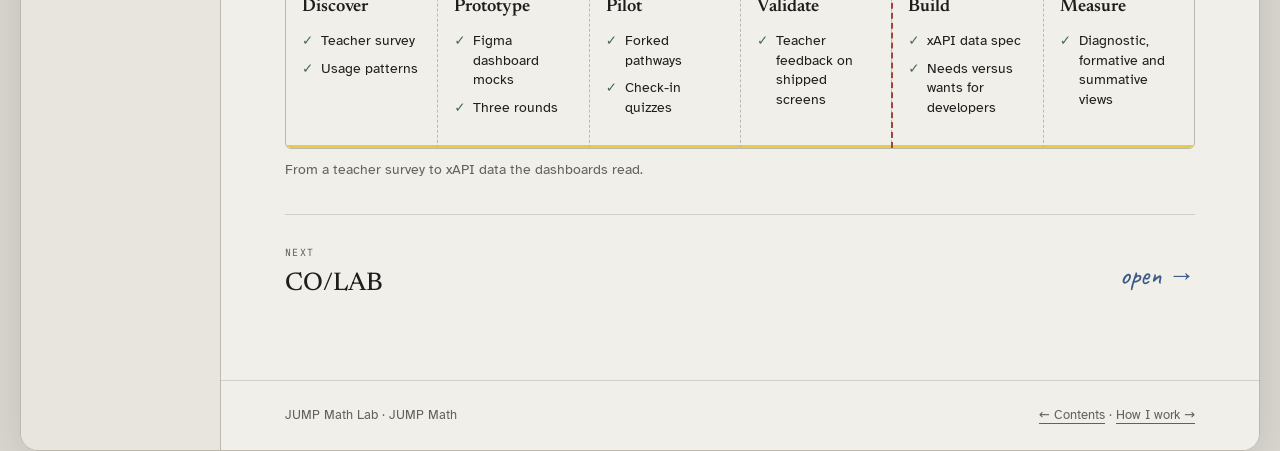
<file: jump-math.html>
<!doctype html>
<html lang="en">
<meta charset="utf-8">
<meta name="viewport" content="width=device-width,initial-scale=1">
<title>JUMP Math Lab · Fatima Abid</title>
<link rel="icon" href="assets/img/favicon.svg" type="image/svg+xml">
<link rel="alternate icon" href="assets/img/favicon-32.png" sizes="32x32">
<link rel="apple-touch-icon" href="assets/img/favicon-180.png">
<link rel="preconnect" href="https://fonts.googleapis.com">
<link rel="preconnect" href="https://fonts.gstatic.com" crossorigin>
<link rel="stylesheet" href="https://fonts.googleapis.com/css2?family=Newsreader:ital,opsz,wght@0,6..72,400;0,6..72,500;0,6..72,600&family=Atkinson+Hyperlegible:ital,wght@0,400;0,700;1,400&family=Caveat:wght@500;700&family=JetBrains+Mono:wght@400;500&display=swap">
<link rel="stylesheet" href="assets/journal.css">
<style>

:root{
  --bg:var(--paper); --surface:var(--paper); --sunk:var(--paper-2); --line:var(--rule-strong); --muted:var(--pencil);
  --honey:var(--hi-solid); --honey-soft:var(--amber-w); --honey-ink:var(--hi-ink);
  --display:var(--serif);
  --ok:var(--green); --ok-soft:var(--green-w); --bad:var(--red); --bad-soft:var(--red-w);
  --warn:var(--amber); --warn-soft:var(--amber-w); --part:var(--amber); --part-soft:var(--amber-w);
  --no:var(--pencil); --no-soft:var(--paper-2);
}
h1,h2,h3,h4{font-family:var(--serif)!important;font-weight:600}
.wrap{max-width:none!important}
.wrap>header{display:none}

:root{ --dia:var(--green); --dia-soft:var(--green-w); --for:var(--blue); --for-soft:var(--blue-w);
  --sum:var(--amber); --sum-soft:var(--amber-w); }
.subnav{display:flex;flex-wrap:wrap;gap:6px;margin:0 0 26px}
.subnav a{text-decoration:none;font-size:14px;color:var(--pencil);border:1px solid var(--rule-strong);
  border-radius:999px;padding:6px 13px;background:var(--paper)}
.subnav a:hover{border-color:var(--ink);color:var(--ink)}
.subnav a[aria-current="page"]{background:var(--ink);color:var(--paper);border-color:var(--ink)}
.pagehead h1{margin:2px 0 4px}
.where{display:none}

:root{
  --bg:var(--paper-2); --surface:var(--paper); --sunk:var(--paper-2); --muted:var(--pencil); --line:var(--rule-strong);
  --honey:var(--hi-solid); --honey-soft:var(--amber-w); --honey-ink:var(--hi-ink);
  --dia:var(--green); --dia-soft:var(--green-w); --for:var(--blue); --for-soft:var(--blue-w); --sum:var(--blue); --sum-soft:var(--blue-w);
  --ok:var(--green); --ok-soft:var(--green-w); --bad:var(--red); --bad-soft:var(--red-w); --warn:var(--amber); --warn-soft:var(--amber-w);
  --display:var(--serif);
  --body:"Atkinson Hyperlegible","Segoe UI",system-ui,sans-serif;
  --mono:"JetBrains Mono",ui-monospace,"SF Mono",Menlo,monospace;
}
.wrap{max-width:1200px;margin-inline:auto;display:grid;gap:26px}
.eyebrow{font-family:var(--mono);font-size:12px;letter-spacing:.08em;text-transform:uppercase;color:var(--muted);display:flex;gap:10px;align-items:center}
h1{font-family:var(--serif);font-weight:600;font-size:clamp(34px,5vw,60px);line-height:1.02;letter-spacing:-.02em;margin:8px 0 10px;text-wrap:balance}
h2{font-family:var(--serif);font-weight:500;font-size:clamp(24px,2.8vw,32px);line-height:1.15;margin:0;text-wrap:balance}
.lede{max-width:70ch;color:var(--muted);margin:0;font-size:18px}
.label{font-family:var(--mono);font-size:11px;letter-spacing:.08em;text-transform:uppercase;color:var(--muted)}
.role{display:flex;flex-wrap:wrap;gap:6px 18px;font-size:14px;color:var(--muted)}
.role b{color:var(--ink)}
.ctx{display:flex;flex-wrap:wrap;gap:6px}
.ctx span{font-size:12.5px;border-radius:999px;padding:3px 10px;background:var(--sunk)}
.ctx i{font-style:normal;font-family:var(--mono);font-size:10px;letter-spacing:.06em;text-transform:uppercase;color:var(--muted);margin-right:6px}
.note{display:flex;gap:10px;align-items:flex-start;background:var(--paper-2);border-radius:10px;padding:12px 14px;font-size:13.5px;max-width:82ch}
.note b{color:var(--honey-ink)}
section{display:grid;gap:14px}

.tabs{display:flex;gap:4px;border-bottom:1.5px solid var(--line)}
.tab{background:none;border:0;padding:12px 16px 10px;font-family:var(--display);font-weight:700;font-size:17px;color:var(--muted);cursor:pointer;border-bottom:3px solid transparent;margin-bottom:-1.5px}
.tab[aria-selected="true"]{color:var(--ink);border-bottom-color:var(--honey)}

/* 60s */
.sixty{display:grid;grid-template-columns:repeat(2,minmax(0,1fr));gap:12px}
.sixty div{background:var(--surface);border:1.5px solid var(--line);border-radius:14px;padding:16px 18px;display:grid;gap:6px;align-content:start}
.sixty b{font-family:var(--display);font-size:18px}
.sixty p{margin:0}
.sixty ul{margin:0;padding-left:18px;display:grid;gap:4px}
.cta{justify-self:start;border:1.5px solid var(--ink);background:var(--ink);color:var(--surface);border-radius:999px;padding:9px 18px;font-weight:700;cursor:pointer}
.shows{display:flex;flex-wrap:wrap;gap:6px;align-items:center}
.chip{display:inline-flex;border-radius:999px;padding:3px 10px;font-size:13px;background:var(--honey-soft)}

/* evolution */
.stepper{display:flex;gap:6px;flex-wrap:wrap}
.stepper button{border:1.5px solid var(--line);background:var(--surface);border-radius:999px;padding:7px 14px;font-weight:700;cursor:pointer;font-size:14px}
.stepper button[aria-pressed="true"]{background:var(--ink);color:var(--surface);border-color:var(--ink)}
.evo{display:grid;grid-template-columns:minmax(0,1.5fr) minmax(0,1fr);gap:clamp(16px,2.4vw,28px);align-items:start}
.screen{background:var(--surface);border:1.5px solid var(--line);border-radius:14px;overflow:hidden}
.bar{display:flex;align-items:center;gap:8px;padding:8px 12px;border-bottom:1.5px solid var(--line);font-family:var(--mono);font-size:11px;color:var(--muted)}
.bar i{width:9px;height:9px;border-radius:50%;background:var(--line);display:inline-block}
.scr{padding:14px;display:grid;gap:12px}
.scr .scrh{margin:0;font-family:var(--display);font-size:18px;font-weight:600}
.tiles{display:grid;gap:8px}
.tile{border:1.5px solid var(--line);border-radius:10px;padding:10px;display:grid;gap:2px;position:relative;align-content:start}
.tile .k{font-size:11.5px;color:var(--muted)}
.tile .v{font-family:var(--display);font-weight:800;font-size:22px;line-height:1.1}
.tile .s{font-size:11.5px;color:var(--muted)}
.tile.warn{border-color:var(--warn);background:var(--warn-soft)}
.tile.bad{border-color:var(--bad);background:var(--bad-soft)}
.tile .tag{font-family:var(--mono);font-size:9.5px;letter-spacing:.06em;text-transform:uppercase;border-radius:6px;padding:1px 6px;width:max-content}
.t-dia{background:var(--dia-soft);color:var(--dia)} .t-for{background:var(--for-soft);color:var(--for)} .t-sum{background:var(--sum-soft);color:var(--sum)}
.journey{display:grid;grid-template-columns:repeat(5,minmax(0,1fr));gap:6px;align-items:end}
.journey .col{display:grid;gap:4px;text-align:center;font-size:11px;color:var(--muted)}
.journey .colbar{height:90px;background:var(--sunk);border-radius:6px;display:flex;align-items:flex-end;overflow:hidden}
.journey .colbar i{display:block;width:100%;background:var(--for);border-radius:6px 6px 0 0}
.journey .col.pre .colbar i{background:var(--sum)}
.journey .col.tgt .colbar{background:none;border:2px dashed var(--honey)}
.journey .col b{font-family:var(--mono);font-size:12px;color:var(--ink)}
.grid-wrap{overflow-x:auto}
table.qg{border-collapse:separate;border-spacing:3px;font-size:12px;min-width:460px;width:100%}
.qg th{font-family:var(--mono);font-size:10.5px;color:var(--muted);font-weight:500;text-align:center}
.qg th:first-child,.qg td:first-child{text-align:left;white-space:nowrap}
.qg td{text-align:center;border-radius:5px;padding:4px 0;min-width:26px}
.qg td.c{background:var(--ok-soft);color:var(--ok)} .qg td.x{background:var(--bad-soft);color:var(--bad)} .qg td.n{background:var(--sunk);color:var(--muted)}
.qg td.sc{font-family:var(--mono);font-weight:500}
.qg tr.flag td:first-child{color:var(--bad);font-weight:700}
.qg .pth{font-family:var(--mono);font-size:10px;border-radius:6px;padding:1px 6px}
.p-b{background:var(--honey-soft);color:var(--honey-ink)} .p-s{background:var(--dia-soft);color:var(--dia)}
.annot{display:grid;gap:10px}
.annot .a{background:var(--surface);border:1.5px solid var(--line);border-radius:12px;padding:12px 14px;display:grid;gap:4px;border-left:4px solid var(--k)}
.annot .a b{font-family:var(--display);font-size:16.5px}
.annot .a p{margin:0;font-size:14px;color:var(--muted)}
.annot .v{font-family:var(--mono);font-size:11px;color:var(--muted)}

/* simulator */
.sim{display:grid;grid-template-columns:minmax(0,.8fr) minmax(0,1.2fr);gap:clamp(16px,2.4vw,28px);align-items:start}
.card{background:var(--surface);border:1.5px solid var(--line);border-radius:16px;padding:clamp(16px,2.2vw,22px);display:grid;gap:12px;align-content:start}
.qs{display:grid;grid-template-columns:repeat(5,minmax(0,1fr));gap:6px}
.qbtn{border:1.5px solid var(--line);border-radius:10px;padding:10px 0;cursor:pointer;display:grid;gap:2px;justify-items:center;background:var(--surface)}
.qbtn b{font-family:var(--mono);font-size:11px;color:var(--muted);font-weight:500}
.qbtn span{font-size:18px;font-weight:700}
.qbtn[aria-pressed="true"]{background:var(--ok-soft);border-color:var(--ok);color:var(--ok)}
.qbtn[aria-pressed="false"] span{color:var(--bad)}
.route{border-radius:12px;padding:12px 14px;display:grid;gap:4px}
.route.b{background:var(--honey-soft)} .route.s{background:var(--dia-soft)}
.route b{font-family:var(--display);font-size:18px}
.route p{margin:0;font-size:14px}
.toggles{display:flex;flex-wrap:wrap;gap:12px;font-size:14px}
.toggles label{display:flex;gap:6px;align-items:center;cursor:pointer}
.outs{display:grid;gap:10px}
.out{border:1.5px solid var(--line);border-radius:12px;padding:12px;display:grid;gap:8px}
.out .label{display:flex;justify-content:space-between}
.stu{display:flex;gap:16px;align-items:center;flex-wrap:wrap}
.stu .big{font-family:var(--display);font-weight:800;font-size:30px}
.stars{font-size:22px;letter-spacing:2px;color:var(--honey)}
.stars .off{color:var(--line)}
pre{margin:0;font-family:var(--mono);font-size:12px;background:var(--sunk);border-radius:8px;padding:10px;overflow-x:auto;line-height:1.45}
pre .hl{background:var(--honey-soft);color:var(--honey-ink);border-radius:3px}

/* taxonomy + needs */
.tax{display:grid;grid-template-columns:repeat(3,minmax(0,1fr));gap:12px}
.tax div{border-radius:14px;padding:16px;background:var(--bgk);display:grid;gap:6px;border-top:4px solid var(--k);align-content:start}
.tax b{font-family:var(--display);font-size:19px;color:var(--k)}
.tax p{margin:0;font-size:14px}
.tax small{font-family:var(--mono);font-size:11px;color:var(--muted)}
.needs{overflow-x:auto}
.needs table{border-collapse:collapse;width:100%;min-width:560px;font-size:14px}
.needs th{font-family:var(--mono);font-size:11px;letter-spacing:.06em;text-transform:uppercase;color:var(--muted);text-align:left;padding:8px 10px;border-bottom:1.5px solid var(--line)}
.needs td{padding:10px;vertical-align:top;border-bottom:1px solid var(--line)}
.needs td:first-child{font-family:var(--display);font-weight:700;white-space:nowrap}
.needs ul{margin:0;padding-left:16px;display:grid;gap:3px}
.needs td.need{background:var(--ok-soft)} .needs td.want{background:var(--sunk)}
.also{display:grid;grid-template-columns:repeat(2,minmax(0,1fr));gap:12px}
.also div{background:var(--surface);border:1.5px solid var(--line);border-radius:14px;padding:16px;display:grid;gap:6px;align-content:start}
.also b{font-family:var(--display);font-size:17px}
.also p{margin:0;font-size:14px;color:var(--muted)}
footer{font-size:13px;color:var(--muted);display:flex;flex-wrap:wrap;gap:6px 18px;justify-content:space-between;border-top:1.5px solid var(--line);padding-top:16px}

@media (max-width:980px){ .evo,.sim{grid-template-columns:1fr} .tax{grid-template-columns:1fr} }
@media (max-width:640px){ .sixty,.also{grid-template-columns:1fr} .journey{grid-template-columns:repeat(3,minmax(0,1fr))} .journey .col:nth-child(3),.journey .col:nth-child(4){display:none} }
@media (prefers-reduced-motion:reduce){*{transition:none!important}}
.sec-lede{margin:0;max-width:74ch;color:var(--pencil);font-size:15.5px}
</style>

<a class="skip" href="#main">Skip to the page</a>
<div class="layout">
<main id="main" tabindex="-1">
<div class="pagehead">
  <div class="mono">JUMP Math · p. 18–23</div>
  <h1>JUMP Math Lab</h1>
  <p class="lede">JUMP Math Lab gave teachers a lot of data and very little to act on. I redesigned what the Lab
    measures and how the teacher dashboard shows it, so a teacher can see who needs help, with what, before the next
    lesson.</p>
  <div class="rolestrip">
    <span><b>My role</b>Wrote the proposal, designed the dashboards in Figma across three rounds, and specified the tracking data for developers</span>
    <span><b>Team</b>Content leads and developers across Canada and Spain</span>
    <span><b>When</b>2024–2025</span>
    <span><b>Outcome</b>Shipped. Teacher feedback was widely positive and fed the next iteration</span>
  </div>
  <div class="kicker"><span class="stamp-ctx stamp-sector"><i>Sector</i>Non-profit</span><span class="stamp-ctx stamp-scale"><i>Scale</i>International</span><span class="stamp-ctx stamp-audience"><i>Audience</i>K–8 teachers and their students</span><span class="stamp-ctx stamp-product"><i>Product</i>Teacher learning platform</span></div>
</div>

<div class="wrap">

  <div class="tabs" role="tablist" aria-label="Case study views">
    <button class="tab" role="tab" id="tab-60" aria-controls="v-60" aria-selected="true">60-second read</button>
    <button class="tab" role="tab" id="tab-ex" aria-controls="v-ex" aria-selected="false" tabindex="-1">Explore the redesign</button>
  </div>

  <section id="v-60" role="tabpanel" aria-labelledby="tab-60">
    <div class="sixty">
      <div><span class="label">The problem</span><b>Lots of data, little to act on</b><p>Teachers only got a pre- and post-assessment, and only the post was useful. Every student had to attempt the bonus questions, ready or not. Curriculum links lived in static PDFs, kept as two separate lists for Canada and the US.</p></div>
      <div><span class="label">My role</span><b>From proposal to shipped screens</b><p>I wrote the proposal, designed the student, teacher and admin dashboards in Figma, and specified the tracking data developers needed, splitting every change into needs and wants.</p></div>
      <div><span class="label">What I did</span><b>Five changes, one proposal</b><ul><li>Forked pathways: bonus or scaffolded questions, chosen by each student’s own results</li><li>Check-in quizzes after every lesson, and all content sorted into diagnostic, formative and summative</li><li>Short confidence questions built into quizzes</li><li>A module library that shows curriculum links for your province or state</li><li>Dashboards that lead with who needs help, and with what</li></ul></div>
      <div><span class="label">What changed</span><b>Shipped, and teachers liked it</b><p>The changes shipped. Teacher feedback was widely positive and fed straight into the next iteration. In the teacher survey that started it, every teacher who answered asked for more quizzes and tests, and check-ins gave them exactly that.</p></div>
    </div>
    <div class="shows" style="margin-top:14px"><span class="label" style="margin-right:4px">What this shows</span><span class="chip">Data-informed redesign</span><span class="chip">User flows</span><span class="chip">Figma and developer handoff</span><span class="chip">Adaptive learning design</span><span class="chip">Prioritising needs and wants</span></div>
    <button class="cta" type="button" id="go-ex" style="margin-top:14px">Explore the redesign →</button>
  </section>

  <section id="v-ex" role="tabpanel" aria-labelledby="tab-ex" hidden>

    <section aria-labelledby="evo-h">
      <div><div class="label">Design iterations</div><h2 id="evo-h">How the teacher dashboard changed</h2></div>
      <div class="stepper" role="group" aria-label="Dashboard version">
        <button type="button" data-v="0" aria-pressed="false">1 · Counts</button>
        <button type="button" data-v="1" aria-pressed="false">2 · Progress</button>
        <button type="button" data-v="2" aria-pressed="true">3 · Decisions</button>
      </div>
      <div class="evo">
        <div class="screen" aria-live="polite"><div class="bar"><i></i><i></i><i></i>&nbsp;JUMP Math Lab · Teacher dashboard · Class 5A</div><div class="scr" id="scr"></div></div>
        <div class="annot" id="annot"></div>
      </div>
    </section>

    <section aria-labelledby="sim-h">
      <div><div class="label">Try it</div><h2 id="sim-h">Forked pathways: bonus or scaffold</h2></div>
      <p class="lede">Before, every student had to attempt two bonus questions. Now each section has five core questions, and the result picks the next step: 1–3 correct leads to two scaffolded questions with hints, 4–5 correct leads to two bonus questions. Tap the questions to change one student’s answers.</p>
      <div class="sim">
        <div class="card">
          <div class="label">One student, one section</div>
          <div class="qs" id="qs"></div>
          <div class="route" id="route" aria-live="polite"></div>
          <div class="toggles"><label><input type="checkbox" id="t-video"> Rewatched the main video</label><label><input type="checkbox" id="t-hint"> Viewed a hint</label></div>
          <div class="label">Pathway questions</div>
          <div class="qs" id="pq" style="grid-template-columns:repeat(2,minmax(0,1fr))"></div>
        </div>
        <div class="outs" aria-live="polite">
          <div class="out"><div class="label"><span>What the student sees</span></div><div class="stu" id="o-stu"></div></div>
          <div class="out"><div class="label"><span>What the teacher sees</span></div><div class="grid-wrap" id="o-tea"></div></div>
          <div class="out"><div class="label"><span>What the developers receive (xAPI)</span><span>my spec</span></div><pre id="o-dev"></pre></div>
        </div>
      </div>
    </section>

    <section aria-labelledby="tax-h">
      <div><div class="label">A shared language</div><h2 id="tax-h">Three kinds of assessment, one dashboard</h2></div>
      <div class="tax">
        <div style="--k:var(--dia);--bgk:var(--dia-soft)"><b>Diagnostic</b><small>lesson sections</small><p>Where exactly is a student stuck? Question-level results, and which pathway they took.</p></div>
        <div style="--k:var(--for);--bgk:var(--for-soft)"><b>Formative</b><small>check-ins after each lesson · new</small><p>Is the class on track this week? The piece teachers asked for, and the one that was missing.</p></div>
        <div style="--k:var(--sum);--bgk:var(--sum-soft)"><b>Summative</b><small>pre- and post-assessment</small><p>Did the module work? Growth from the start of the module to the end.</p></div>
      </div>
    </section>

    <section aria-labelledby="needs-h">
      <div><div class="label">Prioritisation</div><h2 id="needs-h">Needs and wants, per dashboard</h2></div>
      <p class="lede">Every change in the proposal was labelled as a need (ships with the data changes) or a want (quality of life), so developers could plan around what was essential.</p>
      <div class="needs"><table>
        <thead><tr><th scope="col">Dashboard</th><th scope="col">Need</th><th scope="col">Want</th></tr></thead>
        <tbody>
          <tr><td>Student</td><td class="need"><ul><li>Show forked pathway results</li><li>Tell diagnostic, formative and summative apart</li></ul></td><td class="want"><ul><li>Quality-of-life changes</li></ul></td></tr>
          <tr><td>Teacher</td><td class="need"><ul><li>Show forked pathway results</li><li>Show diagnostic, formative and summative results</li><li>Module library as dynamic tables, no PDF</li></ul></td><td class="want"><ul><li>Lead with meaningful data at a glance</li><li>More filters</li><li>Better view of student progression</li></ul></td></tr>
          <tr><td>Admin</td><td class="need"><ul><li>Anonymous survey results across modules</li><li>Anonymous scores across sections, lessons and modules</li></ul></td><td class="want"><ul><li>Key metrics pulled across modules</li><li>Data confidence scores</li></ul></td></tr>
        </tbody></table></div>
    </section>

    <section aria-labelledby="also-h">
      <div><div class="label">Also at JUMP Math</div><h2 id="also-h">Two more pieces of work</h2></div>
      <div class="also">
        <div><b>Making Math Click on Coursera</b><p>With John Mighton and Barbara Oakley. I managed the course end to end, from outline to custom H5P activities, including a branching scenario where teachers make teaching decisions and see the consequences. 2,000+ learners enrolled before the July 2025 launch.</p></div>
        <div><b>A reusable Storyline template system</b><p>Standardised UI patterns, accessibility features and xAPI tracking across courses, so modules could be compared cleanly. Deployed across Europe and Latin America.</p></div>
      </div>
    </section>
  <p class="disclaimer"><b>About these screens.</b> They are simplified recreations of my Figma mockups, rebuilt here in
    the browser. Student names are invented and every figure is sample data, not real classroom results.</p>
  </section>

</div>
<section style="margin-top:40px;display:grid;gap:14px">
  <h2>Where I worked across the lifecycle</h2>
  <p class="sec-lede">From a teacher survey to the xAPI data the dashboards read, and the needs-versus-wants list the developers built from.</p>
  <div data-life="jm" class="life-wrap"></div>
</section>
<div class="nextcase"><a href="co-lab.html"><span><small>Next</small>CO/LAB</span><span class="open" aria-hidden="true">open →</span></a></div>
<footer class="pagefoot">
  <span>JUMP Math Lab · JUMP Math</span>
  <span><a href="index.html">← Contents</a> · <a href="how-i-work.html">How I work →</a></span>
</footer>
</main>
</div>
<script src="assets/site.js"></script>
<script>
const $=id=>document.getElementById(id);
/* tabs */
function tab(which){const a=which==="60";$("tab-60").setAttribute("aria-selected",a);$("tab-ex").setAttribute("aria-selected",!a);$("tab-60").tabIndex=a?0:-1;$("tab-ex").tabIndex=a?-1:0;$("v-60").hidden=!a;$("v-ex").hidden=a;}
$("tab-60").onclick=()=>tab("60");$("tab-ex").onclick=()=>tab("ex");$("go-ex").onclick=()=>{tab("ex");$("tab-ex").focus()};
document.querySelector(".tabs").addEventListener("keydown",e=>{if(e.key==="ArrowRight"||e.key==="ArrowLeft"){const t=$("tab-60").getAttribute("aria-selected")==="true"?"ex":"60";tab(t);$("tab-"+t).focus()}});

/* sample students (invented) */
const S=[["Amara",[1,1,1,1,1],"b",[1,1]],["Leo",[0,1,0,1,0],"s",[1,1]],["Priya",[1,1,0,1,1],"b",[1,1]],["Sam",[0,0,0,0,0],"s",[0,0]],["Noah",[1,1,1,0,0],"s",[1,0]]];
const cell=v=>v?'<td class="c" aria-label="correct">✓</td>':'<td class="x" aria-label="incorrect">✗</td>';
function grid(mode){
  const head=mode===0?'<th>Q1</th><th>Q2</th><th>Q3</th><th>Q4</th><th>Q5</th><th>B1</th><th>B2</th>':'<th>Q1</th><th>Q2</th><th>Q3</th><th>Q4</th><th>Q5</th><th>Path</th><th>P1</th><th>P2</th>';
  const rows=S.map(([n,q,p,pq])=>{
    const sc=Math.round(q.reduce((a,b)=>a+b,0)/5*100);
    const flag=mode===2&&sc<=40;
    const tail=mode===0?(pq.map(()=>'<td class="x">✗</td>').join("").replace(/x">✗/g,(m,i)=>m)): `<td><span class="pth ${p==="b"?"p-b":"p-s"}">${p==="b"?"Bonus":"Scaffold"}</span></td>${pq.map(cell).join("")}`;
    const b0=mode===0?(p==="b"?pq.map(cell).join(""):'<td class="x">✗</td><td class="x">✗</td>'):"";
    return `<tr class="${flag?"flag":""}"><td>${n}${flag?" · needs help":""}</td><td class="sc">${sc}%</td>${q.map(cell).join("")}${mode===0?b0:tail}</tr>`;
  }).join("");
  return `<div class="grid-wrap"><table class="qg"><thead><tr><th>Student</th><th>Score</th>${head}</tr></thead><tbody>${rows}</tbody></table></div>`;
}
const V=[
 {html:`<div class="scrh">Your dashboard</div>
   <div class="tiles" style="grid-template-columns:repeat(3,minmax(0,1fr))"><div class="tile"><span class="k">Active students</span><span class="v">36</span><span class="s">this semester</span></div><div class="tile"><span class="k">Active classes</span><span class="v">2</span></div><div class="tile"><span class="k">Active modules</span><span class="v">3</span></div></div>
   <div class="tiles" style="grid-template-columns:repeat(2,minmax(0,1fr))"><div class="tile bad"><span class="k">Review struggling students</span><span class="s">Several students scored below 50% in recent assessments</span></div><div class="tile warn"><span class="k">Review inactive students</span><span class="s">Some students have not logged in this week</span></div></div>`+grid(0),
  notes:[["var(--muted)","Counts, not decisions","“36 active students” is true, but it doesn’t tell a teacher what to do on Monday."],["var(--bad)","Alerts without names","“Several students” means clicking around to find out who."],["var(--warn)","Everyone does the bonus questions","Students who struggled with the core questions were still forced into B1 and B2, and failed them again."]]},
 {html:`<div class="scrh">Algebra: Expressions and Equations 1</div>
   <div class="journey">${[["Pre-assessment",45,"pre"],["Check-in 1",67,""],["Check-in 2",72,""],["Check-in 3",0,""],["Module target",85,"tgt"]].map(([l,v,c])=>`<div class="col ${c}"><div class="colbar">${c==="tgt"?"":`<i style="height:${v}%"></i>`}</div><b>${v?v+"%":"—"}</b>${l}</div>`).join("")}</div>
   <div class="tiles" style="grid-template-columns:repeat(2,minmax(0,1fr))"><div class="tile"><span class="tag t-sum">summative</span><span class="k">Pre-assessment</span><span class="v">45%</span><span class="s">25 of 36 attempted</span></div><div class="tile"><span class="tag t-for">formative</span><span class="k">Latest check-in</span><span class="v">72%</span><span class="s">28 of 32 students improved</span></div></div>`+grid(1),
  notes:[["var(--for)","Progress against a target","Check-ins after each lesson show the class moving toward the module target, not just a final score."],["var(--sum)","Assessments get a type","Summative and formative are labelled, so a teacher knows what each number is for."],["var(--dia)","Pathways appear","Each student’s route, bonus or scaffold, shows in the grid next to their answers."]]},
 {html:`<div class="scrh">Algebra: Expressions and Equations 1</div>
   <div class="tiles" style="grid-template-columns:repeat(3,minmax(0,1fr))">
     <div class="tile"><span class="tag t-sum">summative</span><span class="k">Pre → post</span><span class="v">45% → 82%</span><span class="s">28 of 32 improved</span></div>
     <div class="tile"><span class="tag t-for">formative</span><span class="k">Check-ins 1–3</span><span class="v">85 · 72 · 88%</span><span class="s">Focus lessons: multiplication, division</span></div>
     <div class="tile"><span class="tag t-dia">diagnostic</span><span class="k">Bonus / scaffold</span><span class="v">45% / 55%</span><span class="s">Focus: long division</span></div></div>
   <div class="tiles"><div class="tile bad"><span class="k">Needs help now</span><span class="v" style="font-size:18px">Leo · Sam</span><span class="s">Below 50% on core questions. Click a name to see every attempt and whether they watched the solution video.</span></div></div>`+grid(2),
  notes:[["var(--bad)","Alerts became names","The dashboard says who needs help, and a click shows every attempt, hint and video they used."],["var(--honey-ink)","One view, three assessment types","Diagnostic, formative and summative side by side, each answering a different question."],["var(--dia)","Focus areas, not just scores","Weakest lessons and sections are named, so the next lesson plan writes itself."]]}
];
function renderV(i){
  document.querySelectorAll(".stepper button").forEach(b=>b.setAttribute("aria-pressed",b.dataset.v==i));
  $("scr").innerHTML=V[i].html;
  $("annot").innerHTML=`<div class="v">Version ${i+1} of 3</div>`+V[i].notes.map(([k,t,p])=>`<div class="a" style="--k:${k}"><b>${t}</b><p>${p}</p></div>`).join("");
}
document.querySelectorAll(".stepper button").forEach(b=>b.onclick=()=>renderV(+b.dataset.v));
renderV(2);

/* simulator */
let core=[1,0,1,0,0], pathQ=[1,1];
function renderSim(){
  const n=core.reduce((a,b)=>a+b,0), bonus=n>=4;
  $("qs").innerHTML=core.map((v,i)=>`<button type="button" class="qbtn" aria-pressed="${!!v}" aria-label="Question ${i+1}: ${v?"correct":"incorrect"}" data-i="${i}"><b>Q${i+1}</b><span>${v?"✓":"✗"}</span></button>`).join("");
  $("qs").querySelectorAll(".qbtn").forEach(b=>b.onclick=()=>{core[+b.dataset.i]^=1;renderSim()});
  $("pq").innerHTML=pathQ.map((v,i)=>`<button type="button" class="qbtn" aria-pressed="${!!v}" aria-label="${bonus?"Bonus":"Scaffold"} question ${i+1}: ${v?"correct":"incorrect"}" data-i="${i}"><b>${bonus?"B":"S"}${i+1}</b><span>${v?"✓":"✗"}</span></button>`).join("");
  $("pq").querySelectorAll(".qbtn").forEach(b=>b.onclick=()=>{pathQ[+b.dataset.i]^=1;renderSim()});
  $("route").className="route "+(bonus?"b":"s");
  $("route").innerHTML=bonus?`<b>${n}/5 → Bonus pathway</b><p>Ready for more: two harder questions, each worth a star.</p>`:`<b>${n}/5 → Scaffold pathway</b><p>Two supported questions, with hints available, instead of being pushed into bonus questions.</p>`;
  const vid=$("t-video").checked, hint=$("t-hint").checked&&!bonus;
  $("t-hint").disabled=bonus; $("t-hint").parentElement.style.opacity=bonus?.45:1;
  const stars=pathQ.map(v=>v?'★':'<span class="off">★</span>').join("");
  $("o-stu").innerHTML=`<span class="big">${n}/5</span><span class="stars" aria-label="${pathQ.filter(Boolean).length} of 2 stars">${stars}</span><span style="font-size:14px;color:var(--muted)">Section score stays out of 5. The pathway earns up to 2 stars.</span>`;
  const sc=Math.round(n/5*100);
  $("o-tea").innerHTML=`<table class="qg"><thead><tr><th>Student</th><th>Score</th><th>Q1</th><th>Q2</th><th>Q3</th><th>Q4</th><th>Q5</th><th>Path</th><th>${bonus?"B1":"S1"}</th><th>${bonus?"B2":"S2"}</th><th>Video</th><th>Hint</th></tr></thead><tbody><tr class="${sc<=40?"flag":""}"><td>This student</td><td class="sc">${sc}%</td>${core.map(cell).join("")}<td><span class="pth ${bonus?"p-b":"p-s"}">${bonus?"Bonus":"Scaffold"}</span></td>${pathQ.map(cell).join("")}<td class="n">${vid?"▶":"—"}</td><td class="n">${bonus?"n/a":hint?"?":"—"}</td></tr></tbody></table>`;
  $("o-dev").innerHTML=`"verb": { "display": { "en-US": "jm-completed" } },
"object": { "definition": { "description": {
  <span class="hl">"boscaff": {
    "active": "true",
    "type": "${bonus?"Bonus":"Scaffold"}",
    "stars": "${pathQ.join(",")}"
  }</span> } } },
"result": { "score": { "raw": ${sc} } }`;
}
$("t-video").onchange=renderSim;$("t-hint").onchange=renderSim;
renderSim();
</script>
</html>
</file>
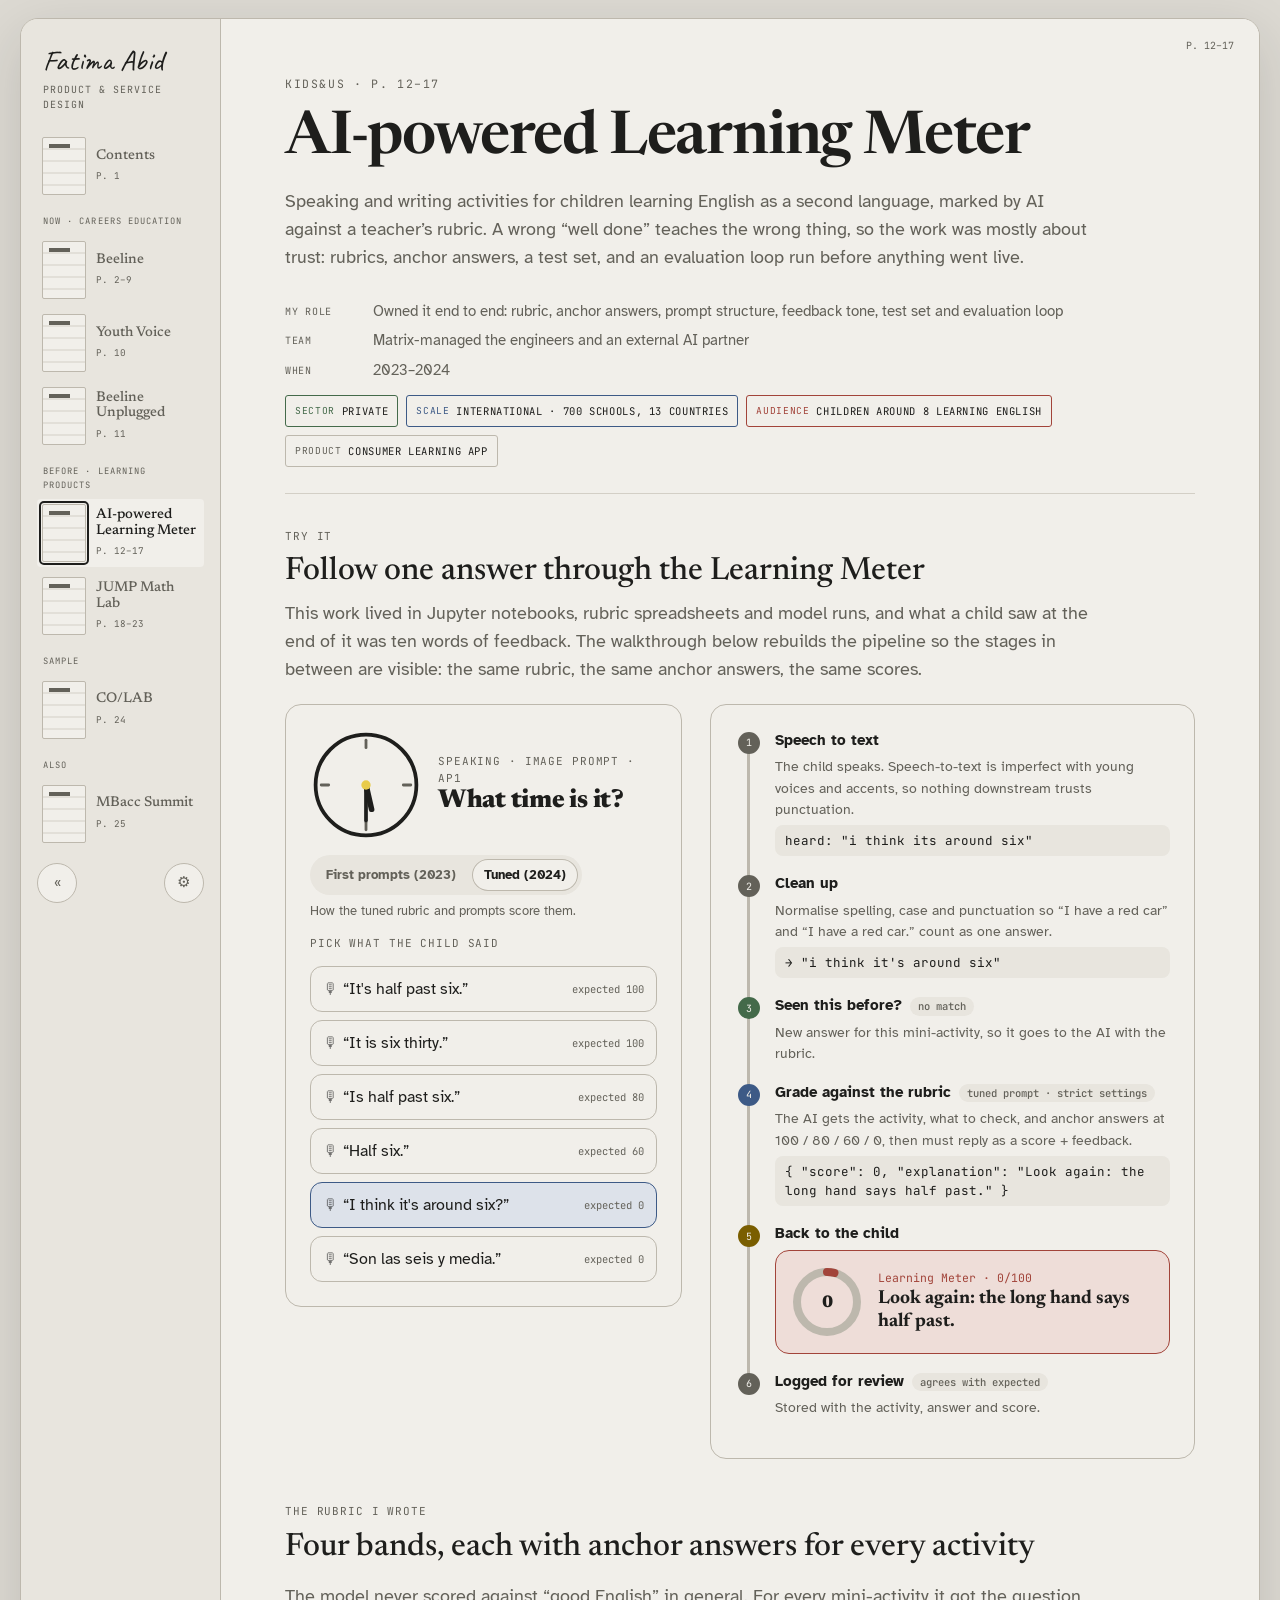
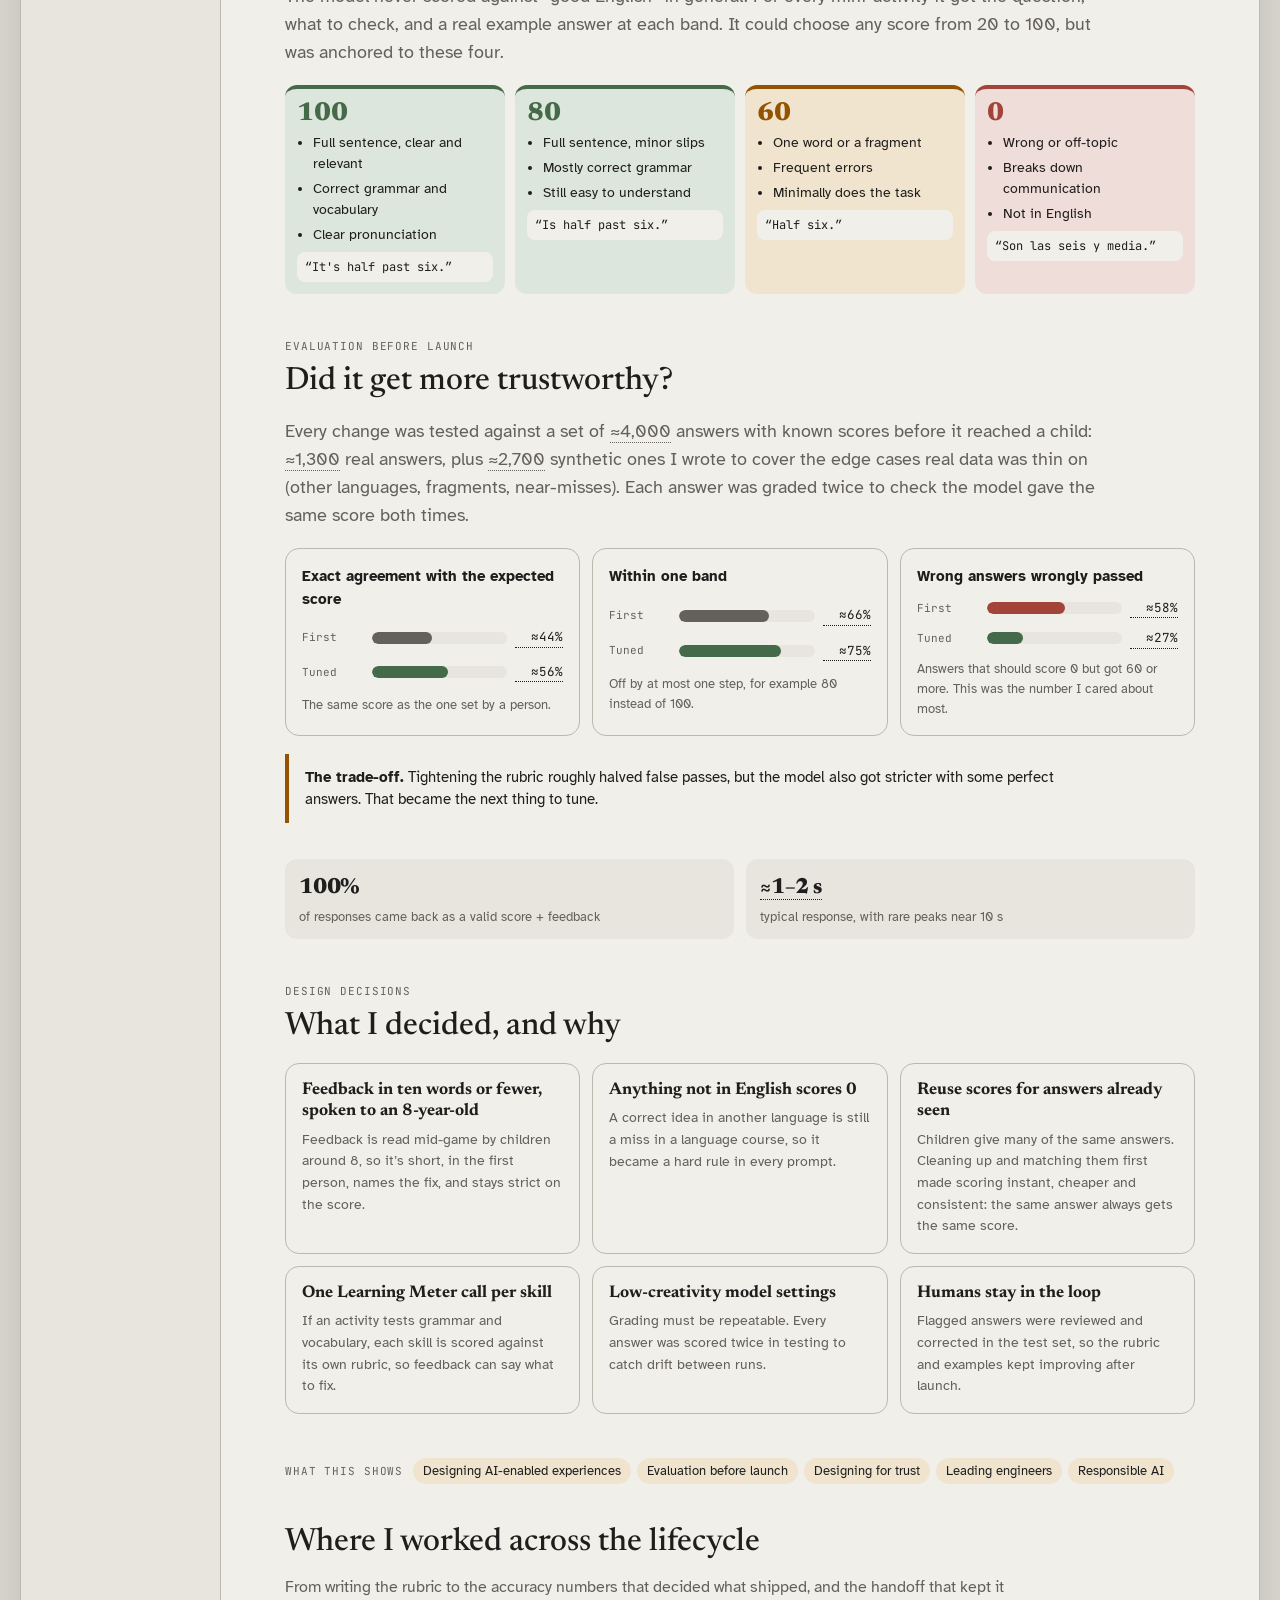
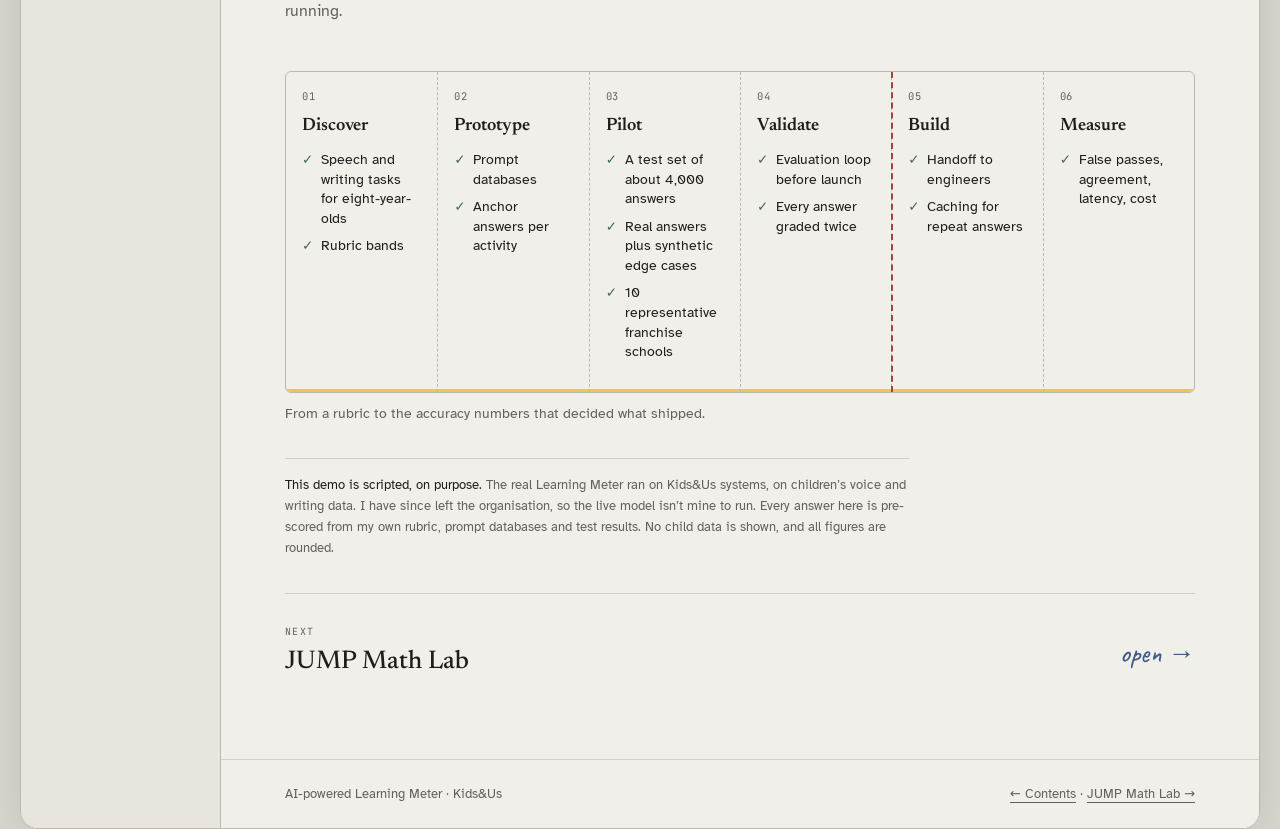
<file: learning-meter.html>
<!doctype html>
<html lang="en">
<meta charset="utf-8">
<meta name="viewport" content="width=device-width,initial-scale=1">
<title>AI-powered Learning Meter · Fatima Abid</title>
<link rel="icon" href="assets/img/favicon.svg" type="image/svg+xml">
<link rel="alternate icon" href="assets/img/favicon-32.png" sizes="32x32">
<link rel="apple-touch-icon" href="assets/img/favicon-180.png">
<link rel="preconnect" href="https://fonts.googleapis.com">
<link rel="preconnect" href="https://fonts.gstatic.com" crossorigin>
<link rel="stylesheet" href="https://fonts.googleapis.com/css2?family=Newsreader:ital,opsz,wght@0,6..72,400;0,6..72,500;0,6..72,600&family=Atkinson+Hyperlegible:ital,wght@0,400;0,700;1,400&family=Caveat:wght@500;700&family=JetBrains+Mono:wght@400;500&display=swap">
<link rel="stylesheet" href="assets/journal.css">
<style>

:root{
  --bg:var(--paper); --surface:var(--paper); --sunk:var(--paper-2); --line:var(--rule-strong); --muted:var(--pencil);
  --honey:var(--hi-solid); --honey-soft:var(--amber-w); --honey-ink:var(--hi-ink);
  --display:var(--serif);
  --ok:var(--green); --ok-soft:var(--green-w); --bad:var(--red); --bad-soft:var(--red-w);
  --warn:var(--amber); --warn-soft:var(--amber-w); --part:var(--amber); --part-soft:var(--amber-w);
  --no:var(--pencil); --no-soft:var(--paper-2);
}
h1,h2,h3,h4{font-family:var(--serif)!important;font-weight:600}
.wrap{max-width:none!important}
.wrap>header{display:none}

:root{ --ai:var(--blue); --ai-soft:var(--blue-w); --cache:var(--green); --cache-soft:var(--green-w);
  --b100:var(--green); --b80:var(--green); --b60:var(--amber); --b0:var(--red);
  --b100-soft:var(--green-w); --b80-soft:var(--green-w); --b60-soft:var(--amber-w); --b0-soft:var(--red-w); }
.subnav{display:flex;flex-wrap:wrap;gap:6px;margin:0 0 26px}
.subnav a{text-decoration:none;font-size:14px;color:var(--pencil);border:1px solid var(--rule-strong);
  border-radius:999px;padding:6px 13px;background:var(--paper)}
.subnav a:hover{border-color:var(--ink);color:var(--ink)}
.subnav a[aria-current="page"]{background:var(--ink);color:var(--paper);border-color:var(--ink)}
.pagehead h1{margin:2px 0 4px}
.where{display:none}

:root{
  --bg:var(--paper-2); --surface:var(--paper); --sunk:var(--paper-2); --muted:var(--pencil); --line:var(--rule-strong);
  --honey:var(--hi-solid); --honey-soft:var(--amber-w); --honey-ink:var(--hi-ink);
  --ai:var(--blue); --ai-soft:var(--blue-w);
  --cache:var(--green); --cache-soft:var(--green-w);
  --b100:var(--green); --b80:var(--green); --b60:var(--amber); --b0:var(--red);
  --b100-soft:var(--green-w); --b80-soft:var(--green-w); --b60-soft:var(--amber-w); --b0-soft:var(--red-w);
  --display:var(--serif);
  --body:"Atkinson Hyperlegible","Segoe UI",system-ui,sans-serif;
  --mono:"JetBrains Mono",ui-monospace,"SF Mono",Menlo,monospace;
}
.wrap{max-width:1200px;margin-inline:auto;display:grid;gap:28px}
.eyebrow{font-family:var(--mono);font-size:12px;letter-spacing:.08em;text-transform:uppercase;color:var(--muted);display:flex;gap:10px;align-items:center}
h1{font-family:var(--serif);font-weight:600;font-size:clamp(34px,5vw,60px);line-height:1.02;letter-spacing:-.02em;margin:8px 0 10px;text-wrap:balance}
h2{font-family:var(--serif);font-weight:500;font-size:clamp(24px,2.8vw,32px);line-height:1.15;margin:0;text-wrap:balance}
.lede{max-width:68ch;color:var(--muted);margin:0;font-size:18px}
.label{font-family:var(--mono);font-size:11px;letter-spacing:.08em;text-transform:uppercase;color:var(--muted)}
.approx{border-bottom:1.5px dotted currentColor;cursor:help;white-space:nowrap}
.role{display:flex;flex-wrap:wrap;gap:6px 18px;font-size:14px;color:var(--muted)}
.role b{color:var(--ink)}

/* demo */
.demo{display:grid;grid-template-columns:minmax(0,.9fr) minmax(0,1.1fr);gap:clamp(16px,2.4vw,28px);align-items:start}
.card{background:var(--surface);border:1.5px solid var(--line);border-radius:16px;padding:clamp(16px,2.2vw,24px)}
.act{display:grid;gap:14px}
.act-top{display:grid;grid-template-columns:auto 1fr;gap:16px;align-items:center}
.clock{width:112px;height:112px;max-width:100%}
.q{font-family:var(--display);font-weight:800;font-size:26px;letter-spacing:-.01em;line-height:1.1}
.answers{display:grid;gap:8px}
.ans{text-align:left;background:var(--surface);border:1.5px solid var(--line);border-radius:12px;padding:10px 12px;cursor:pointer;display:grid;grid-template-columns:1fr auto;gap:8px;align-items:center}
.ans:hover{border-color:var(--ai)}
.ans[aria-pressed="true"]{border-color:var(--ai);background:var(--ai-soft)}
.ans .said{font-size:15.5px}
.ans .said::before{content:"🎙 ";filter:grayscale(1);opacity:.6}
.ans small{font-family:var(--mono);font-size:10.5px;color:var(--muted)}
.mode{display:flex;gap:4px;background:var(--sunk);border-radius:999px;padding:4px;width:max-content;max-width:100%}
.mode button{border:0;background:none;border-radius:999px;padding:6px 12px;font-size:13px;font-weight:700;cursor:pointer;color:var(--muted)}
.mode button[aria-pressed="true"]{background:var(--surface);color:var(--ink);box-shadow:inset 0 0 0 1px var(--rule-strong)}
.mode-wrap{display:grid;gap:6px}
.mode-wrap p{margin:0;font-size:13px;color:var(--muted)}

.pipe{display:grid;gap:0}
.step{display:grid;grid-template-columns:28px minmax(0,1fr);gap:12px;position:relative;transition:opacity .25s}
.step .rail{position:relative;display:flex;justify-content:center}
.step .rail::before{content:"";position:absolute;top:0;bottom:0;width:3px;background:var(--line)}
.step:first-child .rail::before{top:14px}
.step:last-child .rail::before{height:14px;bottom:auto}
.step .dot{position:relative;z-index:1;margin-top:3px;width:22px;height:22px;border-radius:50%;background:var(--surface);border:2.5px solid var(--line);display:grid;place-items:center;font-family:var(--mono);font-size:10px;color:var(--muted)}
.step.on .dot{border-color:var(--k);background:var(--k);color:var(--surface)}
.step.st-off{opacity:.38}
.step .b{padding-bottom:16px;display:grid;gap:4px}
.step .t{font-weight:700;font-size:15px;display:flex;gap:8px;flex-wrap:wrap;align-items:baseline}
.step .t .tag{font-family:var(--mono);font-size:10.5px;font-weight:500;border-radius:999px;padding:1px 8px;background:var(--sunk);color:var(--muted)}
.step .d{font-size:14px;color:var(--muted);margin:0}
.step .io{font-family:var(--mono);font-size:12.5px;background:var(--sunk);border-radius:8px;padding:6px 10px;overflow-x:auto;white-space:pre-wrap;word-break:break-word;color:var(--ink)}
.s-stt{--k:var(--muted)} .s-clean{--k:var(--muted)} .s-cache{--k:var(--cache)} .s-ai{--k:var(--ai)} .s-out{--k:var(--honey-ink)} .s-log{--k:var(--muted)}

.child{border-radius:14px;padding:14px;display:grid;grid-template-columns:auto 1fr;gap:14px;align-items:center;background:var(--band-soft);border:1.5px solid var(--band)}
.meter{width:74px;height:74px;max-width:100%}
.child .fb{font-family:var(--display);font-weight:700;font-size:19px;line-height:1.25}
.child .sc{font-family:var(--mono);font-size:11.5px;color:var(--band)}

/* rubric */
.bands{display:grid;grid-template-columns:repeat(4,minmax(0,1fr));gap:10px}
.band{border-radius:12px;padding:12px;background:var(--bs);display:grid;gap:6px;align-content:start;border-top:4px solid var(--bc)}
.band .n{font-family:var(--display);font-weight:800;font-size:26px;line-height:1;color:var(--bc)}
.band ul{margin:0;padding-left:16px;font-size:13.5px;display:grid;gap:4px}
.band .ex{font-family:var(--mono);font-size:12px;background:var(--surface);border-radius:8px;padding:6px 8px}
.b100{--bc:var(--b100);--bs:var(--b100-soft)} .b80{--bc:var(--b80);--bs:var(--b80-soft)} .b60{--bc:var(--b60);--bs:var(--b60-soft)} .b0{--bc:var(--b0);--bs:var(--b0-soft)}

/* results */
.stats{display:grid;grid-template-columns:repeat(3,minmax(0,1fr));gap:12px}
.stat{background:var(--surface);border:1.5px solid var(--line);border-radius:14px;padding:16px;display:grid;gap:10px}
.stat .t{font-weight:700;font-size:15px}
.stat .row{display:grid;grid-template-columns:62px 1fr 48px;gap:8px;align-items:center;font-size:12.5px}
.stat .row span:first-child{font-family:var(--mono);font-size:11px;color:var(--muted)}
.bar{height:12px;background:var(--sunk);border-radius:6px;overflow:hidden}
.bar i{display:block;height:100%;border-radius:6px}
.stat .v{font-family:var(--mono);font-size:12.5px;text-align:right}
.stat p{margin:0;font-size:13px;color:var(--muted)}
.good i{background:var(--b100)} .bad i{background:var(--b0)} .old i{background:var(--muted)}
.ops{display:grid;grid-template-columns:repeat(auto-fit,minmax(240px,1fr));gap:12px}
.op{border-radius:12px;background:var(--sunk);padding:12px 14px;display:grid;gap:2px}
.op b{font-family:var(--display);font-size:22px;font-weight:800;letter-spacing:-.01em}
.op>span{font-size:13px;color:var(--muted)}
.trade{border-left:4px solid var(--b60);background:var(--surface);border-radius:0 12px 12px 0;padding:12px 16px;font-size:14.5px;max-width:84ch}

.decisions{display:grid;grid-template-columns:repeat(3,minmax(0,1fr));gap:12px}
.dec{background:var(--surface);border:1.5px solid var(--line);border-radius:14px;padding:16px;display:grid;gap:6px;align-content:start}
.dec b{font-family:var(--display);font-size:17px;line-height:1.25}
.dec p{margin:0;font-size:14px;color:var(--muted)}
.shows{display:flex;flex-wrap:wrap;gap:6px;align-items:center}
.chip{display:inline-flex;border-radius:999px;padding:3px 10px;font-size:13px;background:var(--honey-soft)}
footer{font-size:13px;color:var(--muted);display:flex;flex-wrap:wrap;gap:6px 18px;justify-content:space-between;border-top:1.5px solid var(--line);padding-top:16px}
section{display:grid;gap:14px}

@media (max-width:980px){
  .demo{grid-template-columns:1fr}
  .bands,.ops{grid-template-columns:repeat(2,minmax(0,1fr))}
  .stats,.decisions{grid-template-columns:1fr}
}
@media (max-width:520px){ .bands,.ops{grid-template-columns:1fr} .act-top{grid-template-columns:1fr} }
@media (prefers-reduced-motion:reduce){*{transition:none!important}}
.sec-lede{margin:0;max-width:74ch;color:var(--pencil);font-size:15.5px}
.wrap{gap:44px}
.wrap>section{display:grid;gap:18px}
.wrap>section>div:first-child{display:grid;gap:8px}
.wrap>section>div:first-child .lede{margin-top:2px}
.ops{margin-top:4px}
.demo{margin-top:2px}
</style>

<a class="skip" href="#main">Skip to the page</a>
<div class="layout">
<main id="main" tabindex="-1">
<div class="pagehead">
  <div class="mono">Kids&amp;Us · p. 12–17</div>
  <h1>AI-powered Learning Meter</h1>
  <p class="lede">Speaking and writing activities for children learning English as a second language, marked by AI against a teacher’s rubric. A wrong “well done” teaches the wrong thing, so the work was mostly about trust: rubrics, anchor answers, a test set, and an evaluation loop run before anything went live.</p>
  <div class="rolestrip">
    <span><b>My role</b>Owned it end to end: rubric, anchor answers, prompt structure, feedback tone, test set and evaluation loop</span>
    <span><b>Team</b>Matrix-managed the engineers and an external AI partner</span>
    <span><b>When</b>2023–2024</span>
  </div>
  <div class="kicker"><span class="stamp-ctx stamp-sector"><i>Sector</i>Private</span><span class="stamp-ctx stamp-scale"><i>Scale</i>International · 700 schools, 13 countries</span><span class="stamp-ctx stamp-audience"><i>Audience</i>Children around 8 learning English</span><span class="stamp-ctx stamp-product"><i>Product</i>Consumer learning app</span></div>
</div>

<div class="wrap">

  <section aria-labelledby="demo-h">
    <div><div class="label">Try it</div><h2 id="demo-h">Follow one answer through the Learning Meter</h2>
      <p class="lede">This work lived in Jupyter notebooks, rubric spreadsheets and model runs, and what a child saw at
        the end of it was ten words of feedback. The walkthrough below rebuilds the pipeline so the stages in between
        are visible: the same rubric, the same anchor answers, the same scores.</p></div>
    <div class="demo">
      <div class="card act">
        <div class="act-top">
          <svg class="clock" viewBox="0 0 120 120" role="img" aria-label="An analogue clock showing half past six">
            <circle cx="60" cy="60" r="54" fill="var(--surface)" stroke="var(--ink)" stroke-width="4"/>
            <g stroke="var(--muted)" stroke-width="3" stroke-linecap="round">
              <line x1="60" y1="12" x2="60" y2="20"/><line x1="108" y1="60" x2="100" y2="60"/><line x1="60" y1="108" x2="60" y2="100"/><line x1="12" y1="60" x2="20" y2="60"/>
            </g>
            <line x1="60" y1="60" x2="60" y2="98" stroke="var(--ink)" stroke-width="4" stroke-linecap="round"/>
            <line x1="60" y1="60" x2="66" y2="86" stroke="var(--ink)" stroke-width="6" stroke-linecap="round"/>
            <circle cx="60" cy="60" r="5" fill="var(--honey)"/>
          </svg>
          <div><div class="label">Speaking · image prompt · AP1</div><div class="q">What time is it?</div></div>
        </div>
        <div class="mode-wrap">
          <div class="mode" role="group" aria-label="Which version of the prompt">
            <button type="button" id="m-early" aria-pressed="false">First prompts (2023)</button>
            <button type="button" id="m-tuned" aria-pressed="true">Tuned (2024)</button>
          </div>
          <p id="mode-note"></p>
        </div>
        <div class="label">Pick what the child said</div>
        <div class="answers" id="answers"></div>
      </div>
      <div class="card" aria-live="polite">
        <div class="pipe" id="pipe"></div>
      </div>
    </div>
  </section>

  <section aria-labelledby="rub-h">
    <div><div class="label">The rubric I wrote</div><h2 id="rub-h">Four bands, each with anchor answers for every activity</h2></div>
    <p class="lede">The model never scored against “good English” in general. For every mini-activity it got the question, what to check, and a real example answer at each band. It could choose any score from 20 to 100, but was anchored to these four.</p>
    <div class="bands" id="bands"></div>
  </section>

  <section aria-labelledby="res-h">
    <div><div class="label">Evaluation before launch</div><h2 id="res-h">Did it get more trustworthy?</h2></div>
    <p class="lede">Every change was tested against a set of <span class="approx" title="Rounded">≈4,000</span> answers with known scores before it reached a child: <span class="approx" title="Rounded">≈1,300</span> real answers, plus <span class="approx" title="Rounded">≈2,700</span> synthetic ones I wrote to cover the edge cases real data was thin on (other languages, fragments, near-misses). Each answer was graded twice to check the model gave the same score both times.</p>
    <div class="stats" id="stats"></div>
    <p class="trade" id="trade"></p>
    <div class="ops">
      <div class="op"><b>100%</b><span>of responses came back as a valid score + feedback</span></div>
      <div class="op"><b><span class="approx" title="Typical range">≈1–2 s</span></b><span>typical response, with rare peaks near 10 s</span></div>
    </div>
  </section>

  <section aria-labelledby="dec-h">
    <div><div class="label">Design decisions</div><h2 id="dec-h">What I decided, and why</h2></div>
    <div class="decisions">
      <div class="dec"><b>Feedback in ten words or fewer, spoken to an 8-year-old</b><p>Feedback is read mid-game by children around 8, so it’s short, in the first person, names the fix, and stays strict on the score.</p></div>
      <div class="dec"><b>Anything not in English scores 0</b><p>A correct idea in another language is still a miss in a language course, so it became a hard rule in every prompt.</p></div>
      <div class="dec"><b>Reuse scores for answers already seen</b><p>Children give many of the same answers. Cleaning up and matching them first made scoring instant, cheaper and consistent: the same answer always gets the same score.</p></div>
      <div class="dec"><b>One Learning Meter call per skill</b><p>If an activity tests grammar and vocabulary, each skill is scored against its own rubric, so feedback can say what to fix.</p></div>
      <div class="dec"><b>Low-creativity model settings</b><p>Grading must be repeatable. Every answer was scored twice in testing to catch drift between runs.</p></div>
      <div class="dec"><b>Humans stay in the loop</b><p>Flagged answers were reviewed and corrected in the test set, so the rubric and examples kept improving after launch.</p></div>
    </div>
  </section>

  <div class="shows"><span class="label" style="margin-right:4px">What this shows</span><span class="chip">Designing AI-enabled experiences</span><span class="chip">Evaluation before launch</span><span class="chip">Designing for trust</span><span class="chip">Leading engineers</span><span class="chip">Responsible AI</span></div>

</div>
<section style="margin-top:40px;display:grid;gap:14px">
  <h2>Where I worked across the lifecycle</h2>
  <p class="sec-lede">From writing the rubric to the accuracy numbers that decided what shipped, and the handoff that kept it running.</p>
  <div data-life="lm" class="life-wrap"></div>
</section>
<p class="disclaimer"><b>This demo is scripted, on purpose.</b> The real Learning Meter ran on Kids&amp;Us systems, on
    children’s voice and writing data. I have since left the organisation, so the live model isn’t mine to run. Every
    answer here is pre-scored from my own rubric, prompt databases and test results. No child data is shown, and all
    figures are rounded.</p>
<div class="nextcase"><a href="jump-math.html"><span><small>Next</small>JUMP Math Lab</span><span class="open" aria-hidden="true">open →</span></a></div>
<footer class="pagefoot">
  <span>AI-powered Learning Meter · Kids&amp;Us</span>
  <span><a href="index.html">← Contents</a> · <a href="jump-math.html">JUMP Math Lab →</a></span>
</footer>
</main>
</div>
<script src="assets/site.js"></script>
<script>
const $=id=>document.getElementById(id);
const BAND={100:["b100","var(--b100)","var(--b100-soft)"],80:["b80","var(--b80)","var(--b80-soft)"],60:["b60","var(--b60)","var(--b60-soft)"],0:["b0","var(--b0)","var(--b0-soft)"]};
const band=s=>s>=90?100:s>=70?80:s>=40?60:0;

/* scripted answers. STT = what speech-to-text heard; clean = after clean-up */
const ANSWERS=[
 {id:"a1",said:"It's half past six.",stt:"its half past six",clean:"it's half past six",seen:true,expected:100,
  tuned:{score:100,fb:"Great job! That's exactly right."},early:{score:100,fb:"Great job! Your answer is perfect!"}},
 {id:"a2",said:"It is six thirty.",stt:"it is six thirty",clean:"it is six thirty",seen:false,expected:100,
  tuned:{score:100,fb:"Perfect! Six thirty is right too."},early:{score:80,fb:"Mostly correct. The answer is \"It is six thirty.\""},why:"Early prompts marked a correct alternative down because it didn’t match the first example."},
 {id:"a3",said:"Is half past six.",stt:"is half past six",clean:"is half past six",seen:false,expected:80,
  tuned:{score:80,fb:"Nearly! Say: It is half past six."},early:{score:100,fb:"Your answer is correct."},why:"The missing “It” went unnoticed. Anchor answers at 80 fixed this."},
 {id:"a4",said:"Half six.",stt:"half six",clean:"half six",seen:true,expected:60,
  tuned:{score:60,fb:"Good try! Use a full sentence: It's half six."},early:{score:60,fb:"Incomplete sentence. Correct answer: It's half six."}},
 {id:"a5",said:"I think it's around six?",stt:"i think its around six",clean:"i think it's around six",seen:false,expected:0,
  tuned:{score:0,fb:"Look again: the long hand says half past."},early:{score:60,fb:"Your answer hints at the correct time but is incomplete."},why:"A classic false pass: vague and wrong, but rewarded for “hinting”. The tuned rubric scores it 0."},
 {id:"a6",said:"Son las seis y media.",stt:"son las seis y media",clean:"son las seis y media",seen:false,expected:0,
  tuned:{score:0,fb:"Try again in English: It's half past six."},early:{score:80,fb:"Correct time! Try saying it in English."},why:"Right idea, wrong language. It became a hard rule: not English scores 0."}
];
let mode="tuned", sel="a5";

function renderAnswers(){
  $("answers").innerHTML=ANSWERS.map(a=>`<button type="button" class="ans" data-id="${a.id}" aria-pressed="${a.id===sel}"><span class="said">“${a.said}”</span><small>expected ${a.expected}</small></button>`).join("");
  $("answers").querySelectorAll(".ans").forEach(b=>b.onclick=()=>{sel=b.dataset.id;renderAnswers();renderPipe()});
}
function meterSVG(score,col){
  const r=30,c=2*Math.PI*r,f=c*(Math.max(score,4)/100);
  return `<svg class="meter" viewBox="0 0 74 74" aria-hidden="true"><circle cx="37" cy="37" r="${r}" fill="none" stroke="var(--line)" stroke-width="8"/><circle cx="37" cy="37" r="${r}" fill="none" stroke="${col}" stroke-width="8" stroke-linecap="round" stroke-dasharray="${f} ${c}" transform="rotate(-90 37 37)"/><text x="37" y="42" text-anchor="middle" font-family="var(--display)" font-weight="800" font-size="17" fill="var(--ink)">${score}</text></svg>`;
}
function renderPipe(){
  const a=ANSWERS.find(x=>x.id===sel), r=a[mode];
  const cached = a.seen && mode==="tuned";
  const b=BAND[band(r.score)], ok=band(r.score)===a.expected;
  const steps=[
    ["s-stt",1,"Speech to text","",`The child speaks. Speech-to-text is imperfect with young voices and accents, so nothing downstream trusts punctuation.`,`heard: "${a.stt}"`,true],
    ["s-clean",2,"Clean up","",`Normalise spelling, case and punctuation so “I have a red car” and “I have a red car.” count as one answer.`,`→ "${a.clean}"`,true],
    ["s-cache",3,"Seen this before?",cached?"match · instant · no AI call":"no match",cached?`This exact answer was already scored for this mini-activity, so the stored score is reused. The same answer always gets the same score.`:`New answer for this mini-activity, so it goes to the AI with the rubric.`,"",true],
    ["s-ai",4,"Grade against the rubric",cached?"skipped":(mode==="tuned"?"tuned prompt · strict settings":"first prompt"),`The AI gets the activity, what to check, and anchor answers at 100 / 80 / 60 / 0, then must reply as a score + feedback.`,cached?"":`{ "score": ${r.score}, "explanation": "${r.fb}" }`,!cached],
    ["s-out",5,"Back to the child","",null,"",true],
    ["s-log",6,"Logged for review",ok?"agrees with expected":"flagged: disagrees with expected",ok?`Stored with the activity, answer and score.`:`Expected ${a.expected}, scored ${r.score}. Flagged answers are reviewed and fed back into the rubric and test set.`,"",true]
  ];
  $("pipe").innerHTML=steps.map(([cls,n,t,tag,d,io,on])=>{
    const body = cls==="s-out"
      ? `<div class="child" style="--band:${b[1]};--band-soft:${b[2]}">${meterSVG(r.score,b[1])}<div><div class="sc">Learning Meter · ${r.score}/100</div><div class="fb">${r.fb}</div></div></div>`
      : `${d?`<p class="d">${d}</p>`:""}${io?`<div class="io">${io}</div>`:""}`;
    return `<div class="step ${cls} ${on?"on":"st-off"}"><div class="rail"><span class="dot">${n}</span></div><div class="b"><div class="t">${t}${tag?`<span class="tag">${tag}</span>`:""}</div>${body}</div></div>`;
  }).join("") + (a.why&&mode==="early"?`<p class="trade" style="margin:4px 0 0">${a.why}</p>`:"");
}
function setMode(m){
  mode=m;$("m-early").setAttribute("aria-pressed",m==="early");$("m-tuned").setAttribute("aria-pressed",m==="tuned");
  $("mode-note").textContent=m==="early"?"How the first prompts scored these answers (illustrative, based on real failure patterns).":"How the tuned rubric and prompts score them.";
  renderPipe();
}
$("m-early").onclick=()=>setMode("early");$("m-tuned").onclick=()=>setMode("tuned");

/* rubric */
const BANDS=[
 [100,"b100",["Full sentence, clear and relevant","Correct grammar and vocabulary","Clear pronunciation"],"It's half past six."],
 [80,"b80",["Full sentence, minor slips","Mostly correct grammar","Still easy to understand"],"Is half past six."],
 [60,"b60",["One word or a fragment","Frequent errors","Minimally does the task"],"Half six."],
 [0,"b0",["Wrong or off-topic","Breaks down communication","Not in English"],"Son las seis y media."]
];
$("bands").innerHTML=BANDS.map(([n,c,pts,ex])=>`<div class="band ${c}"><span class="n">${n}</span><ul>${pts.map(p=>`<li>${p}</li>`).join("")}</ul><div class="ex">“${ex}”</div></div>`).join("");

/* results */
const STATS=[
 ["Exact agreement with the expected score",[["First",44,"old"],["Tuned",56,"good"]],"The same score as the one set by a person."],
 ["Within one band",[["First",66,"old"],["Tuned",75,"good"]],"Off by at most one step, for example 80 instead of 100."],
 ["Wrong answers wrongly passed",[["First",58,"bad"],["Tuned",27,"good"]],"Answers that should score 0 but got 60 or more. This was the number I cared about most."]
];
$("stats").innerHTML=STATS.map(([t,rows,p])=>`<div class="stat"><div class="t">${t}</div>${rows.map(([l,v,c])=>`<div class="row"><span>${l}</span><span class="bar ${c}" role="img" aria-label="${l}: about ${v}%"><i style="width:${v}%"></i></span><span class="v approx" title="Rounded">≈${v}%</span></div>`).join("")}<p>${p}</p></div>`).join("");
$("trade").innerHTML=`<b>The trade-off.</b> Tightening the rubric roughly halved false passes, but the model also got stricter with some perfect answers. That became the next thing to tune.`;

renderAnswers();setMode("tuned");
</script>
</html>
</file>
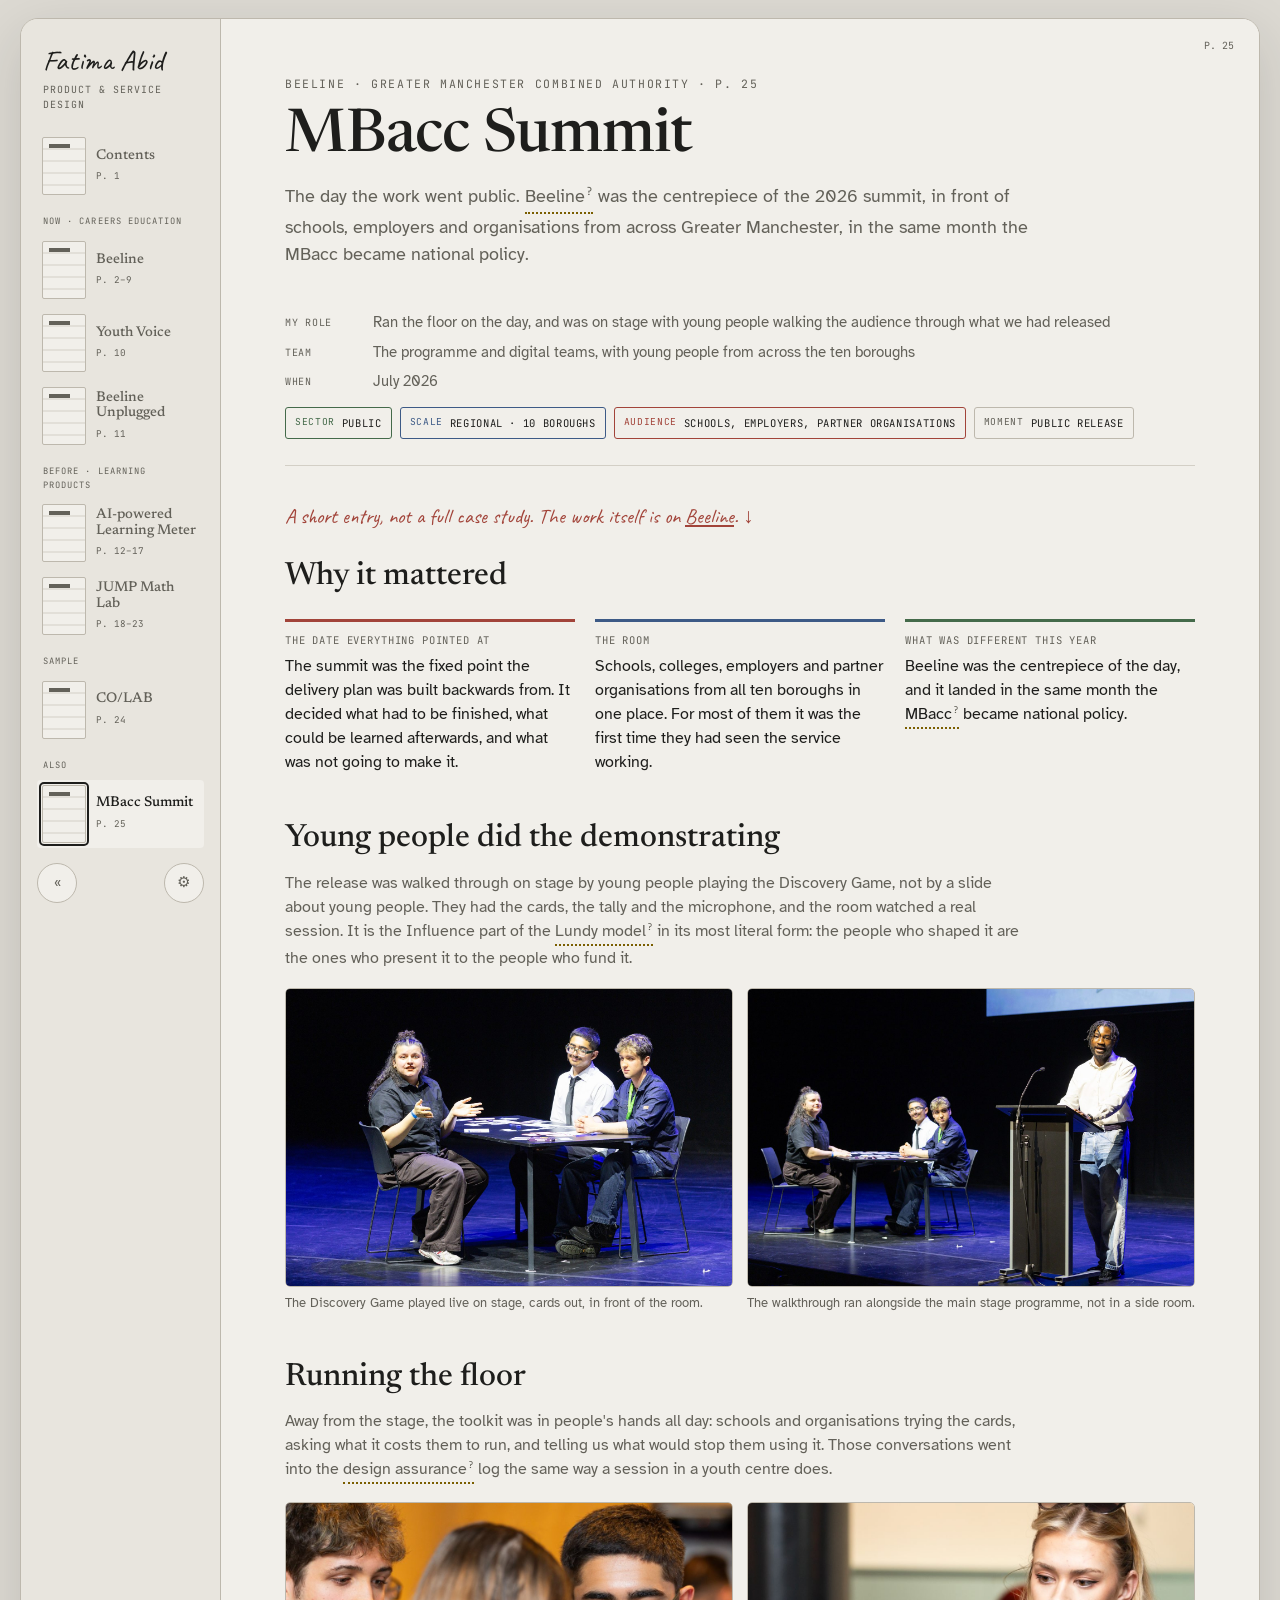
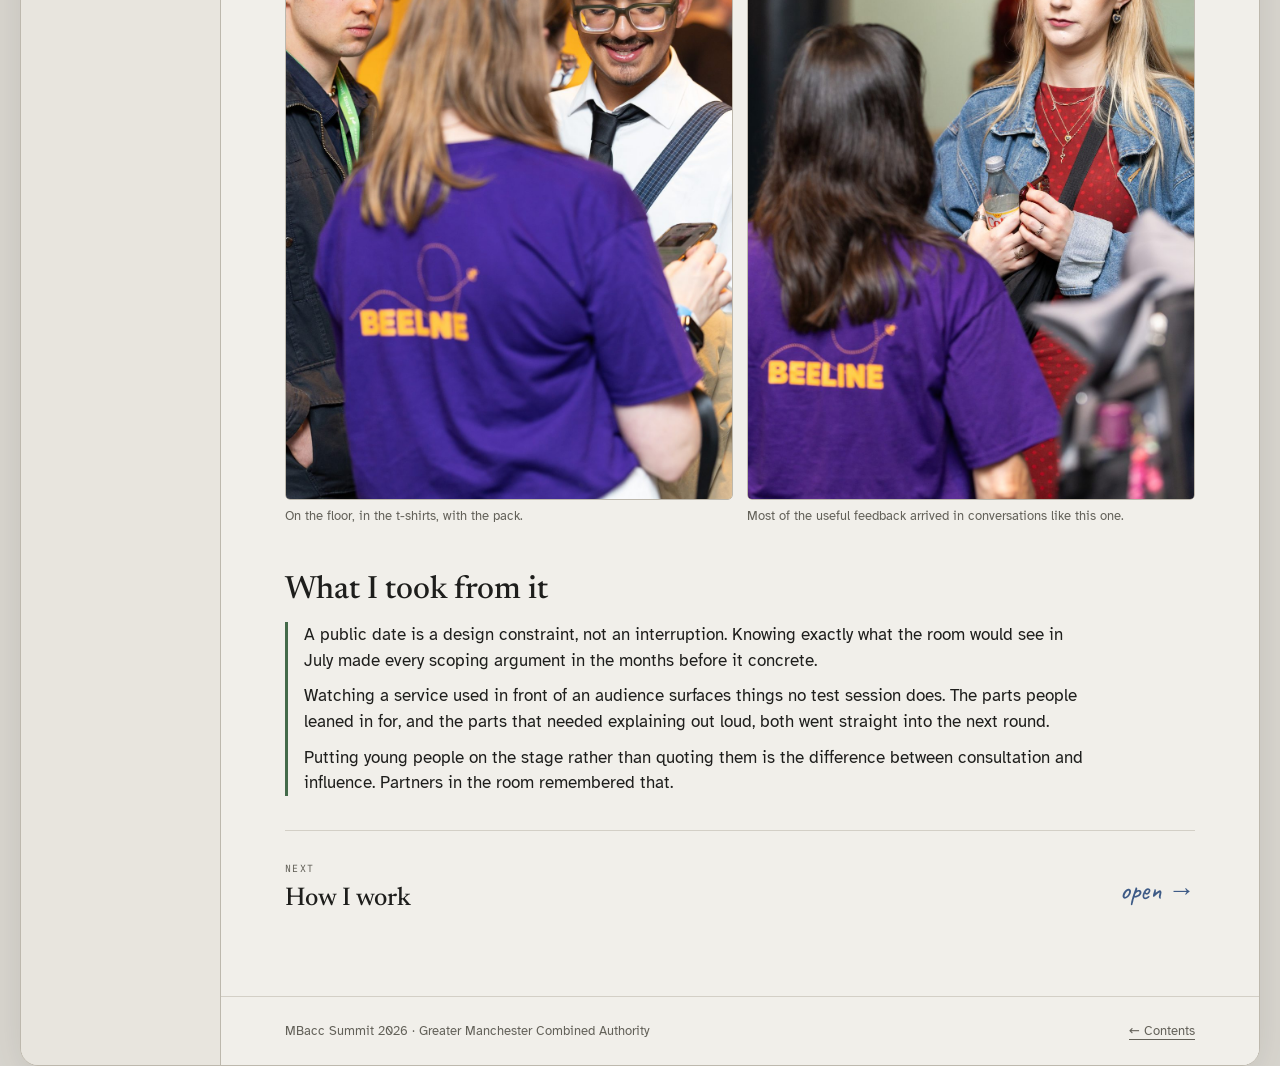
<file: mbacc-summit.html>
<!doctype html>
<html lang="en">
<meta charset="utf-8">
<meta name="viewport" content="width=device-width,initial-scale=1">
<title>MBacc Summit · Fatima Abid</title>
<link rel="icon" href="assets/img/favicon.svg" type="image/svg+xml">
<link rel="alternate icon" href="assets/img/favicon-32.png" sizes="32x32">
<link rel="apple-touch-icon" href="assets/img/favicon-180.png">
<link rel="preconnect" href="https://fonts.googleapis.com">
<link rel="preconnect" href="https://fonts.gstatic.com" crossorigin>
<link rel="stylesheet" href="https://fonts.googleapis.com/css2?family=Newsreader:ital,opsz,wght@0,6..72,400;0,6..72,500;0,6..72,600&family=Atkinson+Hyperlegible:ital,wght@0,400;0,700;1,400&family=Caveat:wght@500;700&family=JetBrains+Mono:wght@400;500&display=swap">
<link rel="stylesheet" href="assets/journal.css">
<style>
.sample-note{font-family:var(--hand);font-size:1.3rem;color:var(--red);margin:0 0 26px}
.stack{gap:46px}
.stack>section{display:grid;gap:14px}
.stack h2{font-size:clamp(24px,2.8vw,32px)}
.sec-lede{margin:0;max-width:74ch;color:var(--pencil);font-size:15.5px}
.cols{display:grid;grid-template-columns:repeat(auto-fit,minmax(260px,1fr));gap:20px}
.cols>div{border-top:3px solid var(--k,var(--rule-strong));padding-top:10px}
.cols .lbl{font-family:var(--mono);font-size:.66rem;letter-spacing:.08em;text-transform:uppercase;color:var(--pencil);display:block;margin-bottom:6px}
.cols p{margin:0;font-size:15.5px}
.shots{display:grid;grid-template-columns:repeat(2,minmax(0,1fr));gap:14px;margin-top:4px}
.shots figure{margin:0;display:grid;gap:7px}
.shots img{width:100%;height:100%;object-fit:cover;display:block;border-radius:5px;border:1px solid var(--rule-strong)}
.shots button{all:unset;cursor:zoom-in;display:block;aspect-ratio:3/2;overflow:hidden;border-radius:5px}
.shots .tall button{aspect-ratio:3/4}
.shots figcaption{font-size:13px;color:var(--pencil);line-height:1.45}
.took{border-left:3px solid var(--green);padding-left:16px;display:grid;gap:10px}
.took p{margin:0;max-width:72ch}
@media (max-width:700px){ .shots{grid-template-columns:1fr} }
.shots button:focus-visible{outline:2.5px solid var(--blue);outline-offset:3px}
</style>

<a class="skip" href="#main">Skip to the page</a>
<div class="layout">
<main id="main" tabindex="-1">
  <div class="pagehead">
    <div class="mono">Beeline · Greater Manchester Combined Authority · p. 25</div>
    <h1>MBacc Summit</h1>
    <p class="lede">The day the work went public. Beeline was the centrepiece of the 2026 summit, in front of schools,
      employers and organisations from across Greater Manchester, in the same month the MBacc became national policy.</p>
    <div class="rolestrip">
      <span><b>My role</b>Ran the floor on the day, and was on stage with young people walking the audience through what
        we had released</span>
      <span><b>Team</b>The programme and digital teams, with young people from across the ten boroughs</span>
      <span><b>When</b>July 2026</span>
    </div>
    <div class="kicker">
      <span class="stamp-ctx stamp-sector"><i>Sector</i>Public</span>
      <span class="stamp-ctx stamp-scale"><i>Scale</i>Regional · 10 boroughs</span>
      <span class="stamp-ctx stamp-audience"><i>Audience</i>Schools, employers, partner organisations</span>
      <span class="stamp-ctx stamp-product"><i>Moment</i>Public release</span>
    </div>
  </div>

  <p class="sample-note">A short entry, not a full case study. The work itself is on <a href="beeline.html">Beeline</a>. ↓</p>

  <div class="stack">
    <section>
      <h2>Why it mattered</h2>
      <div class="cols" style="margin-top:10px">
        <div style="--k:var(--red)"><span class="lbl">The date everything pointed at</span>
          <p>The summit was the fixed point the delivery plan was built backwards from. It decided what had to be
            finished, what could be learned afterwards, and what was not going to make it.</p></div>
        <div style="--k:var(--blue)"><span class="lbl">The room</span>
          <p>Schools, colleges, employers and partner organisations from all ten boroughs in one place. For most of
            them it was the first time they had seen the service working.</p></div>
        <div style="--k:var(--green)"><span class="lbl">What was different this year</span>
          <p>Beeline was the centrepiece of the day, and it landed in the same month the
            <button class="term" data-term="MBacc">MBacc</button> became national policy.</p></div>
      </div>
    </section>

    <section>
      <h2>Young people did the demonstrating</h2>
      <p class="sec-lede">The release was walked through on stage by young people playing the Discovery Game, not by a
        slide about young people. They had the cards, the tally and the microphone, and the room watched a real session. It is the Influence part of the
        <button class="term" data-term="Lundy model">Lundy model</button> in its most literal form: the people who
        shaped it are the ones who present it to the people who fund it.</p>
      <div class="shots">
        <figure><button type="button" aria-label="Enlarge: young people playing the Discovery Game live on stage at the MBacc Summit"><img src="assets/img/summit-stage-game.jpg" alt="Three young people sitting at a table on a stage, with Beeline Discovery cards laid out in front of them, one of them speaking to the audience." loading="lazy"></button>
          <figcaption>The Discovery Game played live on stage, cards out, in front of the room.</figcaption></figure>
        <figure><button type="button" aria-label="Enlarge: wide view of the MBacc Summit stage during the Beeline walkthrough"><img src="assets/img/summit-stage-wide.jpg" alt="A wide view of the summit stage: a host at a lectern and three young people at a table with the Discovery cards." loading="lazy"></button>
          <figcaption>The walkthrough ran alongside the main stage programme, not in a side room.</figcaption></figure>
      </div>
    </section>

    <section>
      <h2>Running the floor</h2>
      <p class="sec-lede">Away from the stage, the toolkit was in people's hands all day: schools and organisations
        trying the cards, asking what it costs them to run, and telling us what would stop them using it. Those
        conversations went into the design assurance log the same way a session in a youth centre does.</p>
      <div class="shots">
        <figure class="tall"><button type="button" aria-label="Enlarge: the Beeline team talking to young people on the summit floor"><img src="assets/img/summit-floor-1.jpg" alt="A member of the Beeline team in a purple Beeline t-shirt talking with two young people at the summit." loading="lazy"></button>
          <figcaption>On the floor, in the t-shirts, with the pack.</figcaption></figure>
        <figure class="tall"><button type="button" aria-label="Enlarge: a Beeline team member in conversation with a young person"><img src="assets/img/summit-floor-2.jpg" alt="A member of the Beeline team in a purple Beeline t-shirt in conversation with a young person holding a drink." loading="lazy"></button>
          <figcaption>Most of the useful feedback arrived in conversations like this one.</figcaption></figure>
      </div>
    </section>

    <section>
      <h2>What I took from it</h2>
      <div class="took">
        <p>A public date is a design constraint, not an interruption. Knowing exactly what the room would see in July
          made every scoping argument in the months before it concrete.</p>
        <p>Watching a service used in front of an audience surfaces things no test session does. The parts people
          leaned in for, and the parts that needed explaining out loud, both went straight into the next round.</p>
        <p>Putting young people on the stage rather than quoting them is the difference between consultation and
          influence. Partners in the room remembered that.</p>
      </div>
    </section>
  </div>

  <div class="nextcase"><a href="how-i-work.html"><span><small>Next</small>How I work</span><span class="open" aria-hidden="true">open →</span></a></div>

  <footer class="pagefoot">
    <span>MBacc Summit 2026 · Greater Manchester Combined Authority</span>
    <span><a href="index.html">← Contents</a></span>
  </footer>
</main>
</div>
<script src="assets/site.js"></script>
</html>
</file>
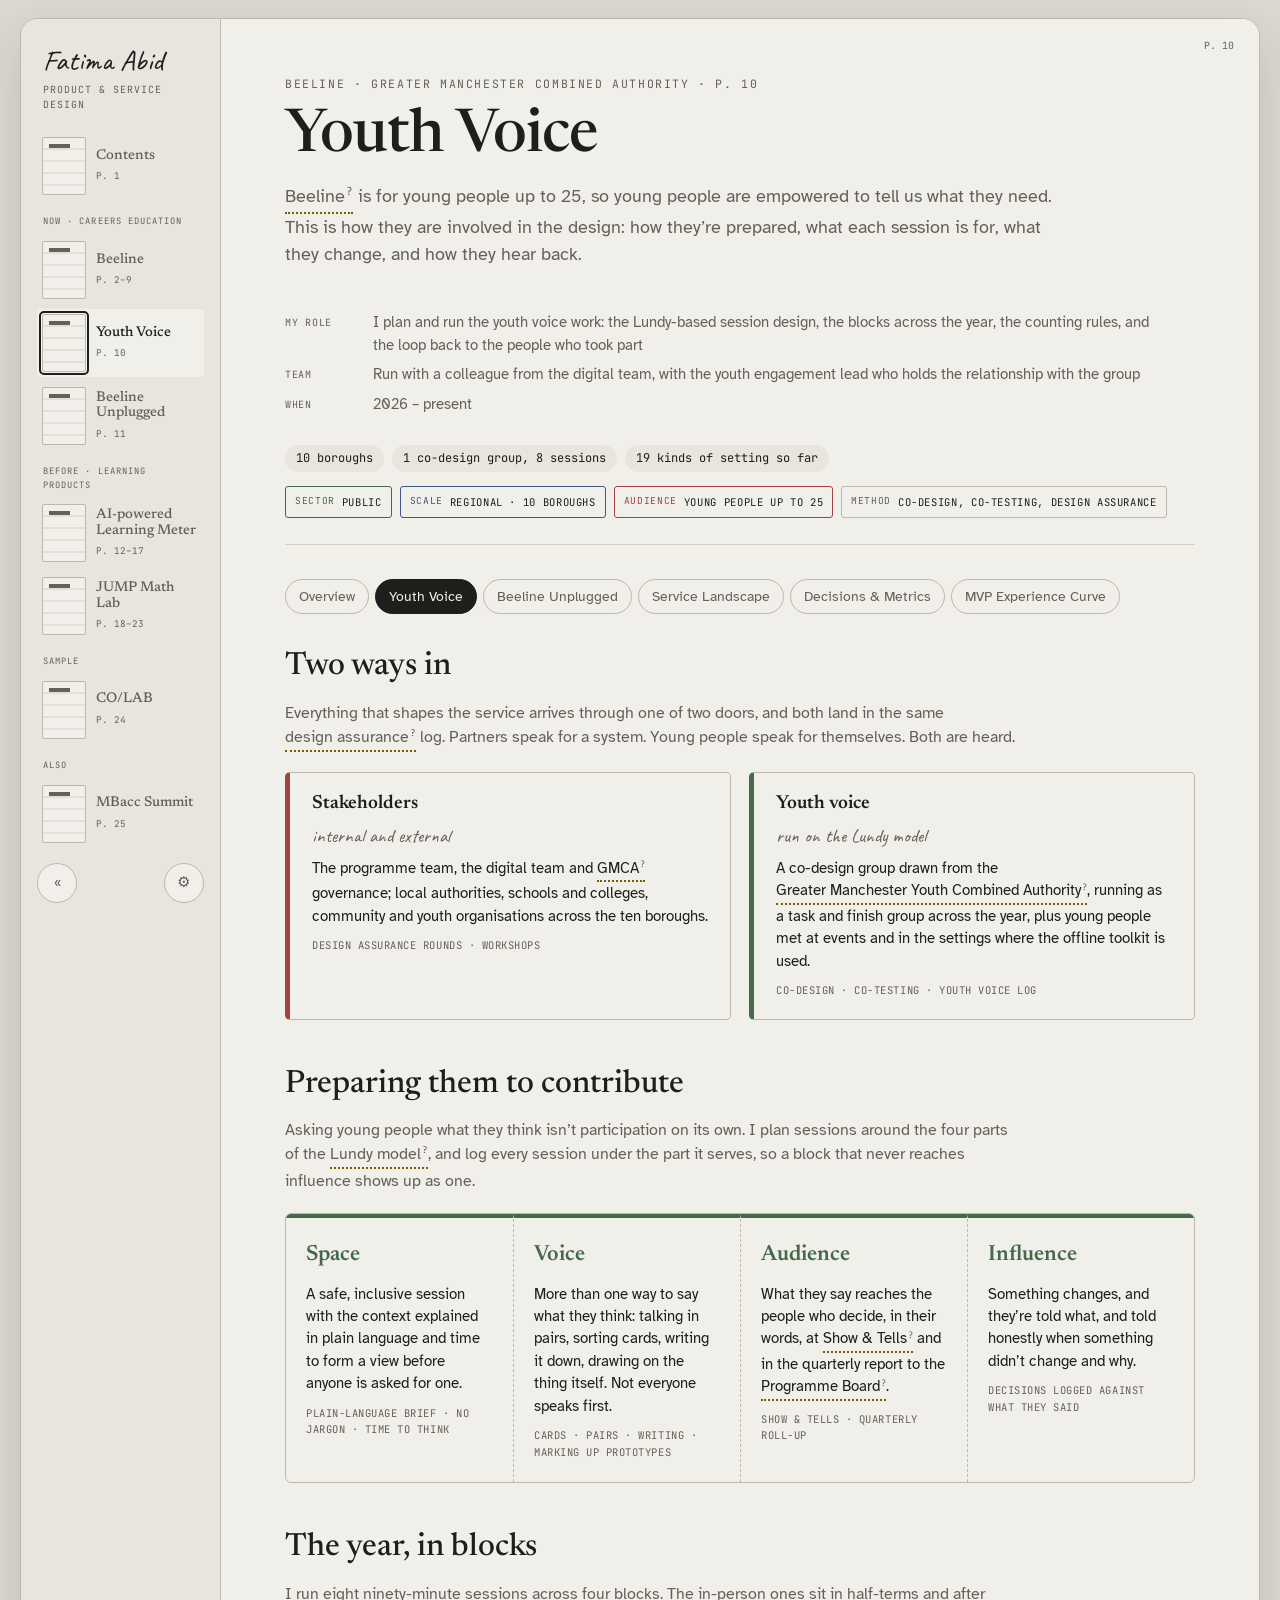
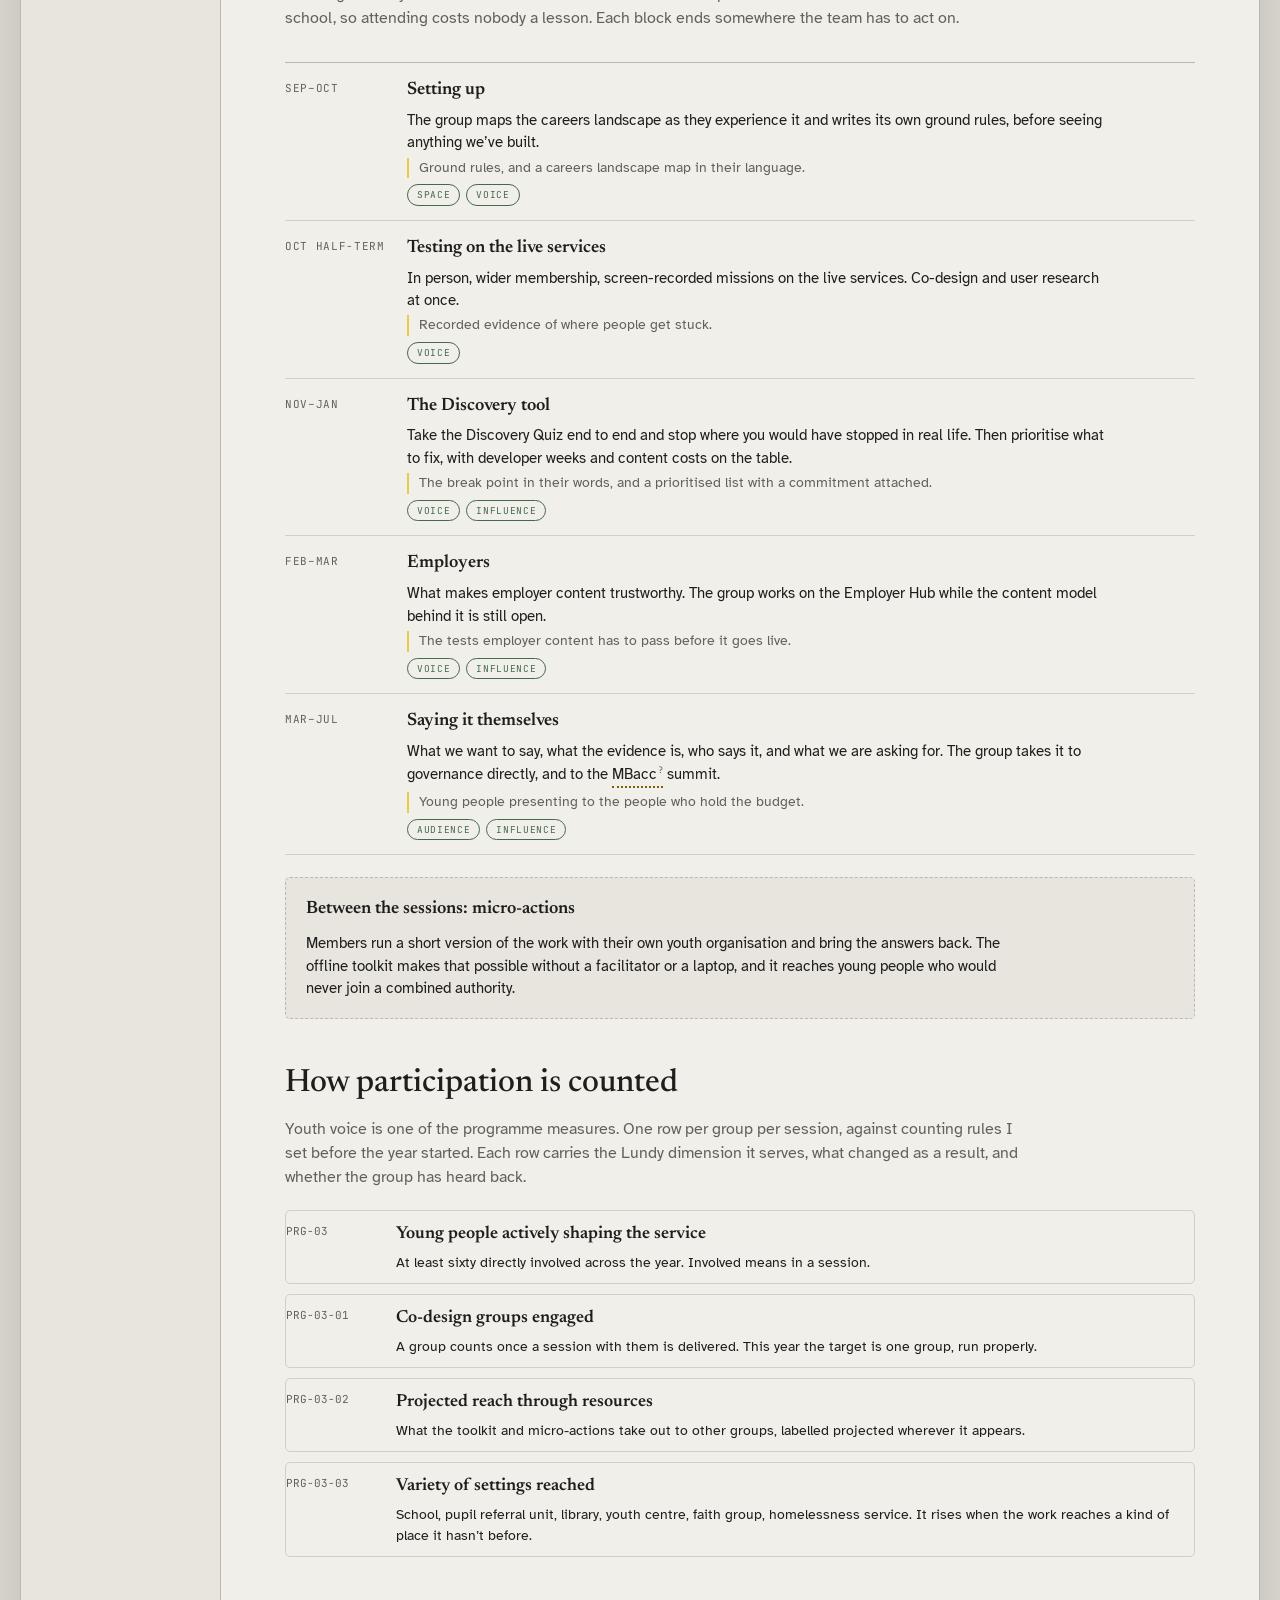
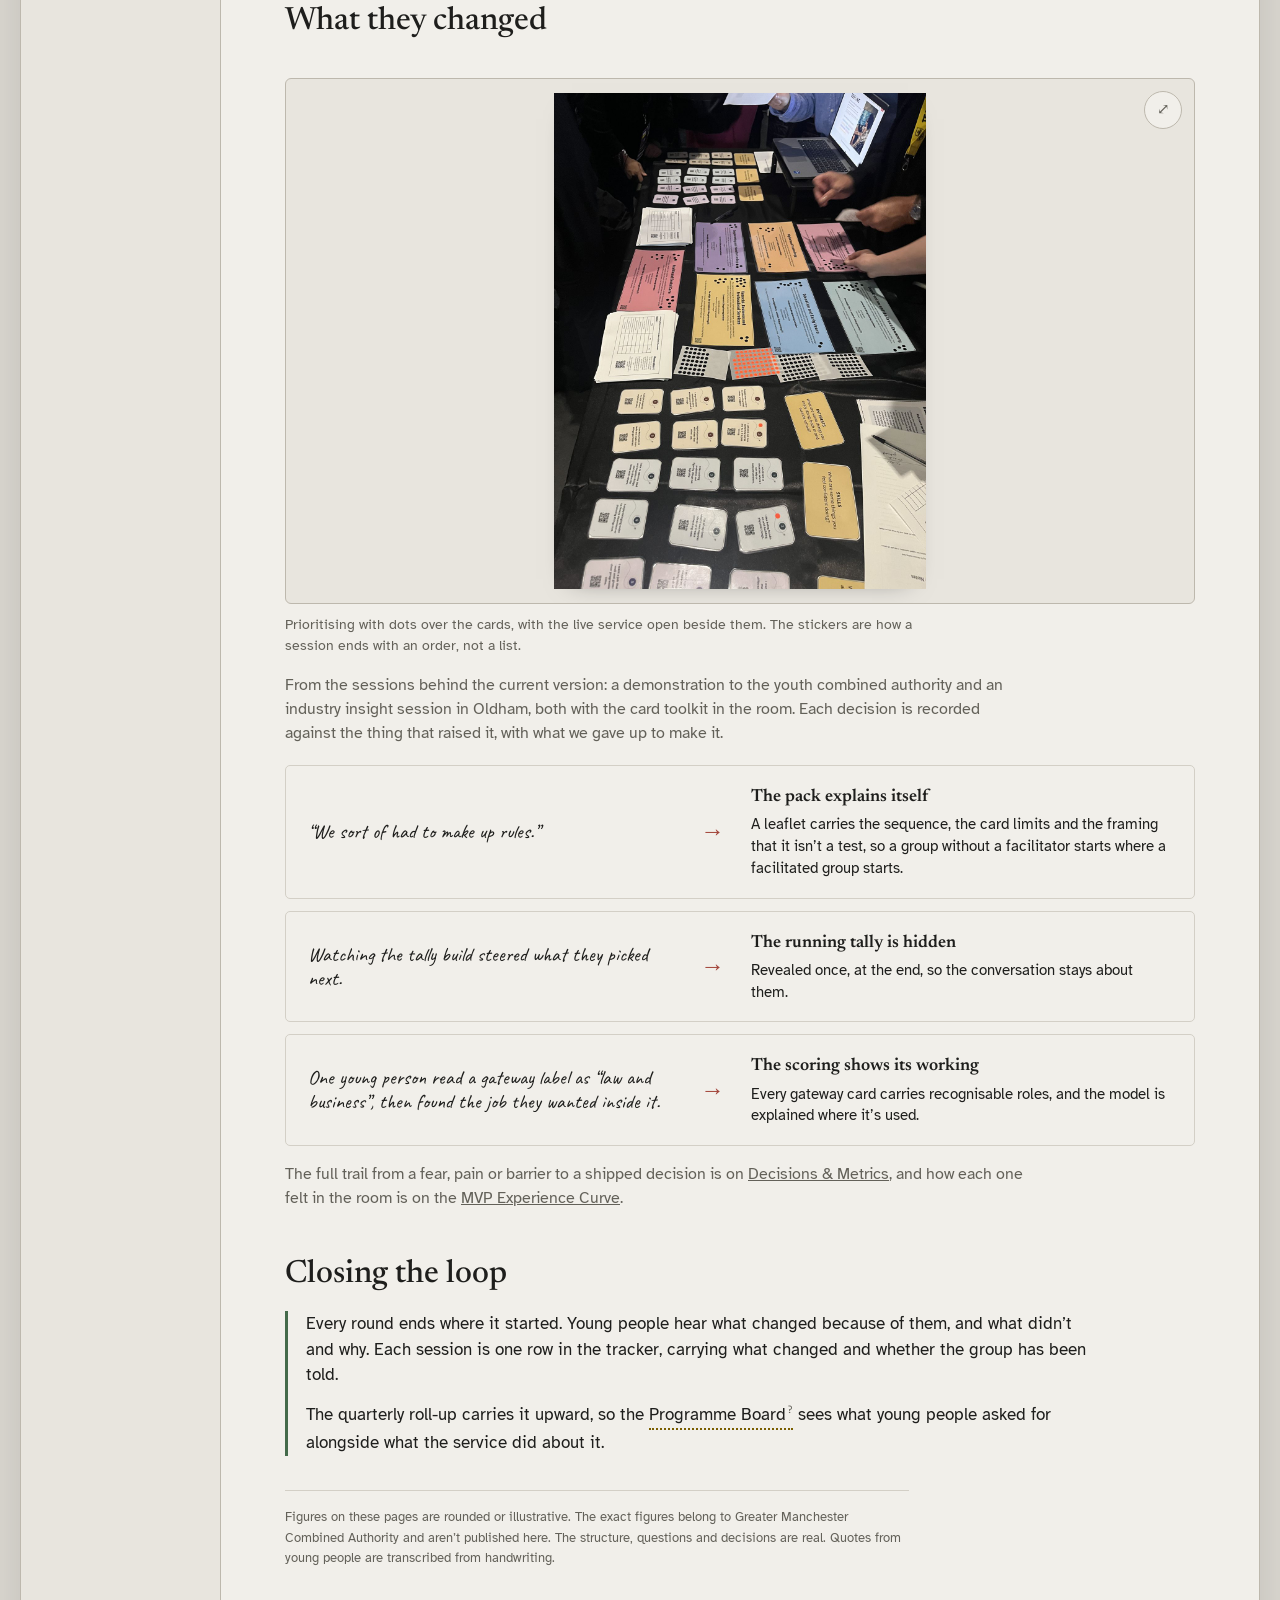
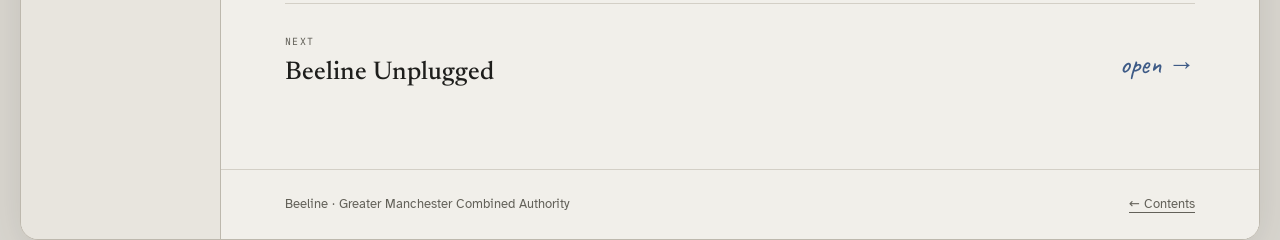
<file: youth-voice.html>
<!doctype html>
<html lang="en">
<meta charset="utf-8">
<meta name="viewport" content="width=device-width,initial-scale=1">
<title>Youth Voice · Fatima Abid</title>
<link rel="icon" href="assets/img/favicon.svg" type="image/svg+xml">
<link rel="alternate icon" href="assets/img/favicon-32.png" sizes="32x32">
<link rel="apple-touch-icon" href="assets/img/favicon-180.png">
<link rel="preconnect" href="https://fonts.googleapis.com">
<link rel="preconnect" href="https://fonts.gstatic.com" crossorigin>
<link rel="stylesheet" href="https://fonts.googleapis.com/css2?family=Newsreader:ital,opsz,wght@0,6..72,400;0,6..72,500;0,6..72,600&family=Atkinson+Hyperlegible:ital,wght@0,400;0,700;1,400&family=Caveat:wght@500;700&family=JetBrains+Mono:wght@400;500&display=swap">
<link rel="stylesheet" href="assets/journal.css">
<style>
.stack{gap:46px}
.stack>section{display:grid;gap:16px}
.stack h2{font-size:clamp(24px,2.8vw,32px)}
.sec-lede{margin:0;max-width:74ch;color:var(--pencil);font-size:15.5px}
.two-ways{display:grid;grid-template-columns:repeat(2,minmax(0,1fr));gap:18px;margin-top:4px}
.box{background:var(--paper);border:1px solid var(--rule-strong);border-left:5px solid var(--k,var(--rule-strong));
  border-radius:5px;padding:20px 22px;display:grid;gap:10px;align-content:start}
.box b{font-family:var(--serif);font-size:19px;font-weight:600;line-height:1.2}
.box .sub{font-family:var(--hand);font-size:19px;color:var(--pencil);line-height:1.1}
.box p{margin:0;font-size:14.5px}
.box .tag{font-family:var(--mono);font-size:10.5px;color:var(--pencil);text-transform:uppercase;letter-spacing:.05em}
.lundy{display:grid;grid-template-columns:repeat(4,minmax(0,1fr));border:1px solid var(--rule-strong);border-radius:6px;
  overflow:hidden;background:var(--paper);margin-top:4px}
.lundy>div{padding:20px 20px 22px;display:grid;gap:10px;align-content:start;border-top:4px solid var(--green)}
.lundy>div+div{border-left:1px dashed var(--rule-strong)}
.lundy .n{font-family:var(--serif);font-size:22px;font-weight:600;color:var(--green)}
.lundy p{margin:0;font-size:14.5px}
.lundy .how{font-family:var(--mono);font-size:10.5px;letter-spacing:.05em;text-transform:uppercase;color:var(--pencil)}
.blocks{list-style:none;margin:6px 0 0 8px;padding:0;border-left:2px solid var(--rule-strong)}
.blocks>li{position:relative;padding:0 0 26px 24px}
.blocks>li:last-child{padding-bottom:4px}
.blocks>li::before{content:"";position:absolute;left:-7px;top:5px;width:12px;height:12px;border-radius:50%;
  background:var(--paper);border:2px solid var(--ink)}
.blocks .bh{display:flex;flex-wrap:wrap;gap:10px;align-items:baseline;margin-bottom:7px}
.blocks .bt{font-family:var(--serif);font-size:19px;font-weight:600;line-height:1.2}
.blocks .bd{font-family:var(--mono);font-size:10.5px;letter-spacing:.05em;text-transform:uppercase;color:var(--pencil)}
.lpill{font-family:var(--mono);font-size:9.5px;letter-spacing:.07em;text-transform:uppercase;border:1px solid var(--green);
  color:var(--green);border-radius:999px;padding:2px 9px;line-height:1.6}
.blocks p{margin:0;font-size:14.5px;max-width:70ch}
.blocks .out{margin-top:7px;font-size:14px;color:var(--pencil);max-width:70ch}
.blocks .out i{font-family:var(--mono);font-size:10.5px;letter-spacing:.05em;text-transform:uppercase;font-style:normal}
.micro{border:1px dashed var(--rule-strong);border-radius:5px;background:var(--paper-2);padding:18px 20px;
  display:grid;gap:8px;margin-top:6px}
.micro b{font-family:var(--serif);font-size:18px;font-weight:600}
.micro p{margin:0;font-size:14.5px;max-width:72ch}
.measures{display:grid;gap:10px;margin:4px 0 0;padding:0;list-style:none}
.measures li{display:grid;grid-template-columns:92px minmax(0,1fr);gap:18px;align-items:start;
  border:1px solid var(--rule);border-radius:5px;padding:16px 20px;background:var(--paper)}
.measures .id{font-family:var(--mono);font-size:11px;color:var(--pencil);padding-top:2px}
.measures b{display:block;font-family:var(--serif);font-size:17.5px;font-weight:600;margin-bottom:4px}
.measures p{margin:0;font-size:14.5px;line-height:1.5}
.changed{display:grid;gap:12px;margin:4px 0 0;padding:0;list-style:none}
.changed li{display:grid;grid-template-columns:minmax(0,1fr) 40px minmax(0,1.15fr);gap:18px;align-items:center;
  border:1px solid var(--rule);border-radius:5px;padding:18px 22px;background:var(--paper)}
.changed .said{font-family:var(--hand);font-size:20px;line-height:1.2}
.changed .arrow{font-family:var(--hand);font-size:1.5rem;color:var(--red);text-align:center}
.changed .did{font-size:14.5px;line-height:1.5}
.changed .did b{font-family:var(--serif);font-size:17.5px;font-weight:600;display:block;margin-bottom:4px}
.loop{border-left:3px solid var(--green);padding-left:18px;display:grid;gap:14px;margin-top:2px}
.loop p{margin:0;max-width:72ch}
.counts{display:flex;flex-wrap:wrap;gap:8px;margin-top:2px}
.counts span{font-family:var(--mono);font-size:12px;border-radius:999px;padding:4px 11px;background:var(--paper-2)}
@media (max-width:860px){ .two-ways{grid-template-columns:1fr} .lundy{grid-template-columns:repeat(2,minmax(0,1fr))}
  .lundy>div:nth-child(3){border-left:0} }
@media (max-width:640px){ .lundy{grid-template-columns:1fr} .lundy>div+div{border-left:0}
  .changed li{grid-template-columns:1fr} .changed .arrow{transform:rotate(90deg);text-align:left}
  .measures li{grid-template-columns:1fr;gap:6px} }

.counts-top{margin-top:16px}
.tline{list-style:none;margin:16px 0 0;padding:0;display:grid;gap:0;
  border-top:1px solid var(--rule-strong)}
.tline>li{display:grid;grid-template-columns:104px minmax(0,1fr);gap:4px 18px;align-items:start;
  padding:14px 0;border-bottom:1px solid var(--rule)}
.tline .tw{grid-row:1/span 3;font-family:var(--mono);font-size:11px;letter-spacing:.06em;text-transform:uppercase;
  color:var(--pencil);padding-top:3px}
.tline b{font-family:var(--serif);font-size:18px;font-weight:600}
.tline p{margin:0;font-size:14.5px;line-height:1.55;max-width:70ch}
.tline .tout{font-size:13.5px;color:var(--pencil);border-left:2px solid var(--hi-solid);padding-left:10px}
.tline .tp{grid-column:2;display:flex;flex-wrap:wrap;gap:6px;margin-top:2px}
.measures.tight li{padding:10px 0}
.measures.tight p{margin:2px 0 0;font-size:14px}
@media (max-width:620px){ .tline>li{grid-template-columns:1fr} .tline .tw{grid-row:auto} .tline .tp{grid-column:1} }
</style>

<a class="skip" href="#main">Skip to the page</a>
<div class="layout">
<main id="main" tabindex="-1">
  <div class="pagehead">
    <div class="mono">Beeline · Greater Manchester Combined Authority · p. 10</div>
    <h1>Youth Voice</h1>
    <p class="lede">Beeline is for young people up to 25, so young people are empowered to tell us what they need. This
      is how they are involved in the design: how they’re prepared, what each session is for, what they change, and how
      they hear back.</p>
    <div class="rolestrip">
      <span><b>My role</b>I plan and run the youth voice work: the Lundy-based session design, the blocks across the year, the counting rules, and the loop back to the people who took part</span>
      <span><b>Team</b>Run with a colleague from the digital team, with the youth engagement lead who holds the relationship with the group</span>
      <span><b>When</b>2026 – present</span>
    </div>
    <div class="counts counts-top">
      <span>10 boroughs</span><span>1 co-design group, 8 sessions</span><span>19 kinds of setting so far</span>
    </div>
    <div class="kicker">
      <span class="stamp-ctx stamp-sector"><i>Sector</i>Public</span>
      <span class="stamp-ctx stamp-scale"><i>Scale</i>Regional · 10 boroughs</span>
      <span class="stamp-ctx stamp-audience"><i>Audience</i>Young people up to 25</span>
      <span class="stamp-ctx stamp-product"><i>Method</i>Co-design, co-testing, design assurance</span>
    </div>
  </div>

  <nav class="subnav" style="margin-bottom:34px" aria-label="Beeline spreads">
    <a href="beeline.html">Overview</a>
    <a href="youth-voice.html" aria-current="page">Youth Voice</a>
    <a href="discovery-game.html">Beeline Unplugged</a>
    <a href="beeline-landscape.html">Service Landscape</a>
    <a href="beeline-evidence.html">Decisions &amp; Metrics</a>
    <a href="beeline-showtells.html">MVP Experience Curve</a>
  </nav>

  <div class="stack">
    <section>
      <h2>Two ways in</h2>
      <p class="sec-lede">Everything that shapes the service arrives through one of two doors, and both land in the same
        <button class="term" data-term="design assurance">design assurance</button> log. Partners speak for a system.
        Young people speak for themselves. Both are heard.</p>
      <div class="two-ways">
        <div class="box" style="--k:var(--red)">
          <b>Stakeholders</b><span class="sub">internal and external</span>
          <p>The programme team, the digital team and <button class="term" data-term="GMCA">GMCA</button> governance;
            local authorities, schools and colleges, community and youth organisations across the ten boroughs.</p>
          <span class="tag">design assurance rounds · workshops</span>
        </div>
        <div class="box" style="--k:var(--green)">
          <b>Youth voice</b><span class="sub">run on the Lundy model</span>
          <p>A co-design group drawn from the
            <button class="term" data-term="GMYCA">Greater Manchester Youth Combined Authority</button>, running as a
            task and finish group across the year, plus young people met at events and in the settings where the offline
            toolkit is used.</p>
          <span class="tag">co-design · co-testing · youth voice log</span>
        </div>
      </div>
    </section>

    <section>
      <h2>Preparing them to contribute</h2>
      <p class="sec-lede">Asking young people what they think isn’t participation on its own. I plan sessions
        around the four parts of the <button class="term" data-term="Lundy model">Lundy model</button>, and log every
        session under the part it serves, so a block that never reaches influence shows up as one.</p>
      <div class="lundy">
        <div><span class="n">Space</span>
          <p>A safe, inclusive session with the context explained in plain language and time to form a view before
            anyone is asked for one.</p>
          <span class="how">Plain-language brief · no jargon · time to think</span></div>
        <div><span class="n">Voice</span>
          <p>More than one way to say what they think: talking in pairs, sorting cards, writing it down, drawing on the
            thing itself. Not everyone speaks first.</p>
          <span class="how">Cards · pairs · writing · marking up prototypes</span></div>
        <div><span class="n">Audience</span>
          <p>What they say reaches the people who decide, in their words, at
            <button class="term" data-term="Show &amp; Tell">Show &amp; Tells</button> and in the quarterly report to the
            <button class="term" data-term="Programme Board">Programme Board</button>.</p>
          <span class="how">Show &amp; Tells · quarterly roll-up</span></div>
        <div><span class="n">Influence</span>
          <p>Something changes, and they’re told what, and told honestly when something didn’t change and why.</p>
          <span class="how">Decisions logged against what they said</span></div>
      </div>
    </section>

    <section>
      <h2>The year, in blocks</h2>
      <p class="sec-lede">I run eight ninety-minute sessions across four blocks. The in-person ones sit in half-terms and
        after school, so attending costs nobody a lesson. Each block ends somewhere the team has to act on.</p>
      <ol class="tline">
        <li><span class="tw">Sep–Oct</span><b>Setting up</b>
          <p>The group maps the careers landscape as they experience it and writes its own ground rules, before seeing
            anything we’ve built.</p>
          <span class="tout">Ground rules, and a careers landscape map in their language.</span>
          <span class="tp"><span class="lpill">Space</span><span class="lpill">Voice</span></span></li>
        <li><span class="tw">Oct half-term</span><b>Testing on the live services</b>
          <p>In person, wider membership, screen-recorded missions on the live services. Co-design and user research at
            once.</p>
          <span class="tout">Recorded evidence of where people get stuck.</span>
          <span class="tp"><span class="lpill">Voice</span></span></li>
        <li><span class="tw">Nov–Jan</span><b>The Discovery tool</b>
          <p>Take the Discovery Quiz end to end and stop where you would have stopped in real life. Then prioritise what
            to fix, with developer weeks and content costs on the table.</p>
          <span class="tout">The break point in their words, and a prioritised list with a commitment attached.</span>
          <span class="tp"><span class="lpill">Voice</span><span class="lpill">Influence</span></span></li>
        <li><span class="tw">Feb–Mar</span><b>Employers</b>
          <p>What makes employer content trustworthy. The group works on the Employer Hub while the content model behind
            it is still open.</p>
          <span class="tout">The tests employer content has to pass before it goes live.</span>
          <span class="tp"><span class="lpill">Voice</span><span class="lpill">Influence</span></span></li>
        <li><span class="tw">Mar–Jul</span><b>Saying it themselves</b>
          <p>What we want to say, what the evidence is, who says it, and what we are asking for. The group takes it to
            governance directly, and to the <button class="term" data-term="MBacc">MBacc</button> summit.</p>
          <span class="tout">Young people presenting to the people who hold the budget.</span>
          <span class="tp"><span class="lpill">Audience</span><span class="lpill">Influence</span></span></li>
      </ol>
      <div class="micro">
        <b>Between the sessions: micro-actions</b>
        <p>Members run a short version of the work with their own youth organisation and bring the answers back. The
          offline toolkit makes that possible without a facilitator or a laptop, and it reaches young people who would
          never join a combined authority.</p>
      </div>
    </section>

    <section>
      <h2>How participation is counted</h2>
      <p class="sec-lede">Youth voice is one of the programme measures. One row per group per session, against counting
        rules I set before the year started. Each row carries the Lundy dimension it serves, what changed as a result, and
        whether the group has heard back.</p>
      <ul class="measures tight">
        <li><span class="id">PRG-03</span><div><b>Young people actively shaping the service</b>
          <p>At least sixty directly involved across the year. Involved means in a session.</p></div></li>
        <li><span class="id">PRG-03-01</span><div><b>Co-design groups engaged</b>
          <p>A group counts once a session with them is delivered. This year the target is one group, run properly.</p></div></li>
        <li><span class="id">PRG-03-02</span><div><b>Projected reach through resources</b>
          <p>What the toolkit and micro-actions take out to other groups, labelled projected wherever it appears.</p></div></li>
        <li><span class="id">PRG-03-03</span><div><b>Variety of settings reached</b>
          <p>School, pupil referral unit, library, youth centre, faith group, homelessness service. It rises when the
            work reaches a kind of place it hasn’t before.</p></div></li>
      </ul>
    </section>

    <section>
      <h2>What they changed</h2>
      <figure class="fig"><button type="button" aria-label="Enlarge: young people prioritising with dot stickers over the Unplugged cards">
        <img src="assets/img/unplugged-dotvote.jpg" alt="The Beeline Unplugged cards spread across a dark table with sheets of coloured dot stickers beside them, hands reaching in, and a laptop showing the Beeline site." loading="lazy"></button>
        <figcaption>Prioritising with dots over the cards, with the live service open beside them. The stickers are how
          a session ends with an order, not a list.</figcaption></figure>
      <p class="sec-lede">From the sessions behind the current version: a demonstration to the youth combined authority
        and an industry insight session in Oldham, both with the card toolkit in the room. Each decision is recorded
        against the thing that raised it, with what we gave up to make it.</p>
      <ul class="changed">
        <li>
          <span class="said">“We sort of had to make up rules.”</span>
          <span class="arrow" aria-hidden="true">→</span>
          <span class="did"><b>The pack explains itself</b>A leaflet carries the sequence, the card limits and the
            framing that it isn’t a test, so a group without a facilitator starts where a facilitated group starts.</span>
        </li>
        <li>
          <span class="said">Watching the tally build steered what they picked next.</span>
          <span class="arrow" aria-hidden="true">→</span>
          <span class="did"><b>The running tally is hidden</b>Revealed once, at the end, so the conversation stays about
            them.</span>
        </li>
        <li>
          <span class="said">One young person read a gateway label as “law and business”, then found the job they
            wanted inside it.</span>
          <span class="arrow" aria-hidden="true">→</span>
          <span class="did"><b>The scoring shows its working</b>Every gateway card carries recognisable roles, and the
            model is explained where it’s used.</span>
        </li>
      </ul>
      <p class="sec-lede">The full trail from a fear, pain or barrier to a shipped decision is on
        <a href="beeline-evidence.html">Decisions &amp; Metrics</a>, and how each one felt in the room is on the
        <a href="beeline-showtells.html">MVP Experience Curve</a>.</p>
    </section>

    <section>
      <h2>Closing the loop</h2>
      <div class="loop">
        <p>Every round ends where it started. Young people hear what changed because of them, and what didn’t and why.
          Each session is one row in the tracker, carrying what changed and whether the group has been told.</p>
        <p>The quarterly roll-up carries it upward, so the
          <button class="term" data-term="Programme Board">Programme Board</button> sees what young people asked for
          alongside what the service did about it.</p>
      </div>
    </section>
  </div>

  <p class="disclaimer">Figures on these pages are rounded or illustrative. The exact figures belong to Greater Manchester
Combined Authority and aren’t published here. The structure, questions and decisions are real. Quotes from young people
are transcribed from handwriting.</p>

  <div class="nextcase"><a href="discovery-game.html"><span><small>Next</small>Beeline Unplugged</span><span class="open" aria-hidden="true">open →</span></a></div>

  <footer class="pagefoot">
    <span>Beeline · Greater Manchester Combined Authority</span>
    <span><a href="index.html">← Contents</a></span>
  </footer>
</main>
</div>
<script src="assets/site.js"></script>
</html>
</file>
<file: assets/journal.css>
/* ============ Fatima Abid · notebook portfolio · shared shell ============ */
:root{
  --desk:#DCD9D2; --paper:#F1EFEA; --paper-2:#E8E5DE; --ink:#1E1E1C; --pencil:#636159; --rule:#D3CFC6; --rule-strong:#BDB8AD;
  --blue:#3D5A86; --red:#A2443A; --green:#446A4A; --amber:#935300;
  --hi:rgba(232,203,74,.55); --hi-solid:#E8CB4A; --hi-ink:#7A5E00;
  --red-w:#EEDDD8; --green-w:#DDE6DC; --blue-w:#DDE2EA; --amber-w:#F0E4CF;
  --scrim:rgba(30,30,28,.45);
  --serif:"Newsreader",Georgia,serif; --body:"Atkinson Hyperlegible","Segoe UI",system-ui,sans-serif;
  --hand:"Caveat","Segoe Print",cursive; --mono:"JetBrains Mono",ui-monospace,Menlo,monospace;
  --rail:200px; --bar:56px;
  --grain:radial-gradient(var(--rule-strong) 1.1px,transparent 1.1px);
  --grain-size:28px 28px;
}
@media (prefers-color-scheme: dark){:root:not([data-theme="light"]){
  --desk:#121314; --paper:#1D1F21; --paper-2:#25282B; --ink:#E6E3DC; --pencil:#A9A59C; --rule:#34373B; --rule-strong:#4D5156;
  --blue:#8FA9D6; --red:#E6978B; --green:#9CC7A3; --amber:#E6B060;
  --hi:rgba(232,203,74,.28); --hi-solid:#D9BC45; --hi-ink:#E8CB4A;
  --red-w:#33282A; --green-w:#26302A; --blue-w:#262C37; --amber-w:#33291B;
  --scrim:rgba(0,0,0,.6);
}}
:root[data-theme="dark"]{
  --desk:#121314; --paper:#1D1F21; --paper-2:#25282B; --ink:#E6E3DC; --pencil:#A9A59C; --rule:#34373B; --rule-strong:#4D5156;
  --blue:#8FA9D6; --red:#E6978B; --green:#9CC7A3; --amber:#E6B060;
  --hi:rgba(232,203,74,.28); --hi-solid:#D9BC45; --hi-ink:#E8CB4A;
  --red-w:#33282A; --green-w:#26302A; --blue-w:#262C37; --amber-w:#33291B;
  --scrim:rgba(0,0,0,.6);
}
:root[data-ink="black"]{--blue:var(--ink);--red:var(--ink);--green:var(--ink);--amber:var(--ink);--hi-ink:var(--ink)}

*{box-sizing:border-box}
[hidden]{display:none!important}
html{scroll-behavior:smooth}
body{margin:0;background:var(--desk);color:var(--ink);font-family:var(--body);font-size:16.5px;line-height:1.55;
  padding:18px 18px 0;-webkit-font-smoothing:antialiased}
button{font:inherit;color:inherit}
a{color:inherit}
:focus-visible{outline:2.5px solid var(--blue);outline-offset:3px;border-radius:4px}
/* focus: SVG hotspots and buttons that reset their own styles */
svg [tabindex]:focus,svg [tabindex]:focus-visible{outline:2.5px solid var(--blue);outline-offset:2px}
svg [tabindex]:focus circle,svg [tabindex]:focus rect,svg [tabindex]:focus path{stroke:var(--blue);stroke-width:3}
button:focus-visible{outline:2.5px solid var(--blue);outline-offset:3px;border-radius:4px}

/* skip link */
.skip{position:absolute;left:8px;top:-52px;z-index:200;background:var(--ink);color:var(--paper);
  padding:10px 16px;border-radius:6px;font-family:var(--body);font-size:15px;text-decoration:none;
  transition:top .12s ease}
.skip:focus{top:8px}

h1,h2,h3,h4{font-family:var(--serif);font-weight:500;margin:0;text-wrap:balance}
h1{font-size:clamp(34px,4.8vw,60px);line-height:1.03;letter-spacing:-.015em}
h2{font-size:clamp(24px,2.8vw,32px);line-height:1.15}
h3{font-size:20px;font-weight:600}
p{margin:0 0 14px}
.mono{font-family:var(--mono);font-size:11.5px;letter-spacing:.14em;text-transform:uppercase;color:var(--pencil)}
.hand{font-family:var(--hand);font-size:22px;line-height:1.15;color:var(--blue)}
.muted{color:var(--pencil)}
.lede{font-size:18px;max-width:66ch;color:var(--pencil)}
.hl,mark{background:linear-gradient(transparent 35%,var(--hi) 35% 88%,transparent 88%);color:inherit;padding-inline:2px}

/* ============ the sheet on the desk ============ */
.layout{margin:0 auto;display:grid;max-width:1240px;min-height:calc(100dvh - 36px);
  grid-template-columns:var(--rail) minmax(0,1fr);border:1px solid var(--rule-strong);border-radius:18px;
  background:linear-gradient(to right,var(--paper-2) 0 var(--rail),var(--paper) var(--rail));
  box-shadow:0 18px 55px rgba(30,30,28,.14);overflow:hidden}
.rail-col{min-width:0;min-height:100%;align-self:stretch;border-right:1px solid var(--rule-strong);background:var(--paper-2)}
.rail-col>.rail{position:sticky;top:0;display:flex;height:100dvh;min-width:0;flex-direction:column;overflow:hidden;padding:26px 16px 16px}
.rail-col .railtop{display:grid;gap:5px;padding:0 6px 20px;position:relative}
.rail-col .railtop .brand{font-family:var(--hand);font-size:1.8rem;line-height:1.1;text-decoration:none;display:block}
.rail-col .railtop small{font-family:var(--mono);font-size:.62rem;text-transform:uppercase;letter-spacing:.1em;color:var(--pencil)}
.collapsebtn{border:1px solid var(--rule-strong);background:var(--paper);border-radius:999px;min-width:40px;min-height:40px;
  cursor:pointer;color:var(--pencil);display:grid;place-items:center;font-size:13px;line-height:1}
.collapsebtn:hover{border-color:var(--ink);color:var(--ink)}
.rail-col .pages{display:grid;min-height:0;flex:1;gap:5px;overflow-y:auto;align-content:start}
.rail-col .pages a{display:grid;min-height:68px;grid-template-columns:44px minmax(0,1fr);align-items:center;gap:10px;
  border-radius:4px;padding:5px;color:var(--pencil);text-decoration:none}
.rail-col .pages a:hover{background:rgba(241,239,234,.55);color:var(--ink)}
.rail-col .pages a[aria-current="page"]{background:var(--paper);color:var(--ink)}
.rail-col .pages a[aria-current="page"] .thumb{outline:2px solid var(--ink);outline-offset:1px}
.thumb{position:relative;display:block;width:44px;height:58px;border:1px solid var(--rule-strong);border-radius:2px;
  background:repeating-linear-gradient(to bottom,var(--paper) 0,var(--paper) 10px,var(--rule) 11px,var(--paper) 12px)}
.thumb i{position:absolute;left:6px;top:6px;width:21px;height:4px;background:var(--pencil)}
.rail-col .pcopy{min-width:0}
.rail-col .pcopy strong{display:block;font-family:var(--serif);font-size:.88rem;font-weight:500;line-height:1.1}
.rail-col .pcopy small{display:block;margin-top:5px;font-family:var(--mono);font-size:.58rem;text-transform:uppercase;color:var(--pencil)}
.pshort{display:none}
.rail-col .pages .grp{font-family:var(--mono);font-size:.55rem;letter-spacing:.12em;text-transform:uppercase;color:var(--pencil);padding:10px 6px 2px}
.rail-col .rail-settings{display:flex;flex:none;justify-content:space-between;align-items:center;gap:8px;padding-top:14px}
.setbtn{border:1px solid var(--rule-strong);background:var(--paper);border-radius:999px;min-width:40px;min-height:40px;
  padding:0;cursor:pointer;font-size:15px;color:var(--pencil);display:inline-flex;align-items:center;justify-content:center;gap:8px}
.setbtn span{display:none}
.setbtn:hover{border-color:var(--ink);color:var(--ink)}

/* collapsed rail */
:root[data-rail="collapsed"]{--rail:64px}
:root[data-rail="collapsed"] .rail-col>.rail{padding:22px 8px 14px;align-items:center}
:root[data-rail="collapsed"] .railtop{padding:0 0 16px;justify-items:center;text-align:center}
:root[data-rail="collapsed"] .railtop .brand{font-size:0}
:root[data-rail="collapsed"] .railtop .brand::before{content:"FA";font-family:var(--hand);font-size:1.6rem}
:root[data-rail="collapsed"] .railtop small{display:none}

:root[data-rail="collapsed"] .pages{width:100%}
:root[data-rail="collapsed"] .pages a{grid-template-columns:1fr;justify-items:center;min-height:52px;padding:8px 2px;gap:0}
:root[data-rail="collapsed"] .thumb,:root[data-rail="collapsed"] .pcopy{display:none}
:root[data-rail="collapsed"] .pshort{display:block;font-family:var(--mono);font-size:13px;color:var(--ink)}
:root[data-rail="collapsed"] .pages .grp{font-size:0;padding:6px 0 4px}
:root[data-rail="collapsed"] .pages .grp::before{content:"";display:block;border-top:1px solid var(--rule-strong);width:22px;margin:0 auto}
:root[data-rail="collapsed"] .rail-settings{flex-direction:column;justify-content:center;gap:6px}
:root[data-rail="collapsed"] .setbtn{padding:0;justify-content:center}
:root[data-rail="collapsed"] .setbtn span{display:none}

/* compact top bar */
.topbar{display:none;position:sticky;z-index:45;top:env(safe-area-inset-top,0px);width:100%;height:var(--bar);
  grid-template-columns:max-content minmax(0,1fr) 44px;align-items:center;gap:6px;
  border-bottom:1px solid var(--rule-strong);background:var(--paper-2);padding:0 10px}
.topbar .brand{font-family:var(--hand);font-size:1.45rem;text-decoration:none}
.pagesbtn{min-width:0;max-width:100%;height:44px;justify-self:end;display:inline-flex;align-items:center;gap:6px;
  overflow:hidden;padding-inline:8px;border:0;background:none;color:var(--pencil);cursor:pointer}
.pagesbtn .pn{flex:none;font-family:var(--mono);font-size:.58rem;text-transform:uppercase}
.pagesbtn .cur{min-width:0;overflow:hidden;color:var(--ink);font-family:var(--serif);font-size:.94rem;font-weight:500;
  text-overflow:ellipsis;white-space:nowrap}

/* popovers */
.pop{position:absolute;z-index:70;background:var(--paper);border:1px solid var(--rule-strong);border-radius:8px;
  box-shadow:0 20px 40px -24px rgba(0,0,0,.5);padding:12px;display:grid;gap:12px;min-width:220px}
.pop h4{font-family:var(--mono);font-size:.6rem;letter-spacing:.12em;text-transform:uppercase;color:var(--pencil);font-weight:400}
.pop .opts{display:flex;flex-wrap:wrap;gap:6px}
.pop .opts button{border:1px solid transparent;background:none;border-radius:4px;padding:6px 10px;cursor:pointer;font-size:13.5px;color:var(--pencil)}
.pop .opts button[aria-pressed="true"]{border-color:var(--ink);color:var(--ink)}
.sheet-pages{position:fixed;left:8px;right:8px;top:calc(var(--bar) + 4px);z-index:65;background:var(--paper);
  border:1px solid var(--rule-strong);border-radius:8px;box-shadow:0 20px 40px -28px rgba(0,0,0,.5);
  max-height:70vh;overflow:auto;padding:10px;display:grid;gap:3px}
.sheet-pages .ph{font-family:var(--mono);font-size:.6rem;letter-spacing:.12em;text-transform:uppercase;color:var(--pencil);padding:2px 6px 6px}
.sheet-pages a{display:grid;min-height:52px;grid-template-columns:32px minmax(0,1fr);align-items:center;gap:11px;
  border:1px solid transparent;border-radius:3px;padding:5px 8px;color:var(--pencil);text-decoration:none}
.sheet-pages a[aria-current="page"]{border-color:var(--ink);color:var(--ink)}
.sheet-pages .thumb{width:28px;height:38px;background-size:auto 8px}
.sheet-pages .thumb i{left:4px;top:4px;width:14px;height:3px}
.sheet-pages .pcopy{min-width:0;display:grid;gap:3px}
.sheet-pages .pcopy strong{font-family:var(--serif);font-size:.95rem;font-weight:500;line-height:1.2}
.sheet-pages .pcopy small{font-family:var(--mono);font-size:.58rem;letter-spacing:.06em;text-transform:uppercase;color:var(--pencil)}
.sheet-pages .grp{display:none}

/* ============ the paper page ============ */
.paper{position:relative;min-width:0;background-color:var(--paper);background-image:var(--grain);background-size:var(--grain-size)}
:root[data-paper="lined"]{--grain:linear-gradient(90deg,transparent 0 54px,rgba(162,68,58,.35) 55px,transparent 56px),repeating-linear-gradient(to bottom,transparent 0,transparent 27px,var(--rule) 28px);--grain-size:auto}
:root[data-paper="grid"]{--grain:linear-gradient(var(--rule) 1px,transparent 1px),linear-gradient(90deg,var(--rule) 1px,transparent 1px);--grain-size:28px 28px}
:root[data-paper="blank"]{--grain:none;--grain-size:auto}
.page-number{position:absolute;z-index:20;right:25px;top:19px;font-family:var(--mono);font-size:.62rem;
  text-transform:uppercase;color:var(--pencil)}
main{padding:56px clamp(20px,5vw,72px) 70px;position:relative}
.pagehead{display:grid;gap:14px;margin-bottom:34px;padding-bottom:26px;border-bottom:1px solid var(--rule)}
.pagehead .kicker{display:flex;flex-wrap:wrap;gap:8px}
.tagline,.stamp-ctx{font-family:var(--mono);font-size:.66rem;letter-spacing:.06em;text-transform:uppercase;color:var(--ink);
  border:1.2px solid var(--rule-strong);border-radius:3px;padding:5px 9px;display:inline-flex;gap:7px;align-items:center;min-height:32px}
.stamp-ctx i{font-style:normal;font-size:.6rem;color:var(--k,var(--pencil))}
.stamp-sector{border-color:var(--green)}.stamp-sector i{color:var(--green)}
.stamp-scale{border-color:var(--blue)}.stamp-scale i{color:var(--blue)}
.stamp-audience{border-color:var(--red)}.stamp-audience i{color:var(--red)}
.stamp-product{border-color:var(--rule-strong)}.stamp-product i{color:var(--pencil)}
section{scroll-margin-top:calc(var(--bar) + 12px)}
h2,h3,[id]{scroll-margin-top:calc(var(--bar) + 12px)}
.sheet{background:var(--paper);border:1px solid var(--rule);border-radius:6px;padding:clamp(18px,2.6vw,28px);display:grid;gap:20px}
.stack{display:grid;gap:26px}
.journal-footer{display:flex;justify-content:space-between;gap:20px;border-top:1px solid var(--rule);
  padding:24px clamp(20px,5vw,72px);color:var(--pencil);font-size:.82rem;background:var(--paper)}
.journal-footer div{display:flex;gap:18px;flex-wrap:wrap}
.journal-footer a{text-decoration:underline;text-underline-offset:4px}
.nextcase{border-top:1px solid var(--rule);padding:30px 0 6px;margin-top:34px}
.nextcase a{display:flex;min-height:44px;align-items:center;justify-content:space-between;gap:16px;
  font-family:var(--serif);font-size:1.6rem;font-weight:500;text-decoration:none}
.nextcase small{display:block;margin-bottom:4px;font-family:var(--mono);font-size:.62rem;font-weight:400;
  text-transform:uppercase;letter-spacing:.14em;color:var(--pencil)}
.nextcase .open{font-family:var(--hand);font-size:1.7rem;color:var(--blue)}

/* tabs / subnav */
.tabs{display:flex;gap:4px;flex-wrap:wrap;border-bottom:1px solid var(--rule-strong);margin-bottom:22px}
.tabs button{border:0;background:none;padding:10px 14px 12px;cursor:pointer;font-size:14px;color:var(--pencil);
  border-bottom:3px solid transparent;margin-bottom:-1px}
.tabs button[aria-selected="true"]{color:var(--ink);border-bottom-color:var(--ink)}
.subnav{display:flex;flex-wrap:wrap;gap:6px;margin:0 0 30px}
.subnav a{text-decoration:none;font-size:14px;color:var(--pencil);border:1px solid var(--rule-strong);
  border-radius:999px;padding:6px 13px;background:var(--paper)}
.subnav a:hover{border-color:var(--ink);color:var(--ink)}
.subnav a[aria-current="page"]{background:var(--ink);color:var(--paper);border-color:var(--ink)}

/* glossary term */
.term{border:0;background:none;padding:0 0 1px;cursor:help;font:inherit;color:inherit;border-bottom:2px dotted var(--hi-ink);position:relative}
.term sup{font-family:var(--mono);font-size:.62em;color:var(--pencil);margin-left:1px}
.termpop{position:absolute;z-index:80;max-width:280px;background:var(--paper);border:1px solid var(--rule-strong);
  border-radius:8px;box-shadow:0 18px 34px -22px rgba(0,0,0,.55);padding:10px 12px;font-size:14px;line-height:1.4}
.termpop b{display:block;font-family:var(--serif);font-size:16px;font-weight:600;margin-bottom:3px}

/* shared small pieces */
.legend{display:flex;flex-wrap:wrap;gap:8px 18px;font-size:13px;color:var(--pencil);align-items:center}
.legend span{display:inline-flex;align-items:center;gap:7px}
.note{background:var(--paper-2);border:1px solid var(--rule);border-radius:6px;padding:12px 14px;font-size:14.5px}
.disclaimer{font-size:13px;line-height:1.6;color:var(--pencil);max-width:78ch;
  border-top:1px solid var(--rule);padding:16px 0 0;margin:34px 0 0}
.disclaimer b{font-weight:400;color:var(--ink)}

.rolestrip{display:grid;gap:7px;margin:14px 0 0;max-width:80ch}
.rolestrip>span{display:grid;grid-template-columns:74px minmax(0,1fr);gap:14px;align-items:start;
  font-size:14.5px;line-height:1.55;color:var(--pencil)}
.rolestrip b{font-family:var(--mono);font-size:10px;font-weight:400;letter-spacing:.07em;text-transform:uppercase;
  color:var(--pencil);padding-top:4px}
@media (max-width:560px){ .rolestrip>span{grid-template-columns:1fr;gap:2px} .rolestrip b{padding-top:0} }

/* lifecycle strip */
.life-wrap{display:grid;gap:10px;margin-top:8px}
.life{display:grid;grid-template-columns:repeat(6,minmax(0,1fr));border:1px solid var(--rule-strong);border-radius:6px;
  overflow:hidden;background:var(--paper);position:relative;margin-top:26px}
.life .stage{padding:16px 16px 30px;display:grid;gap:9px;align-content:start;border-left:1px dashed var(--rule-strong);
  position:relative;min-height:150px}
.life .stage:first-child{border-left:0}
.life .n{font-family:var(--mono);font-size:10.5px;color:var(--pencil);letter-spacing:.06em;text-transform:uppercase}
.life b{font-family:var(--serif);font-size:18px;font-weight:600}
.life ul{margin:0;padding:0;list-style:none;display:grid;gap:8px;font-size:13.5px;line-height:1.45}
.life li{position:relative;padding-left:19px}
.life li::before{content:"✓";position:absolute;left:0;top:0;color:var(--green);font-weight:700;line-height:1.45}
.life li .term{text-align:left}
.life .band{position:absolute;left:0;right:0;bottom:0;height:3px;background:var(--hi-solid);
  padding:0;margin:0;border:0;border-radius:0;box-shadow:none}
.life .trad{position:absolute;top:0;bottom:0;border-left:2px dashed var(--red);pointer-events:none}
.life .trad span{position:absolute;top:-24px;left:-6px;font-family:var(--hand);font-size:18px;color:var(--red);
  white-space:nowrap;transform:rotate(-2deg);background:var(--paper);padding:0 4px;line-height:1.1}

@media (max-width:1023px){
  body{padding:0}
  .layout{grid-template-columns:minmax(0,1fr);min-height:100dvh;border:0;border-radius:0;background:var(--paper);box-shadow:none}
  .rail-col{display:none}
  .topbar{display:grid}
  .page-number{display:none}
  main{padding:26px 20px 56px}
  .journal-footer{flex-direction:column;padding:22px 20px}
}
@media (max-width:760px){
  .life{grid-template-columns:1fr}
  .life .stage{border-left:0;border-top:1px dashed var(--rule-strong);min-height:0;
    grid-template-columns:96px minmax(0,1fr);display:grid;align-items:start;gap:4px 12px}
  .life .n{grid-column:1;grid-row:1}
  .life b{grid-column:1;grid-row:2}
  .life ul{grid-column:2;grid-row:1/3}
  .life .band,.life .trad{display:none}
  .life-break{border-top:2px dashed var(--red);font-family:var(--hand);color:var(--red);font-size:18px;padding-top:4px}
}
@media (min-width:761px){ .life-break{display:none} }
@media print{ .rail-col,.topbar,.tabs{display:none} }

/* ---------- postage-stamp labels ---------- */
.pstamp{--r:5.4px;--s:13px;position:relative;display:grid;place-content:center;width:112px;height:112px;padding:12px 10px;background:var(--paper-2);
  font-family:var(--mono);font-size:.58rem;letter-spacing:.12em;text-transform:uppercase;color:var(--ink);
  line-height:1.15;text-align:center;
  -webkit-mask:
    radial-gradient(var(--r) at 50% 0,#0000 98%,#000) 0 0/var(--s) 100%,
    radial-gradient(var(--r) at 50% 100%,#0000 98%,#000) 0 100%/var(--s) 100%,
    radial-gradient(var(--r) at 0 50%,#0000 98%,#000) 0 0/100% var(--s),
    radial-gradient(var(--r) at 100% 50%,#0000 98%,#000) 100% 0/100% var(--s);
  -webkit-mask-composite:source-in;
  mask:
    radial-gradient(var(--r) at 50% 0,#0000 98%,#000) 0 0/var(--s) 100%,
    radial-gradient(var(--r) at 50% 100%,#0000 98%,#000) 0 100%/var(--s) 100%,
    radial-gradient(var(--r) at 0 50%,#0000 98%,#000) 0 0/100% var(--s),
    radial-gradient(var(--r) at 100% 50%,#0000 98%,#000) 100% 0/100% var(--s);
  mask-composite:intersect}
.pstamp b{display:block;margin-top:5px;font-family:var(--serif);font-weight:600;font-size:1.02rem;line-height:1.1;letter-spacing:.01em;text-transform:none;color:var(--k,var(--ink))}
.pstamp::after{content:"";position:absolute;inset:7px;border:1px solid var(--rule-strong);pointer-events:none}
.pstamp-full{--k:var(--red)}
.pstamp-sample{--k:var(--blue)}
.entry-stamp{position:absolute;right:26px;top:50%;transform:translateY(-50%) rotate(-3deg);z-index:2}
@media (min-width:761px){ .journal-entry>div{padding-right:178px} }
@media (max-width:760px){ .entry-stamp{position:static;transform:rotate(-2deg);margin-top:14px;justify-self:start} .pstamp{width:104px;height:104px} }

/* ---------- figures with click to enlarge ---------- */
figure.fig{margin:22px 0 0;display:grid;gap:10px}
figure.fig button{display:grid;place-items:center;width:100%;max-height:34rem;overflow:hidden;cursor:zoom-in;
  border:1px solid var(--rule-strong);border-radius:6px;background:var(--paper-2);padding:14px;position:relative}
figure.fig img{max-height:31rem;width:auto;max-width:100%;height:auto;object-fit:contain;
  box-shadow:0 8px 24px -18px rgba(0,0,0,.5);background:var(--paper)}
figure.fig .zoom{position:absolute;right:12px;top:12px;width:38px;height:38px;border-radius:999px;border:1px solid var(--rule-strong);
  background:var(--paper);display:grid;place-items:center;font-size:15px;color:var(--pencil)}
figure.fig figcaption{font-size:14px;color:var(--pencil);max-width:74ch}
.lightbox{position:fixed;inset:0;z-index:100;background:var(--scrim);display:grid;grid-template-rows:auto minmax(0,1fr);
  gap:10px;padding:18px clamp(14px,3vw,34px) 24px;backdrop-filter:blur(2px)}
.lightbox .lb-bar{display:flex;justify-content:space-between;align-items:center;gap:16px;color:var(--paper)}
.lightbox .lb-cap{font-family:var(--serif);font-size:18px}
.lightbox button.lb-close{border:1px solid var(--paper);background:none;color:var(--paper);border-radius:999px;
  min-width:44px;min-height:44px;padding:0 14px;cursor:pointer}
.lightbox .lb-img{overflow:auto;display:grid;place-items:center;background:var(--paper);border-radius:8px;padding:10px}
.lightbox img{max-width:100%;height:auto}
</file>
